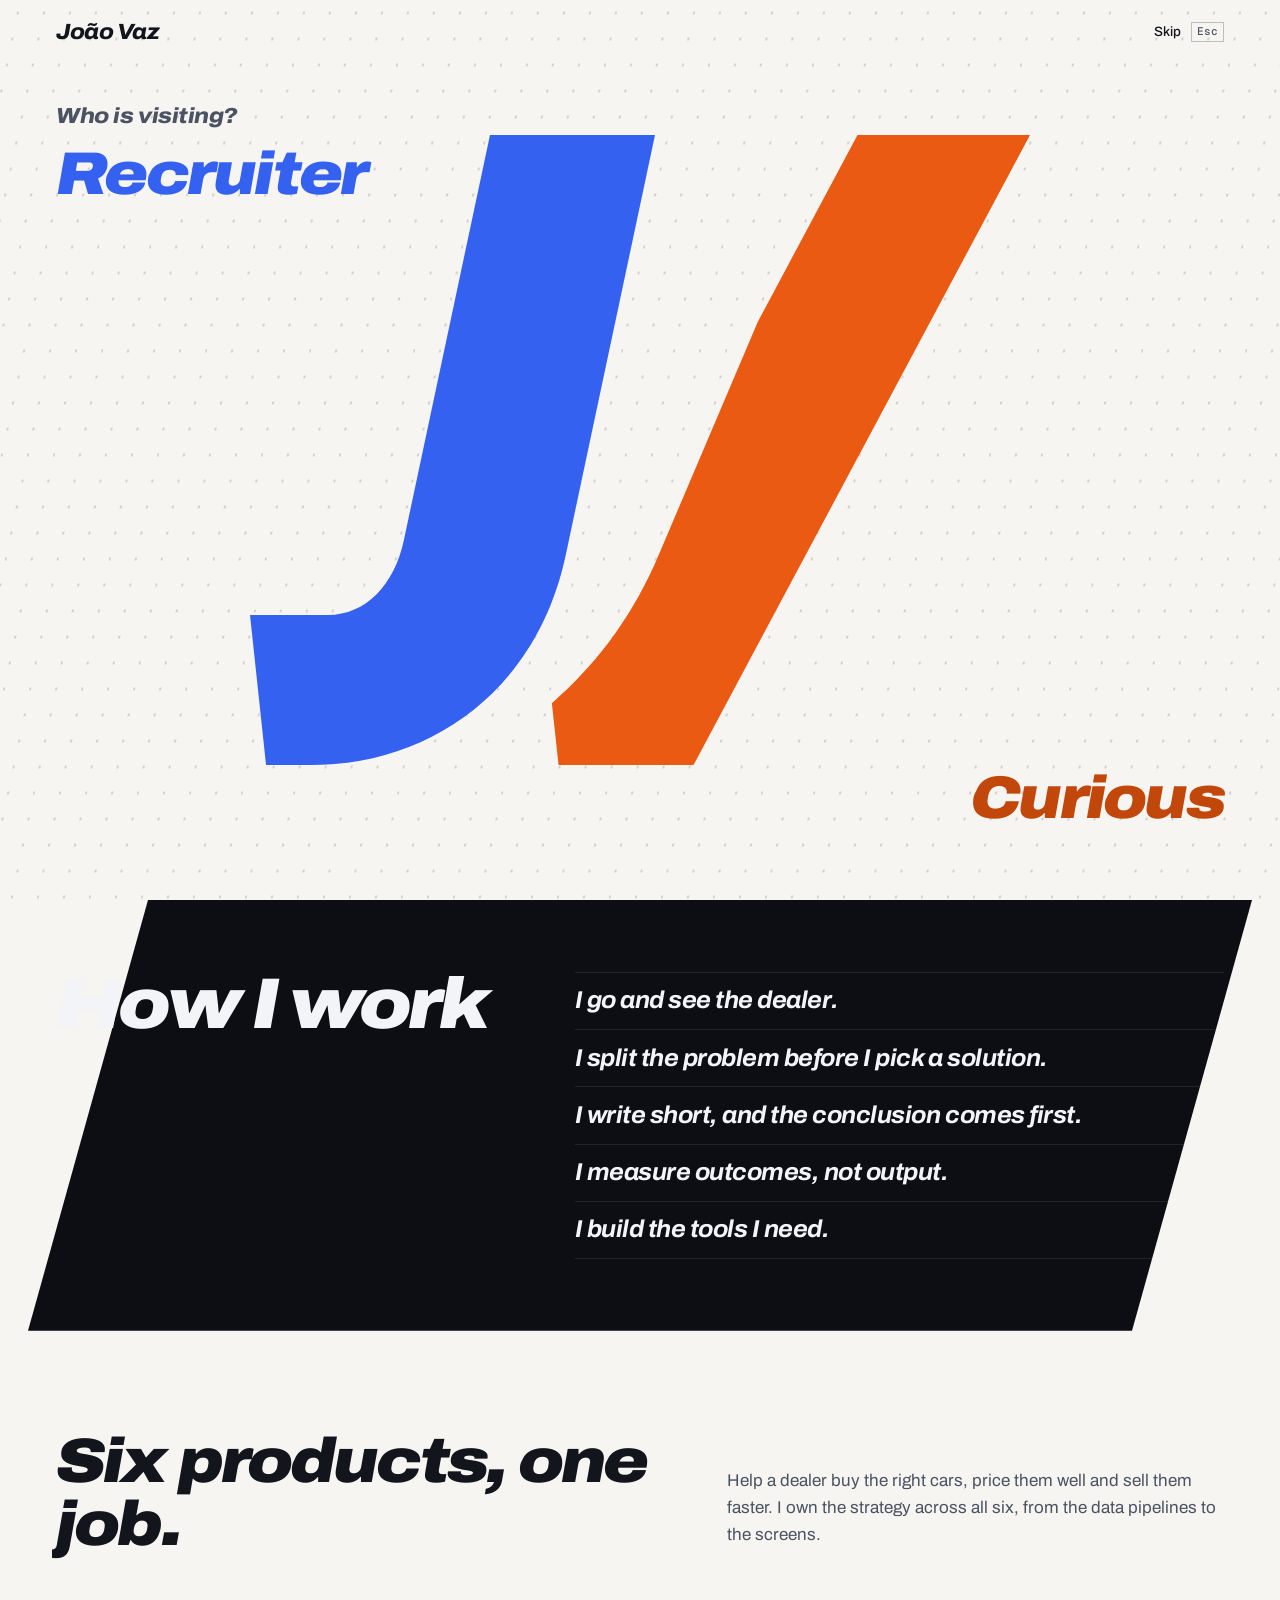
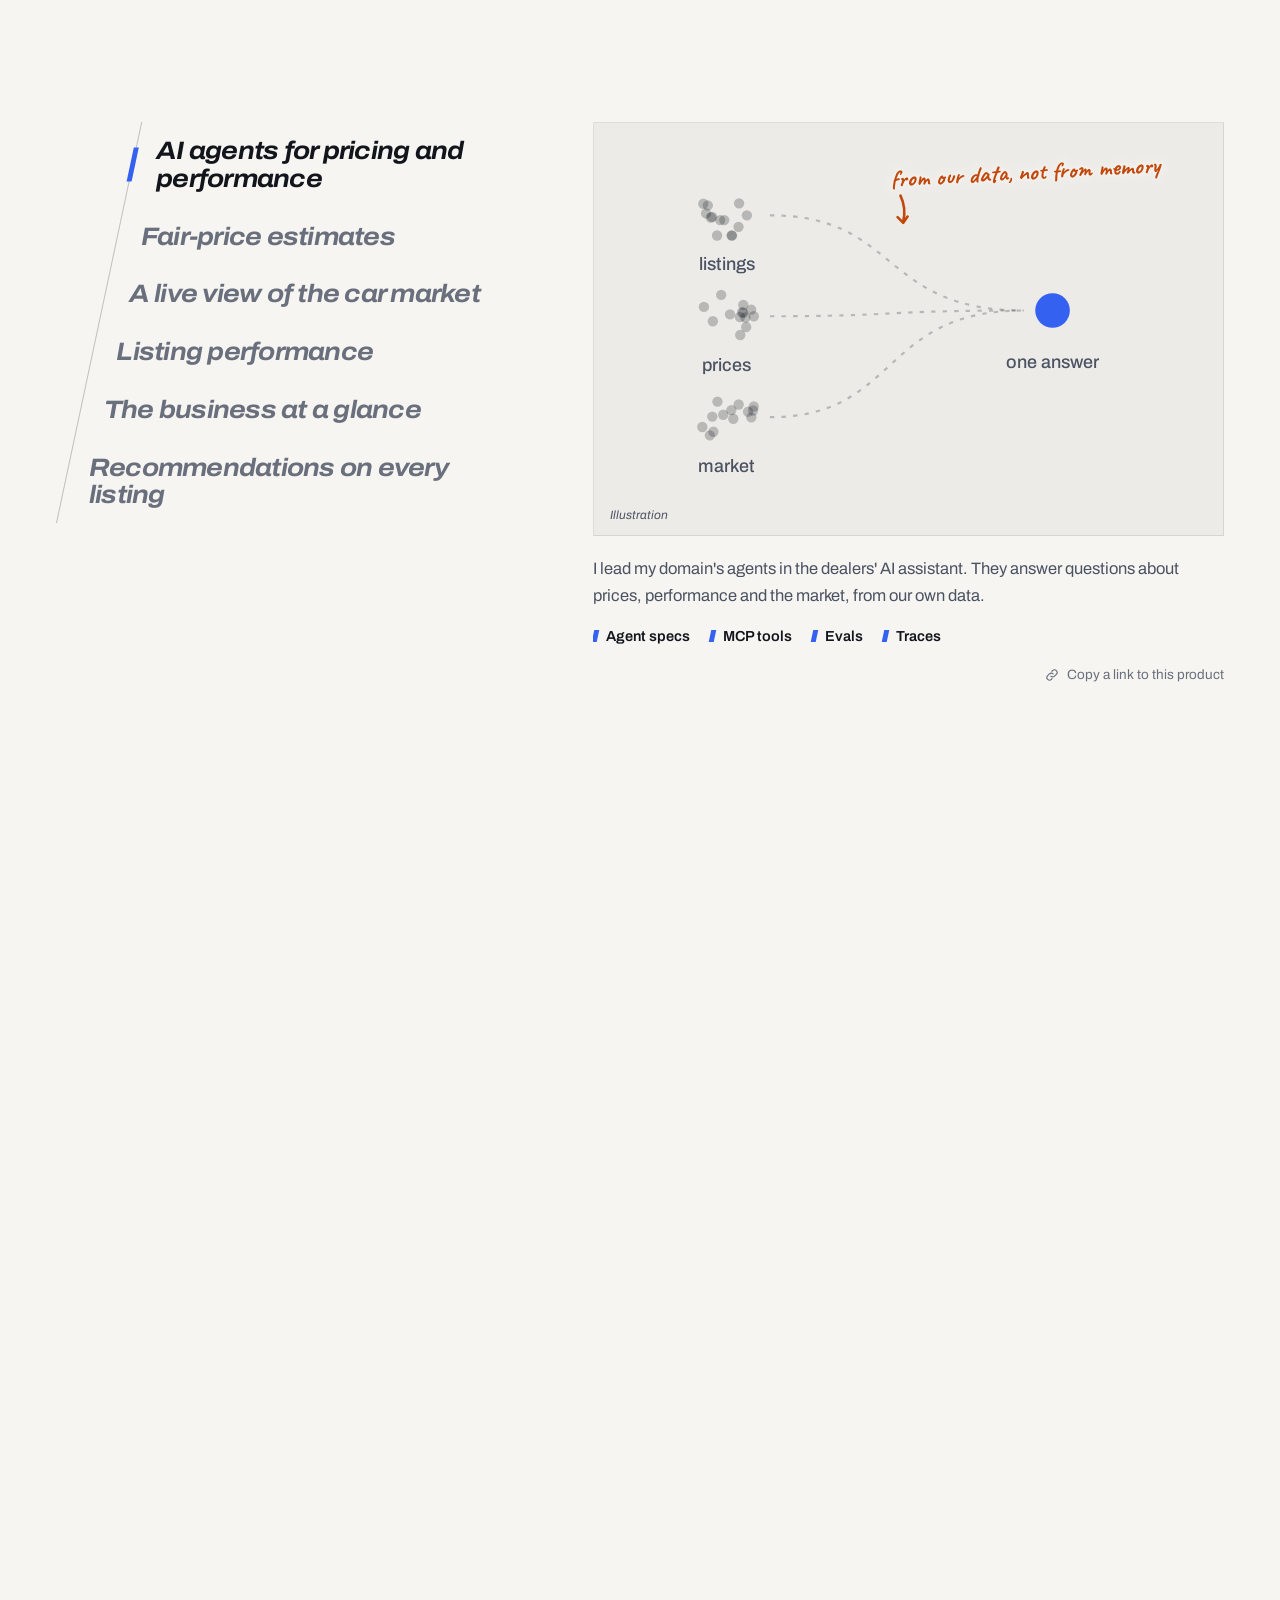
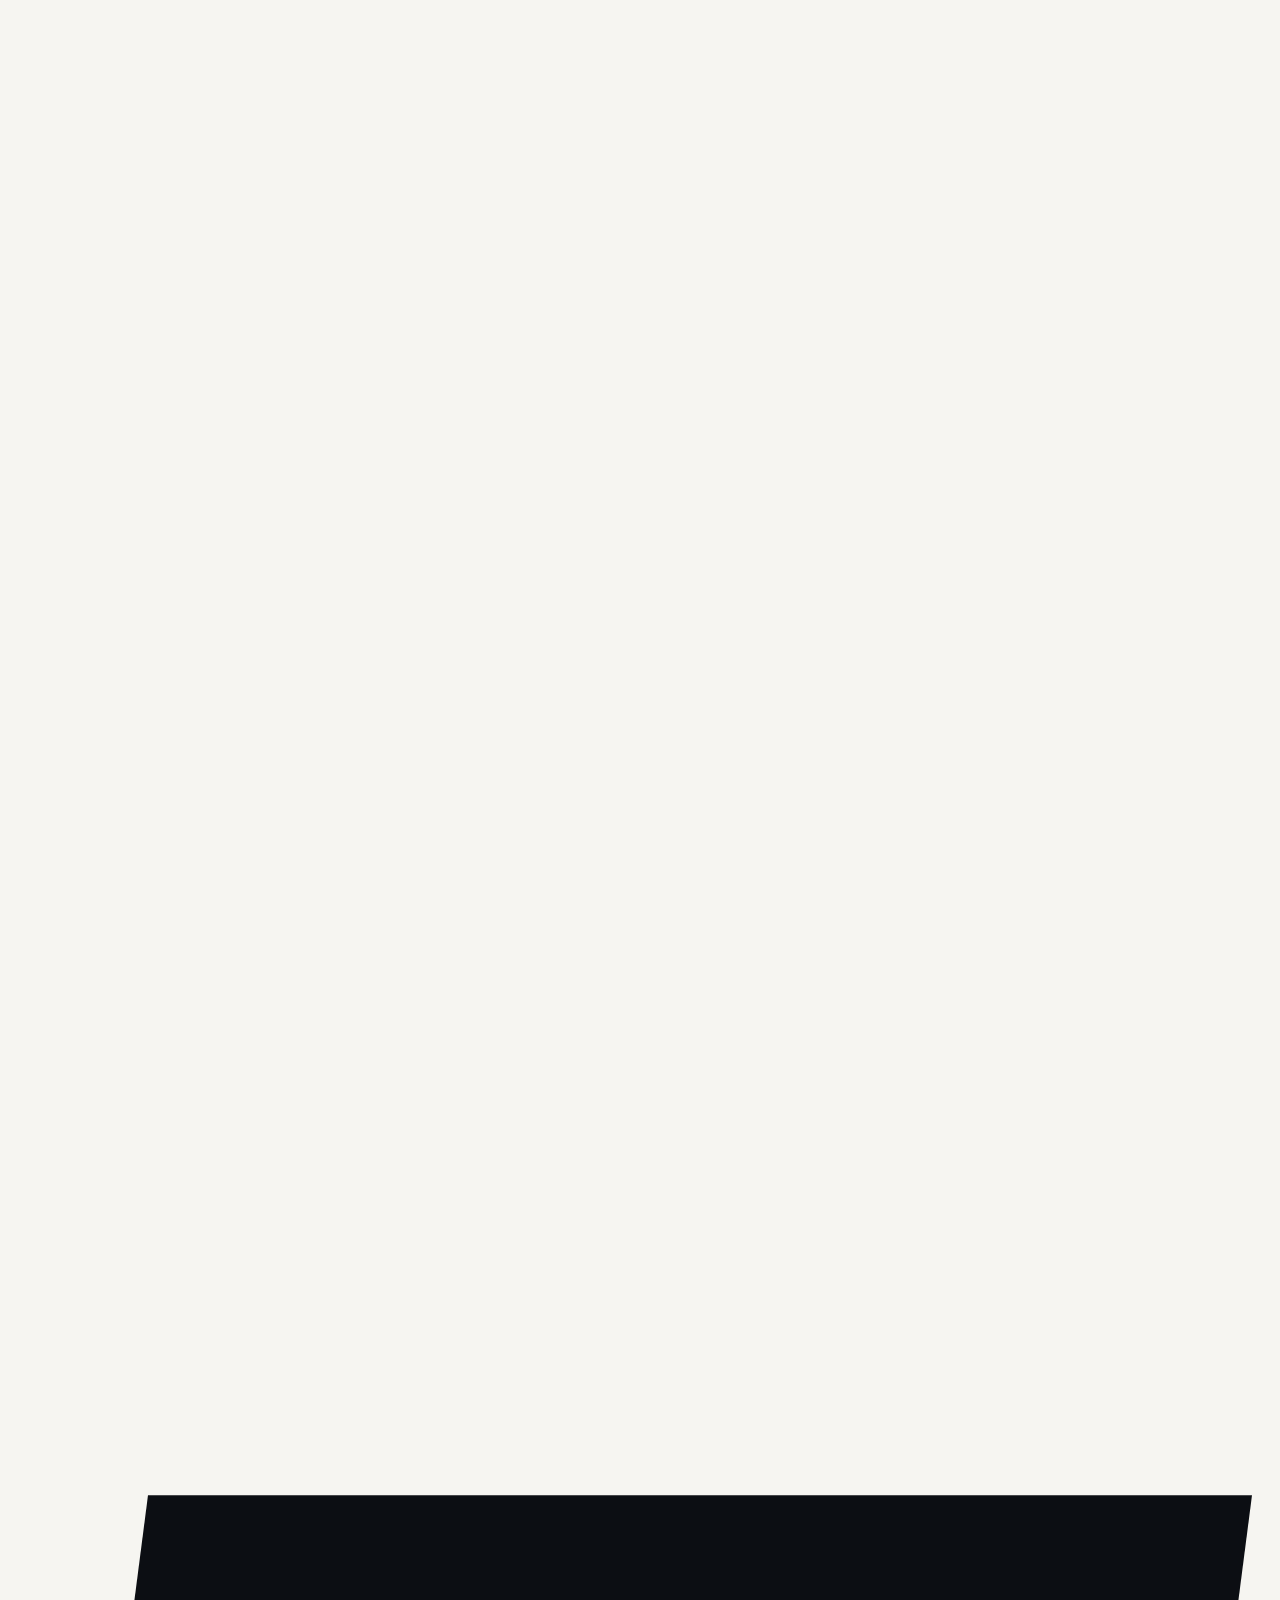
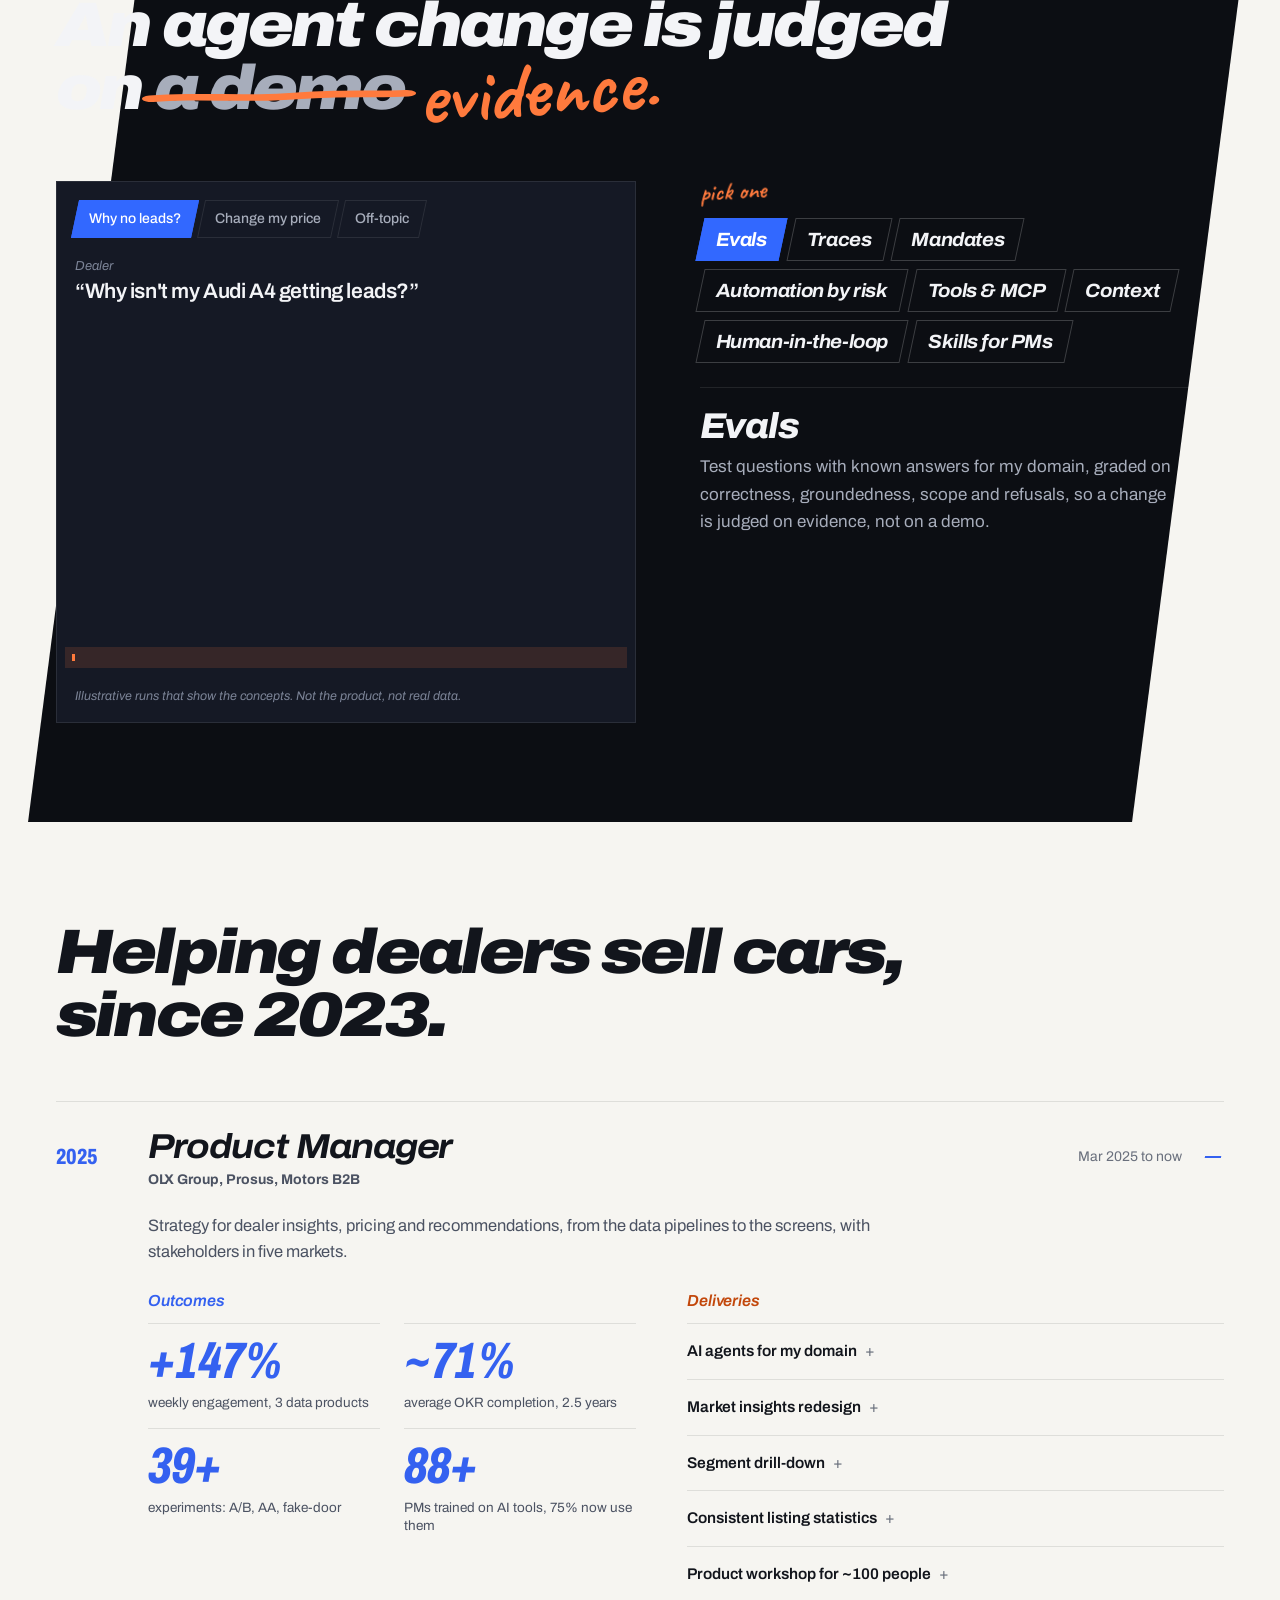
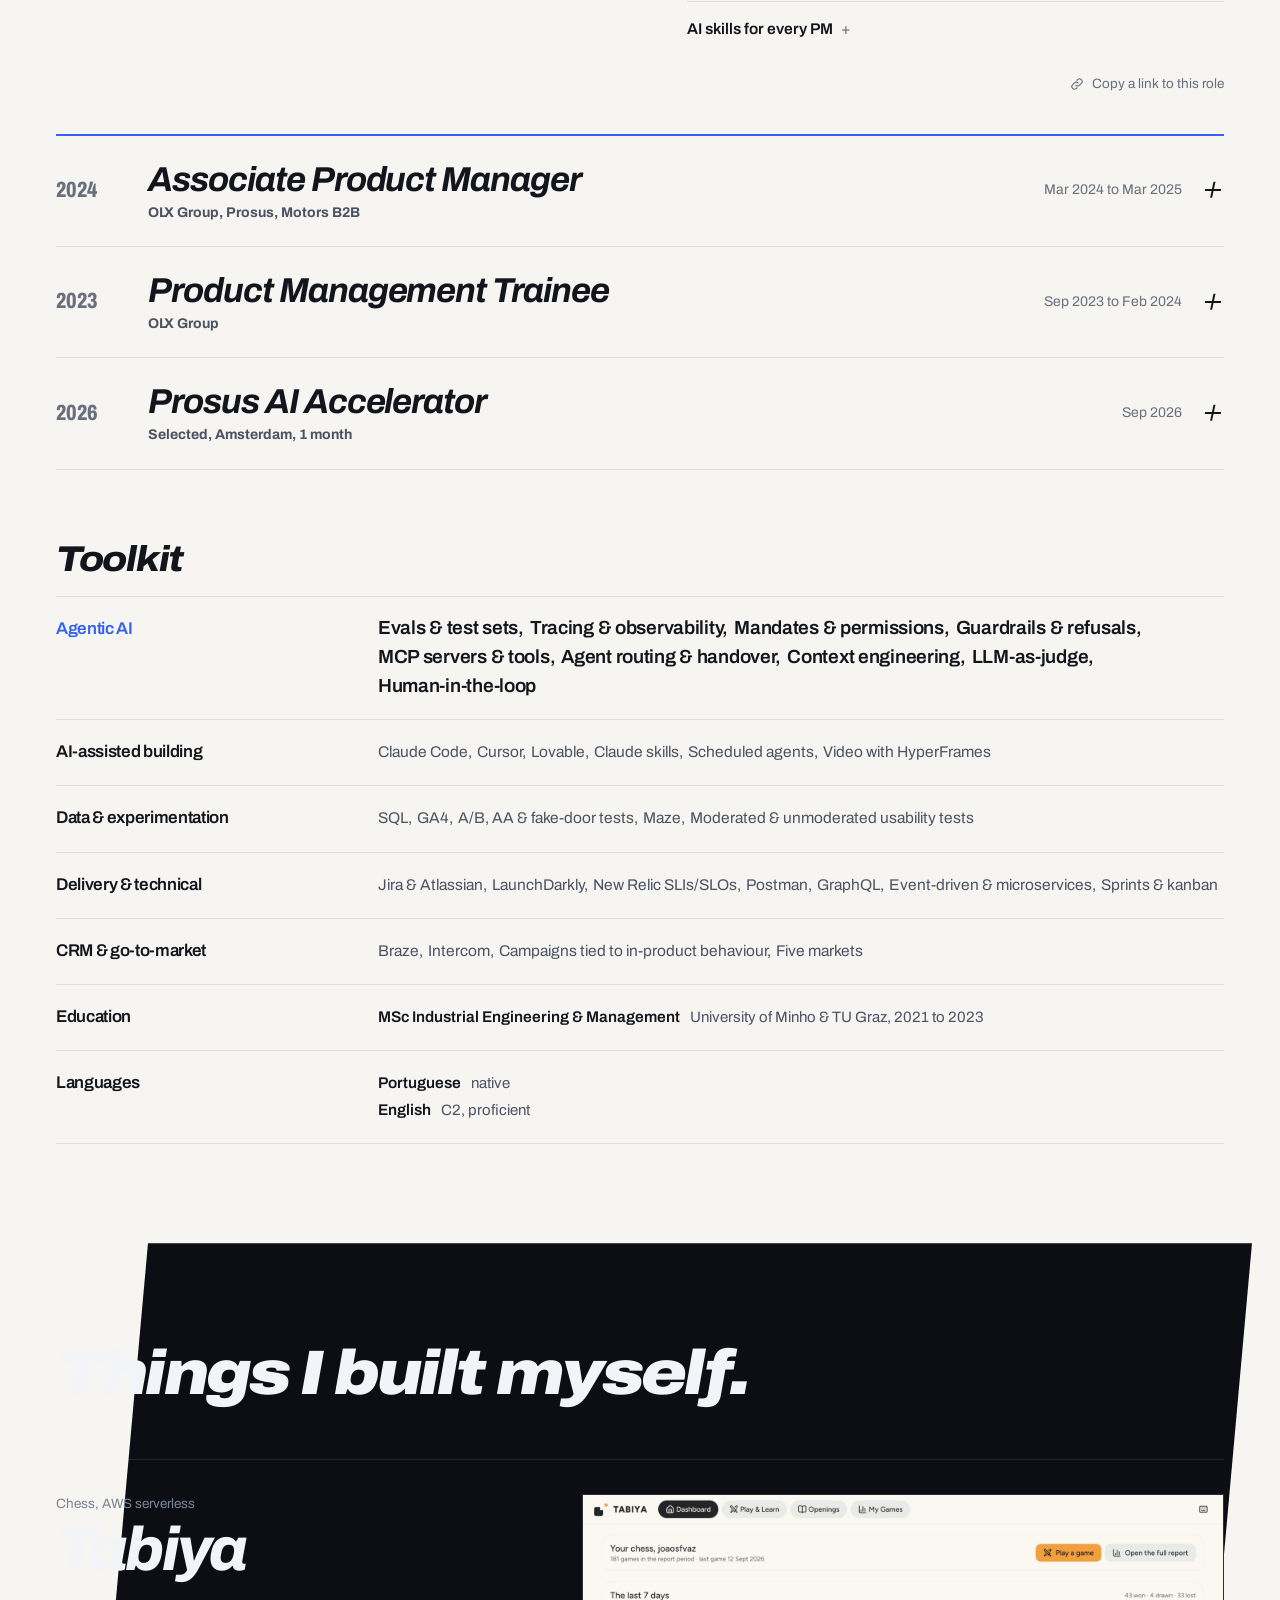
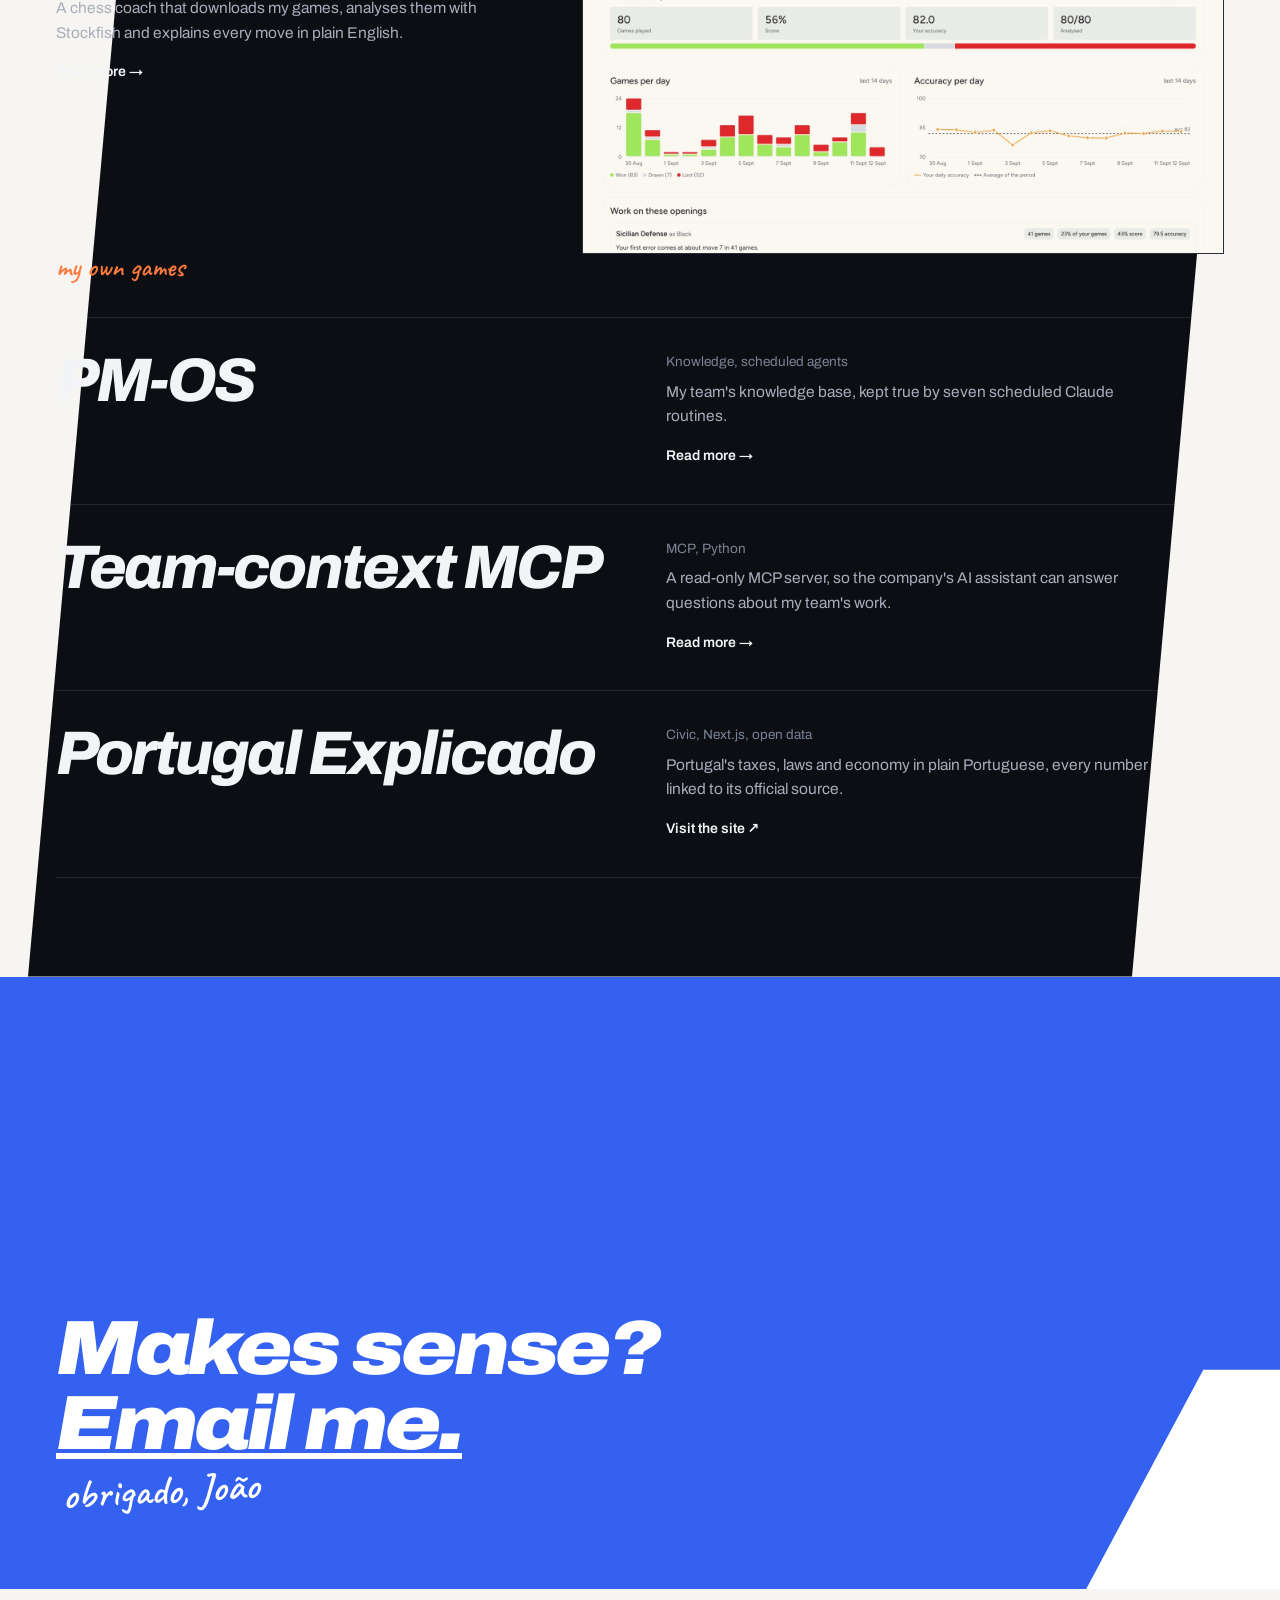
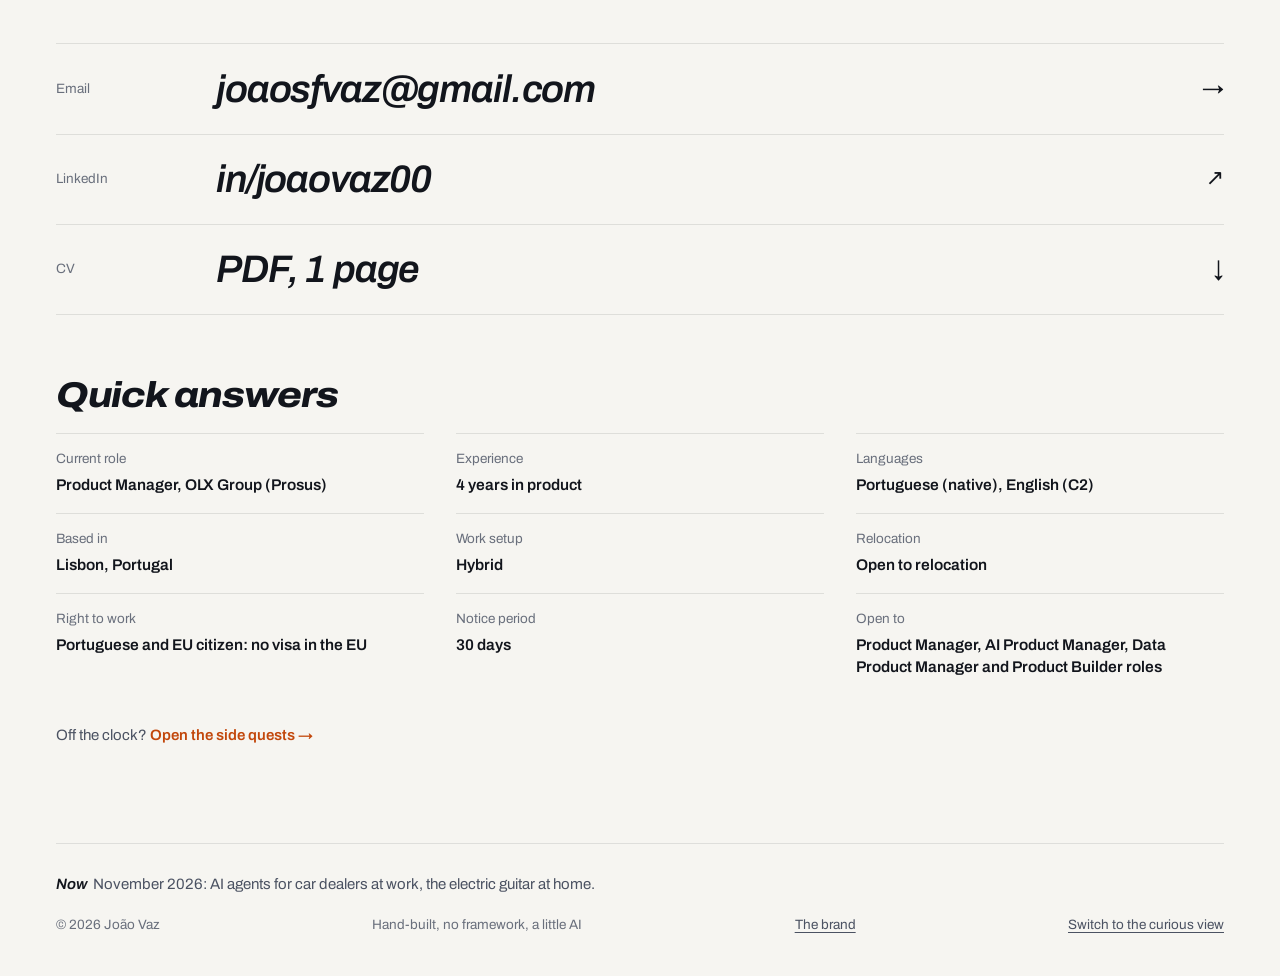
<file: index.html>
<!DOCTYPE html>
<html lang="en">
<head>
  <meta charset="UTF-8" />
  <meta name="viewport" content="width=device-width, initial-scale=1.0" />
  <title>João Vaz — Product Manager · AI &amp; data products</title>
  <meta name="description" content="João Vaz — Product Manager at OLX Group Motors B2B (Prosus). I build tools for 12,000+ car dealers and 10M+ visitors: data products, AI agents with evals and traces, MCP tools and AI-assisted building." />
  <link rel="canonical" href="https://joao-vaz.com/" />
  <!-- icons: the JV monogram, as SVG for modern browsers, PNG and ICO for
       the rest, and full-bleed squares for phones' home screens -->
  <link rel="icon" href="/favicon.svg?v=2026-11-02l" type="image/svg+xml" />
  <link rel="icon" href="/assets/brand/favicon-32.png?v=2026-11-02l" type="image/png" sizes="32x32" />
  <link rel="apple-touch-icon" href="/apple-touch-icon.png?v=2026-11-02l" />
  <link rel="manifest" href="/site.webmanifest" />
  <!-- the card a link preview shows -->
  <meta property="og:type" content="website" />
  <meta property="og:site_name" content="João Vaz" />
  <meta property="og:title" content="João Vaz — Product Manager · AI &amp; data products" />
  <meta property="og:description" content="João Vaz — Product Manager at OLX Group Motors B2B (Prosus). I build tools for 12,000+ car dealers and 10M+ visitors: data products, AI agents with evals and traces, MCP tools and AI-assisted building." />
  <meta property="og:url" content="https://joao-vaz.com/" />
  <meta property="og:image" content="https://joao-vaz.com/assets/brand/og.jpg" />
  <meta property="og:image:width" content="1200" />
  <meta property="og:image:height" content="630" />
  <meta property="og:image:alt" content="João Vaz — I build tools for 12,000+ car dealers and 10M+ visitors." />
  <meta name="twitter:card" content="summary_large_image" />
  <meta name="theme-color" content="#0c0e13" />
  <!-- who this page is about, for search engines -->
  <script type="application/ld+json">
    {
      "@context": "https://schema.org",
      "@type": "Person",
      "name": "João Vaz",
      "url": "https://joao-vaz.com/",
      "image": "https://joao-vaz.com/assets/portrait.jpg",
      "jobTitle": "Product Manager",
      "worksFor": { "@type": "Organization", "name": "OLX Group" },
      "email": "mailto:joaosfvaz@gmail.com",
      "sameAs": ["https://www.linkedin.com/in/joaovaz00"]
    }
  </script>
  <link rel="preconnect" href="https://fonts.googleapis.com" />
  <link rel="preconnect" href="https://fonts.gstatic.com" crossorigin />
  <link href="https://fonts.googleapis.com/css2?family=Archivo:ital,wdth,wght@0,62..125,100..900;1,62..125,100..900&family=Geist+Mono:wght@400;500&family=Caveat:wght@500..700&display=swap" rel="stylesheet" />
  <link rel="stylesheet" href="/home.css?v=2026-11-02l" />
  <!-- Motion is opt-in: every animated state is gated on .js, so the page
       renders finished if the scripts never run. -->
  <script>
    document.documentElement.className += " js";
    /* the theme is set before the first paint: a saved choice, else the
       system's. js/home.js runs the switch. */
    (function () {
      var t = null;
      try { t = localStorage.getItem("theme"); } catch (e) {}
      if (t !== "light" && t !== "dark") t = window.matchMedia("(prefers-color-scheme: light)").matches ? "light" : "dark";
      document.documentElement.setAttribute("data-theme", t);
    })();
    /* the view, also before the first paint: ?mode= picks it and is
       remembered, else the remembered choice. A deep link goes straight to
       the recruiter view; anyone else is asked first ("ask"), and
       js/home.js runs the question. */
    (function () {
      var root = document.documentElement, m = null, q = null, saved = null;
      try { q = new URLSearchParams(location.search); m = q.get("mode"); } catch (e) {}
      try { saved = localStorage.getItem("mode"); } catch (e) {}
      if (m === "recruiter" || m === "curious") {
        try { localStorage.setItem("mode", m); } catch (e) {}
        if (q.get("start")) root.setAttribute("data-mode-new", "");
        history.replaceState(null, "", location.pathname + location.hash);
      } else if (saved === "recruiter" || saved === "curious") m = saved;
      else m = location.hash ? "recruiter" : "ask";
      root.setAttribute("data-mode", m);
      /* fail open: if js/home.js has not taken the question once the
         page's scripts have run (or failed), show the page */
      if (m === "ask") document.addEventListener("DOMContentLoaded", function () {
        if (root.getAttribute("data-mode") === "ask") root.setAttribute("data-mode", "recruiter");
      });
    })();
  </script>
</head>
<body>
  <a class="skip" href="#products" data-for="recruiter">Skip to the work</a>
  <a class="skip" href="#quests" data-for="curious">Skip to the side quests</a>

  <!-- Top bar: the name, the four sections, contact. -->
  <header class="bar is-top" id="bar">
    <a class="bar__name" href="#top" aria-label="João Vaz — home"><svg class="jv" viewBox="8.3 8 104 84" aria-hidden="true"><path d="M40.3 8L62.3 8L50.4 64C46.57 82 32.44 92 16.44 92L10.44 92L8.3 72L18.7 72C23.7 72 27.55 68 28.82 62ZM89.3 8L112.3 8L67.44 92L49.44 92L48.55 83.76C55.29 77.87 59.71 71.25 62.79 64L76.01 32.9Z" /></svg><span class="wordmark" aria-hidden="true">João Vaz</span></a>
    <nav class="bar__links" aria-label="Sections" data-for="recruiter">
      <a href="#products" data-nav="products">Products</a>
      <a href="#ai" data-nav="ai">AI</a>
      <a href="#work" data-nav="work">Experience</a>
      <a href="#projects" data-nav="projects">Projects</a>
    </nav>
    <nav class="bar__links" aria-label="Sections" data-for="curious">
      <a href="#quests" data-nav="quests">Side quests</a>
      <a href="#dayjob" data-nav="dayjob">Day job</a>
      <a href="#projects" data-nav="projects">Projects</a>
    </nav>
    <div class="bar__end">
      <button class="bar__icon bar__find" type="button" data-finder-open data-for="recruiter" aria-label="Find a skill in my work" title="Find a skill"><svg viewBox="0 0 24 24" aria-hidden="true"><circle cx="10.5" cy="10.5" r="6.2" /><path d="M15.2 15.2L20 20" /></svg></button>
      <button class="bar__icon quests-btn" type="button" data-quests-open data-for="recruiter" aria-label="Side quests — the personal side" title="Side quests"><svg viewBox="0 0 24 24" aria-hidden="true"><path d="M7.5 8.5h9a4 4 0 0 1 3.9 4.9l-.9 3.6a2.3 2.3 0 0 1-3.9 1l-1.8-2h-3.6l-1.8 2a2.3 2.3 0 0 1-3.9-1l-.9-3.6a4 4 0 0 1 3.9-4.9z" /><path d="M8.5 11.5v3M7 13h3" /><circle cx="15.5" cy="12" r=".9" /><circle cx="17" cy="14" r=".9" /></svg></button>
      <button class="bar__icon quests-btn xp" type="button" data-qlog-open data-for="curious" aria-label="Quest log" title="Quest log"><svg viewBox="0 0 24 24" aria-hidden="true"><path d="M7.5 8.5h9a4 4 0 0 1 3.9 4.9l-.9 3.6a2.3 2.3 0 0 1-3.9 1l-1.8-2h-3.6l-1.8 2a2.3 2.3 0 0 1-3.9-1l-.9-3.6a4 4 0 0 1 3.9-4.9z" /><path d="M8.5 11.5v3M7 13h3" /><circle cx="15.5" cy="12" r=".9" /><circle cx="17" cy="14" r=".9" /></svg><b class="xp__lv" aria-hidden="true"></b><i class="xp__bar" aria-hidden="true"><i></i></i></button>
      <button class="bar__icon theme" type="button" data-theme-toggle aria-label="Switch to the light theme">
        <svg class="theme__sun" viewBox="0 0 24 24" aria-hidden="true"><circle cx="12" cy="12" r="4.2" /><path d="M12 2.6v2.2M12 19.2v2.2M4.6 4.6l1.6 1.6M17.8 17.8l1.6 1.6M2.6 12h2.2M19.2 12h2.2M4.6 19.4l1.6-1.6M17.8 6.2l1.6-1.6" /></svg>
        <svg class="theme__moon" viewBox="0 0 24 24" aria-hidden="true"><path d="M20 14.5A8.3 8.3 0 0 1 9.5 4a8.3 8.3 0 1 0 10.5 10.5Z" /></svg>
      </button>
      <a class="bar__icon" href="https://linkedin.com/in/joaovaz00" target="_blank" rel="noopener" aria-label="LinkedIn"><svg viewBox="0 0 24 24" aria-hidden="true"><path d="M20.447 20.452h-3.554v-5.569c0-1.328-.027-3.037-1.852-3.037-1.853 0-2.136 1.445-2.136 2.939v5.667H9.351V9h3.414v1.561h.046c.477-.9 1.637-1.85 3.37-1.85 3.601 0 4.267 2.37 4.267 5.455v6.286zM5.337 7.433c-1.144 0-2.063-.926-2.063-2.065 0-1.138.92-2.063 2.063-2.063 1.14 0 2.064.925 2.064 2.063 0 1.139-.925 2.065-2.064 2.065zm1.782 13.019H3.555V9h3.564v11.452zM22.225 0H1.771C.792 0 0 .774 0 1.729v20.542C0 23.227.792 24 1.771 24h20.451C23.2 24 24 23.227 24 22.271V1.729C24 .774 23.2 0 22.222 0h.003z" /></svg></a>
      <!-- Which view this is, and the way to the other one: two quiet
           words, the current one marked. The other one wipes the page
           into that view (js/home.js) -->
      <div class="mode-switch" role="group" aria-label="Site view" data-on="recruiter">
        <a href="/?mode=recruiter" data-mode-switch="recruiter">Recruiter</a>
        <a href="/?mode=curious" data-mode-switch="curious">Curious</a>
      </div>
      <a class="btn btn--ink btn--sm" href="#contact" data-nav="contact">Contact</a>
    </div>
  </header>

  <!-- Phones: the same sections in a dock at the bottom, under the thumb. -->
  <nav class="dock" aria-label="Sections" data-for="recruiter">
    <a href="#products" data-nav="products">Products</a>
    <a href="#ai" data-nav="ai">AI</a>
    <a href="#work" data-nav="work">Work</a>
    <a href="#projects" data-nav="projects">Projects</a>
    <a href="#contact" data-nav="contact">Contact</a>
  </nav>
  <nav class="dock" aria-label="Sections" data-for="curious">
    <a href="#quests" data-nav="quests">Quests</a>
    <a href="#dayjob" data-nav="dayjob">Day job</a>
    <a href="#projects" data-nav="projects">Projects</a>
    <a href="#contact" data-nav="contact">Contact</a>
  </nav>

  <main>
    <!-- HERO -->
    <section class="hero" id="top">
      <!-- A field of dots that rises under the pointer and ripples out
           from the photo once on arrival. Decorative; js/home.js draws it. -->
      <canvas class="hero__field" aria-hidden="true"></canvas>
      <div class="hero__grid">
        <div class="hero__copy">
          <div class="hero__lead">
            <!-- On screen the name stays in the bar and the mark says the rest;
                 the heading is for screen readers and for paper. -->
            <h1 class="hero__name">
              <span class="line"><span>João</span></span>
              <span class="line"><span>Vaz</span></span>
            </h1>
            <p class="hero__print"><a href="mailto:joaosfvaz@gmail.com">joaosfvaz@gmail.com</a> · <a href="https://linkedin.com/in/joaovaz00">linkedin.com/in/joaovaz00</a> · <a href="https://joao-vaz.com">joao-vaz.com</a></p>
            <p class="hero__role rv" data-for="recruiter">Product Manager, OLX Group</p>
            <p class="hero__line rv" data-for="recruiter">I build tools for <b>12,000+ car dealers</b> and <b>10M+ visitors</b>.</p>
            <p class="hero__line rv" data-for="curious">Tools for car dealers by day. After hours, <b>chess, sport</b> and <b>a camera</b>.</p>
            <!-- for paper only -->
            <p class="hero__pitch" data-for="recruiter">Product Manager at OLX Group (Motors, B2B), part of Prosus. I set
            the strategy for a 10-person team and build my own agents.</p>
          </div>
          <div class="hero__rest">
            <div class="hero__actions rv" data-for="curious">
              <a class="btn btn--ink" href="#quests">
                <span>See the side quests</span>
                <svg viewBox="0 0 24 24" aria-hidden="true"><path d="M5 12h14M13 6l6 6-6 6" /></svg>
              </a>
              <a class="btn btn--line" href="https://linkedin.com/in/joaovaz00" target="_blank" rel="noopener" data-chat-open>Say hi</a>
            </div>
            <!-- Opens the message box (js/home.js); without the script it is a
                 plain link to LinkedIn. -->
            <div class="hero__actions rv" data-for="recruiter">
              <a class="btn btn--ink" href="https://linkedin.com/in/joaovaz00" target="_blank" rel="noopener" data-chat-open>
                <span>Message me</span>
                <svg viewBox="0 0 24 24" aria-hidden="true"><path d="M5 12h14M13 6l6 6-6 6" /></svg>
              </a>
              <a class="btn btn--line" href="#products">See the work</a>
            </div>
          </div>
        </div>
        <!-- The mark: the J is solid colour and the V holds the portrait,
             printed in the same colour. Under the pointer the print turns to
             full colour. -->
        <figure class="hero__photo rv">
          <svg class="hero__clips" width="0" height="0" aria-hidden="true"><defs>
            <clipPath id="clip-j" clipPathUnits="objectBoundingBox"><path transform="scale(0.0096154 0.0119048) translate(-8.3 -8)" d="M40.3 8L62.3 8L50.4 64C46.57 82 32.44 92 16.44 92L10.44 92L8.3 72L18.7 72C23.7 72 27.55 68 28.82 62Z"/></clipPath>
            <clipPath id="clip-v" clipPathUnits="objectBoundingBox"><path transform="scale(0.0096154 0.0119048) translate(-8.3 -8)" d="M89.3 8L112.3 8L67.44 92L49.44 92L48.55 83.76C55.29 77.87 59.71 71.25 62.79 64L76.01 32.9Z"/></clipPath>
          </defs></svg>
          <div class="hero__mark">
            <div class="hero__form hero__form--j"></div>
            <div class="hero__form hero__form--v">
              <img class="hero__mono" src="/assets/portrait.jpg" alt="Portrait of João Vaz with a Prosus AI Accelerator lanyard" width="1200" height="1600" fetchpriority="high" />
              <span class="hero__colour" aria-hidden="true"><img src="/assets/portrait.jpg" alt="" width="1200" height="1600" /></span>
            </div>
          </div>
        </figure>
      </div>

      <!-- The numbers at a glance, for paper only: on screen they live in
           the sentence above and in the roles they came from (see Print). -->
      <dl class="figures wrap" data-for="recruiter">
        <div><dt>+150%</dt><dd>weekly engagement across 3 data products, in 18 months</dd></div>
        <div><dt>12k+</dt><dd>professional car dealers in Portugal, Poland and Romania</dd></div>
        <div><dt>40+</dt><dd>experiments: A/B, AA and fake-door</dd></div>
        <div><dt>75+</dt><dd>in-person dealer interviews</dd></div>
        <div><dt>90+</dt><dd>PMs trained on AI tooling</dd></div>
      </dl>
    </section>

    <!-- A strip that runs sideways and speeds up with the scroll; it turns
         round when the scroll does. A recruiter sees what I work on, the
         curious view sees my photos. Decorative: the side quests show the
         same photos with what is in each. The words go narrow, wide,
         narrow, so keep their number even or the copied set flips them. -->
    <div class="strip" aria-hidden="true">
      <div class="strip__track" data-strip>
        <span data-for="recruiter">AI agents</span><b data-for="recruiter">+</b><i data-for="recruiter">Evals</i><b data-for="recruiter">+</b><span data-for="recruiter">Traces</span><b data-for="recruiter">+</b><i data-for="recruiter">MCP</i><b data-for="recruiter">+</b><span data-for="recruiter">Data products</span><b data-for="recruiter">+</b><i data-for="recruiter">Pricing</i><b data-for="recruiter">+</b><span data-for="recruiter">Experimentation</span><b data-for="recruiter">+</b><i data-for="recruiter">Dealer research</i><b data-for="recruiter">+</b>
        <img data-for="curious" src="/assets/life/sports-1-sm.jpg" alt="" width="640" height="800" decoding="async" />
        <img data-for="curious" src="/assets/life/landscape-2-sm.jpg" alt="" width="640" height="1056" decoding="async" />
        <img data-for="curious" src="/assets/life/sports-2-sm.jpg" alt="" width="640" height="800" decoding="async" />
        <img data-for="curious" src="/assets/life/landscape-3-sm.jpg" alt="" width="640" height="960" decoding="async" />
        <img data-for="curious" src="/assets/life/sports-8-sm.jpg" alt="" width="640" height="1138" decoding="async" />
        <img data-for="curious" src="/assets/life/landscape-5-sm.jpg" alt="" width="640" height="960" decoding="async" />
        <img data-for="curious" src="/assets/life/sports-3-sm.jpg" alt="" width="640" height="800" decoding="async" />
        <img data-for="curious" src="/assets/life/landscape-7-sm.jpg" alt="" width="640" height="960" decoding="async" />
      </div>
    </div>

    <!-- SIDE QUESTS, on the page — the curious view only. The content is
         the side quests panel's own: js/home.js moves it in here, so it is
         written once. -->
    <section class="section invert" id="quests" data-for="curious">
      <div class="wrap">
        <header class="head">
          <h2 class="rv">What I do when the laptop closes.</h2>
        </header>
        <div class="quests-inline" data-quests-inline></div>
      </div>
    </section>

    <!-- DAY JOB — the curious view's short version of the CV -->
    <section class="section" id="dayjob" data-for="curious">
      <div class="wrap">
        <header class="head">
          <h2 class="rv">I build tools for 12,000+ car dealers.</h2>
          <p class="head__intro rv">I am a Product Manager at OLX Group (Motors, B2B), part of Prosus. My
            team builds the products dealers use to price and sell their cars, and I lead the AI agents
            for our domain in the dealers' assistant.</p>
        </header>
        <!-- the same numbers as the CV, in a sentence rather than a row -->
        <p class="dayjob__facts rv">So far: <b>+150%</b> weekly engagement across 3 data products, in 18 months;
          <b>75+</b> in-person dealer interviews; and <b>90+</b> PMs trained on AI tooling.</p>
        <p class="dayjob__cta rv"><a class="btn btn--line" href="/?mode=recruiter" data-mode-switch="recruiter">See the full CV <svg viewBox="0 0 24 24" aria-hidden="true"><path d="M5 12h14M13 6l6 6-6 6" /></svg></a></p>
      </div>
    </section>

    <!-- HOW I WORK — five habits, in a band of their own before the work
         they shaped. On wide screens the heading stays put while the list
         runs past it; each habit lights up as it reaches the reading line
         (js/home.js), and without the script all of them are lit. -->
    <section class="section invert how" id="how" data-for="recruiter">
      <div class="wrap how__grid">
        <header class="head how__head">
          <h2 class="rv">How <span class="nowrap">I work</span></h2>
        </header>
        <dl class="how__list">
          <div class="how__row rv" data-ev="research b2b"><dt>I go and see the dealer.</dt><dd>More than 75 interviews in three countries. A solution meets dealers before it goes into delivery.</dd></div>
          <div class="how__row rv" data-ev="strategy research"><dt>I split the problem before I pick a solution.</dt><dd>By the job the user is trying to do, with more than one end state on the table.</dd></div>
          <div class="how__row rv" data-ev="strategy stakeholders"><dt>I write short, and the conclusion comes first.</dt><dd>Each option sized, each choice with its reason, and tickets that anyone can test.</dd></div>
          <div class="how__row rv" data-ev="leading strategy delivery"><dt>I measure outcomes, not output.</dt><dd>A key result says what changed for the dealer, not what we shipped.</dd></div>
          <div class="how__row rv" data-ev="building agents"><dt>I build the tools I need.</dt><dd>Agents, Claude skills and the side projects further down.</dd></div>
        </dl>
      </div>
    </section>

    <!-- PRODUCTS -->
    <!-- An accordion: one product open at a time. Without the script every
         panel is open, so nothing is ever hidden behind a broken button. -->
    <section class="section" id="products" data-for="recruiter">
      <div class="wrap">
        <header class="head head--split">
          <h2 class="rv">Six products, one job.</h2>
          <p class="head__intro rv" data-ev="strategy b2b">Help a dealer buy the right cars, price them well and sell them
            faster. I own the strategy across all six, from the data pipelines to the screens.</p>
        </header>

        <div class="acc" data-acc>
          <div class="acc__item rv is-open" id="product-agents" data-ev="agents evals">
            <h3><button class="acc__head" type="button" aria-expanded="true">
              <span class="acc__title">AI agents for pricing and performance</span>
              <span class="tag">AI agents</span>
              <i class="acc__icon" aria-hidden="true"></i>
            </button></h3>
            <div class="acc__panel"><div class="acc__body">
              <div class="viz" data-viz="agents" aria-hidden="true"><span class="viz__cap">Illustration</span></div>
              <p>I lead my domain's agents in the dealers' AI assistant. They answer questions about
                prices, performance and the market, from our own data.</p>
              <ul class="keys"><li>Agent specs</li><li>MCP tools</li><li>Evals</li><li>Traces</li></ul>
            </div></div>
          </div>
          <div class="acc__item rv" id="product-fair-price" data-ev="ml">
            <h3><button class="acc__head" type="button" aria-expanded="false">
              <span class="acc__title">Fair-price estimates</span>
              <span class="tag">Machine learning</span>
              <i class="acc__icon" aria-hidden="true"></i>
            </button></h3>
            <div class="acc__panel"><div class="acc__body">
              <div class="viz" data-viz="price" aria-hidden="true"><span class="viz__cap">Illustration. Each dot is a car.</span></div>
              <p>What each car is worth and how fast cars like it sell, next to the dealer's asking
                price.</p>
              <ul class="keys"><li>ML model</li><li>Price-to-market</li><li>Time to sell</li></ul>
            </div></div>
          </div>
          <div class="acc__item rv" id="product-market" data-ev="ml analytics">
            <h3><button class="acc__head" type="button" aria-expanded="false">
              <span class="acc__title">A live view of the car market</span>
              <span class="tag">Market intelligence</span>
              <i class="acc__icon" aria-hidden="true"></i>
            </button></h3>
            <div class="acc__panel"><div class="acc__body">
              <div class="viz" data-viz="market" aria-hidden="true"><span class="viz__cap">Illustration. Each dot is a car.</span></div>
              <p>Supply, demand and prices for every segment of the market, down to the competing
                listings, so a dealer knows what to buy next.</p>
              <ul class="keys"><li>Supply &amp; demand</li><li>Days of supply</li><li>Competitor listings</li></ul>
            </div></div>
          </div>
          <div class="acc__item rv" id="product-performance" data-ev="ml analytics">
            <h3><button class="acc__head" type="button" aria-expanded="false">
              <span class="acc__title">Listing performance</span>
              <span class="tag">Analytics</span>
              <i class="acc__icon" aria-hidden="true"></i>
            </button></h3>
            <div class="acc__panel"><div class="acc__body">
              <div class="viz" data-viz="funnel" aria-hidden="true"><span class="viz__cap">Illustration. Each dot is a car.</span></div>
              <p>Views to calls for every car, benchmarked against similar cars. Every dealer gets it,
                on every plan.</p>
              <ul class="keys"><li>Funnel metrics</li><li>Benchmarks</li></ul>
            </div></div>
          </div>
          <div class="acc__item rv" id="product-home" data-ev="ml">
            <h3><button class="acc__head" type="button" aria-expanded="false">
              <span class="acc__title">The business at a glance</span>
              <span class="tag">Home screen</span>
              <i class="acc__icon" aria-hidden="true"></i>
            </button></h3>
            <div class="acc__panel"><div class="acc__body">
              <div class="viz" data-viz="home" aria-hidden="true"><span class="viz__cap">Illustration. Each dot is a car.</span></div>
              <p>How the dealership is doing at a glance, with alerts that lead straight to the cars
                that need action.</p>
              <ul class="keys"><li>Stock health</li><li>Alerts</li><li>Multi-branch</li></ul>
            </div></div>
          </div>
          <div class="acc__item rv" id="product-recommendations" data-ev="ml">
            <h3><button class="acc__head" type="button" aria-expanded="false">
              <span class="acc__title">Recommendations on every listing</span>
              <span class="tag">Next-best action</span>
              <i class="acc__icon" aria-hidden="true"></i>
            </button></h3>
            <div class="acc__panel"><div class="acc__body">
              <div class="viz" data-viz="recs" aria-hidden="true"><span class="viz__cap">Illustration. Each dot is a car.</span></div>
              <p>One next step per car, from the signals of every product above: renew it, reprice it
                or give it more visibility.</p>
              <ul class="keys"><li>Pricing</li><li>Renewal</li><li>Visibility</li></ul>
            </div></div>
          </div>
        </div>
      </div>
    </section>

    <!-- AI -->
    <!-- A playable trace: pick a dealer question and the run plays out —
         routing, tool calls, the mandate check, the answer, the evals.
         The markup holds the first run finished; js/home.js takes over. -->
    <section class="section invert" id="ai" data-for="recruiter">
      <div class="wrap">
        <header class="head">
          <!-- "a demo" is struck through by hand and "evidence" written over
               it; screen readers get the plain sentence -->
          <h2 class="rv">An agent change is judged on <span aria-hidden="true"><s class="strike">a demo<svg class="mark" viewBox="0 0 100 20" preserveAspectRatio="none"><path pathLength="1" d="M2 13C20 9 38 14 56 10S88 9 98 7" /></svg></s> <span class="scrawl">evidence.</span></span><span class="sr-only">evidence, not on a demo.</span></h2>
        </header>

        <div class="ai">
          <figure class="trace rv" data-trace>
            <div class="trace__asks" role="tablist" aria-label="Pick a dealer question">
              <button type="button" role="tab" aria-selected="true" data-run="0">Why no leads?</button>
              <button type="button" role="tab" aria-selected="false" data-run="1">Change my price</button>
              <button type="button" role="tab" aria-selected="false" data-run="2">Off-topic</button>
            </div>
            <div class="trace__run" data-trace-run aria-live="polite">
              <p class="trace__q"><span>dealer</span>“Why isn't my Audi A4 getting leads?”</p>
              <ol class="trace__spans">
                <li style="--s:0;--w:14"><span>route → pricing &amp; performance agent</span><em>38 ms</em></li>
                <li style="--s:8;--w:30" class="is-tool"><span>tool · listing_performance(car)</span><em>212 ms</em></li>
                <li style="--s:10;--w:26" class="is-tool"><span>tool · fair_price(car)</span><em>187 ms</em></li>
                <li style="--s:40;--w:6" class="is-check"><span>mandate · read-only ✓</span><em>2 ms</em></li>
                <li style="--s:46;--w:44"><span>answer · grounded in 2 tool results</span><em>1.4 s</em></li>
              </ol>
              <p class="trace__a"><span>assistant</span>“It's priced 9% above similar A4s and views fell after day 12. Cars like it sell in about 24 days at market price.”</p>
              <ul class="trace__evals"><li>correctness</li><li>groundedness</li><li>scope</li><li>plain language</li></ul>
            </div>
            <figcaption><button class="trace__again" type="button" data-again hidden>Run again ↻</button><span>Illustrative runs that show the concepts. Not the product, not real data.</span></figcaption>
          </figure>

          <!-- The terms behind the trace. With the script each term is a
               word to pick: its definition shows under them and the part
               of the trace it is about lights up. Without it, a list -->
          <div class="concepts__col">
          <p class="note concepts__hint" aria-hidden="true">pick one</p>
          <dl class="concepts">
            <div class="rv" data-ev="evals" data-hl="evals"><dt>Evals</dt><dd>Test questions with known answers for my domain, graded on correctness, groundedness, scope and refusals, so a change is judged on evidence, not on a demo.</dd></div>
            <div class="rv" data-ev="evals" data-hl="spans"><dt>Traces</dt><dd>I read agent runs span by span to catch invented values, routing errors and the same question getting two different answers.</dd></div>
            <div class="rv" data-ev="agents" data-hl="check"><dt>Mandates</dt><dd>What an agent may do for a user: read-only or acting, whether an action can be reverted, and when a human must confirm.</dd></div>
            <div class="rv" data-ev="agents" data-hl="check"><dt>Automation by risk</dt><dd>Each capability gets the lightest level of automation its risk allows.</dd></div>
            <div class="rv" data-ev="agents" data-hl="tool"><dt>Tools &amp; MCP</dt><dd>Domain data behind MCP tools the agent calls, so answers come from the source, not from the model's memory.</dd></div>
            <div class="rv" data-ev="agents" data-hl="route"><dt>Context</dt><dd>Personas, playbooks under a token budget, what an agent is not for and where it hands over.</dd></div>
            <div class="rv" data-ev="evals agents" data-hl="human"><dt>Human-in-the-loop</dt><dd>Human review on critical paths until there are enough traces to trust an LLM judge.</dd></div>
            <div class="rv" data-ev="leading building agents"><dt>Skills for PMs</dt><dd>I wrote the Claude skills rolled out to every PM in our unit, to define their domain's agent and to decide when a change needs a spec.</dd></div>
          </dl>
          </div>
        </div>
      </div>
    </section>

    <!-- EXPERIENCE -->
    <section class="section" id="work" data-for="recruiter">
      <div class="wrap">
        <header class="head">
          <h2 class="rv">Helping dealers sell cars, since 2023.</h2>
        </header>

        <!-- Each role splits into what changed (outcomes, as numbers that
             count up when the role opens) and what shipped (deliveries,
             one line each). -->
        <div class="acc acc--roles" data-acc>
          <div class="acc__item rv is-open" id="role-pm">
            <h3><button class="acc__head" type="button" aria-expanded="true">
              <span class="acc__n">2025</span>
              <span class="acc__title">Product Manager <small>OLX Group, Prosus, Motors B2B</small></span>
              <span class="acc__when">Mar 2025 to now</span>
              <i class="acc__icon" aria-hidden="true"></i>
            </button></h3>
            <div class="acc__panel"><div class="acc__body">
              <p class="role__sum" data-ev="strategy stakeholders">Strategy for dealer insights, pricing and recommendations, from the data pipelines to the screens, with stakeholders in five markets.</p>
              <div class="role">
                <div class="role__col">
                  <p class="role__k">Outcomes</p>
                  <dl class="wins">
                    <div data-ev="ml analytics"><dt data-count="150" data-prefix="+" data-suffix="%">+150%</dt><dd>weekly engagement, 3 data products</dd></div>
                    <div data-ev="strategy delivery"><dt data-count="72" data-prefix="~" data-suffix="%">~72%</dt><dd>average OKR completion, 2.5 years</dd></div>
                    <div data-ev="experiments"><dt data-count="40" data-suffix="+">40+</dt><dd>experiments: A/B, AA, fake-door</dd></div>
                    <div data-ev="leading building"><dt data-count="90" data-suffix="+">90+</dt><dd>PMs trained on AI tools, 75% now use them</dd></div>
                  </dl>
                </div>
                <div class="role__col role__col--ships">
                  <p class="role__k">Deliveries</p>
                  <ul class="ships">
                    <li data-ev="agents evals"><b>AI agents for my domain</b><span>Defined what my domain's agents in the dealers' AI assistant can answer about pricing and listing performance, and tested them with evals and trace reviews.</span></li>
                    <li data-ev="ml analytics"><b>Market insights redesign</b><span>Rebuilt the view where dealers see supply, demand and prices for every car segment, on desktop and mobile.</span></li>
                    <li data-ev="ml"><b>Segment drill-down</b><span>Let dealers go from a market segment straight to the competing listings in it, with price, mileage and days on market.</span></li>
                    <li data-ev="analytics stakeholders"><b>Consistent listing statistics</b><span>Moved listing statistics to one data source, so leads count the same in the product, in sales reports and in BI.</span></li>
                    <li data-ev="leading research strategy"><b>Product workshop for ~100 people</b><span>Co-designed a two-day workshop for 8 teams, with 8 Claude skills that turn dealer interviews into a scored roadmap.</span></li>
                    <li data-ev="leading building agents"><b>AI skills for every PM</b><span>Wrote Claude skills that help each PM define what their domain's AI agent should do, and decide when a change needs a spec.</span></li>
                  </ul>
                </div>
              </div>
            </div></div>
          </div>
          <div class="acc__item rv" id="role-apm">
            <h3><button class="acc__head" type="button" aria-expanded="false">
              <span class="acc__n">2024</span>
              <span class="acc__title">Associate Product Manager <small>OLX Group, Prosus, Motors B2B</small></span>
              <span class="acc__when">Mar 2024 to Mar 2025</span>
              <i class="acc__icon" aria-hidden="true"></i>
            </button></h3>
            <div class="acc__panel"><div class="acc__body">
              <p class="role__sum" data-ev="ml">Same team and scope, on the machine-learning side of the product.</p>
              <div class="role">
                <div class="role__col">
                  <p class="role__k">Outcomes</p>
                  <dl class="wins">
                    <div data-ev="research b2b"><dt data-count="75" data-suffix="+">75+</dt><dd>in-person dealer interviews in PL, RO and PT</dd></div>
                    <div><dt data-count="12" data-suffix=" mo">12 mo</dt><dd>to promotion to Product Manager</dd></div>
                  </dl>
                </div>
                <div class="role__col role__col--ships">
                  <p class="role__k">Deliveries</p>
                  <ul class="ships">
                    <li data-ev="ml"><b>Fair-price estimates</b><span>Brought a machine-learning price estimate into the product, so dealers see what each car is worth next to their asking price.</span></li>
                    <li data-ev="ml"><b>Time-to-sell estimates</b><span>Added how long similar cars take to sell, estimated from a car's specs.</span></li>
                    <li data-ev="research stakeholders b2b"><b>Dealer research</b><span>Interviewed dealers in person in Poland, Romania and Portugal to understand how they price and sell their cars.</span></li>
                  </ul>
                </div>
              </div>
            </div></div>
          </div>
          <div class="acc__item rv" id="role-trainee">
            <h3><button class="acc__head" type="button" aria-expanded="false">
              <span class="acc__n">2023</span>
              <span class="acc__title">Product Management Trainee <small>OLX Group</small></span>
              <span class="acc__when">Sep 2023 to Feb 2024</span>
              <i class="acc__icon" aria-hidden="true"></i>
            </button></h3>
            <div class="acc__panel"><div class="acc__body">
              <div class="role">
                <div class="role__col">
                  <p class="role__k">Outcomes</p>
                  <dl class="wins">
                    <div><dt data-count="6" data-suffix=" mo">6 mo</dt><dd>from trainee to Associate PM</dd></div>
                  </dl>
                </div>
                <div class="role__col role__col--ships">
                  <p class="role__k">Deliveries</p>
                  <ul class="ships">
                    <li data-ev="research b2b"><b>Lead-generation discovery</b><span>Researched how professional dealers get their leads, to find where the product could help them get more.</span></li>
                    <li data-ev="experiments ml"><b>Recommendation experiments</b><span>Ran A/B tests with Data Science on which types of recommendation to show next to paid-visibility products.</span></li>
                  </ul>
                </div>
              </div>
            </div></div>
          </div>
          <div class="acc__item rv" id="role-accelerator">
            <h3><button class="acc__head" type="button" aria-expanded="false">
              <span class="acc__n">2026</span>
              <span class="acc__title">Prosus AI Accelerator <small>Selected, Amsterdam, 1 month</small></span>
              <span class="acc__when">Sep 2026</span>
              <i class="acc__icon" aria-hidden="true"></i>
            </button></h3>
            <div class="acc__panel"><div class="acc__body">
              <p class="role__sum">A month-long AI programme by Prosus and the THNK School of Creative Leadership, with people from across the group.</p>
              <div class="role">
                <div class="role__col">
                  <p class="role__k">Outcomes</p>
                  <dl class="wins">
                    <div><dt>Selected</dt><dd>from companies across the Prosus group</dd></div>
                    <div><dt data-count="1" data-suffix=" mo">1 mo</dt><dd>full time in Amsterdam</dd></div>
                  </dl>
                </div>
                <div class="role__col role__col--ships">
                  <p class="role__k">Deliveries</p>
                  <ul class="ships">
                    <li data-ev="building agents"><b>Seller-inbox prototype</b><span>Built with my team a prototype inbox where an AI assistant screens out buyers who aren't serious.</span></li>
                    <li><b>Live demo on stage</b><span>Presented the prototype on stage to the whole programme in Amsterdam.</span></li>
                  </ul>
                </div>
              </div>
              <div class="photos">
                <img src="/assets/accelerator/demo.jpg" alt="João presenting his team's prototype on stage" width="1200" height="900" loading="lazy" />
                <img src="/assets/accelerator/panel.jpg" alt="João asking a question into a microphone" width="900" height="1065" loading="lazy" />
                <img src="/assets/accelerator/cohort.jpg" alt="The accelerator cohort on a canal-side quay in Amsterdam" width="1200" height="800" loading="lazy" />
              </div>
            </div></div>
          </div>
        </div>

        <!-- The toolkit: skills in groups, each skill a tag. Agentic AI
             leads, wide and in the accent; education and languages close
             it as two plain facts. -->
        <div class="kit">
          <h3 class="kit__title rv">Toolkit</h3>
          <div class="kit__grid">
            <section class="kit__group kit__group--lead rv" data-ev="agents evals">
              <h4>Agentic AI</h4>
              <ul class="tags">
                <li>Evals &amp; test sets</li><li>Tracing &amp; observability</li><li>Mandates &amp; permissions</li><li>Guardrails &amp; refusals</li><li>MCP servers &amp; tools</li><li>Agent routing &amp; handover</li><li>Context engineering</li><li>LLM-as-judge</li><li>Human-in-the-loop</li>
              </ul>
            </section>
            <section class="kit__group rv" data-ev="building">
              <h4>AI-assisted building</h4>
              <ul class="tags">
                <li>Claude Code</li><li>Cursor</li><li>Lovable</li><li>Claude skills</li><li>Scheduled agents</li><li>Video with HyperFrames</li>
              </ul>
            </section>
            <section class="kit__group rv" data-ev="analytics experiments research">
              <h4>Data &amp; experimentation</h4>
              <ul class="tags">
                <li>SQL</li><li>GA4</li><li>A/B, AA &amp; fake-door tests</li><li>Maze</li><li>Moderated &amp; unmoderated usability tests</li>
              </ul>
            </section>
            <section class="kit__group rv" data-ev="delivery">
              <h4>Delivery &amp; technical</h4>
              <ul class="tags">
                <li>Jira &amp; Atlassian</li><li>LaunchDarkly</li><li>New Relic SLIs/SLOs</li><li>Postman</li><li>GraphQL</li><li>Event-driven &amp; microservices</li><li>Sprints &amp; kanban</li>
              </ul>
            </section>
            <section class="kit__group rv" data-ev="stakeholders">
              <h4>CRM &amp; go-to-market</h4>
              <ul class="tags">
                <li>Braze</li><li>Intercom</li><li>Campaigns tied to in-product behaviour</li><li>Five markets</li>
              </ul>
            </section>
          </div>
          <dl class="kit__cv">
            <div class="rv"><dt>Education</dt><dd><b>MSc Industrial Engineering &amp; Management</b><span>University of Minho &amp; TU Graz, 2021 to 2023</span></dd></div>
            <div class="rv"><dt>Languages</dt><dd><b>Portuguese</b><span>native</span></dd><dd><b>English</b><span>C2, proficient</span></dd></div>
          </dl>
        </div>
      </div>
    </section>

    <!-- PROJECTS -->
    <section class="section invert" id="projects">
      <div class="wrap">
        <header class="head">
          <h2 class="rv">Things I built myself.</h2>
        </header>
        <div class="projects">
          <!-- the one with a real screen to show leads, with it -->
          <a class="project project--feature rv" href="/tabiya/" data-ev="building delivery">
            <span class="meta">Chess, AWS serverless</span>
            <h3>Tabiya</h3>
            <p>A chess coach that downloads my games, analyses them with Stockfish and explains
              every move in plain English.</p>
            <span class="project__go">Read more <i aria-hidden="true">→</i></span>
            <span class="note project__note" aria-hidden="true">my own games<svg class="mark" viewBox="0 0 60 50"><path pathLength="1" d="M50 6C30 4 12 16 10 42" /><path pathLength="1" d="M3 32L10 44L19 34" /></svg></span>
            <span class="project__shot"><img src="/assets/tabiya/dashboard.jpg" alt="The Tabiya dashboard: my last 7 days of chess, games and accuracy per day, and the openings to work on next." width="1600" height="895" loading="lazy" /></span>
          </a>
          <a class="project rv" href="/pm-os/" data-ev="building agents">
            <span class="meta">Knowledge, scheduled agents</span>
            <h3>PM-OS</h3>
            <p>My team's knowledge base, kept true by seven scheduled Claude routines.</p>
            <span class="project__go">Read more <i aria-hidden="true">→</i></span>
          </a>
          <a class="project rv" href="/team-context/" data-ev="building agents stakeholders">
            <span class="meta">MCP, Python</span>
            <h3>Team-context MCP</h3>
            <p>A read-only MCP server, so the company's AI assistant can answer questions about my
              team's work.</p>
            <span class="project__go">Read more <i aria-hidden="true">→</i></span>
          </a>
          <a class="project rv" href="https://joaosfvaz.github.io/portugal-explicado/" data-ev="building" target="_blank" rel="noopener">
            <span class="meta">Civic, Next.js, open data</span>
            <h3>Portugal Explicado</h3>
            <p>Portugal's taxes, laws and economy in plain Portuguese, every number linked to its
              official source.</p>
            <span class="project__go">Visit the site <i aria-hidden="true">↗</i></span>
          </a>
        </div>
      </div>
    </section>

    <!-- CONTACT -->
    <section class="section section--contact" id="contact">
      <div class="contact__band">
        <svg class="contact__mark" viewBox="8.3 8 104 84" aria-hidden="true"><path d="M40.3 8L62.3 8L50.4 64C46.57 82 32.44 92 16.44 92L10.44 92L8.3 72L18.7 72C23.7 72 27.55 68 28.82 62Z" /><path d="M89.3 8L112.3 8L67.44 92L49.44 92L48.55 83.76C55.29 77.87 59.71 71.25 62.79 64L76.01 32.9Z" /></svg>
        <div class="wrap">
          <h2 class="contact__title rv">Makes sense? <em>Email me.</em></h2>
          <p class="note contact__sign rv">obrigado, João</p>
        </div>
      </div>
      <div class="wrap">
        <div class="contact__rows">
          <a class="contact__row rv" href="mailto:joaosfvaz@gmail.com"><span class="meta">Email</span><strong>joaosfvaz@gmail.com</strong><i aria-hidden="true">→</i></a>
          <a class="contact__row rv" href="https://linkedin.com/in/joaovaz00" target="_blank" rel="noopener"><span class="meta">LinkedIn</span><strong>in/joaovaz00</strong><i aria-hidden="true">↗</i></a>
          <!-- the CV as a file: the print of this page, made by make-cv.sh -->
          <a class="contact__row contact__row--cv rv" href="/joao-vaz-cv.pdf" download="Joao-Vaz-CV.pdf"><span class="meta">CV</span><strong>PDF, 1 page</strong><i aria-hidden="true">↓</i></a>
        </div>
        <!-- Quick answers to a recruiter's first questions. A row with
             data-todo is a placeholder: it shows on a local preview only
             (js/recruiter.js) and must be filled in before a push. -->
        <section class="answers rv" id="answers" data-for="recruiter" aria-labelledby="answers-title">
          <h3 class="kit__title" id="answers-title">Quick answers</h3>
          <dl class="answers__grid">
            <div><dt>Current role</dt><dd>Product Manager, OLX Group (Prosus)</dd></div>
            <div><dt>Experience</dt><dd>4 years in product</dd></div>
            <div><dt>Languages</dt><dd>Portuguese (native), English (C2)</dd></div>
            <div><dt>Based in</dt><dd>Lisbon, Portugal</dd></div>
            <div><dt>Work setup</dt><dd>Hybrid</dd></div>
            <div><dt>Relocation</dt><dd>Open to relocation</dd></div>
            <div><dt>Right to work</dt><dd>Portuguese and EU citizen: no visa in the EU</dd></div>
            <div><dt>Notice period</dt><dd>30 days</dd></div>
            <div class="answers__wide"><dt>Open to</dt><dd>Product Manager, AI Product Manager, Data Product Manager and Product Builder roles</dd></div>
          </dl>
        </section>
        <p class="offclock rv" data-for="recruiter">Off the clock? <button type="button" data-quests-open>Open the side quests →</button></p>
        <!-- The curious view's end screen: the visitor's run so far, from
             js/game.js. It shows once the visitor gets here. -->
        <div class="runcard" data-for="curious" data-runcard hidden>
          <p class="meta"><b>Run</b> Complete</p>
          <dl class="runcard__stats">
            <div><dt>Level</dt><dd data-run="level"></dd></div>
            <div><dt>XP</dt><dd data-run="xp"></dd></div>
            <div><dt>Achievements</dt><dd data-run="ach"></dd></div>
            <div><dt>Photos</dt><dd data-run="photos"></dd></div>
            <div><dt>Easter eggs</dt><dd data-run="eggs"></dd></div>
            <div data-run-time hidden><dt>Time</dt><dd data-run="time"></dd></div>
          </dl>
          <div class="runcard__actions">
            <a class="btn btn--ink btn--sm" href="mailto:joaosfvaz@gmail.com" data-run-mail>Send me your score</a>
            <button class="btn btn--line btn--sm" type="button" data-qlog-open>Open the quest log</button>
          </div>
        </div>
      </div>
    </section>
  </main>

  <!-- SIDE QUESTS — the personal side, in a full-screen panel. The bar's
       controller button opens it, as does /#side-quests. Every photo in
       the log is a button with data-full; the viewer below picks them up. -->
  <dialog class="quests" id="side-quests" aria-labelledby="quests-title">
    <div class="quests__load" aria-hidden="true"><span>Loading side quests</span><i></i></div>
    <div class="quests__inner wrap">
      <div class="quests__top">
        <p class="meta"><b>XP</b> Off the clock</p>
        <button class="btn btn--line btn--sm" type="button" data-quests-close>Back to work <kbd>Esc</kbd></button>
      </div>
      <h2 class="quests__title" id="quests-title">Side quests, for when the laptop closes.</h2>

      <div class="player">
        <img class="player__img" src="/assets/portrait.jpg" alt="" width="1200" height="1600" loading="lazy" />
        <div class="player__info">
          <p class="meta">Player one</p>
          <h3>João Vaz</h3>
          <dl class="player__class">
            <div><dt>Main class</dt><dd>Product Manager</dd></div>
            <div><dt>Side classes</dt><dd>Athlete, Musician, Photographer</dd></div>
          </dl>
          <ul class="player__stats">
            <li><b>9</b> side quests</li>
            <li><b>1</b> daily habit</li>
            <li><b>1</b> new quest</li>
          </ul>
        </div>
      </div>

      <ol class="quests__grid">
          <li class="quest">
            <div class="quest__top"><svg class="quest__ic" viewBox="0 0 24 24" aria-hidden="true"><circle cx="12" cy="6.5" r="2.5" /><path d="M9.5 10.5h5M10.6 10.5c0 3-1.6 5-2.6 6.5h8c-1-1.5-2.6-3.5-2.6-6.5M6.5 20h11M7.5 17h9" /></svg><span class="quest__status">Ongoing</span></div>
            <h4>Chess</h4>
            <p>I play a lot, lose a fair share, and built my own coach to find out why. <a href="/tabiya/">See Tabiya →</a></p>
            <!-- shown once Chess.com answers (js/home.js); hidden if it does not -->
            <p class="quest__rating" data-chess-rating hidden>Rapid rating today: <a href="https://www.chess.com/member/joaosfvaz" target="_blank" rel="noopener"><b data-chess-rapid></b></a> on Chess.com.</p>
            <button class="quest__play" type="button" data-chess-open data-for="curious">Solve a mate in 2 →</button>
          </li>
          <li class="quest">
            <div class="quest__top"><svg class="quest__ic" viewBox="0 0 24 24" aria-hidden="true"><circle cx="12" cy="12" r="8.5" /><path d="M5.2 6.8c3 2.6 3 7.8 0 10.4M18.8 6.8c-3 2.6-3 7.8 0 10.4" /></svg><span class="quest__status">Main sport</span></div>
            <h4>Tennis</h4>
            <p>One of my two favourite sports.</p>
          </li>
          <li class="quest">
            <div class="quest__top"><svg class="quest__ic" viewBox="0 0 24 24" aria-hidden="true"><circle cx="12" cy="12" r="8.5" /><path d="M12 8.2l3.2 2.3-1.2 3.8h-4l-1.2-3.8zM12 8.2V3.6M15.2 10.5l4.3-1.4M14 14.3l2.6 3.6M10 14.3l-2.6 3.6M8.8 10.5L4.5 9.1" /></svg><span class="quest__status">Main sport</span></div>
            <h4>Football</h4>
            <p>The other one. I love all kinds of sport, but these two come first.</p>
          </li>
          <li class="quest">
            <div class="quest__top"><svg class="quest__ic" viewBox="0 0 24 24" aria-hidden="true"><circle cx="12" cy="13.5" r="7" /><path d="M12 13.5V9.8M10 3.5h4M12 3.5v3M17.5 7.5l1.4-1.4" /></svg><span class="quest__status">Now and then</span></div>
            <button class="quest__shot" type="button" data-full="/assets/life/triathlon-1.jpg"><img src="/assets/life/triathlon-1-sm.jpg" alt="João walking under the finish arch at Ironman 70.3 Málaga" width="320" height="400" loading="lazy" /></button>
            <h4>Triathlon</h4>
            <p>Swim, bike, run: a race every now and then, like Ironman 70.3 Málaga.</p>
          </li>
          <li class="quest quest--daily">
            <div class="quest__top"><svg class="quest__ic" viewBox="0 0 24 24" aria-hidden="true"><path d="M6.5 8v8M17.5 8v8M4 10v4M20 10v4M6.5 12h11" /></svg><span class="quest__status">Daily</span></div>
            <h4>Gym</h4>
            <p>Every week, every day. The one habit that does not move.</p>
          </li>
          <li class="quest">
            <div class="quest__top"><svg class="quest__ic" viewBox="0 0 24 24" aria-hidden="true"><circle cx="9" cy="15.5" r="4.5" /><circle cx="9" cy="15.5" r="1.3" /><path d="M12.2 12.3L19 5.5M17.5 4l2.5 2.5" /></svg><span class="quest__status">A couple of years</span></div>
            <h4>Acoustic guitar</h4>
            <p>Where the music started, a couple of years ago.</p>
          </li>
          <li class="quest quest--new">
            <div class="quest__top"><svg class="quest__ic" viewBox="0 0 24 24" aria-hidden="true"><path d="M5 19c-1.5-1.5-1-3.8.6-4.6l2-1c.8-.4 1-1.4.5-2.1-.9-1.3.3-2.9 1.8-2.4l1.4.5 6.2-6.2 1.9 1.9-6.2 6.2.5 1.4c.5 1.5-1.1 2.7-2.4 1.8-.7-.5-1.7-.3-2.1.5l-1 2C9 20 6.5 20.5 5 19z" /><path d="M9.2 14.8l1.5 1.5" /></svg><span class="quest__status">New quest</span></div>
            <h4>Electric guitar</h4>
            <p>Just started. The newest side quest on the list.</p>
          </li>
          <li class="quest">
            <div class="quest__top"><svg class="quest__ic" viewBox="0 0 24 24" aria-hidden="true"><rect x="3.5" y="7" width="17" height="12" rx="2.5" /><circle cx="12" cy="13" r="3.5" /><path d="M8.5 7l1.4-2.2h4.2L15.5 7" /></svg><span class="quest__status">Now and then</span></div>
            <h4>Sports photography</h4>
            <p>Fast action and a long lens, now and then.</p>
          </li>
          <li class="quest">
            <div class="quest__top"><svg class="quest__ic" viewBox="0 0 24 24" aria-hidden="true"><path d="M3 19l6.5-10 4 6 2.5-3.5L21 19z" /><circle cx="17" cy="6.5" r="1.8" /></svg><span class="quest__status">With a camera</span></div>
            <h4>Hiking &amp; landscapes</h4>
            <p>Trails, views and the landscape photos that come with them.</p>
          </li>
      </ol>

      <section class="photolog" aria-label="Photo log">
        <p class="meta"><b>Log</b> Through the lens</p>
        <div class="photolog__row" data-reel>
          <div class="photolog__head">
            <h4>Sport <span>my sports photography</span></h4>
            <div class="reel__nav">
              <span class="meta reel__count" data-reel-count aria-live="polite"></span>
              <button class="btn btn--line btn--sm" type="button" data-reel-dir="-1" aria-label="Previous photos">←</button>
              <button class="btn btn--line btn--sm" type="button" data-reel-dir="1" aria-label="Next photos">→</button>
            </div>
          </div>
          <div class="reel">
            <button class="reel__shot" type="button" data-full="/assets/life/sports-1.jpg"><img src="/assets/life/sports-1-sm.jpg" alt="A player in a striped red, green and white kit roars, head thrown back, arms swinging" width="640" height="800" loading="lazy" /></button>
            <button class="reel__shot" type="button" data-full="/assets/life/sports-2.jpg"><img src="/assets/life/sports-2-sm.jpg" alt="From behind: a player with 'Lopes Cabral' on his shirt, pulled in by a teammate" width="640" height="800" loading="lazy" /></button>
            <button class="reel__shot" type="button" data-full="/assets/life/sports-3.jpg"><img src="/assets/life/sports-3-sm.jpg" alt="Two players walk past each other at night, a flare burning in the stand behind them" width="640" height="800" loading="lazy" /></button>
            <button class="reel__shot" type="button" data-full="/assets/life/sports-4.jpg"><img src="/assets/life/sports-4-sm.jpg" alt="A player in blue shields the ball from a defender in white and red, a referee watching" width="900" height="562" loading="lazy" /></button>
            <button class="reel__shot" type="button" data-full="/assets/life/sports-5.jpg"><img src="/assets/life/sports-5-sm.jpg" alt="A captain in blue strikes a volley, the ball sharp in the foreground" width="640" height="800" loading="lazy" /></button>
            <button class="reel__shot" type="button" data-full="/assets/life/sports-6.jpg"><img src="/assets/life/sports-6-sm.jpg" alt="A player in yellow and blue stripes winds up a long pass in front of an empty stand" width="640" height="800" loading="lazy" /></button>
            <button class="reel__shot" type="button" data-full="/assets/life/sports-7.jpg"><img src="/assets/life/sports-7-sm.jpg" alt="A winger in white runs with the ball, chased by a defender in yellow and blue" width="640" height="800" loading="lazy" /></button>
            <button class="reel__shot" type="button" data-full="/assets/life/sports-8.jpg"><img src="/assets/life/sports-8-sm.jpg" alt="A ball boy balances the match ball on his face in front of a crowd in blue" width="640" height="1138" loading="lazy" /></button>
          </div>
          <i class="reel__line" aria-hidden="true"><b></b></i>
        </div>
        <div class="photolog__row" data-reel>
          <div class="photolog__head">
            <h4>Landscapes &amp; places <span>from hikes and trips</span></h4>
            <div class="reel__nav">
              <span class="meta reel__count" data-reel-count aria-live="polite"></span>
              <button class="btn btn--line btn--sm" type="button" data-reel-dir="-1" aria-label="Previous photos">←</button>
              <button class="btn btn--line btn--sm" type="button" data-reel-dir="1" aria-label="Next photos">→</button>
            </div>
          </div>
          <div class="reel">
            <button class="reel__shot" type="button" data-full="/assets/life/landscape-1.jpg"><img src="/assets/life/landscape-1-sm.jpg" alt="A lone hiker on a ridge, small against mountains rising out of the cloud" width="900" height="562" loading="lazy" /></button>
            <button class="reel__shot" type="button" data-full="/assets/life/landscape-2.jpg"><img src="/assets/life/landscape-2-sm.jpg" alt="A snowy peak above a green lake, a red rowboat with two people on the water" width="640" height="1056" loading="lazy" /></button>
            <button class="reel__shot" type="button" data-full="/assets/life/landscape-3.jpg"><img src="/assets/life/landscape-3-sm.jpg" alt="A red rowboat seen from above on clear green water, a pine branch in the corner" width="640" height="960" loading="lazy" /></button>
            <button class="reel__shot" type="button" data-full="/assets/life/landscape-4.jpg"><img src="/assets/life/landscape-4-sm.jpg" alt="A lone sailboat on a purple sea at dusk, two islands on the horizon" width="900" height="562" loading="lazy" /></button>
            <button class="reel__shot" type="button" data-full="/assets/life/landscape-5.jpg"><img src="/assets/life/landscape-5-sm.jpg" alt="People in silhouette on the shore at sunset, a sailboat behind them and palm leaves above" width="640" height="960" loading="lazy" /></button>
            <button class="reel__shot" type="button" data-full="/assets/life/landscape-6.jpg"><img src="/assets/life/landscape-6-sm.jpg" alt="Layered red cliffs under a blue sky, a boat's wake cutting across the dark sea" width="640" height="964" loading="lazy" /></button>
            <button class="reel__shot" type="button" data-full="/assets/life/landscape-7.jpg"><img src="/assets/life/landscape-7-sm.jpg" alt="Sunlight glittering on the sea, seen through the railings of a viewpoint" width="640" height="960" loading="lazy" /></button>
            <button class="reel__shot" type="button" data-full="/assets/life/landscape-8.jpg"><img src="/assets/life/landscape-8-sm.jpg" alt="A turquoise wave breaking into white foam, seen from above" width="900" height="562" loading="lazy" /></button>
            <button class="reel__shot" type="button" data-full="/assets/life/landscape-9.jpg"><img src="/assets/life/landscape-9-sm.jpg" alt="A woman reading by the window light in a bookshop" width="640" height="960" loading="lazy" /></button>
          </div>
          <i class="reel__line" aria-hidden="true"><b></b></i>
        </div>
      </section>
    </div>
  </dialog>

  <!-- THE QUESTION — on a first visit the page asks who is visiting, like
       a game's character select, and shows one of two views: the recruiter
       view (the full CV) or the curious view (side quests first, the CV one
       switch away). The head script picks the view and js/home.js runs
       this screen, on a first visit only; the switch in the hero changes
       the view after that. -->
  <dialog class="onboard" id="onboard" aria-labelledby="onboard-title" tabindex="-1">
    <!-- The question is the mark: the J is one way in, the V the other, and
         the gap between them divides the screen. The chosen form grows until
         it is the whole screen. -->
    <svg class="onboard__forms" viewBox="8.3 8 104 84" aria-hidden="true">
      <path class="form form--j" d="M40.3 8L62.3 8L50.4 64C46.57 82 32.44 92 16.44 92L10.44 92L8.3 72L18.7 72C23.7 72 27.55 68 28.82 62Z"/>
      <path class="form form--v" d="M89.3 8L112.3 8L67.44 92L49.44 92L48.55 83.76C55.29 77.87 59.71 71.25 62.79 64L76.01 32.9Z"/>
    </svg>
    <div class="onboard__top">
      <span class="wordmark" aria-hidden="true">João Vaz</span>
      <button class="btn btn--line btn--sm onboard__skip" type="button" data-onboard-skip>Skip <kbd>Esc</kbd></button>
    </div>
    <h2 class="onboard__title" id="onboard-title">Who is visiting?</h2>
    <button class="pick pick--rec" type="button" data-pick="recruiter"><span class="pick__name">Recruiter</span></button>
    <button class="pick pick--cur" type="button" data-pick="curious"><span class="pick__name">Curious</span></button>
  </dialog>

  <!-- The photo viewer: a full-screen carousel of one album. js/home.js
       fills the track and the filmstrip from the photos on the page. -->
  <dialog class="lightbox" id="lightbox" aria-label="Photo viewer">
    <div class="lightbox__track" data-lb-track></div>
    <div class="lightbox__quiz" data-lb-quiz hidden></div>
    <div class="lightbox__film" data-lb-film></div>
    <div class="lightbox__bar">
      <button class="btn btn--line btn--sm" type="button" data-lb-prev aria-label="Previous photo">←</button>
      <span class="meta" data-lb-count></span>
      <span class="meta lightbox__got" data-lb-got data-for="curious"></span>
      <button class="btn btn--line btn--sm" type="button" data-lb-next aria-label="Next photo">→</button>
      <button class="btn btn--line btn--sm" type="button" data-lb-close>Close <kbd>Esc</kbd></button>
    </div>
  </dialog>

  <!-- THE QUEST LOG — the curious view's progress: the level, the XP and
       each achievement with a hint until it is done. js/game.js fills it;
       the controller in the bar opens it. -->
  <dialog class="qlog" id="qlog" aria-labelledby="qlog-title">
    <div class="qlog__head">
      <p class="meta"><b>Quest log</b></p>
      <button class="btn btn--line btn--sm" type="button" data-qlog-close>Close <kbd>Esc</kbd></button>
    </div>
    <h2 class="qlog__title" id="qlog-title"><span data-qlog-level></span> <em data-qlog-name></em></h2>
    <div class="qlog__xp"><i><b data-qlog-fill></b></i><span class="meta" data-qlog-xp></span></div>
    <ol class="qlog__list" data-qlog-list></ol>
    <p class="qlog__note">Progress stays in this browser. Nothing is sent anywhere.</p>
  </dialog>

  <!-- THE PUZZLE — a mate in two on the chess card. Tap a white piece,
       then a square; js/game.js knows the answer and the legal moves. -->
  <dialog class="chess" id="chess" aria-labelledby="chess-title">
    <div class="chess__head">
      <p class="meta"><b>Puzzle</b> Mate in 2</p>
      <button class="btn btn--line btn--sm" type="button" data-chess-close>Close <kbd>Esc</kbd></button>
    </div>
    <h2 class="chess__title" id="chess-title">White to move, mate in two.</h2>
    <div class="chess__board" data-chess-board></div>
    <p class="chess__status" data-chess-status aria-live="polite"></p>
    <div class="chess__foot">
      <p class="meta">Morphy vs the Duke of Brunswick and Count Isouard · Paris 1858</p>
      <button class="btn btn--line btn--sm" type="button" data-chess-reset>Start again</button>
    </div>
  </dialog>

  <!-- THE SKILL FINDER — the recruiter view's search. Pick a skill, or
       paste a job description, and it lists the places on this page that
       show it, each one a link to its place. js/recruiter.js fills it
       from the data-ev tags; the pasted text never leaves the browser. -->
  <!-- The message box. The visitor writes here, and sending copies the text
       and opens my LinkedIn profile: nothing leaves this page by itself. -->
  <dialog class="chat" id="chat" aria-labelledby="chat-title" data-profile="https://www.linkedin.com/in/joaovaz00/">
    <div class="chat__head">
      <svg class="jv" viewBox="8.3 8 104 84" aria-hidden="true"><path d="M40.3 8L62.3 8L50.4 64C46.57 82 32.44 92 16.44 92L10.44 92L8.3 72L18.7 72C23.7 72 27.55 68 28.82 62ZM89.3 8L112.3 8L67.44 92L49.44 92L48.55 83.76C55.29 77.87 59.71 71.25 62.79 64L76.01 32.9Z"/></svg>
      <h2 class="wordmark chat__title" id="chat-title">João Vaz</h2>
      <button class="btn btn--line btn--sm chat__close" type="button" data-chat-close>Close <kbd>Esc</kbd></button>
    </div>
    <p class="chat__bubble">What would you like to ask me?</p>
    <label class="sr-only" for="chat-text">Your message</label>
    <textarea class="chat__text" id="chat-text" rows="4" maxlength="1500" placeholder="Write your message"></textarea>
    <div class="chat__foot">
      <p class="chat__note" data-chat-note>Your message is copied and my LinkedIn opens. Log in if asked, press Message, then paste.</p>
      <button class="btn btn--ink chat__send" type="button" data-chat-send>
        <span>Send message</span>
        <svg viewBox="0 0 24 24" aria-hidden="true"><path d="M5 12h14M13 6l6 6-6 6" /></svg>
      </button>
    </div>
    <p class="chat__alt">Prefer email? <a href="mailto:joaosfvaz@gmail.com" data-chat-mail>joaosfvaz@gmail.com</a></p>
  </dialog>

  <dialog class="finder" id="finder" aria-labelledby="finder-title">
    <div class="finder__head">
      <p class="meta"><b>Find</b> Skills</p>
      <button class="btn btn--line btn--sm" type="button" data-finder-close>Close <kbd>Esc</kbd></button>
    </div>
    <h2 class="finder__title" id="finder-title">Looking for something specific?</h2>
    <p class="finder__intro">Pick a skill, or paste a job description. You get the places on this page that show it.</p>
    <div class="finder__skills" role="group" aria-label="Skills" data-finder-skills></div>
    <label class="finder__paste">
      <span class="meta">Or paste a job description</span>
      <textarea rows="3" data-finder-text placeholder="Paste the text of the role here"></textarea>
    </label>
    <p class="finder__sum" data-finder-sum aria-live="polite"></p>
    <ol class="finder__list" data-finder-list></ol>
    <p class="finder__note">The text you paste stays in this browser. Nothing is sent anywhere.</p>
  </dialog>

  <footer class="foot wrap">
    <!-- update monthly: what I am on, dated -->
    <p class="foot__now"><b>Now</b>November 2026: AI agents for car dealers at work, the electric guitar at home.</p>
    <span>© 2026 João Vaz</span>
    <span>Hand-built, no framework, a little AI</span>
    <a class="foot__link" href="/brand/">The brand</a>
    <a class="foot__mode" href="/?mode=curious" data-mode-switch="curious" data-for="recruiter">Switch to the curious view</a>
    <a class="foot__mode" href="/?mode=recruiter" data-mode-switch="recruiter" data-for="curious">Switch to the recruiter view</a>
    <span class="eggs" data-eggs hidden>Easter eggs found: <b>0</b> / 4</span>
  </footer>

  <script src="/js/scroll.js?v=2026-11-02l"></script>
  <script src="/js/home.js?v=2026-11-02l"></script>
  <script src="/js/game.js?v=2026-11-02l"></script>
  <script src="/js/recruiter.js?v=2026-11-02l"></script>
</body>
</html>
</file>
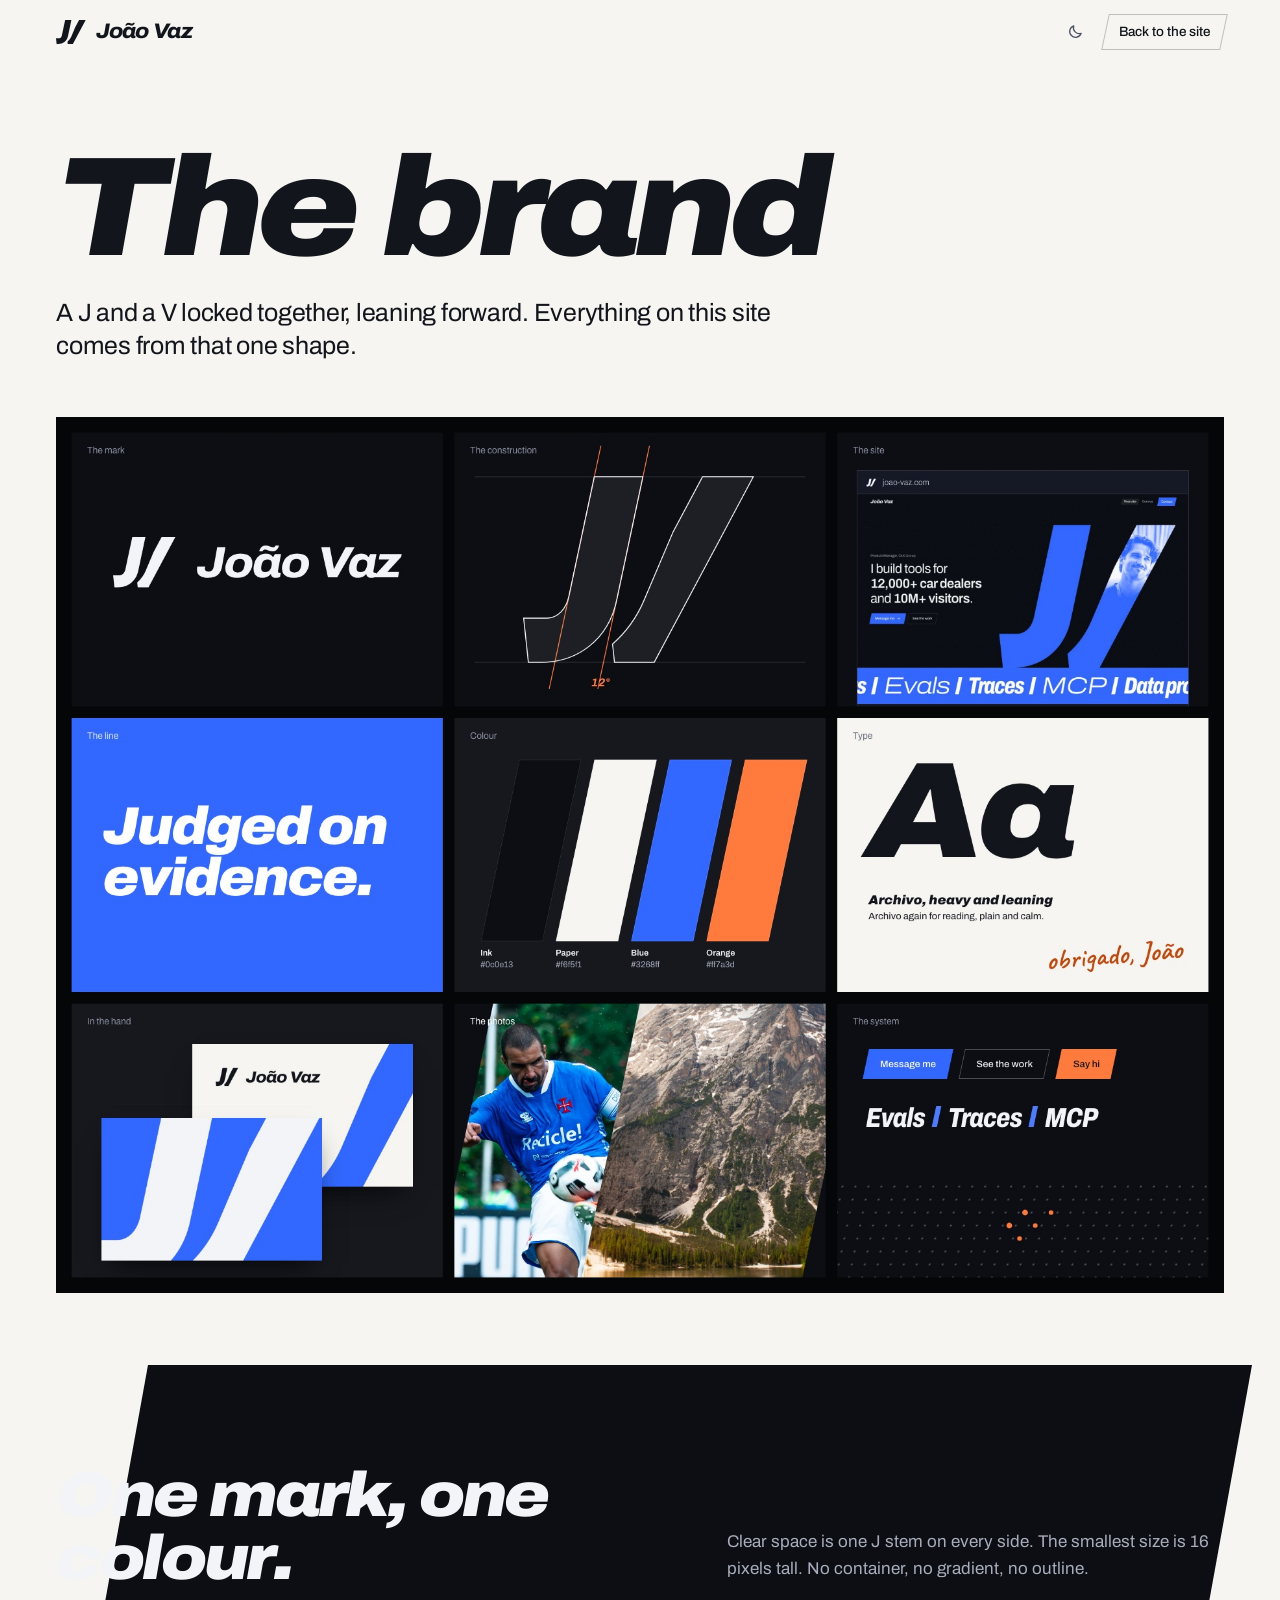
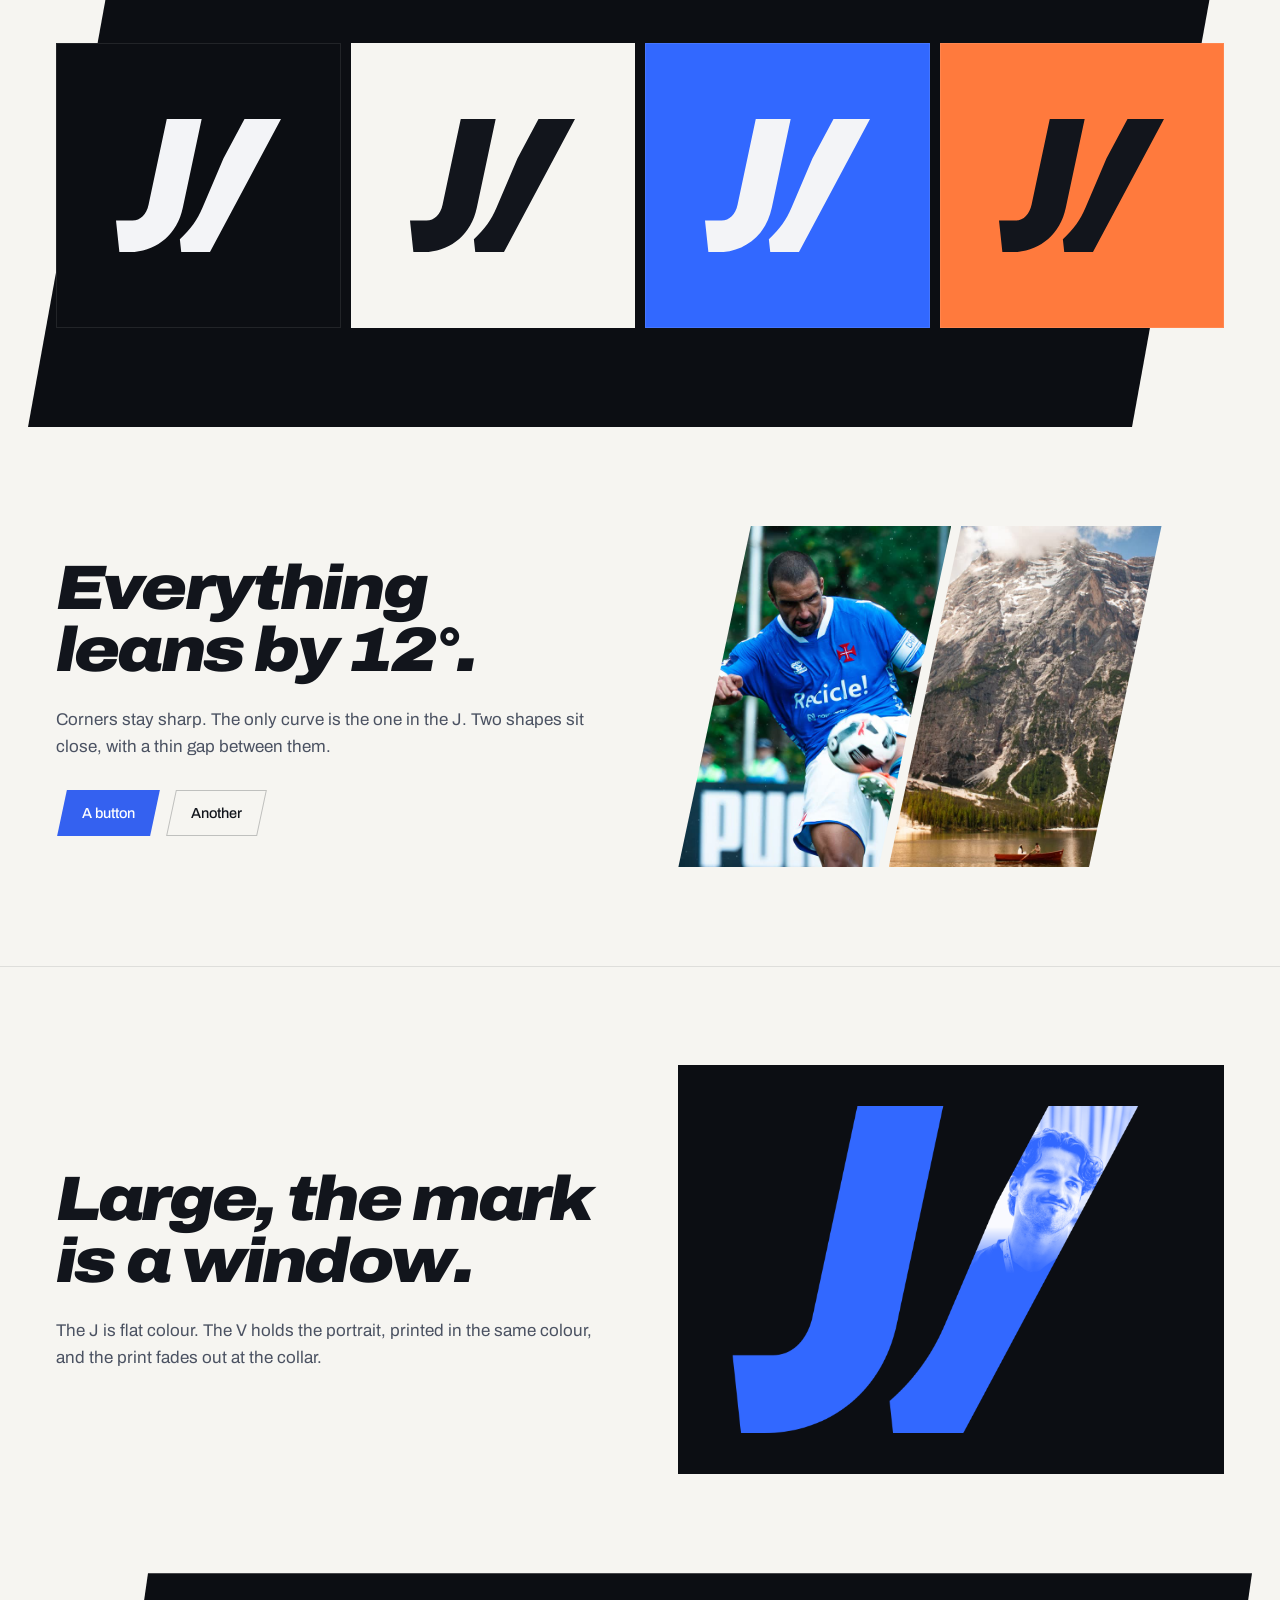
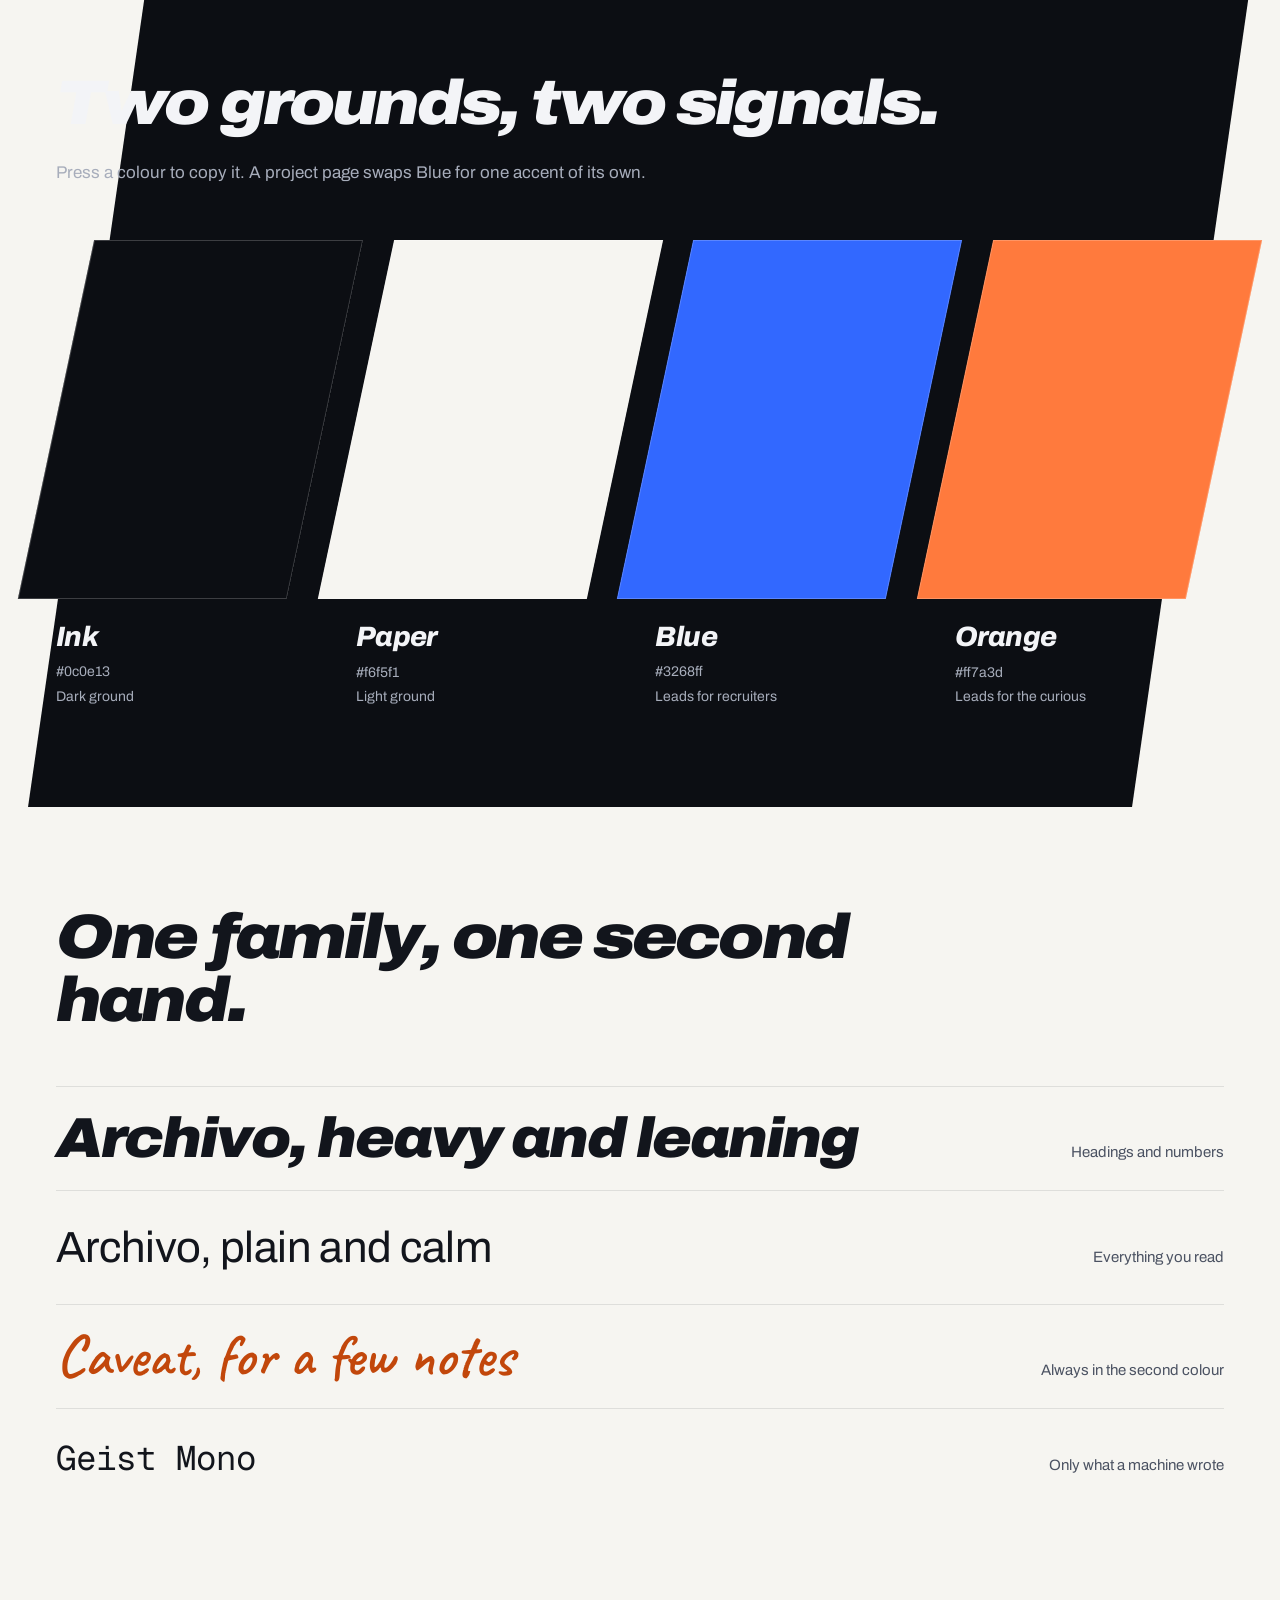
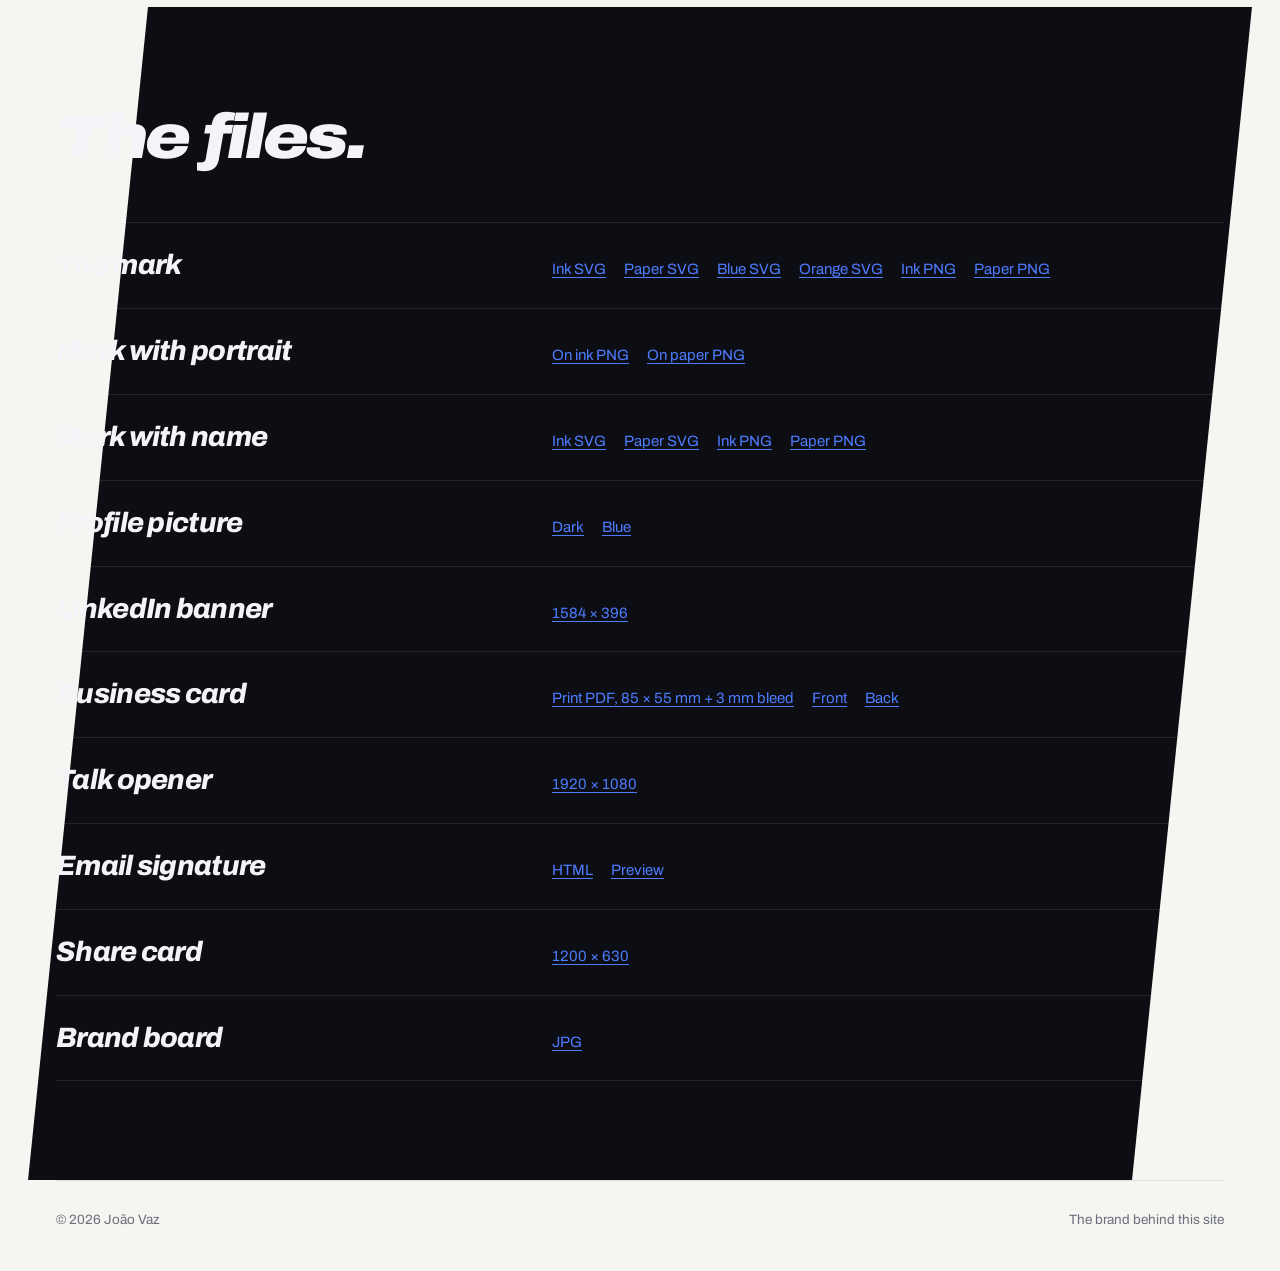
<file: brand/index.html>
<!DOCTYPE html>
<html lang="en">
<head>
  <meta charset="UTF-8" />
  <meta name="viewport" content="width=device-width, initial-scale=1.0" />
  <title>The brand — João Vaz</title>
  <meta name="description" content="The brand behind joao-vaz.com: the mark, the lean, the colours, the type, and the files to download." />
  <meta name="robots" content="noindex" />
  <link rel="icon" href="/favicon.svg?v=2026-11-02l" type="image/svg+xml" />
  <link rel="icon" href="/assets/brand/favicon-32.png?v=2026-11-02l" type="image/png" sizes="32x32" />
  <link rel="apple-touch-icon" href="/apple-touch-icon.png?v=2026-11-02l" />
  <link rel="preconnect" href="https://fonts.googleapis.com" />
  <link rel="preconnect" href="https://fonts.gstatic.com" crossorigin />
  <link href="https://fonts.googleapis.com/css2?family=Archivo:ital,wdth,wght@0,62..125,100..900;1,62..125,100..900&family=Geist+Mono:wght@400;500&family=Caveat:wght@500..700&display=swap" rel="stylesheet" />
  <link rel="stylesheet" href="/home.css?v=2026-11-02l" />
  <link rel="stylesheet" href="/brand.css?v=2026-11-02l" />
  <script>
    document.documentElement.className += " js";
    /* the theme is set before the first paint: a saved choice, else the
       system's. js/home.js runs the switch. */
    (function () {
      var t = null;
      try { t = localStorage.getItem("theme"); } catch (e) {}
      if (t !== "light" && t !== "dark") t = window.matchMedia("(prefers-color-scheme: light)").matches ? "light" : "dark";
      document.documentElement.setAttribute("data-theme", t);
    })();
  </script>
</head>
<body class="page page--brand">
  <a class="skip" href="#mark">Skip to the page</a>

  <header class="bar" id="bar">
    <a class="bar__name" href="/" aria-label="João Vaz — home"><svg class="jv" viewBox="8.3 8 104 84" aria-hidden="true"><path d="M40.3 8L62.3 8L50.4 64C46.57 82 32.44 92 16.44 92L10.44 92L8.3 72L18.7 72C23.7 72 27.55 68 28.82 62ZM89.3 8L112.3 8L67.44 92L49.44 92L48.55 83.76C55.29 77.87 59.71 71.25 62.79 64L76.01 32.9Z" /></svg><span class="wordmark" aria-hidden="true">João Vaz</span></a>
    <div class="bar__end">
      <button class="bar__icon theme" type="button" data-theme-toggle aria-label="Switch to the light theme">
        <svg class="theme__sun" viewBox="0 0 24 24" aria-hidden="true"><circle cx="12" cy="12" r="4.2" /><path d="M12 2.6v2.2M12 19.2v2.2M4.6 4.6l1.6 1.6M17.8 17.8l1.6 1.6M2.6 12h2.2M19.2 12h2.2M4.6 19.4l1.6-1.6M17.8 6.2l1.6-1.6" /></svg>
        <svg class="theme__moon" viewBox="0 0 24 24" aria-hidden="true"><path d="M20 14.5A8.3 8.3 0 0 1 9.5 4a8.3 8.3 0 1 0 10.5 10.5Z" /></svg>
      </button>
      <a class="btn btn--line btn--sm" href="/">Back to the site</a>
    </div>
  </header>

  <main>
    <header class="b-hero wrap">
      <h1 class="b-title rv">The brand</h1>
      <p class="b-intro rv">A J and a V locked together, leaning forward. Everything on this site comes from that one shape.</p>
      <img class="b-board rv" src="/assets/brand/kit/brand-board.jpg" alt="The brand on one board: the mark, its construction, the site, the line, the colours, the type, the business card, the photos and the parts of the system." width="1800" height="1350" />
    </header>

    <section class="section invert" id="mark">
      <div class="wrap">
        <header class="head head--split">
          <h2 class="rv">One mark, one colour.</h2>
          <p class="head__intro rv">Clear space is one J stem on every side. The smallest size is 16 pixels tall. No container, no gradient, no outline.</p>
        </header>
        <div class="b-marks">
          <div class="b-mark rv" style="--bg:#0c0e13;--fg:#f3f4f7"><svg class="jv" viewBox="8.3 8 104 84" aria-hidden="true"><path d="M40.3 8L62.3 8L50.4 64C46.57 82 32.44 92 16.44 92L10.44 92L8.3 72L18.7 72C23.7 72 27.55 68 28.82 62ZM89.3 8L112.3 8L67.44 92L49.44 92L48.55 83.76C55.29 77.87 59.71 71.25 62.79 64L76.01 32.9Z" /></svg></div>
          <div class="b-mark rv" style="--bg:#f6f5f1;--fg:#12151c"><svg class="jv" viewBox="8.3 8 104 84" aria-hidden="true"><path d="M40.3 8L62.3 8L50.4 64C46.57 82 32.44 92 16.44 92L10.44 92L8.3 72L18.7 72C23.7 72 27.55 68 28.82 62ZM89.3 8L112.3 8L67.44 92L49.44 92L48.55 83.76C55.29 77.87 59.71 71.25 62.79 64L76.01 32.9Z" /></svg></div>
          <div class="b-mark rv" style="--bg:#3268ff;--fg:#f3f4f7"><svg class="jv" viewBox="8.3 8 104 84" aria-hidden="true"><path d="M40.3 8L62.3 8L50.4 64C46.57 82 32.44 92 16.44 92L10.44 92L8.3 72L18.7 72C23.7 72 27.55 68 28.82 62ZM89.3 8L112.3 8L67.44 92L49.44 92L48.55 83.76C55.29 77.87 59.71 71.25 62.79 64L76.01 32.9Z" /></svg></div>
          <div class="b-mark rv" style="--bg:#ff7a3d;--fg:#12151c"><svg class="jv" viewBox="8.3 8 104 84" aria-hidden="true"><path d="M40.3 8L62.3 8L50.4 64C46.57 82 32.44 92 16.44 92L10.44 92L8.3 72L18.7 72C23.7 72 27.55 68 28.82 62ZM89.3 8L112.3 8L67.44 92L49.44 92L48.55 83.76C55.29 77.87 59.71 71.25 62.79 64L76.01 32.9Z" /></svg></div>
        </div>
      </div>
    </section>

    <section class="section" id="lean">
      <div class="wrap b-lean">
        <header class="head">
          <h2 class="rv">Everything leans by 12°.</h2>
          <p class="head__intro rv">Corners stay sharp. The only curve is the one in the J. Two shapes sit close, with a thin gap between them.</p>
          <p class="b-btns rv"><a class="btn btn--ink" href="/">A button</a><a class="btn btn--line" href="/">Another</a></p>
        </header>
        <div class="b-lock rv" aria-hidden="true"><img src="/assets/life/sports-5-sm.jpg" alt="" width="640" height="800" loading="lazy" /><img src="/assets/life/landscape-2-sm.jpg" alt="" width="640" height="1056" loading="lazy" /></div>
      </div>
    </section>

    <section class="section" id="print">
      <div class="wrap b-lean">
        <header class="head">
          <h2 class="rv">Large, the mark is a window.</h2>
          <p class="head__intro rv">The J is flat colour. The V holds the portrait, printed in the same colour, and the print fades out at the collar.</p>
        </header>
        <img class="b-print rv" src="/assets/brand/kit/mark-portrait-ink.png" alt="The mark, large: a blue J, and a V that holds a portrait of João printed in the same blue." width="1600" height="1200" loading="lazy" />
      </div>
    </section>

    <section class="section invert" id="colour">
      <div class="wrap">
        <header class="head">
          <h2 class="rv">Two grounds, two signals.</h2>
          <p class="head__intro rv">Press a colour to copy it. A project page swaps Blue for one accent of its own.</p>
        </header>
        <div class="b-sws"><button class="sw rv" type="button" data-copy-hex="#0c0e13" style="--sw:#0c0e13"><i></i><b>Ink</b><span>#0c0e13</span><em>Dark ground</em></button><button class="sw rv" type="button" data-copy-hex="#f6f5f1" style="--sw:#f6f5f1"><i></i><b>Paper</b><span>#f6f5f1</span><em>Light ground</em></button><button class="sw rv" type="button" data-copy-hex="#3268ff" style="--sw:#3268ff"><i></i><b>Blue</b><span>#3268ff</span><em>Leads for recruiters</em></button><button class="sw rv" type="button" data-copy-hex="#ff7a3d" style="--sw:#ff7a3d"><i></i><b>Orange</b><span>#ff7a3d</span><em>Leads for the curious</em></button></div>
      </div>
    </section>

    <section class="section" id="type">
      <div class="wrap">
        <header class="head"><h2 class="rv">One family, one second hand.</h2></header>
        <ul class="b-types">
          <li class="rv"><span class="b-t1">Archivo, heavy and leaning</span><em>Headings and numbers</em></li>
          <li class="rv"><span class="b-t2">Archivo, plain and calm</span><em>Everything you read</em></li>
          <li class="rv"><span class="note b-t3">Caveat, for a few notes</span><em>Always in the second colour</em></li>
          <li class="rv"><span class="b-t4">Geist Mono</span><em>Only what a machine wrote</em></li>
        </ul>
      </div>
    </section>

    <section class="section invert" id="files">
      <div class="wrap">
        <header class="head"><h2 class="rv">The files.</h2></header>
        <ul class="dls"><li class="dl rv"><span class="dl__name">The mark</span><span class="dl__files"><a href="/assets/brand/kit/mark-ink.svg" download>Ink SVG</a><a href="/assets/brand/kit/mark-paper.svg" download>Paper SVG</a><a href="/assets/brand/kit/mark-blue.svg" download>Blue SVG</a><a href="/assets/brand/kit/mark-orange.svg" download>Orange SVG</a><a href="/assets/brand/kit/mark-ink.png" download>Ink PNG</a><a href="/assets/brand/kit/mark-paper.png" download>Paper PNG</a></span></li><li class="dl rv"><span class="dl__name">Mark with portrait</span><span class="dl__files"><a href="/assets/brand/kit/mark-portrait-ink.png" download>On ink PNG</a><a href="/assets/brand/kit/mark-portrait-paper.png" download>On paper PNG</a></span></li><li class="dl rv"><span class="dl__name">Mark with name</span><span class="dl__files"><a href="/assets/brand/kit/lockup-ink.svg" download>Ink SVG</a><a href="/assets/brand/kit/lockup-paper.svg" download>Paper SVG</a><a href="/assets/brand/kit/lockup-ink.png" download>Ink PNG</a><a href="/assets/brand/kit/lockup-paper.png" download>Paper PNG</a></span></li><li class="dl rv"><span class="dl__name">Profile picture</span><span class="dl__files"><a href="/assets/brand/kit/avatar-ink.png" download>Dark</a><a href="/assets/brand/kit/avatar-blue.png" download>Blue</a></span></li><li class="dl rv"><span class="dl__name">LinkedIn banner</span><span class="dl__files"><a href="/assets/brand/kit/linkedin-banner.png" download>1584 × 396</a></span></li><li class="dl rv"><span class="dl__name">Business card</span><span class="dl__files"><a href="/assets/brand/kit/business-card.pdf" download>Print PDF, 85 × 55 mm + 3 mm bleed</a><a href="/assets/brand/kit/card-front.png" download>Front</a><a href="/assets/brand/kit/card-back.png" download>Back</a></span></li><li class="dl rv"><span class="dl__name">Talk opener</span><span class="dl__files"><a href="/assets/brand/kit/slide-opener.png" download>1920 × 1080</a></span></li><li class="dl rv"><span class="dl__name">Email signature</span><span class="dl__files"><a href="/assets/brand/kit/email-signature.html" download>HTML</a><a href="/assets/brand/kit/email-signature.png" download>Preview</a></span></li><li class="dl rv"><span class="dl__name">Share card</span><span class="dl__files"><a href="/assets/brand/og.jpg" download>1200 × 630</a></span></li><li class="dl rv"><span class="dl__name">Brand board</span><span class="dl__files"><a href="/assets/brand/kit/brand-board.jpg" download>JPG</a></span></li></ul>
      </div>
    </section>
  </main>

  <footer class="foot wrap">
    <span>© 2026 João Vaz</span>
    <span>The brand behind this site</span>
    <span class="eggs" data-eggs hidden>Easter eggs found: <b>0</b> / 4</span>
  </footer>

  <script src="/js/scroll.js?v=2026-11-02l"></script>
  <script src="/js/home.js?v=2026-11-02l"></script>
  <script src="/js/brand.js?v=2026-11-02l"></script>
</body>
</html>
</file>
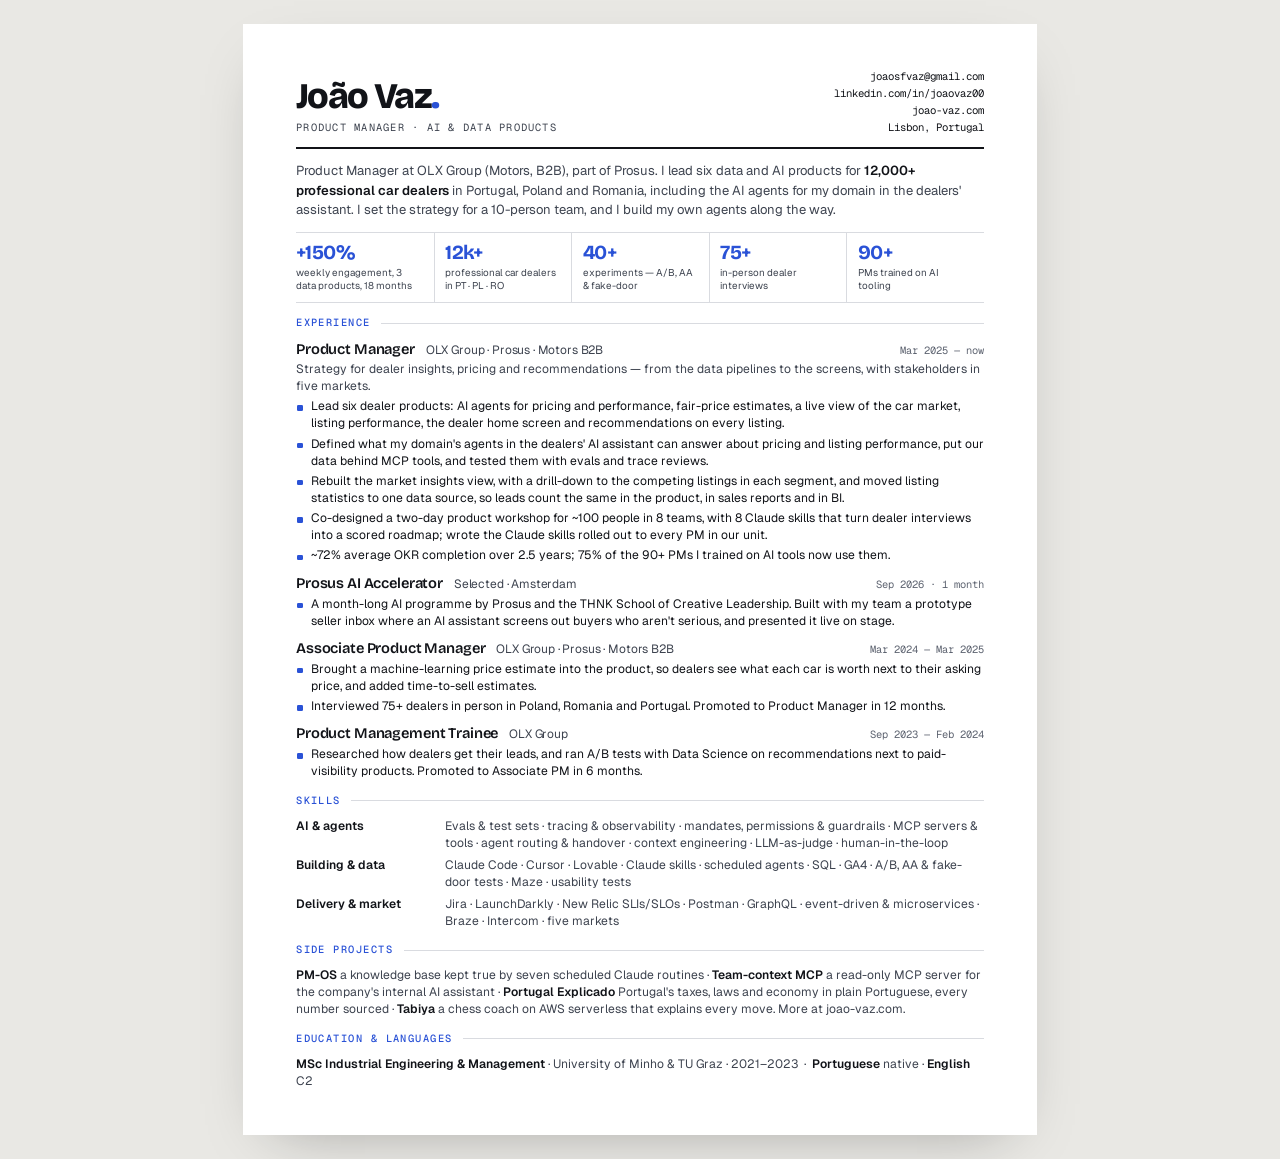
<file: cv/index.html>
<!DOCTYPE html>
<html lang="en">
<head>
  <meta charset="UTF-8" />
  <meta name="viewport" content="width=device-width, initial-scale=1.0" />
  <title>João Vaz — CV</title>
  <!-- The CV on paper: the source of joao-vaz-cv.pdf (make-cv.sh prints
       it). A condensed version of the home page on one A4 page; every
       fact here is on the home page too, so change both together. -->
  <meta name="robots" content="noindex" />
  <link rel="icon" href="/favicon.svg" type="image/svg+xml" />
  <link rel="preconnect" href="https://fonts.googleapis.com" />
  <link rel="preconnect" href="https://fonts.gstatic.com" crossorigin />
  <link href="https://fonts.googleapis.com/css2?family=Bricolage+Grotesque:opsz,wght@12..96,500..800&family=Geist:wght@400;500;600&family=Geist+Mono:wght@400;500&display=swap" rel="stylesheet" />
  <link rel="stylesheet" href="/cv.css?v=2026-10-30a" />
</head>
<body>
  <main class="cv">
    <header class="cv__head">
      <div>
        <h1>João Vaz<span aria-hidden="true">.</span></h1>
        <p class="cv__role">Product Manager · AI &amp; data products</p>
      </div>
      <p class="cv__contact">
        <a href="mailto:joaosfvaz@gmail.com">joaosfvaz@gmail.com</a>
        <a href="https://linkedin.com/in/joaovaz00">linkedin.com/in/joaovaz00</a>
        <a href="https://joao-vaz.com">joao-vaz.com</a>
        <span>Lisbon, Portugal</span>
      </p>
    </header>

    <p class="cv__summary">Product Manager at OLX Group (Motors, B2B), part of Prosus. I lead six
      data and AI products for <b>12,000+ professional car dealers</b> in Portugal, Poland and
      Romania, including the AI agents for my domain in the dealers' assistant. I set the
      strategy for a 10-person team, and I build my own agents along the way.</p>

    <dl class="cv__figures">
      <div><dt>+150%</dt><dd>weekly engagement, 3 data products, 18 months</dd></div>
      <div><dt>12k+</dt><dd>professional car dealers in PT · PL · RO</dd></div>
      <div><dt>40+</dt><dd>experiments — A/B, AA &amp; fake-door</dd></div>
      <div><dt>75+</dt><dd>in-person dealer interviews</dd></div>
      <div><dt>90+</dt><dd>PMs trained on AI tooling</dd></div>
    </dl>

    <section class="cv__block">
      <h2>Experience</h2>

      <article class="job">
        <header><h3>Product Manager <span>OLX Group · Prosus · Motors B2B</span></h3><p>Mar 2025 — now</p></header>
        <p class="job__lede">Strategy for dealer insights, pricing and recommendations — from the data
          pipelines to the screens, with stakeholders in five markets.</p>
        <ul>
          <li>Lead six dealer products: AI agents for pricing and performance, fair-price estimates,
            a live view of the car market, listing performance, the dealer home screen and
            recommendations on every listing.</li>
          <li>Defined what my domain's agents in the dealers' AI assistant can answer about pricing
            and listing performance, put our data behind MCP tools, and tested them with evals and
            trace reviews.</li>
          <li>Rebuilt the market insights view, with a drill-down to the competing listings in each
            segment, and moved listing statistics to one data source, so leads count the same in
            the product, in sales reports and in BI.</li>
          <li>Co-designed a two-day product workshop for ~100 people in 8 teams, with 8 Claude skills
            that turn dealer interviews into a scored roadmap; wrote the Claude skills rolled out to
            every PM in our unit.</li>
          <li>~72% average OKR completion over 2.5 years; 75% of the 90+ PMs I trained on AI tools
            now use them.</li>
        </ul>
      </article>

      <article class="job">
        <header><h3>Prosus AI Accelerator <span>Selected · Amsterdam</span></h3><p>Sep 2026 · 1 month</p></header>
        <ul>
          <li>A month-long AI programme by Prosus and the THNK School of Creative Leadership. Built
            with my team a prototype seller inbox where an AI assistant screens out buyers who
            aren't serious, and presented it live on stage.</li>
        </ul>
      </article>

      <article class="job">
        <header><h3>Associate Product Manager <span>OLX Group · Prosus · Motors B2B</span></h3><p>Mar 2024 — Mar 2025</p></header>
        <ul>
          <li>Brought a machine-learning price estimate into the product, so dealers see what each
            car is worth next to their asking price, and added time-to-sell estimates.</li>
          <li>Interviewed 75+ dealers in person in Poland, Romania and Portugal. Promoted to Product
            Manager in 12 months.</li>
        </ul>
      </article>

      <article class="job">
        <header><h3>Product Management Trainee <span>OLX Group</span></h3><p>Sep 2023 — Feb 2024</p></header>
        <ul>
          <li>Researched how dealers get their leads, and ran A/B tests with Data Science on
            recommendations next to paid-visibility products. Promoted to Associate PM in 6 months.</li>
        </ul>
      </article>
    </section>

    <section class="cv__block">
      <h2>Skills</h2>
      <dl class="skills">
        <div><dt>AI &amp; agents</dt><dd>Evals &amp; test sets · tracing &amp; observability · mandates, permissions &amp; guardrails · MCP servers &amp; tools · agent routing &amp; handover · context engineering · LLM-as-judge · human-in-the-loop</dd></div>
        <div><dt>Building &amp; data</dt><dd>Claude Code · Cursor · Lovable · Claude skills · scheduled agents · SQL · GA4 · A/B, AA &amp; fake-door tests · Maze · usability tests</dd></div>
        <div><dt>Delivery &amp; market</dt><dd>Jira · LaunchDarkly · New Relic SLIs/SLOs · Postman · GraphQL · event-driven &amp; microservices · Braze · Intercom · five markets</dd></div>
      </dl>
    </section>

    <section class="cv__block">
      <h2>Side projects</h2>
      <p class="cv__projects"><b>PM-OS</b> a knowledge base kept true by seven scheduled Claude
        routines · <b>Team-context MCP</b> a read-only MCP server for the company's internal AI
        assistant · <b>Portugal Explicado</b> Portugal's taxes, laws and economy in plain Portuguese,
        every number sourced · <b>Tabiya</b> a chess coach on AWS serverless that explains every
        move. More at joao-vaz.com.</p>
    </section>

    <section class="cv__block">
      <h2>Education &amp; languages</h2>
      <p class="cv__projects"><b>MSc Industrial Engineering &amp; Management</b> · University of Minho &amp;
        TU Graz · 2021–2023 &nbsp;·&nbsp; <b>Portuguese</b> native · <b>English</b> C2</p>
    </section>
  </main>
</body>
</html>
</file>
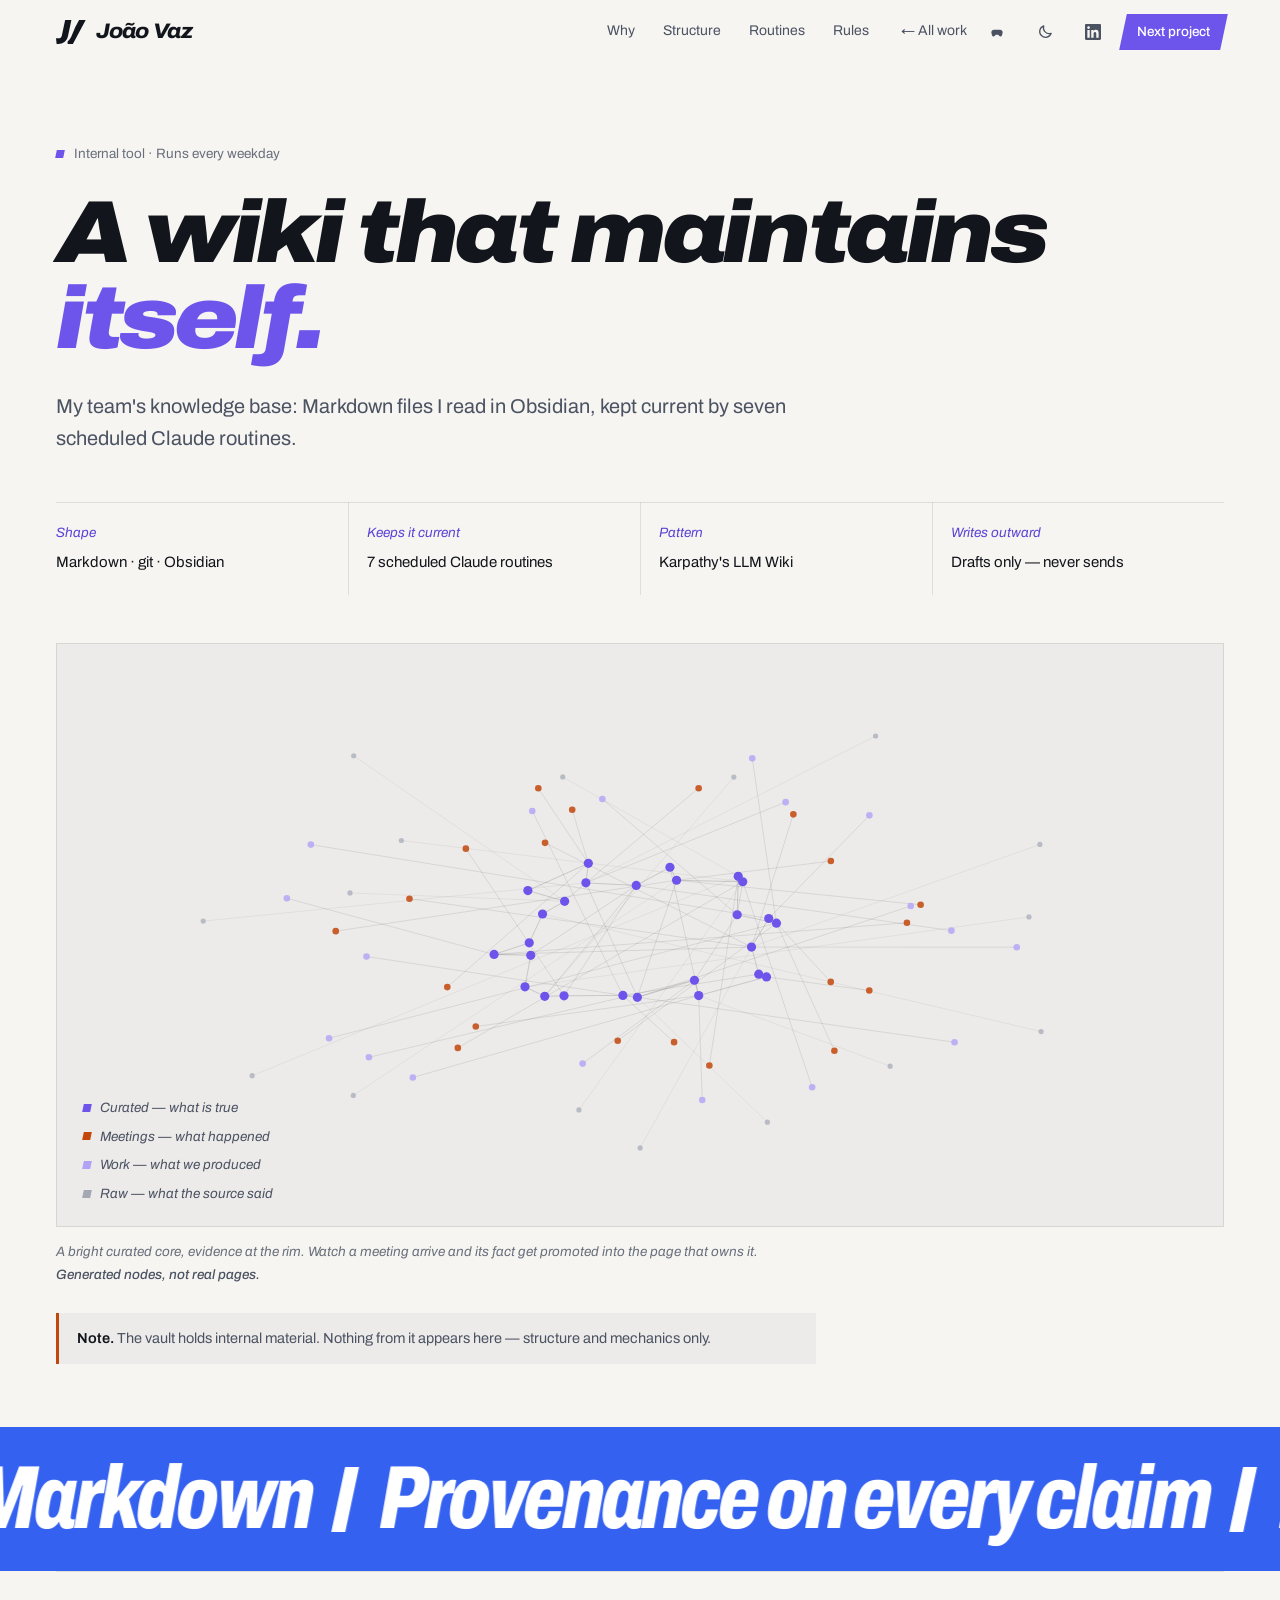
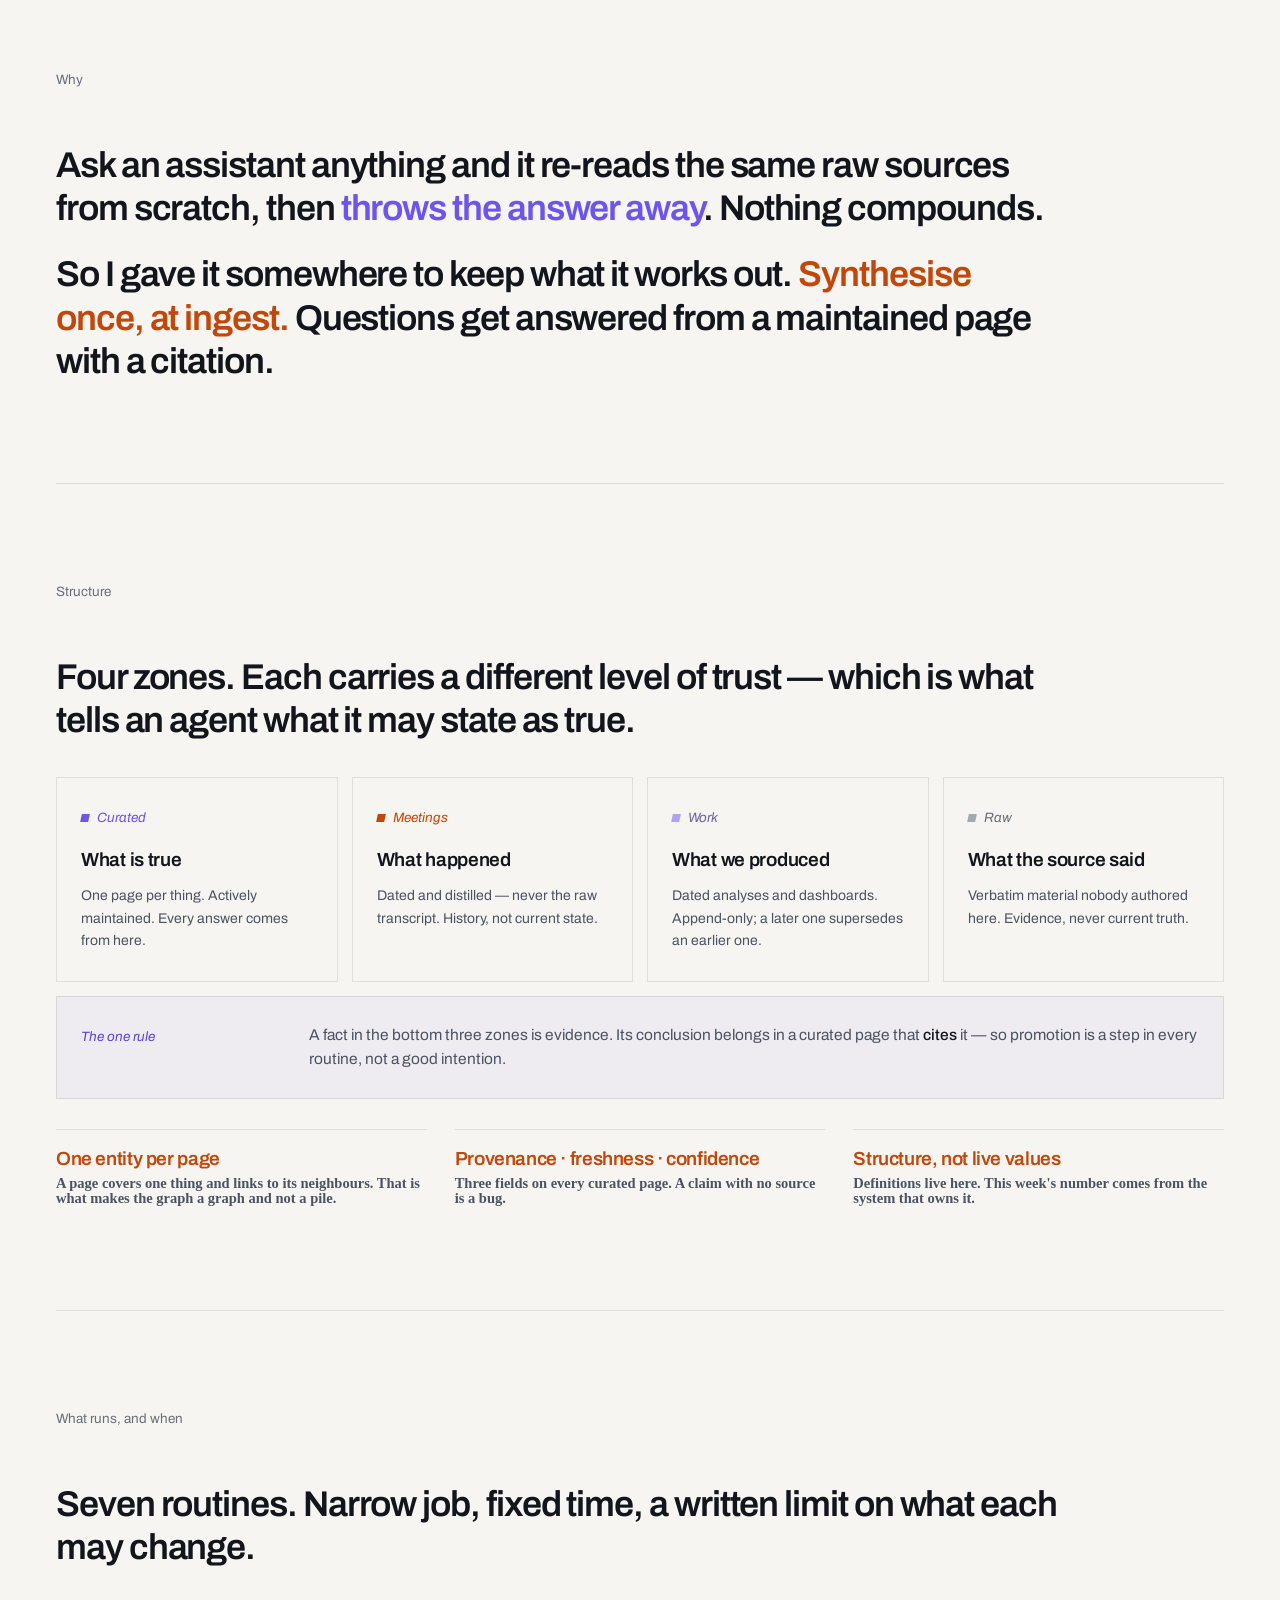
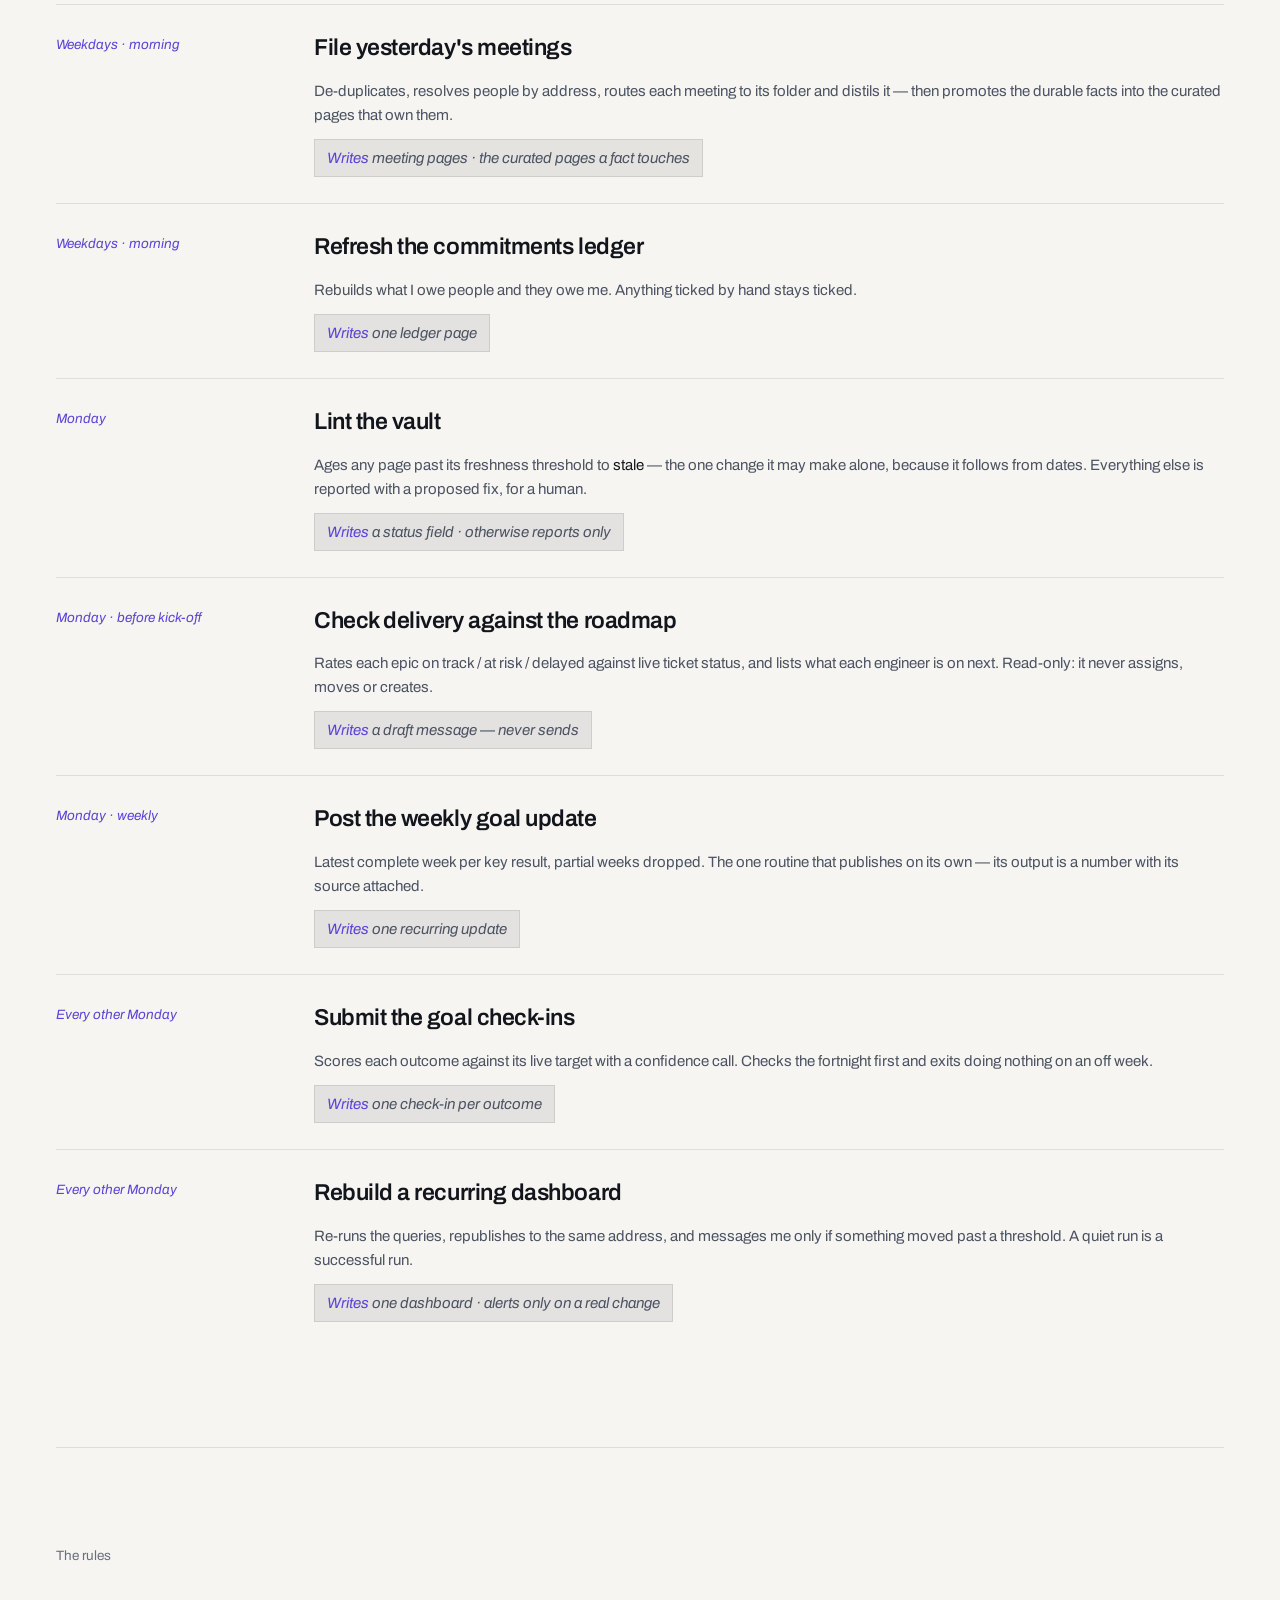
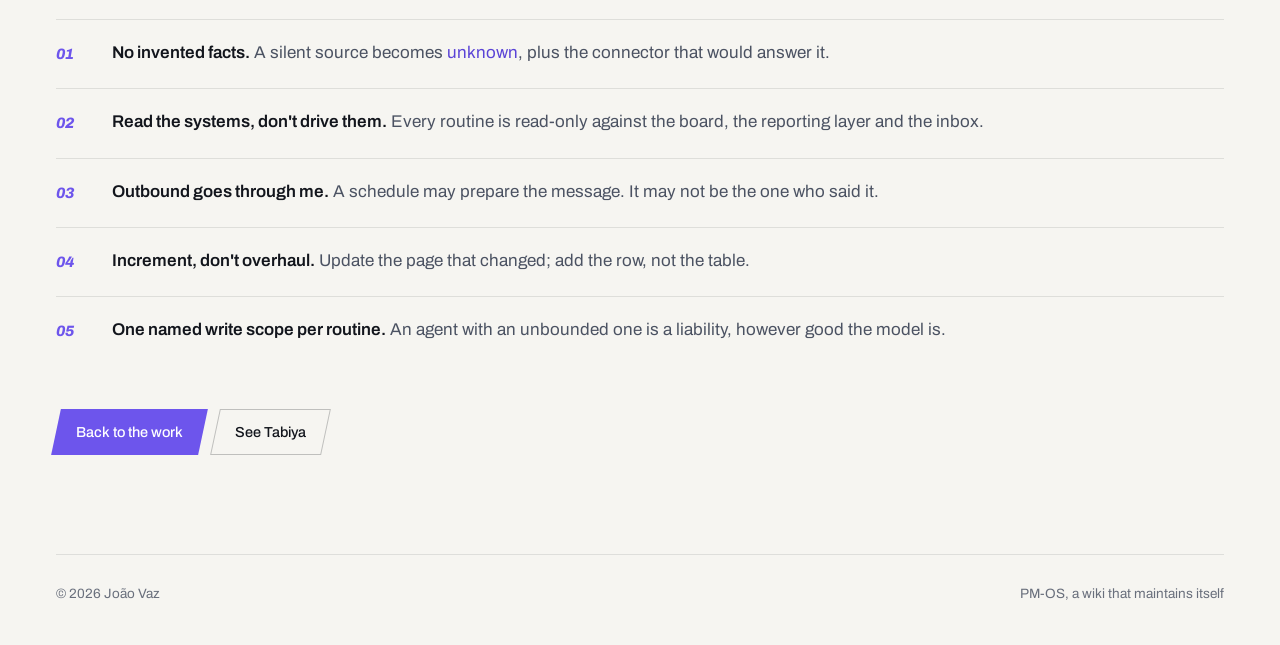
<file: pm-os/index.html>
<!DOCTYPE html>
<html lang="en">
<head>
  <meta charset="UTF-8" />
  <meta name="viewport" content="width=device-width, initial-scale=1.0" />
  <meta name="theme-color" content="#0c0e13" />
  <title>PM-OS — João Vaz</title>
  <meta name="description" content="PM-OS: a knowledge base a team of Claude routines keeps current — four zones, one entity per page, and scheduled agents that file, promote, lint and draft." />
  <link rel="canonical" href="https://joao-vaz.com/pm-os/" />
  <!-- icons: the JV monogram, as SVG for modern browsers, PNG and ICO for
       the rest, and full-bleed squares for phones' home screens -->
  <link rel="icon" href="/favicon.svg?v=2026-11-02l" type="image/svg+xml" />
  <link rel="icon" href="/assets/brand/favicon-32.png?v=2026-11-02l" type="image/png" sizes="32x32" />
  <link rel="apple-touch-icon" href="/apple-touch-icon.png?v=2026-11-02l" />
  <link rel="manifest" href="/site.webmanifest" />
  <!-- the card a link preview shows -->
  <meta property="og:type" content="website" />
  <meta property="og:site_name" content="João Vaz" />
  <meta property="og:title" content="PM-OS — João Vaz" />
  <meta property="og:description" content="PM-OS: a knowledge base a team of Claude routines keeps current — four zones, one entity per page, and scheduled agents that file, promote, lint and draft." />
  <meta property="og:url" content="https://joao-vaz.com/pm-os/" />
  <meta property="og:image" content="https://joao-vaz.com/assets/brand/og.jpg" />
  <meta property="og:image:width" content="1200" />
  <meta property="og:image:height" content="630" />
  <meta property="og:image:alt" content="João Vaz — I build tools for 12,000+ car dealers and 10M+ visitors." />
  <meta name="twitter:card" content="summary_large_image" />
  <link rel="preconnect" href="https://fonts.googleapis.com" />
  <link rel="preconnect" href="https://fonts.gstatic.com" crossorigin />
  <link href="https://fonts.googleapis.com/css2?family=Archivo:ital,wdth,wght@0,62..125,100..900;1,62..125,100..900&family=Geist+Mono:wght@400;500&display=swap" rel="stylesheet" />
  <link rel="stylesheet" href="/home.css?v=2026-11-02l" />
  <link rel="stylesheet" href="/project.css?v=2026-11-02l" />
  <link rel="stylesheet" href="/pm-os.css?v=2026-11-02l" />
  <script>
    document.documentElement.className += " js";
    /* the theme is set before the first paint: a saved choice, else the
       system's. js/home.js runs the switch. */
    (function () {
      var t = null;
      try { t = localStorage.getItem("theme"); } catch (e) {}
      if (t !== "light" && t !== "dark") t = window.matchMedia("(prefers-color-scheme: light)").matches ? "light" : "dark";
      document.documentElement.setAttribute("data-theme", t);
    })();
  </script>
</head>
<body class="page page--pmos">

  <a class="skip" href="#why">Skip to the page</a>

  <!-- The same bar and dock as the home page, pointed at this
       page's own sections. -->
  <header class="bar" id="bar">
    <a class="bar__name" href="/" aria-label="João Vaz — home"><svg class="jv" viewBox="8.3 8 104 84" aria-hidden="true"><path d="M40.3 8L62.3 8L50.4 64C46.57 82 32.44 92 16.44 92L10.44 92L8.3 72L18.7 72C23.7 72 27.55 68 28.82 62ZM89.3 8L112.3 8L67.44 92L49.44 92L48.55 83.76C55.29 77.87 59.71 71.25 62.79 64L76.01 32.9Z" /></svg><span class="wordmark" aria-hidden="true">João Vaz</span></a>
    <nav class="bar__links" aria-label="Sections">
      <a href="#why" data-nav="why">Why</a>
      <a href="#structure" data-nav="structure">Structure</a>
      <a href="#routines" data-nav="routines">Routines</a>
      <a href="#rules" data-nav="rules">Rules</a>
    </nav>
    <div class="bar__end">
      <a class="bar__back" href="/#projects">← All work</a>
      <a class="bar__icon quests-btn" href="/#side-quests" aria-label="Side quests — the personal side" title="Side quests"><svg viewBox="0 0 24 24" aria-hidden="true"><path d="M7.5 8.5h9a4 4 0 0 1 3.9 4.9l-.9 3.6a2.3 2.3 0 0 1-3.9 1l-1.8-2h-3.6l-1.8 2a2.3 2.3 0 0 1-3.9-1l-.9-3.6a4 4 0 0 1 3.9-4.9z" /><path d="M8.5 11.5v3M7 13h3" /><circle cx="15.5" cy="12" r=".9" /><circle cx="17" cy="14" r=".9" /></svg></a>
      <button class="bar__icon theme" type="button" data-theme-toggle aria-label="Switch to the light theme">
        <svg class="theme__sun" viewBox="0 0 24 24" aria-hidden="true"><circle cx="12" cy="12" r="4.2" /><path d="M12 2.6v2.2M12 19.2v2.2M4.6 4.6l1.6 1.6M17.8 17.8l1.6 1.6M2.6 12h2.2M19.2 12h2.2M4.6 19.4l1.6-1.6M17.8 6.2l1.6-1.6" /></svg>
        <svg class="theme__moon" viewBox="0 0 24 24" aria-hidden="true"><path d="M20 14.5A8.3 8.3 0 0 1 9.5 4a8.3 8.3 0 1 0 10.5 10.5Z" /></svg>
      </button>
      <a class="bar__icon" href="https://linkedin.com/in/joaovaz00" target="_blank" rel="noopener" aria-label="LinkedIn"><svg viewBox="0 0 24 24" aria-hidden="true"><path d="M20.447 20.452h-3.554v-5.569c0-1.328-.027-3.037-1.852-3.037-1.853 0-2.136 1.445-2.136 2.939v5.667H9.351V9h3.414v1.561h.046c.477-.9 1.637-1.85 3.37-1.85 3.601 0 4.267 2.37 4.267 5.455v6.286zM5.337 7.433c-1.144 0-2.063-.926-2.063-2.065 0-1.138.92-2.063 2.063-2.063 1.14 0 2.064.925 2.064 2.063 0 1.139-.925 2.065-2.064 2.065zm1.782 13.019H3.555V9h3.564v11.452zM22.225 0H1.771C.792 0 0 .774 0 1.729v20.542C0 23.227.792 24 1.771 24h20.451C23.2 24 24 23.227 24 22.271V1.729C24 .774 23.2 0 22.222 0h.003z" /></svg></a>
      <a class="btn btn--ink btn--sm" href="/tabiya/"><span class="bar__long">Next project</span><span class="bar__short">Next</span></a>
    </div>
  </header>


  <nav class="dock" aria-label="Sections">
    <a class="dock__home" href="/#projects" aria-label="All work"><b>←</b><span>All work</span></a>
    <a href="#why" data-nav="why">Why</a>
    <a href="#structure" data-nav="structure">Structure</a>
    <a href="#routines" data-nav="routines">Routines</a>
    <a href="#rules" data-nav="rules">Rules</a>
  </nav>

  <main>
    <!-- HERO -->
    <header class="proj" id="top">
      <p class="proj__eyebrow meta rv">
        <span class="dot" aria-hidden="true"></span>
        Internal tool · Runs every weekday
      </p>
      <h1 class="proj__title rv">A wiki that maintains <em>itself.</em></h1>
      <p class="proj__lede rv">
        My team's knowledge base: Markdown files I read in Obsidian, kept current by seven scheduled
        Claude routines.
      </p>
      <dl class="facts">
        <div class="fact rv"><dt>Shape</dt><dd>Markdown · git · Obsidian</dd></div>
        <div class="fact rv"><dt>Keeps it current</dt><dd>7 scheduled Claude routines</dd></div>
        <div class="fact rv"><dt>Pattern</dt><dd>Karpathy's LLM Wiki</dd></div>
        <div class="fact rv"><dt>Writes outward</dt><dd>Drafts only — never sends</dd></div>
      </dl>

      <!-- The graph view, as a stand-in. Generated nodes, no real pages. -->
      <figure class="vault rv">
        <div class="vault__frame">
          <canvas id="vault" aria-hidden="true"></canvas>
          <ul class="vault__key">
            <li><i data-zone="curated"></i>Curated — what is true</li>
            <li><i data-zone="meetings"></i>Meetings — what happened</li>
            <li><i data-zone="work"></i>Work — what we produced</li>
            <li><i data-zone="raw"></i>Raw — what the source said</li>
          </ul>
        </div>
        <figcaption>
          A bright curated core, evidence at the rim. Watch a meeting arrive and its fact get
          promoted into the page that owns it. <b>Generated nodes, not real pages.</b>
        </figcaption>
      </figure>

      <p class="disclaimer rv">
        <b>Note.</b> The vault holds internal material. Nothing from it appears here — structure and
        mechanics only.
      </p>
    </header>

    <div class="strip" aria-hidden="true">
      <div class="strip__track" data-strip>
        <span>Markdown</span><b>✳</b>
        <span>Provenance on every claim</span><b>✳</b>
        <span>Increment, don't overhaul</span><b>✳</b>
        <span>Read-only by default</span><b>✳</b>
        <span>Drafts, never sends</span><b>✳</b>
        <span>No invented facts</span><b>✳</b>
      </div>
    </div>

    <!-- WHY -->
    <section class="section" id="why">
      <header class="head"><p class="meta rv">Why</p></header>
      <p class="lead rv">
        Ask an assistant anything and it re-reads the same raw sources from scratch, then
        <em>throws the answer away</em>. Nothing compounds.
      </p>
      <p class="lead rv">
        So I gave it somewhere to keep what it works out. <strong>Synthesise once, at ingest.</strong>
        Questions get answered from a maintained page with a citation.
      </p>
    </section>

    <!-- STRUCTURE -->
    <section class="section" id="structure">
      <header class="head"><p class="meta rv">Structure</p></header>
      <p class="lead rv">
        Four zones. Each carries a different level of trust — which is what tells an agent what it
        may state as true.
      </p>

      <ol class="zones">
        <li class="zone rv" data-zone="curated">
          <span class="zone__tag">Curated</span>
          <h3>What is true</h3>
          <p>One page per thing. Actively maintained. Every answer comes from here.</p>
        </li>
        <li class="zone rv" data-zone="meetings">
          <span class="zone__tag">Meetings</span>
          <h3>What happened</h3>
          <p>Dated and distilled — never the raw transcript. History, not current state.</p>
        </li>
        <li class="zone rv" data-zone="work">
          <span class="zone__tag">Work</span>
          <h3>What we produced</h3>
          <p>Dated analyses and dashboards. Append-only; a later one supersedes an earlier one.</p>
        </li>
        <li class="zone rv" data-zone="raw">
          <span class="zone__tag">Raw</span>
          <h3>What the source said</h3>
          <p>Verbatim material nobody authored here. Evidence, never current truth.</p>
        </li>
      </ol>

      <div class="rule-row rv">
        <div class="rule-row__k">The one rule</div>
        <p>A fact in the bottom three zones is evidence. Its conclusion belongs in a curated page
          that <em>cites</em> it — so promotion is a step in every routine, not a good intention.</p>
      </div>

      <div class="notes">
        <div class="note rv">
          <h4>One entity per page</h4>
          <p>A page covers one thing and links to its neighbours. That is what makes the graph a
            graph and not a pile.</p>
        </div>
        <div class="note rv">
          <h4>Provenance · freshness · confidence</h4>
          <p>Three fields on every curated page. A claim with no source is a bug.</p>
        </div>
        <div class="note rv">
          <h4>Structure, not live values</h4>
          <p>Definitions live here. This week's number comes from the system that owns it.</p>
        </div>
      </div>
    </section>

    <!-- ROUTINES -->
    <section class="section" id="routines">
      <header class="head"><p class="meta rv">What runs, and when</p></header>
      <p class="lead rv">
        Seven routines. Narrow job, fixed time, a written limit on what each may change.
      </p>

      <ol class="routines">
        <li class="routine rv">
          <span class="routine__when">Weekdays · morning</span>
          <div class="routine__body">
            <h3>File yesterday's meetings</h3>
            <p>De-duplicates, resolves people by address, routes each meeting to its folder and
              distils it — then promotes the durable facts into the curated pages that own them.</p>
            <p class="routine__writes"><b>Writes</b> meeting pages · the curated pages a fact touches</p>
          </div>
        </li>
        <li class="routine rv">
          <span class="routine__when">Weekdays · morning</span>
          <div class="routine__body">
            <h3>Refresh the commitments ledger</h3>
            <p>Rebuilds what I owe people and they owe me. Anything ticked by hand stays ticked.</p>
            <p class="routine__writes"><b>Writes</b> one ledger page</p>
          </div>
        </li>
        <li class="routine rv">
          <span class="routine__when">Monday</span>
          <div class="routine__body">
            <h3>Lint the vault</h3>
            <p>Ages any page past its freshness threshold to <em>stale</em> — the one change it may
              make alone, because it follows from dates. Everything else is reported with a proposed
              fix, for a human.</p>
            <p class="routine__writes"><b>Writes</b> a status field · otherwise reports only</p>
          </div>
        </li>
        <li class="routine rv">
          <span class="routine__when">Monday · before kick-off</span>
          <div class="routine__body">
            <h3>Check delivery against the roadmap</h3>
            <p>Rates each epic on track / at risk / delayed against live ticket status, and lists
              what each engineer is on next. Read-only: it never assigns, moves or creates.</p>
            <p class="routine__writes"><b>Writes</b> a draft message — never sends</p>
          </div>
        </li>
        <li class="routine rv">
          <span class="routine__when">Monday · weekly</span>
          <div class="routine__body">
            <h3>Post the weekly goal update</h3>
            <p>Latest complete week per key result, partial weeks dropped. The one routine that
              publishes on its own — its output is a number with its source attached.</p>
            <p class="routine__writes"><b>Writes</b> one recurring update</p>
          </div>
        </li>
        <li class="routine rv">
          <span class="routine__when">Every other Monday</span>
          <div class="routine__body">
            <h3>Submit the goal check-ins</h3>
            <p>Scores each outcome against its live target with a confidence call. Checks the
              fortnight first and exits doing nothing on an off week.</p>
            <p class="routine__writes"><b>Writes</b> one check-in per outcome</p>
          </div>
        </li>
        <li class="routine rv">
          <span class="routine__when">Every other Monday</span>
          <div class="routine__body">
            <h3>Rebuild a recurring dashboard</h3>
            <p>Re-runs the queries, republishes to the same address, and messages me only if
              something moved past a threshold. A quiet run is a successful run.</p>
            <p class="routine__writes"><b>Writes</b> one dashboard · alerts only on a real change</p>
          </div>
        </li>
      </ol>
    </section>

    <!-- RULES -->
    <section class="section" id="rules">
      <header class="head"><p class="meta rv">The rules</p></header>
      <ul class="takeaways">
        <li class="rv"><strong>No invented facts.</strong> A silent source becomes
          <em>unknown</em>, plus the connector that would answer it.</li>
        <li class="rv"><strong>Read the systems, don't drive them.</strong> Every routine is
          read-only against the board, the reporting layer and the inbox.</li>
        <li class="rv"><strong>Outbound goes through me.</strong> A schedule may prepare the
          message. It may not be the one who said it.</li>
        <li class="rv"><strong>Increment, don't overhaul.</strong> Update the page that changed;
          add the row, not the table.</li>
        <li class="rv"><strong>One named write scope per routine.</strong> An agent with an
          unbounded one is a liability, however good the model is.</li>
      </ul>

      <div class="proj__cta rv">
        <a class="btn btn--ink" href="/#projects"><span>Back to the work</span></a>
        <a class="btn btn--line" href="/tabiya/"><span>See Tabiya</span></a>
      </div>
    </section>
  </main>

  <footer class="foot wrap">
    <span>© 2026 João Vaz</span>
    <span>PM-OS, a wiki that maintains itself</span>
    <span class="eggs" data-eggs hidden>Easter eggs found: <b>0</b> / 4</span>
  </footer>
  <script src="/js/scroll.js?v=2026-11-02l"></script>
  <script src="/js/home.js?v=2026-11-02l"></script>
  <script src="/js/graph.js?v=2026-11-02l"></script>
</body>
</html>
</file>
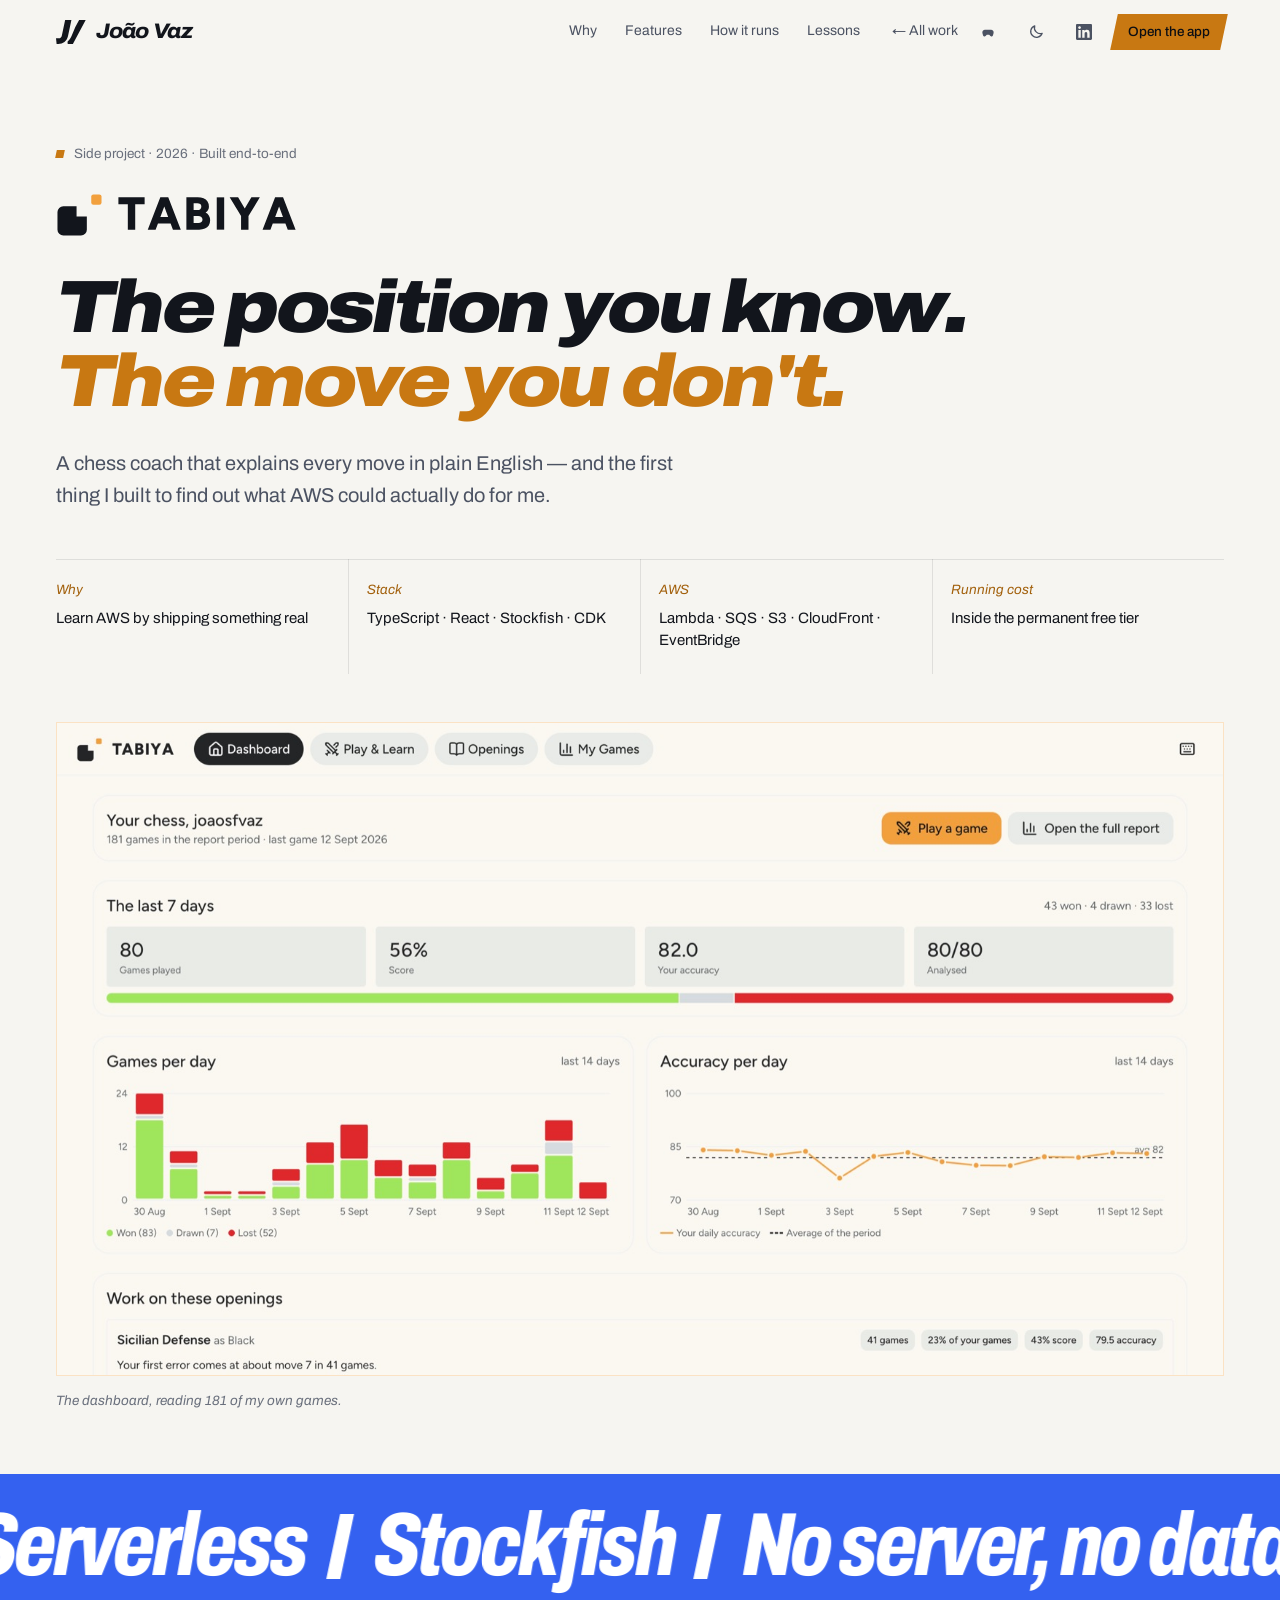
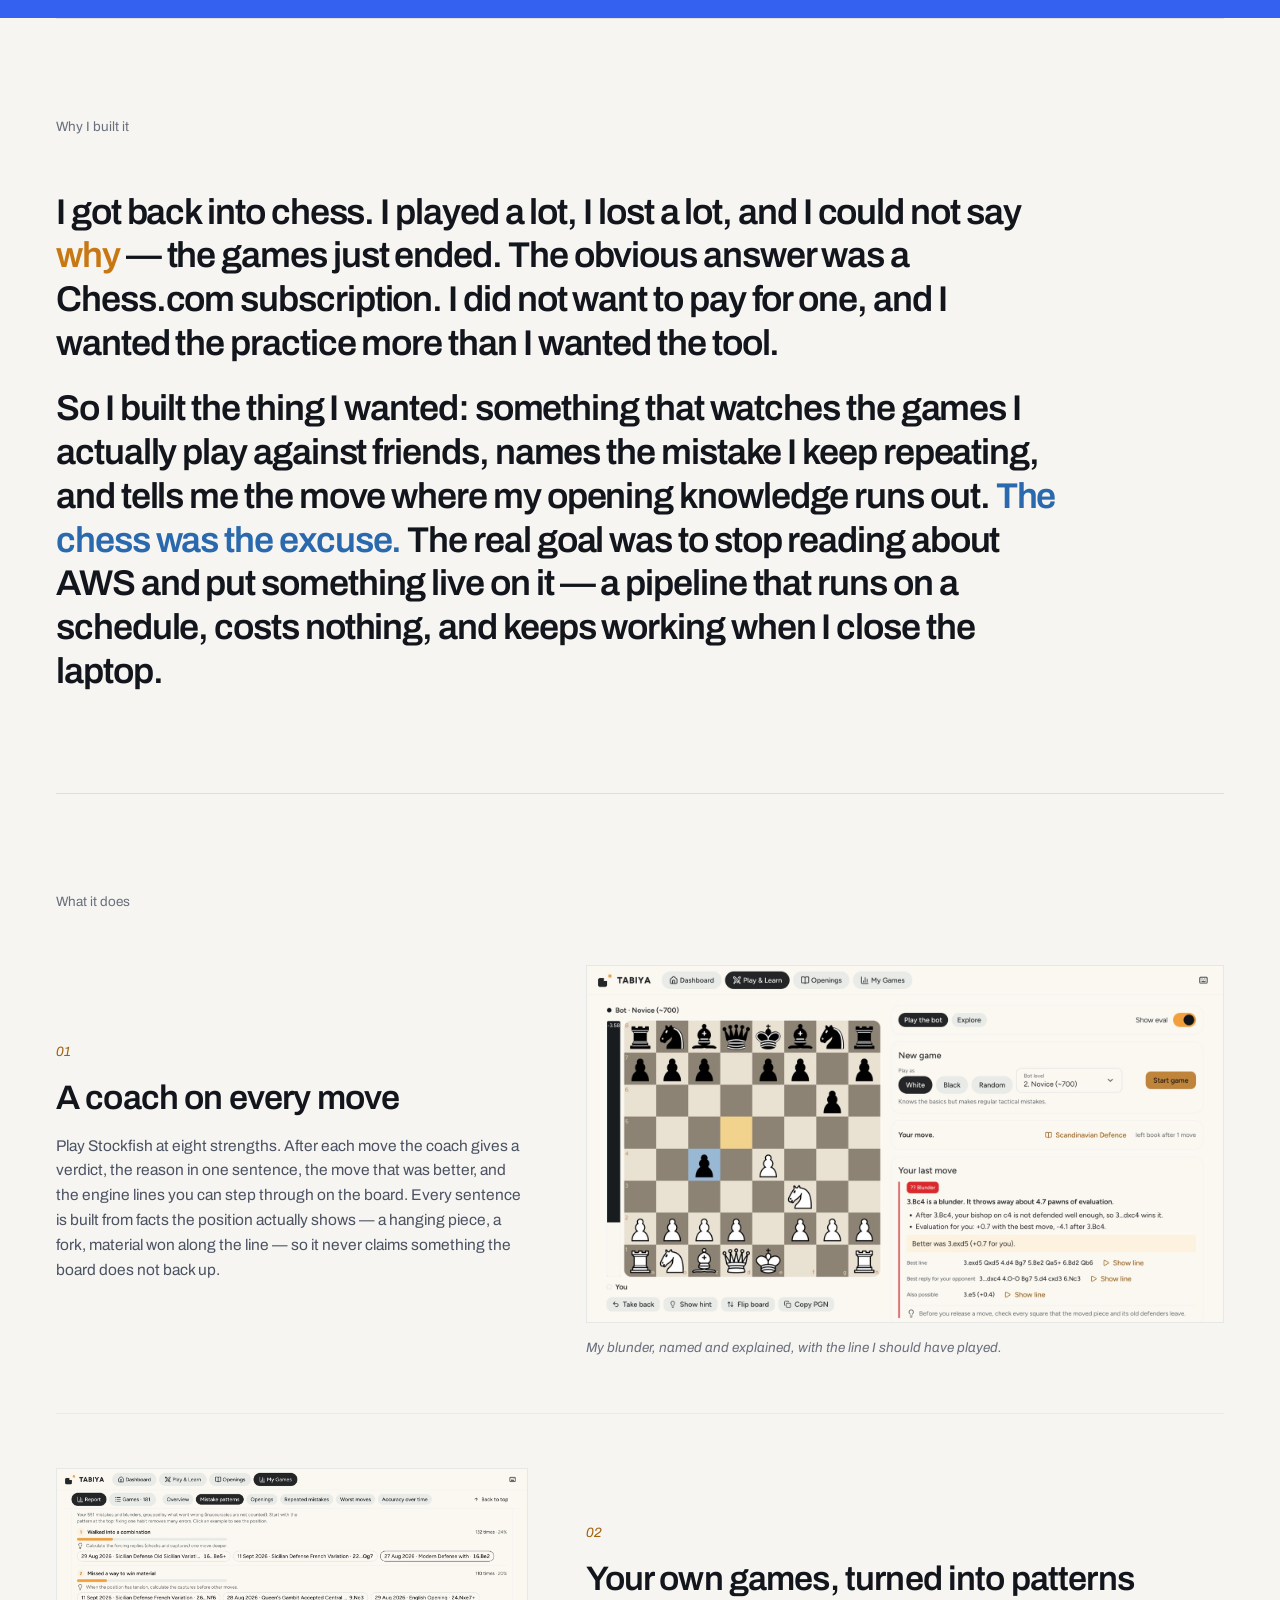
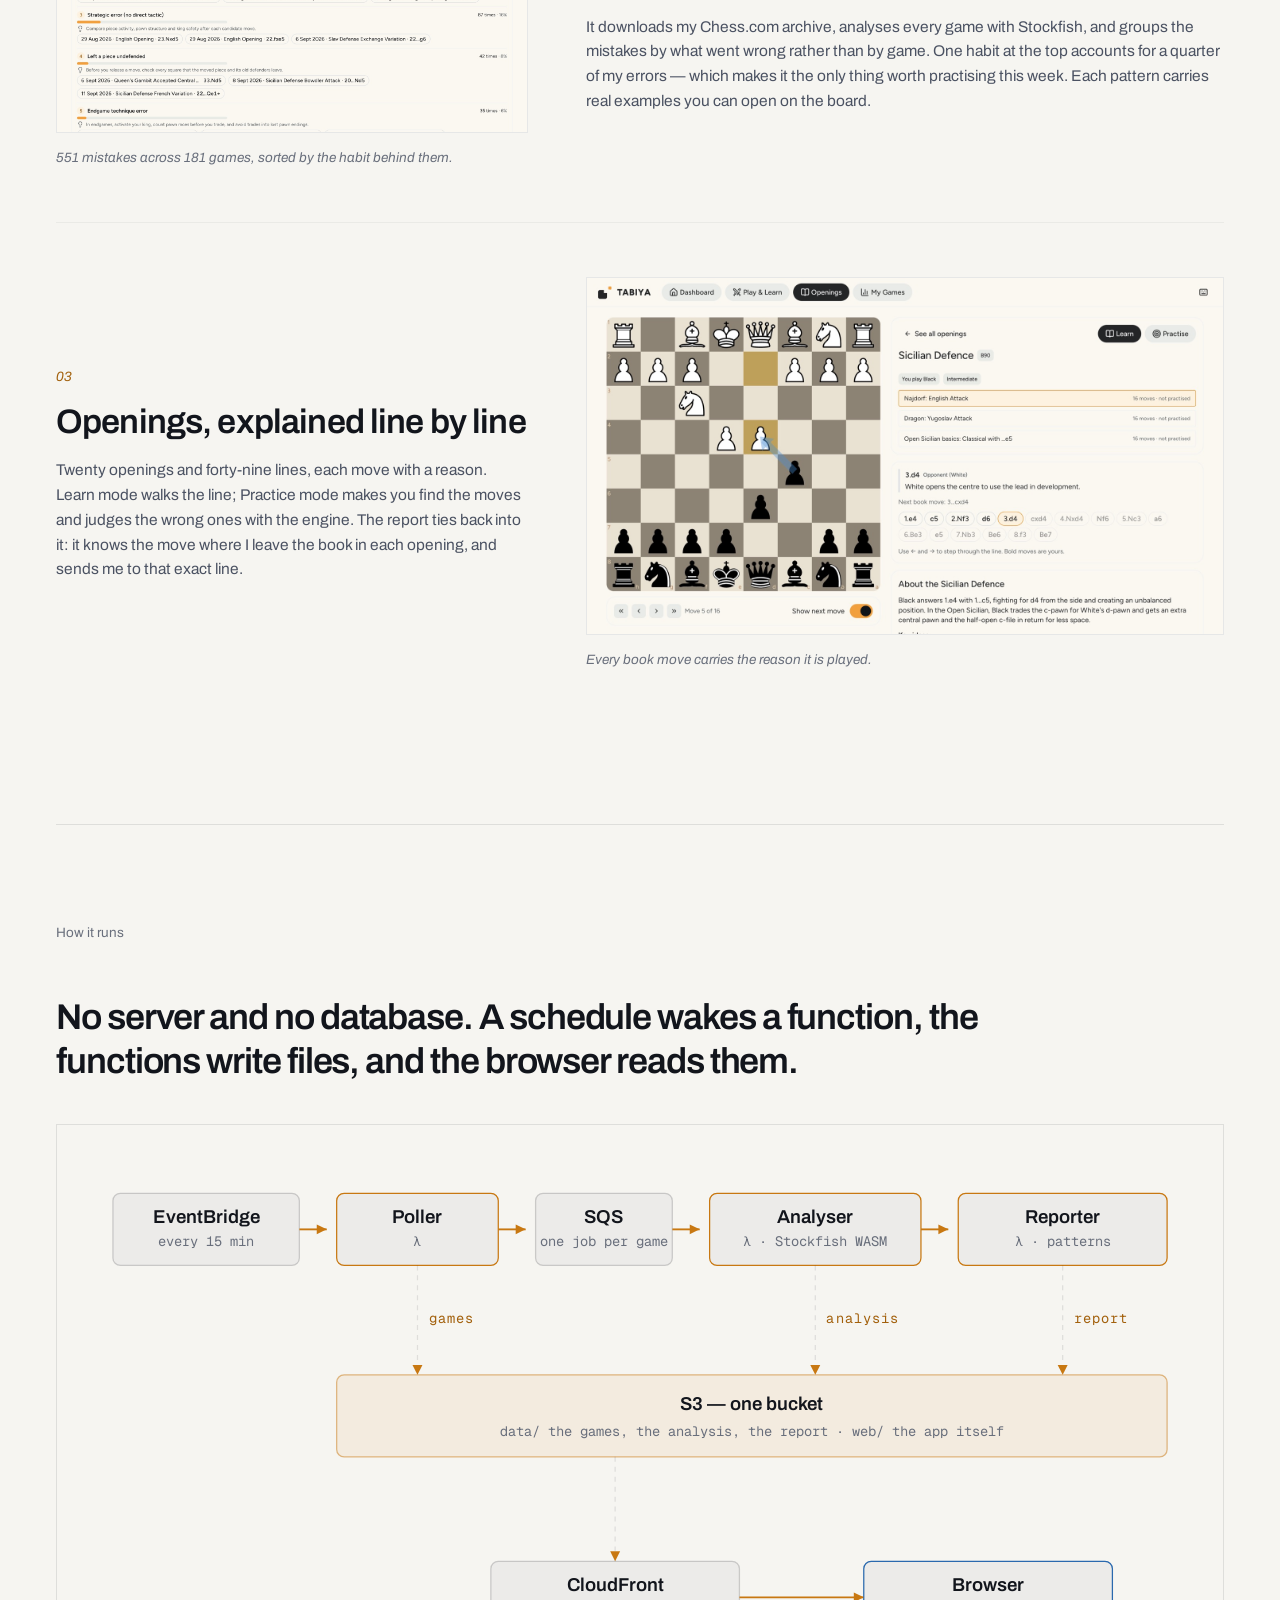
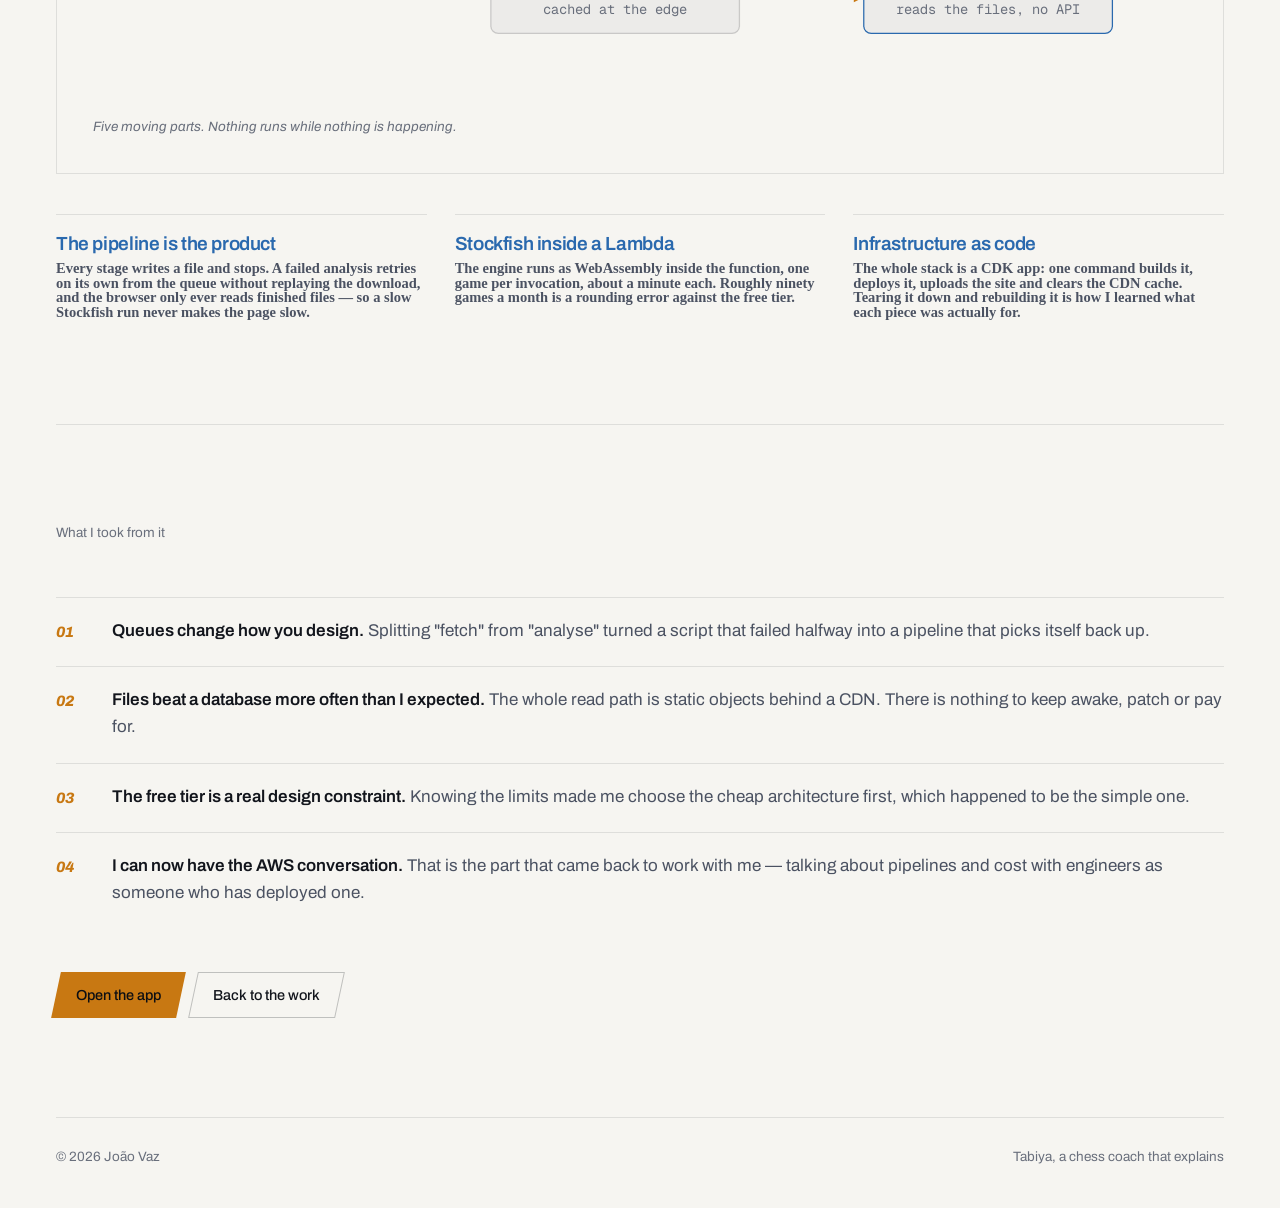
<file: tabiya/index.html>
<!DOCTYPE html>
<html lang="en">
<head>
  <meta charset="UTF-8" />
  <meta name="viewport" content="width=device-width, initial-scale=1.0" />
  <meta name="theme-color" content="#0c0e13" />
  <title>Tabiya — João Vaz</title>
  <meta name="description" content="Tabiya: a chess coach that explains every move in plain English, and the project João Vaz used to learn AWS. Serverless pipeline on Lambda, SQS, S3 and CloudFront." />
  <link rel="canonical" href="https://joao-vaz.com/tabiya/" />
  <!-- icons: the JV monogram, as SVG for modern browsers, PNG and ICO for
       the rest, and full-bleed squares for phones' home screens -->
  <link rel="icon" href="/favicon.svg?v=2026-11-02l" type="image/svg+xml" />
  <link rel="icon" href="/assets/brand/favicon-32.png?v=2026-11-02l" type="image/png" sizes="32x32" />
  <link rel="apple-touch-icon" href="/apple-touch-icon.png?v=2026-11-02l" />
  <link rel="manifest" href="/site.webmanifest" />
  <!-- the card a link preview shows -->
  <meta property="og:type" content="website" />
  <meta property="og:site_name" content="João Vaz" />
  <meta property="og:title" content="Tabiya — João Vaz" />
  <meta property="og:description" content="Tabiya: a chess coach that explains every move in plain English, and the project João Vaz used to learn AWS. Serverless pipeline on Lambda, SQS, S3 and CloudFront." />
  <meta property="og:url" content="https://joao-vaz.com/tabiya/" />
  <meta property="og:image" content="https://joao-vaz.com/assets/brand/og.jpg" />
  <meta property="og:image:width" content="1200" />
  <meta property="og:image:height" content="630" />
  <meta property="og:image:alt" content="João Vaz — I build tools for 12,000+ car dealers and 10M+ visitors." />
  <meta name="twitter:card" content="summary_large_image" />
  <link rel="preconnect" href="https://fonts.googleapis.com" />
  <link rel="preconnect" href="https://fonts.gstatic.com" crossorigin />
  <link href="https://fonts.googleapis.com/css2?family=Archivo:ital,wdth,wght@0,62..125,100..900;1,62..125,100..900&family=Geist+Mono:wght@400;500&display=swap" rel="stylesheet" />
  <link rel="stylesheet" href="/home.css?v=2026-11-02l" />
  <link rel="stylesheet" href="/project.css?v=2026-11-02l" />
  <link rel="stylesheet" href="/tabiya.css?v=2026-11-02l" />
  <script>
    document.documentElement.className += " js";
    /* the theme is set before the first paint: a saved choice, else the
       system's. js/home.js runs the switch. */
    (function () {
      var t = null;
      try { t = localStorage.getItem("theme"); } catch (e) {}
      if (t !== "light" && t !== "dark") t = window.matchMedia("(prefers-color-scheme: light)").matches ? "light" : "dark";
      document.documentElement.setAttribute("data-theme", t);
    })();
  </script>
</head>
<body class="page page--tabiya">

  <a class="skip" href="#why">Skip to the page</a>

  <!-- The same bar and dock as the home page, pointed at this
       page's own sections. -->
  <header class="bar" id="bar">
    <a class="bar__name" href="/" aria-label="João Vaz — home"><svg class="jv" viewBox="8.3 8 104 84" aria-hidden="true"><path d="M40.3 8L62.3 8L50.4 64C46.57 82 32.44 92 16.44 92L10.44 92L8.3 72L18.7 72C23.7 72 27.55 68 28.82 62ZM89.3 8L112.3 8L67.44 92L49.44 92L48.55 83.76C55.29 77.87 59.71 71.25 62.79 64L76.01 32.9Z" /></svg><span class="wordmark" aria-hidden="true">João Vaz</span></a>
    <nav class="bar__links" aria-label="Sections">
      <a href="#why" data-nav="why">Why</a>
      <a href="#features" data-nav="features">Features</a>
      <a href="#architecture" data-nav="architecture">How it runs</a>
      <a href="#learned" data-nav="learned">Lessons</a>
    </nav>
    <div class="bar__end">
      <a class="bar__back" href="/#projects">← All work</a>
      <a class="bar__icon quests-btn" href="/#side-quests" aria-label="Side quests — the personal side" title="Side quests"><svg viewBox="0 0 24 24" aria-hidden="true"><path d="M7.5 8.5h9a4 4 0 0 1 3.9 4.9l-.9 3.6a2.3 2.3 0 0 1-3.9 1l-1.8-2h-3.6l-1.8 2a2.3 2.3 0 0 1-3.9-1l-.9-3.6a4 4 0 0 1 3.9-4.9z" /><path d="M8.5 11.5v3M7 13h3" /><circle cx="15.5" cy="12" r=".9" /><circle cx="17" cy="14" r=".9" /></svg></a>
      <button class="bar__icon theme" type="button" data-theme-toggle aria-label="Switch to the light theme">
        <svg class="theme__sun" viewBox="0 0 24 24" aria-hidden="true"><circle cx="12" cy="12" r="4.2" /><path d="M12 2.6v2.2M12 19.2v2.2M4.6 4.6l1.6 1.6M17.8 17.8l1.6 1.6M2.6 12h2.2M19.2 12h2.2M4.6 19.4l1.6-1.6M17.8 6.2l1.6-1.6" /></svg>
        <svg class="theme__moon" viewBox="0 0 24 24" aria-hidden="true"><path d="M20 14.5A8.3 8.3 0 0 1 9.5 4a8.3 8.3 0 1 0 10.5 10.5Z" /></svg>
      </button>
      <a class="bar__icon" href="https://linkedin.com/in/joaovaz00" target="_blank" rel="noopener" aria-label="LinkedIn"><svg viewBox="0 0 24 24" aria-hidden="true"><path d="M20.447 20.452h-3.554v-5.569c0-1.328-.027-3.037-1.852-3.037-1.853 0-2.136 1.445-2.136 2.939v5.667H9.351V9h3.414v1.561h.046c.477-.9 1.637-1.85 3.37-1.85 3.601 0 4.267 2.37 4.267 5.455v6.286zM5.337 7.433c-1.144 0-2.063-.926-2.063-2.065 0-1.138.92-2.063 2.063-2.063 1.14 0 2.064.925 2.064 2.063 0 1.139-.925 2.065-2.064 2.065zm1.782 13.019H3.555V9h3.564v11.452zM22.225 0H1.771C.792 0 0 .774 0 1.729v20.542C0 23.227.792 24 1.771 24h20.451C23.2 24 24 23.227 24 22.271V1.729C24 .774 23.2 0 22.222 0h.003z" /></svg></a>
      <a class="btn btn--ink btn--sm" href="https://dij9fnusrsdml.cloudfront.net" target="_blank" rel="noopener"><span class="bar__long">Open the app</span><span class="bar__short">Open app</span></a>
    </div>
  </header>


  <nav class="dock" aria-label="Sections">
    <a class="dock__home" href="/#projects" aria-label="All work"><b>←</b><span>All work</span></a>
    <a href="#why" data-nav="why">Why</a>
    <a href="#features" data-nav="features">Features</a>
    <a href="#architecture" data-nav="architecture">How it runs</a>
    <a href="#learned" data-nav="learned">Lessons</a>
  </nav>

  <main>
    <!-- HERO -->
    <header class="proj" id="top">
      <p class="proj__eyebrow meta rv">
        <span class="dot" aria-hidden="true"></span>
        Side project · 2026 · Built end-to-end
      </p>
      <!-- two cuts of the lockup: cream on dark, ink on light; the theme picks one -->
      <img class="proj__lockup proj__lockup--dark rv" src="/assets/tabiya/tabiya-lockup.svg" alt="Tabiya" width="327" height="64" />
      <img class="proj__lockup proj__lockup--light rv" src="/assets/tabiya/tabiya-lockup-light.svg" alt="Tabiya" width="327" height="64" />
      <h1 class="proj__title rv">The position you know. <em>The move you don't.</em></h1>
      <p class="proj__lede rv">
        A chess coach that explains every move in plain English — and the first thing I built to find
        out what AWS could actually do for me.
      </p>
      <dl class="facts">
        <div class="fact rv"><dt>Why</dt><dd>Learn AWS by shipping something real</dd></div>
        <div class="fact rv"><dt>Stack</dt><dd>TypeScript · React · Stockfish · CDK</dd></div>
        <div class="fact rv"><dt>AWS</dt><dd>Lambda · SQS · S3 · CloudFront · EventBridge</dd></div>
        <div class="fact rv"><dt>Running cost</dt><dd>Inside the permanent free tier</dd></div>
      </dl>
      <figure class="shot shot--hero rv">
        <div class="shot__frame">
          <img src="/assets/tabiya/dashboard.jpg" alt="The Tabiya dashboard: the last 7 days, games and accuracy per day, and the openings to work on next." width="1600" height="895" />
        </div>
        <figcaption>The dashboard, reading 181 of my own games.</figcaption>
      </figure>
    </header>

    <div class="strip" aria-hidden="true">
      <div class="strip__track" data-strip>
        <span>Serverless</span><b>✳</b>
        <span>Stockfish</span><b>✳</b>
        <span>No server, no database</span><b>✳</b>
        <span>181 games analysed</span><b>✳</b>
        <span>Plain English</span><b>✳</b>
        <span>Built with Claude Code</span><b>✳</b>
      </div>
    </div>

    <!-- WHY -->
    <section class="section" id="why">
      <header class="head"><p class="meta rv">Why I built it</p></header>
      <p class="lead rv">
        I got back into chess. I played a lot, I lost a lot, and I could not say <em>why</em> — the
        games just ended. The obvious answer was a Chess.com subscription. I did not want to pay for
        one, and I wanted the practice more than I wanted the tool.
      </p>
      <p class="lead rv">
        So I built the thing I wanted: something that watches the games I actually play against
        friends, names the mistake I keep repeating, and tells me the move where my opening knowledge
        runs out. <strong>The chess was the excuse.</strong> The real goal was to stop reading about
        AWS and put something live on it — a pipeline that runs on a schedule, costs nothing, and
        keeps working when I close the laptop.
      </p>
    </section>

    <!-- WHAT IT DOES -->
    <section class="section" id="features">
      <header class="head"><p class="meta rv">What it does</p></header>

      <article class="feat">
        <div class="feat__text">
          <span class="feat__no rv">01</span>
          <h2 class="rv">A coach on every move</h2>
          <p class="rv">
            Play Stockfish at eight strengths. After each move the coach gives a verdict, the reason
            in one sentence, the move that was better, and the engine lines you can step through on
            the board. Every sentence is built from facts the position actually shows — a hanging
            piece, a fork, material won along the line — so it never claims something the board does
            not back up.
          </p>
        </div>
        <figure class="shot rv">
          <div class="shot__frame">
            <img src="/assets/tabiya/play.jpg" loading="lazy" width="1600" height="895"
                 alt="Play and Learn: the coach marks 3.Bc4 as a blunder, explains that the bishop is not defended well enough, gives the evaluation before and after, and lists the best line." />
          </div>
          <figcaption>My blunder, named and explained, with the line I should have played.</figcaption>
        </figure>
      </article>

      <article class="feat feat--flip">
        <div class="feat__text">
          <span class="feat__no rv">02</span>
          <h2 class="rv">Your own games, turned into patterns</h2>
          <p class="rv">
            It downloads my Chess.com archive, analyses every game with Stockfish, and groups the
            mistakes by what went wrong rather than by game. One habit at the top accounts for a
            quarter of my errors — which makes it the only thing worth practising this week. Each
            pattern carries real examples you can open on the board.
          </p>
        </div>
        <figure class="shot rv">
          <div class="shot__frame">
            <img src="/assets/tabiya/patterns.jpg" loading="lazy" width="1600" height="895"
                 alt="The report groups 551 mistakes into patterns: walked into a combination, missed a way to win material, strategic error, left a piece undefended, endgame technique error." />
          </div>
          <figcaption>551 mistakes across 181 games, sorted by the habit behind them.</figcaption>
        </figure>
      </article>

      <article class="feat">
        <div class="feat__text">
          <span class="feat__no rv">03</span>
          <h2 class="rv">Openings, explained line by line</h2>
          <p class="rv">
            Twenty openings and forty-nine lines, each move with a reason. Learn mode walks the line;
            Practice mode makes you find the moves and judges the wrong ones with the engine. The
            report ties back into it: it knows the move where I leave the book in each opening, and
            sends me to that exact line.
          </p>
        </div>
        <figure class="shot rv">
          <div class="shot__frame">
            <img src="/assets/tabiya/openings.jpg" loading="lazy" width="1600" height="895"
                 alt="The Sicilian Defence in Learn mode: the line list, the board with an arrow on 3.d4, and the explanation that White opens the centre to use the lead in development." />
          </div>
          <figcaption>Every book move carries the reason it is played.</figcaption>
        </figure>
      </article>
    </section>

    <!-- ARCHITECTURE -->
    <section class="section" id="architecture">
      <header class="head"><p class="meta rv">How it runs</p></header>
      <p class="lead rv">
        No server and no database. A schedule wakes a function, the functions write files, and the
        browser reads them.
      </p>

      <figure class="diagram rv">
        <svg viewBox="0 0 880 432" role="img" aria-labelledby="archTitle archDesc">
          <title id="archTitle">Tabiya on AWS</title>
          <desc id="archDesc">EventBridge triggers a Poller every 15 minutes. The Poller writes new games to S3
            and puts them on an SQS queue. An Analyser Lambda running Stockfish reads the queue and writes
            analysis to S3. A Reporter Lambda turns the analysis into report files in S3. CloudFront serves
            the app and those files to the browser.</desc>

          <!-- pipeline -->
          <g class="d-box">
            <rect x="16" y="26" width="150" height="58" />
            <text class="d-t" x="91" y="50">EventBridge</text>
            <text class="d-s" x="91" y="68">every 15 min</text>
          </g>
          <g class="d-box d-box--fn">
            <rect x="196" y="26" width="130" height="58" />
            <text class="d-t" x="261" y="50">Poller</text>
            <text class="d-s" x="261" y="68">λ</text>
          </g>
          <g class="d-box">
            <rect x="356" y="26" width="110" height="58" />
            <text class="d-t" x="411" y="50">SQS</text>
            <text class="d-s" x="411" y="68">one job per game</text>
          </g>
          <g class="d-box d-box--fn">
            <rect x="496" y="26" width="170" height="58" />
            <text class="d-t" x="581" y="50">Analyser</text>
            <text class="d-s" x="581" y="68">λ · Stockfish WASM</text>
          </g>
          <g class="d-box d-box--fn">
            <rect x="696" y="26" width="168" height="58" />
            <text class="d-t" x="780" y="50">Reporter</text>
            <text class="d-s" x="780" y="68">λ · patterns</text>
          </g>

          <g class="d-flow">
            <path d="M166 55h22" /><path d="M326 55h22" /><path d="M466 55h22" /><path d="M666 55h22" />
          </g>

          <!-- writes into the bucket -->
          <g class="d-line">
            <path d="M261 84v88" /><path d="M581 84v88" /><path d="M780 84v88" />
          </g>
          <text class="d-l" x="270" y="130">games</text>
          <text class="d-l" x="590" y="130">analysis</text>
          <text class="d-l" x="789" y="130">report</text>

          <g class="d-box d-box--store">
            <rect x="196" y="172" width="668" height="66" />
            <text class="d-t" x="530" y="200">S3 — one bucket</text>
            <text class="d-s" x="530" y="221">data/ the games, the analysis, the report · web/ the app itself</text>
          </g>

          <!-- read path -->
          <g class="d-line"><path d="M420 238v84" /></g>
          <g class="d-box">
            <rect x="320" y="322" width="200" height="58" />
            <text class="d-t" x="420" y="346">CloudFront</text>
            <text class="d-s" x="420" y="364">cached at the edge</text>
          </g>
          <g class="d-flow"><path d="M520 351h100" /></g>
          <g class="d-box d-box--out">
            <rect x="620" y="322" width="200" height="58" />
            <text class="d-t" x="720" y="346">Browser</text>
            <text class="d-s" x="720" y="364">reads the files, no API</text>
          </g>

          <g class="d-arrows">
            <path d="M188 55l-8-4v8z" /><path d="M348 55l-8-4v8z" /><path d="M488 55l-8-4v8z" /><path d="M688 55l-8-4v8z" />
            <path d="M261 172l-4-8h8z" /><path d="M581 172l-4-8h8z" /><path d="M780 172l-4-8h8z" />
            <path d="M420 322l-4-8h8z" /><path d="M620 351l-8-4v8z" />
          </g>
        </svg>
        <figcaption>Five moving parts. Nothing runs while nothing is happening.</figcaption>
      </figure>

      <div class="notes">
        <div class="note rv">
          <h4>The pipeline is the product</h4>
          <p>Every stage writes a file and stops. A failed analysis retries on its own from the queue
            without replaying the download, and the browser only ever reads finished files — so a
            slow Stockfish run never makes the page slow.</p>
        </div>
        <div class="note rv">
          <h4>Stockfish inside a Lambda</h4>
          <p>The engine runs as WebAssembly inside the function, one game per invocation, about a
            minute each. Roughly ninety games a month is a rounding error against the free tier.</p>
        </div>
        <div class="note rv">
          <h4>Infrastructure as code</h4>
          <p>The whole stack is a CDK app: one command builds it, deploys it, uploads the site and
            clears the CDN cache. Tearing it down and rebuilding it is how I learned what each piece
            was actually for.</p>
        </div>
      </div>
    </section>

    <!-- LEARNED -->
    <section class="section" id="learned">
      <header class="head"><p class="meta rv">What I took from it</p></header>
      <ul class="takeaways">
        <li class="rv"><strong>Queues change how you design.</strong> Splitting "fetch" from
          "analyse" turned a script that failed halfway into a pipeline that picks itself back up.</li>
        <li class="rv"><strong>Files beat a database more often than I expected.</strong> The
          whole read path is static objects behind a CDN. There is nothing to keep awake, patch or pay
          for.</li>
        <li class="rv"><strong>The free tier is a real design constraint.</strong> Knowing the
          limits made me choose the cheap architecture first, which happened to be the simple one.</li>
        <li class="rv"><strong>I can now have the AWS conversation.</strong> That is the part
          that came back to work with me — talking about pipelines and cost with engineers as
          someone who has deployed one.</li>
      </ul>
      <div class="proj__cta rv">
        <a class="btn btn--ink" href="https://dij9fnusrsdml.cloudfront.net" target="_blank" rel="noopener"><span>Open the app</span></a>
        <a class="btn btn--line" href="/#projects"><span>Back to the work</span></a>
      </div>
    </section>
  </main>

  <footer class="foot wrap">
    <span>© 2026 João Vaz</span>
    <span>Tabiya, a chess coach that explains</span>
    <span class="eggs" data-eggs hidden>Easter eggs found: <b>0</b> / 4</span>
  </footer>
  <script src="/js/scroll.js?v=2026-11-02l"></script>
  <script src="/js/home.js?v=2026-11-02l"></script>
</body>
</html>
</file>
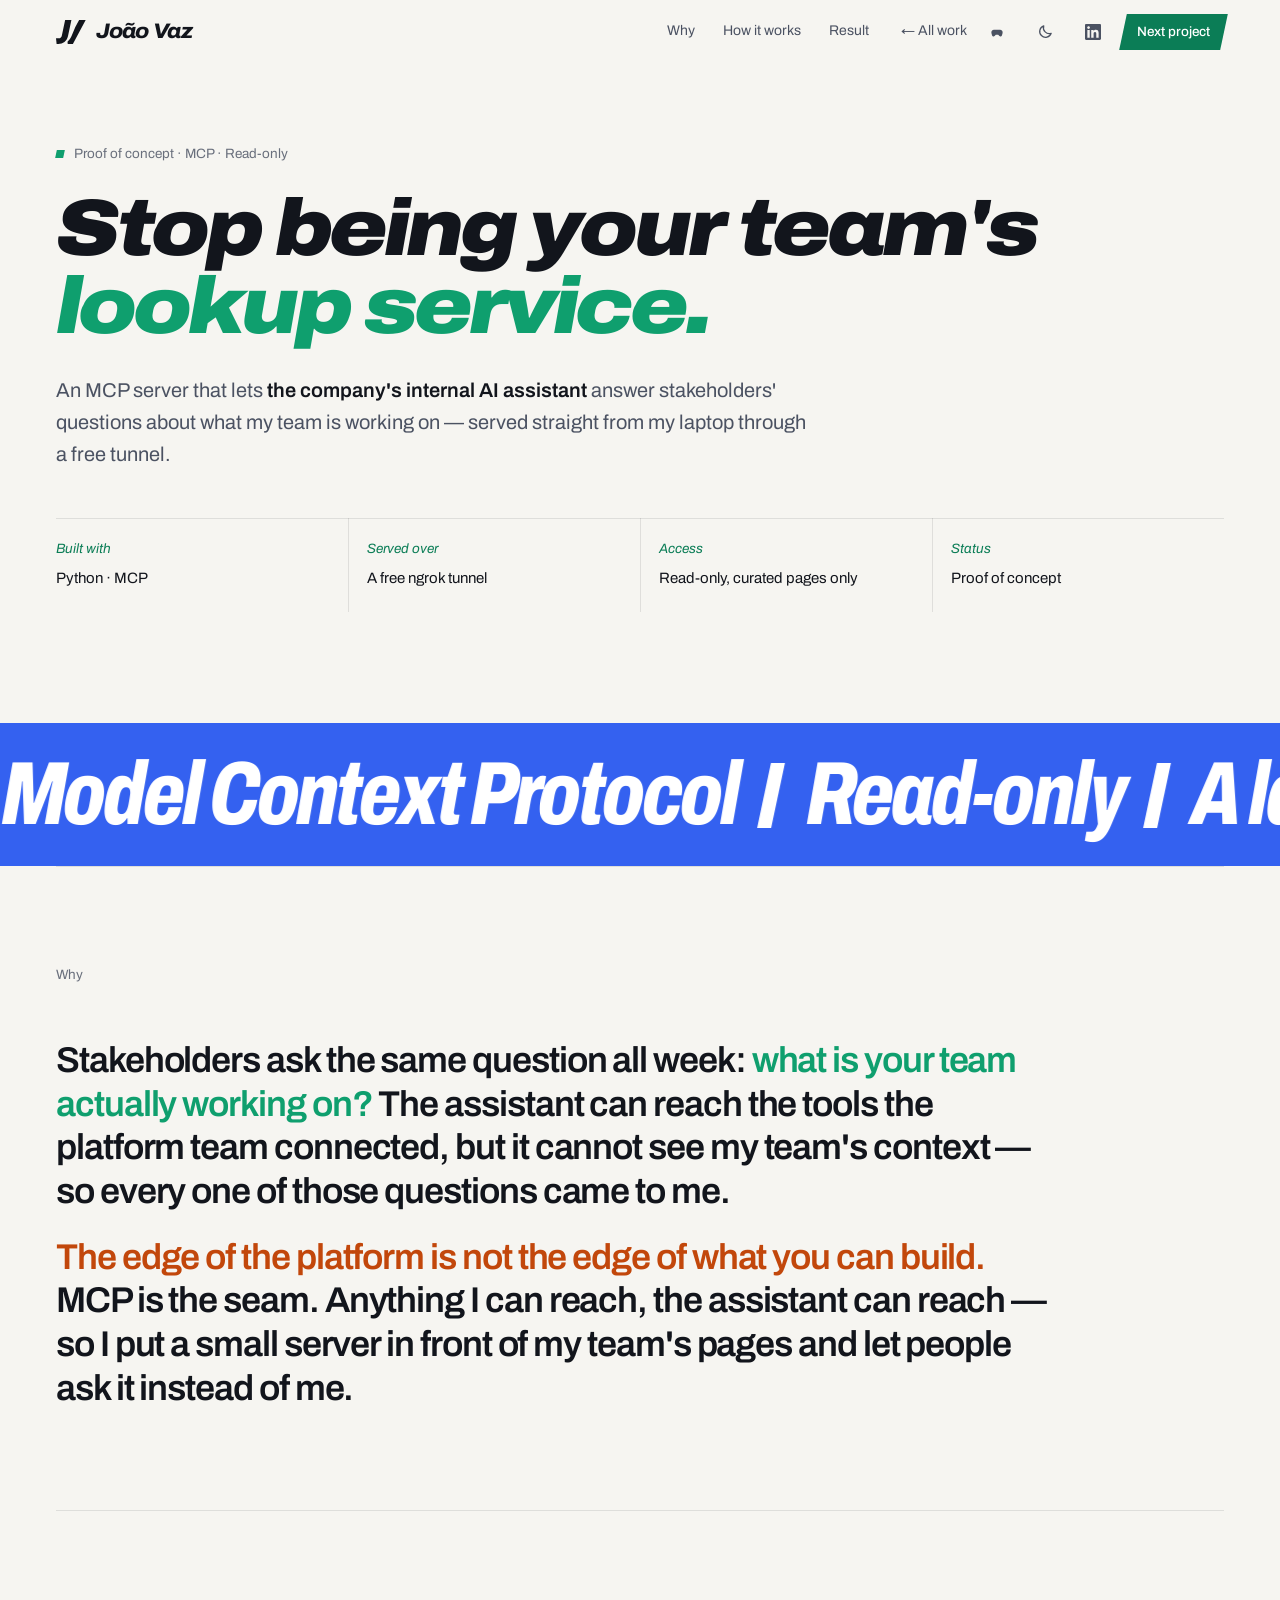
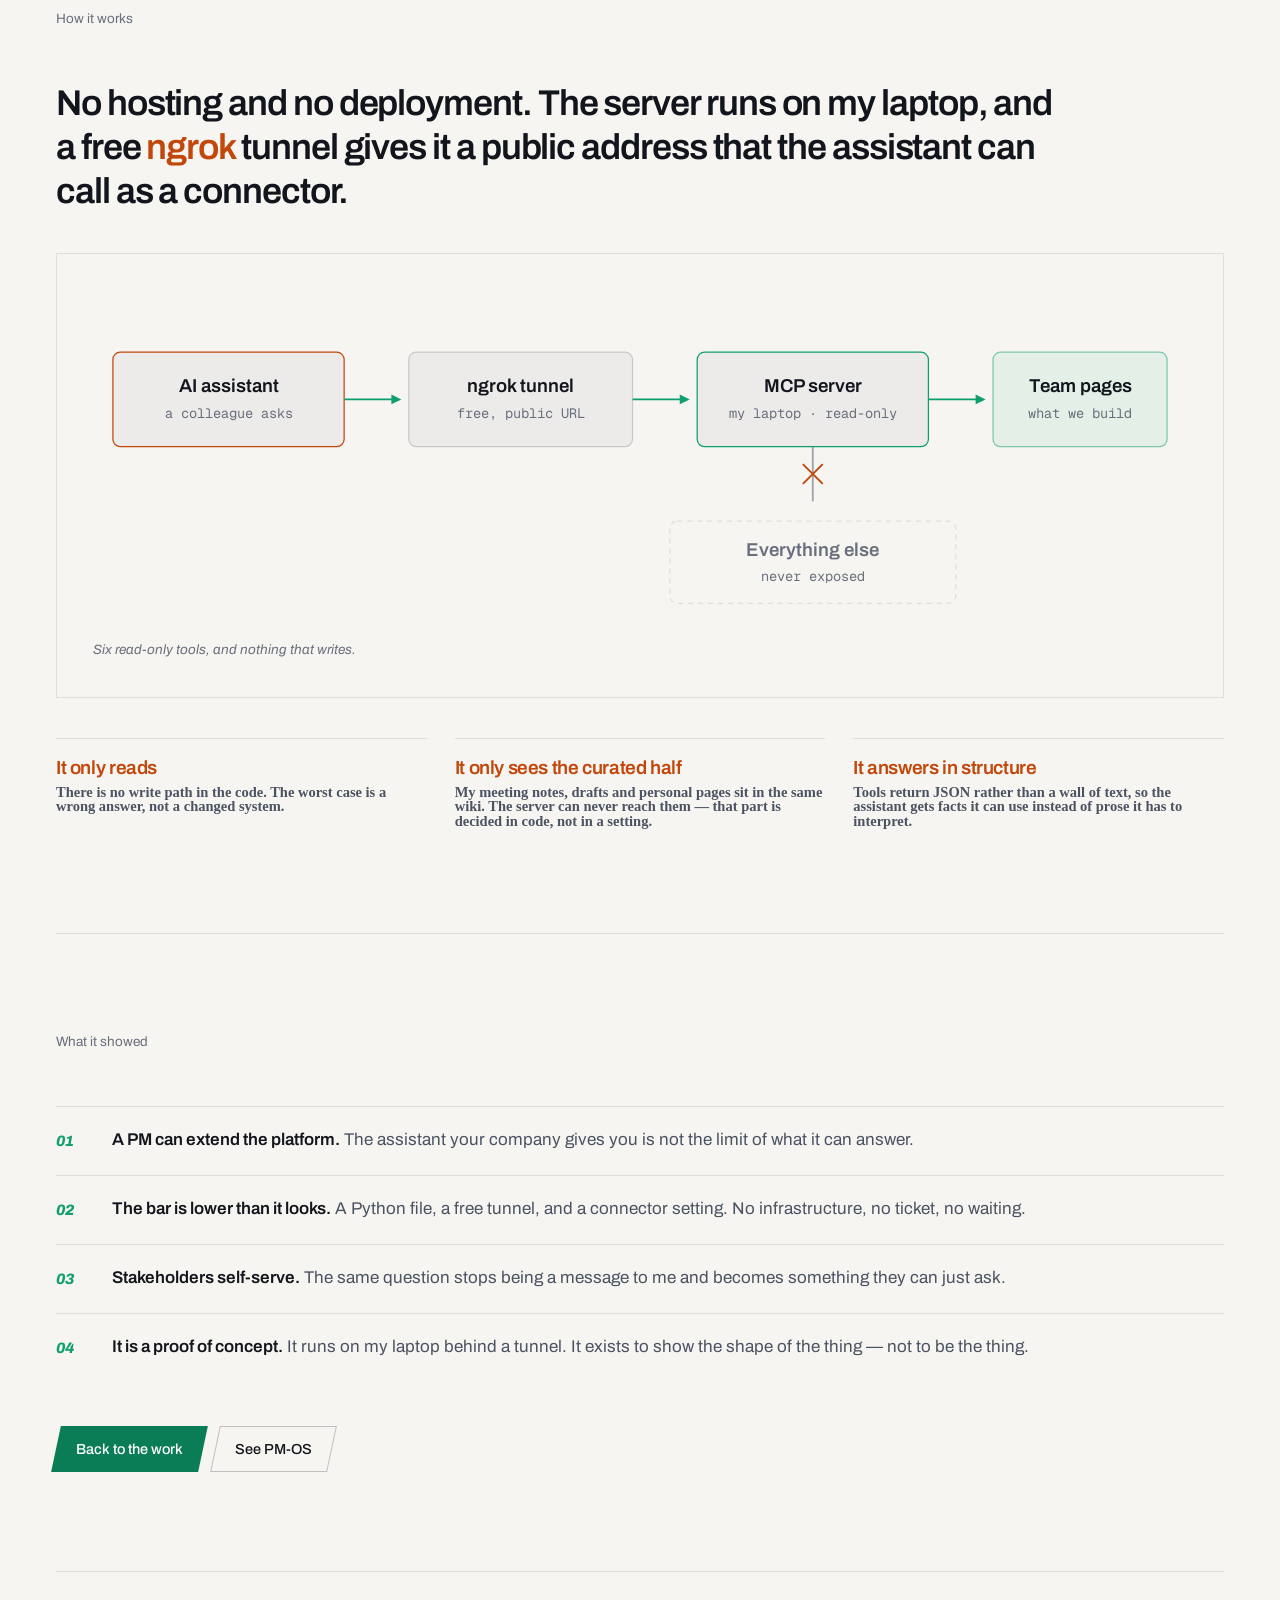
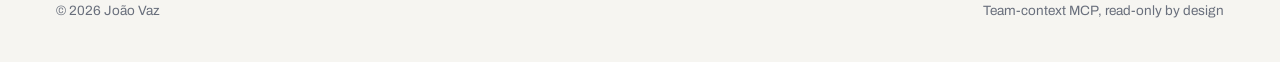
<file: team-context/index.html>
<!DOCTYPE html>
<html lang="en">
<head>
  <meta charset="UTF-8" />
  <meta name="viewport" content="width=device-width, initial-scale=1.0" />
  <meta name="theme-color" content="#0c0e13" />
  <title>Team-context MCP — João Vaz</title>
  <meta name="description" content="A read-only MCP server that lets OLX's AI assistant answer stakeholders' questions about what my team is working on, served from a laptop through a free ngrok tunnel." />
  <link rel="canonical" href="https://joao-vaz.com/team-context/" />
  <!-- icons: the JV monogram, as SVG for modern browsers, PNG and ICO for
       the rest, and full-bleed squares for phones' home screens -->
  <link rel="icon" href="/favicon.svg?v=2026-11-02l" type="image/svg+xml" />
  <link rel="icon" href="/assets/brand/favicon-32.png?v=2026-11-02l" type="image/png" sizes="32x32" />
  <link rel="apple-touch-icon" href="/apple-touch-icon.png?v=2026-11-02l" />
  <link rel="manifest" href="/site.webmanifest" />
  <!-- the card a link preview shows -->
  <meta property="og:type" content="website" />
  <meta property="og:site_name" content="João Vaz" />
  <meta property="og:title" content="Team-context MCP — João Vaz" />
  <meta property="og:description" content="A read-only MCP server that lets OLX's AI assistant answer stakeholders' questions about what my team is working on, served from a laptop through a free ngrok tunnel." />
  <meta property="og:url" content="https://joao-vaz.com/team-context/" />
  <meta property="og:image" content="https://joao-vaz.com/assets/brand/og.jpg" />
  <meta property="og:image:width" content="1200" />
  <meta property="og:image:height" content="630" />
  <meta property="og:image:alt" content="João Vaz — I build tools for 12,000+ car dealers and 10M+ visitors." />
  <meta name="twitter:card" content="summary_large_image" />
  <link rel="preconnect" href="https://fonts.googleapis.com" />
  <link rel="preconnect" href="https://fonts.gstatic.com" crossorigin />
  <link href="https://fonts.googleapis.com/css2?family=Archivo:ital,wdth,wght@0,62..125,100..900;1,62..125,100..900&family=Geist+Mono:wght@400;500&display=swap" rel="stylesheet" />
  <link rel="stylesheet" href="/home.css?v=2026-11-02l" />
  <link rel="stylesheet" href="/project.css?v=2026-11-02l" />
  <link rel="stylesheet" href="/team-context.css?v=2026-11-02l" />
  <script>
    document.documentElement.className += " js";
    /* the theme is set before the first paint: a saved choice, else the
       system's. js/home.js runs the switch. */
    (function () {
      var t = null;
      try { t = localStorage.getItem("theme"); } catch (e) {}
      if (t !== "light" && t !== "dark") t = window.matchMedia("(prefers-color-scheme: light)").matches ? "light" : "dark";
      document.documentElement.setAttribute("data-theme", t);
    })();
  </script>
</head>
<body class="page page--mcp">

  <a class="skip" href="#why">Skip to the page</a>

  <!-- The same bar and dock as the home page, pointed at this
       page's own sections. -->
  <header class="bar" id="bar">
    <a class="bar__name" href="/" aria-label="João Vaz — home"><svg class="jv" viewBox="8.3 8 104 84" aria-hidden="true"><path d="M40.3 8L62.3 8L50.4 64C46.57 82 32.44 92 16.44 92L10.44 92L8.3 72L18.7 72C23.7 72 27.55 68 28.82 62ZM89.3 8L112.3 8L67.44 92L49.44 92L48.55 83.76C55.29 77.87 59.71 71.25 62.79 64L76.01 32.9Z" /></svg><span class="wordmark" aria-hidden="true">João Vaz</span></a>
    <nav class="bar__links" aria-label="Sections">
      <a href="#why" data-nav="why">Why</a>
      <a href="#how" data-nav="how">How it works</a>
      <a href="#result" data-nav="result">Result</a>
    </nav>
    <div class="bar__end">
      <a class="bar__back" href="/#projects">← All work</a>
      <a class="bar__icon quests-btn" href="/#side-quests" aria-label="Side quests — the personal side" title="Side quests"><svg viewBox="0 0 24 24" aria-hidden="true"><path d="M7.5 8.5h9a4 4 0 0 1 3.9 4.9l-.9 3.6a2.3 2.3 0 0 1-3.9 1l-1.8-2h-3.6l-1.8 2a2.3 2.3 0 0 1-3.9-1l-.9-3.6a4 4 0 0 1 3.9-4.9z" /><path d="M8.5 11.5v3M7 13h3" /><circle cx="15.5" cy="12" r=".9" /><circle cx="17" cy="14" r=".9" /></svg></a>
      <button class="bar__icon theme" type="button" data-theme-toggle aria-label="Switch to the light theme">
        <svg class="theme__sun" viewBox="0 0 24 24" aria-hidden="true"><circle cx="12" cy="12" r="4.2" /><path d="M12 2.6v2.2M12 19.2v2.2M4.6 4.6l1.6 1.6M17.8 17.8l1.6 1.6M2.6 12h2.2M19.2 12h2.2M4.6 19.4l1.6-1.6M17.8 6.2l1.6-1.6" /></svg>
        <svg class="theme__moon" viewBox="0 0 24 24" aria-hidden="true"><path d="M20 14.5A8.3 8.3 0 0 1 9.5 4a8.3 8.3 0 1 0 10.5 10.5Z" /></svg>
      </button>
      <a class="bar__icon" href="https://linkedin.com/in/joaovaz00" target="_blank" rel="noopener" aria-label="LinkedIn"><svg viewBox="0 0 24 24" aria-hidden="true"><path d="M20.447 20.452h-3.554v-5.569c0-1.328-.027-3.037-1.852-3.037-1.853 0-2.136 1.445-2.136 2.939v5.667H9.351V9h3.414v1.561h.046c.477-.9 1.637-1.85 3.37-1.85 3.601 0 4.267 2.37 4.267 5.455v6.286zM5.337 7.433c-1.144 0-2.063-.926-2.063-2.065 0-1.138.92-2.063 2.063-2.063 1.14 0 2.064.925 2.064 2.063 0 1.139-.925 2.065-2.064 2.065zm1.782 13.019H3.555V9h3.564v11.452zM22.225 0H1.771C.792 0 0 .774 0 1.729v20.542C0 23.227.792 24 1.771 24h20.451C23.2 24 24 23.227 24 22.271V1.729C24 .774 23.2 0 22.222 0h.003z" /></svg></a>
      <a class="btn btn--ink btn--sm" href="/pm-os/"><span class="bar__long">Next project</span><span class="bar__short">Next</span></a>
    </div>
  </header>


  <nav class="dock" aria-label="Sections">
    <a class="dock__home" href="/#projects" aria-label="All work"><b>←</b><span>All work</span></a>
    <a href="#why" data-nav="why">Why</a>
    <a href="#how" data-nav="how">How it works</a>
    <a href="#result" data-nav="result">Result</a>
  </nav>

  <main>
    <!-- HERO -->
    <header class="proj" id="top">
      <p class="proj__eyebrow meta rv">
        <span class="dot" aria-hidden="true"></span>
        Proof of concept · MCP · Read-only
      </p>
      <h1 class="proj__title rv">Stop being your team's <em>lookup service.</em></h1>
      <p class="proj__lede rv">
        An MCP server that lets <strong>the company's internal AI assistant</strong> answer
        stakeholders' questions about what my team is working on — served straight from my laptop
        through a free tunnel.
      </p>
      <dl class="facts">
        <div class="fact rv"><dt>Built with</dt><dd>Python · MCP</dd></div>
        <div class="fact rv"><dt>Served over</dt><dd>A free ngrok tunnel</dd></div>
        <div class="fact rv"><dt>Access</dt><dd>Read-only, curated pages only</dd></div>
        <div class="fact rv"><dt>Status</dt><dd>Proof of concept</dd></div>
      </dl>
    </header>

    <div class="strip" aria-hidden="true">
      <div class="strip__track" data-strip>
        <span>Model Context Protocol</span><b>✳</b>
        <span>Read-only</span><b>✳</b>
        <span>A laptop and a tunnel</span><b>✳</b>
        <span>The platform's edge is not the edge</span><b>✳</b>
      </div>
    </div>

    <!-- WHY -->
    <section class="section" id="why">
      <header class="head"><p class="meta rv">Why</p></header>
      <p class="lead rv">
        Stakeholders ask the same question all week: <em>what is your team actually working on?</em>
        The assistant can reach the tools the platform team connected, but it cannot see my team's context —
        so every one of those questions came to me.
      </p>
      <p class="lead rv">
        <strong>The edge of the platform is not the edge of what you can build.</strong> MCP is the
        seam. Anything I can reach, the assistant can reach — so I put a small server in front of my
        team's pages and let people ask it instead of me.
      </p>
    </section>

    <!-- HOW -->
    <section class="section" id="how">
      <header class="head"><p class="meta rv">How it works</p></header>
      <p class="lead rv">
        No hosting and no deployment. The server runs on my laptop, and a free
        <strong>ngrok</strong> tunnel gives it a public address that the assistant can call as a connector.
      </p>

      <figure class="diagram rv">
        <svg viewBox="0 0 880 266" role="img" aria-labelledby="gTitle gDesc">
          <title id="gTitle">How it works</title>
          <desc id="gDesc">A colleague asks the company assistant. The assistant calls a free ngrok tunnel, which reaches a
            read-only MCP server on a laptop. The server answers from the team's curated pages.
            Everything else is never exposed.</desc>

          <g class="d-box d-box--out">
            <rect x="16" y="50" width="186" height="76" />
            <text class="d-t" x="109" y="82">AI assistant</text>
            <text class="d-s" x="109" y="103">a colleague asks</text>
          </g>
          <g class="d-flow"><path d="M202 88h44" /></g>

          <g class="d-box">
            <rect x="254" y="50" width="180" height="76" />
            <text class="d-t" x="344" y="82">ngrok tunnel</text>
            <text class="d-s" x="344" y="103">free, public URL</text>
          </g>
          <g class="d-flow"><path d="M434 88h44" /></g>

          <g class="d-box d-box--fn">
            <rect x="486" y="50" width="186" height="76" />
            <text class="d-t" x="579" y="82">MCP server</text>
            <text class="d-s" x="579" y="103">my laptop · read-only</text>
          </g>
          <g class="d-flow"><path d="M672 88h44" /></g>

          <g class="d-box d-box--store">
            <rect x="724" y="50" width="140" height="76" />
            <text class="d-t" x="794" y="82">Team pages</text>
            <text class="d-s" x="794" y="103">what we build</text>
          </g>

          <g class="d-deny"><path d="M579 126v44" /></g>
          <g class="d-cross"><path d="M571 140l16 16M587 140l-16 16" /></g>
          <g class="d-box d-box--off">
            <rect x="464" y="186" width="230" height="66" />
            <text class="d-t" x="579" y="214">Everything else</text>
            <text class="d-s" x="579" y="234">never exposed</text>
          </g>

          <g class="d-arrows">
            <path d="M248 88l-8-4v8z" /><path d="M480 88l-8-4v8z" /><path d="M718 88l-8-4v8z" />
          </g>
        </svg>
        <figcaption>Six read-only tools, and nothing that writes.</figcaption>
      </figure>

      <div class="notes">
        <div class="note rv">
          <h4>It only reads</h4>
          <p>There is no write path in the code. The worst case is a wrong answer, not a changed
            system.</p>
        </div>
        <div class="note rv">
          <h4>It only sees the curated half</h4>
          <p>My meeting notes, drafts and personal pages sit in the same wiki. The server can never
            reach them — that part is decided in code, not in a setting.</p>
        </div>
        <div class="note rv">
          <h4>It answers in structure</h4>
          <p>Tools return JSON rather than a wall of text, so the assistant gets facts it can use
            instead of prose it has to interpret.</p>
        </div>
      </div>
    </section>

    <!-- WHAT IT SHOWED -->
    <section class="section" id="result">
      <header class="head"><p class="meta rv">What it showed</p></header>
      <ul class="takeaways">
        <li class="rv"><strong>A PM can extend the platform.</strong> The assistant your company
          gives you is not the limit of what it can answer.</li>
        <li class="rv"><strong>The bar is lower than it looks.</strong> A Python file, a free
          tunnel, and a connector setting. No infrastructure, no ticket, no waiting.</li>
        <li class="rv"><strong>Stakeholders self-serve.</strong> The same question stops being a
          message to me and becomes something they can just ask.</li>
        <li class="rv"><strong>It is a proof of concept.</strong> It runs on my laptop behind a
          tunnel. It exists to show the shape of the thing — not to be the thing.</li>
      </ul>

      <div class="proj__cta rv">
        <a class="btn btn--ink" href="/#projects"><span>Back to the work</span></a>
        <a class="btn btn--line" href="/pm-os/"><span>See PM-OS</span></a>
      </div>
    </section>
  </main>

  <footer class="foot wrap">
    <span>© 2026 João Vaz</span>
    <span>Team-context MCP, read-only by design</span>
    <span class="eggs" data-eggs hidden>Easter eggs found: <b>0</b> / 4</span>
  </footer>
  <script src="/js/scroll.js?v=2026-11-02l"></script>
  <script src="/js/home.js?v=2026-11-02l"></script>
</body>
</html>
</file>
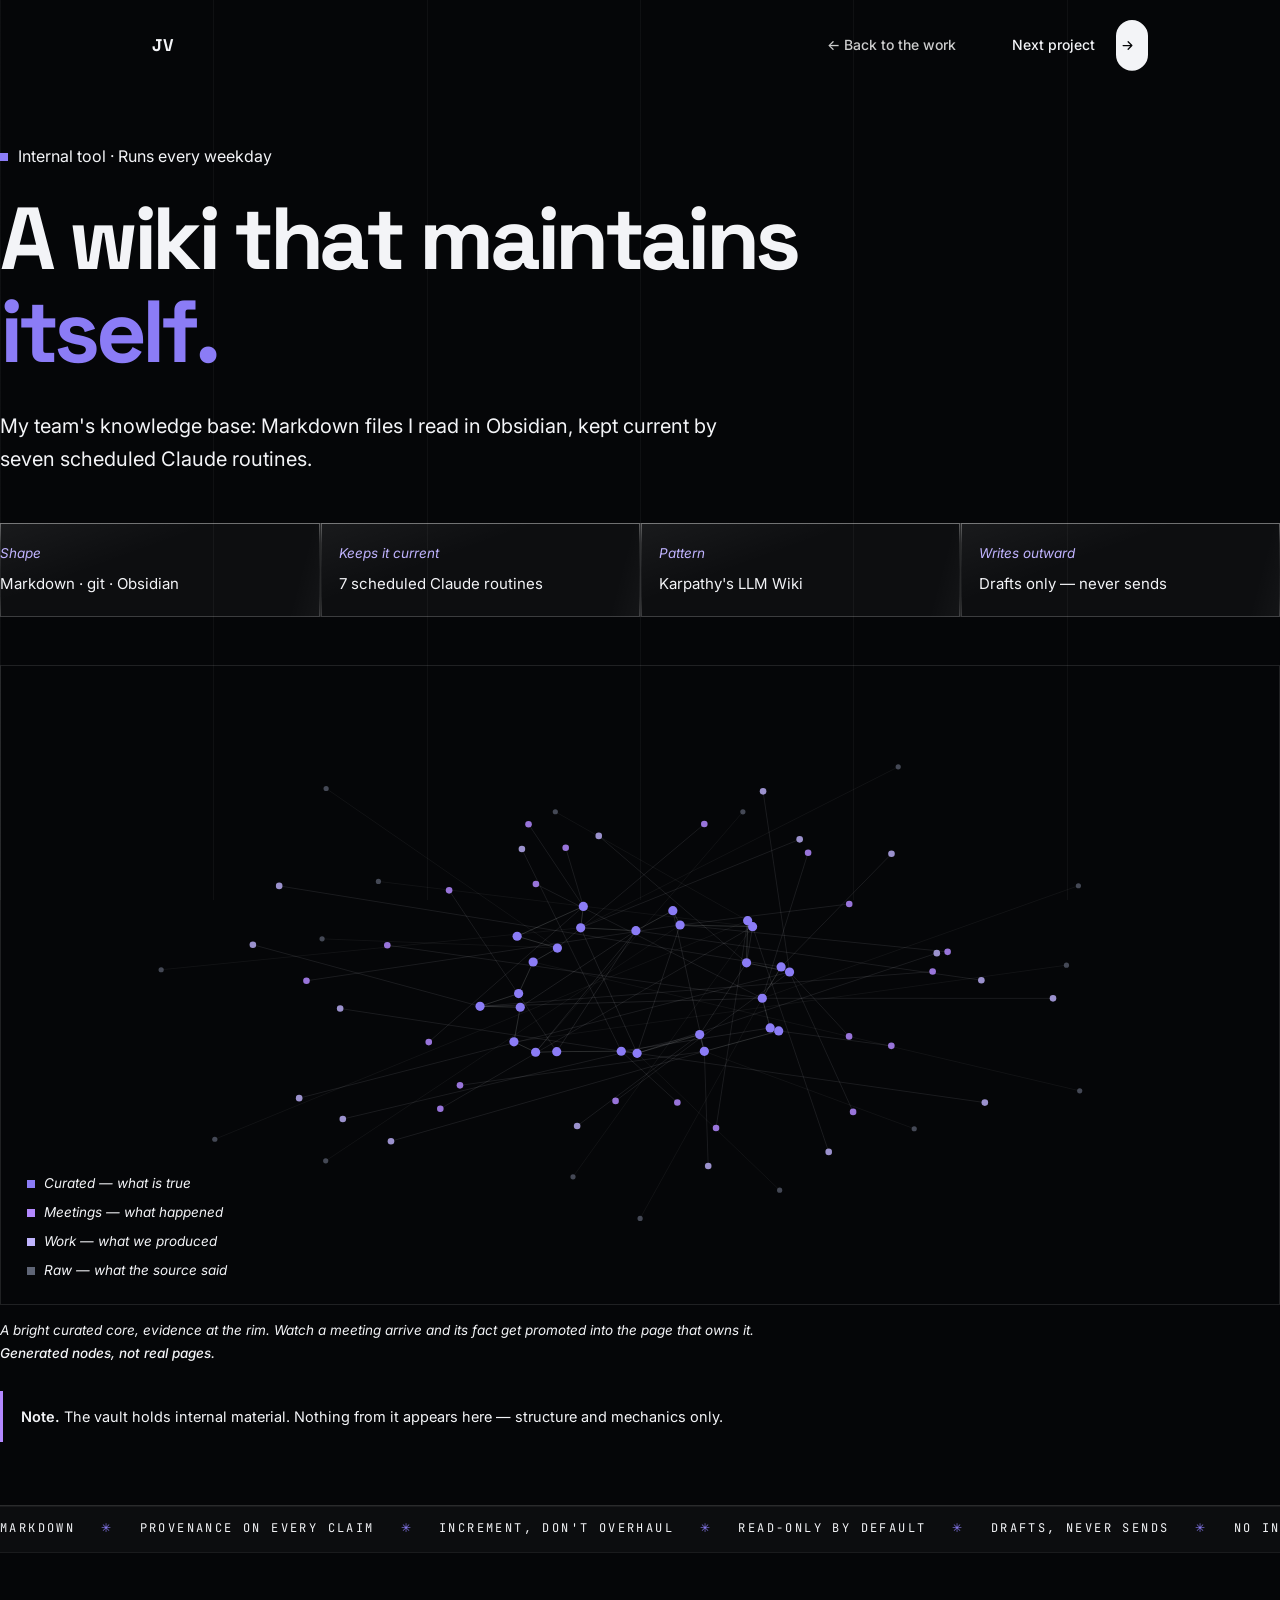
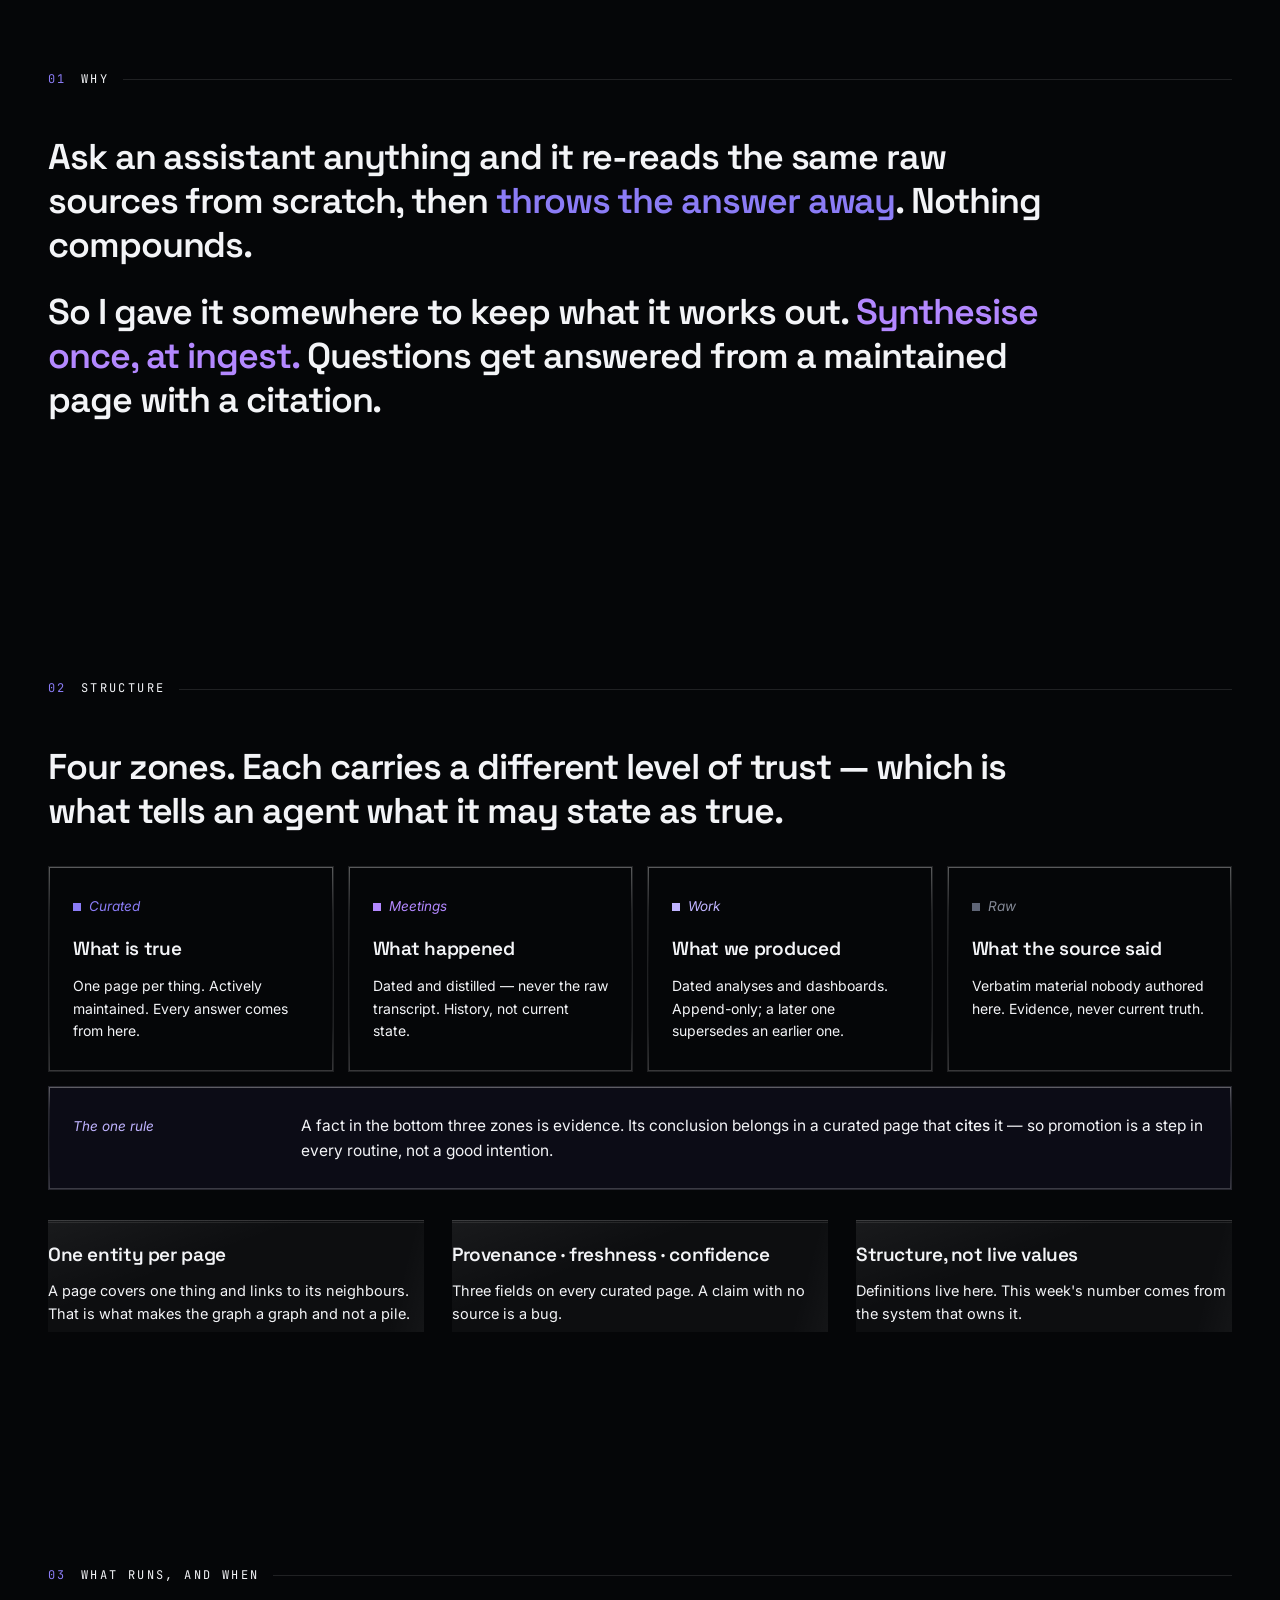
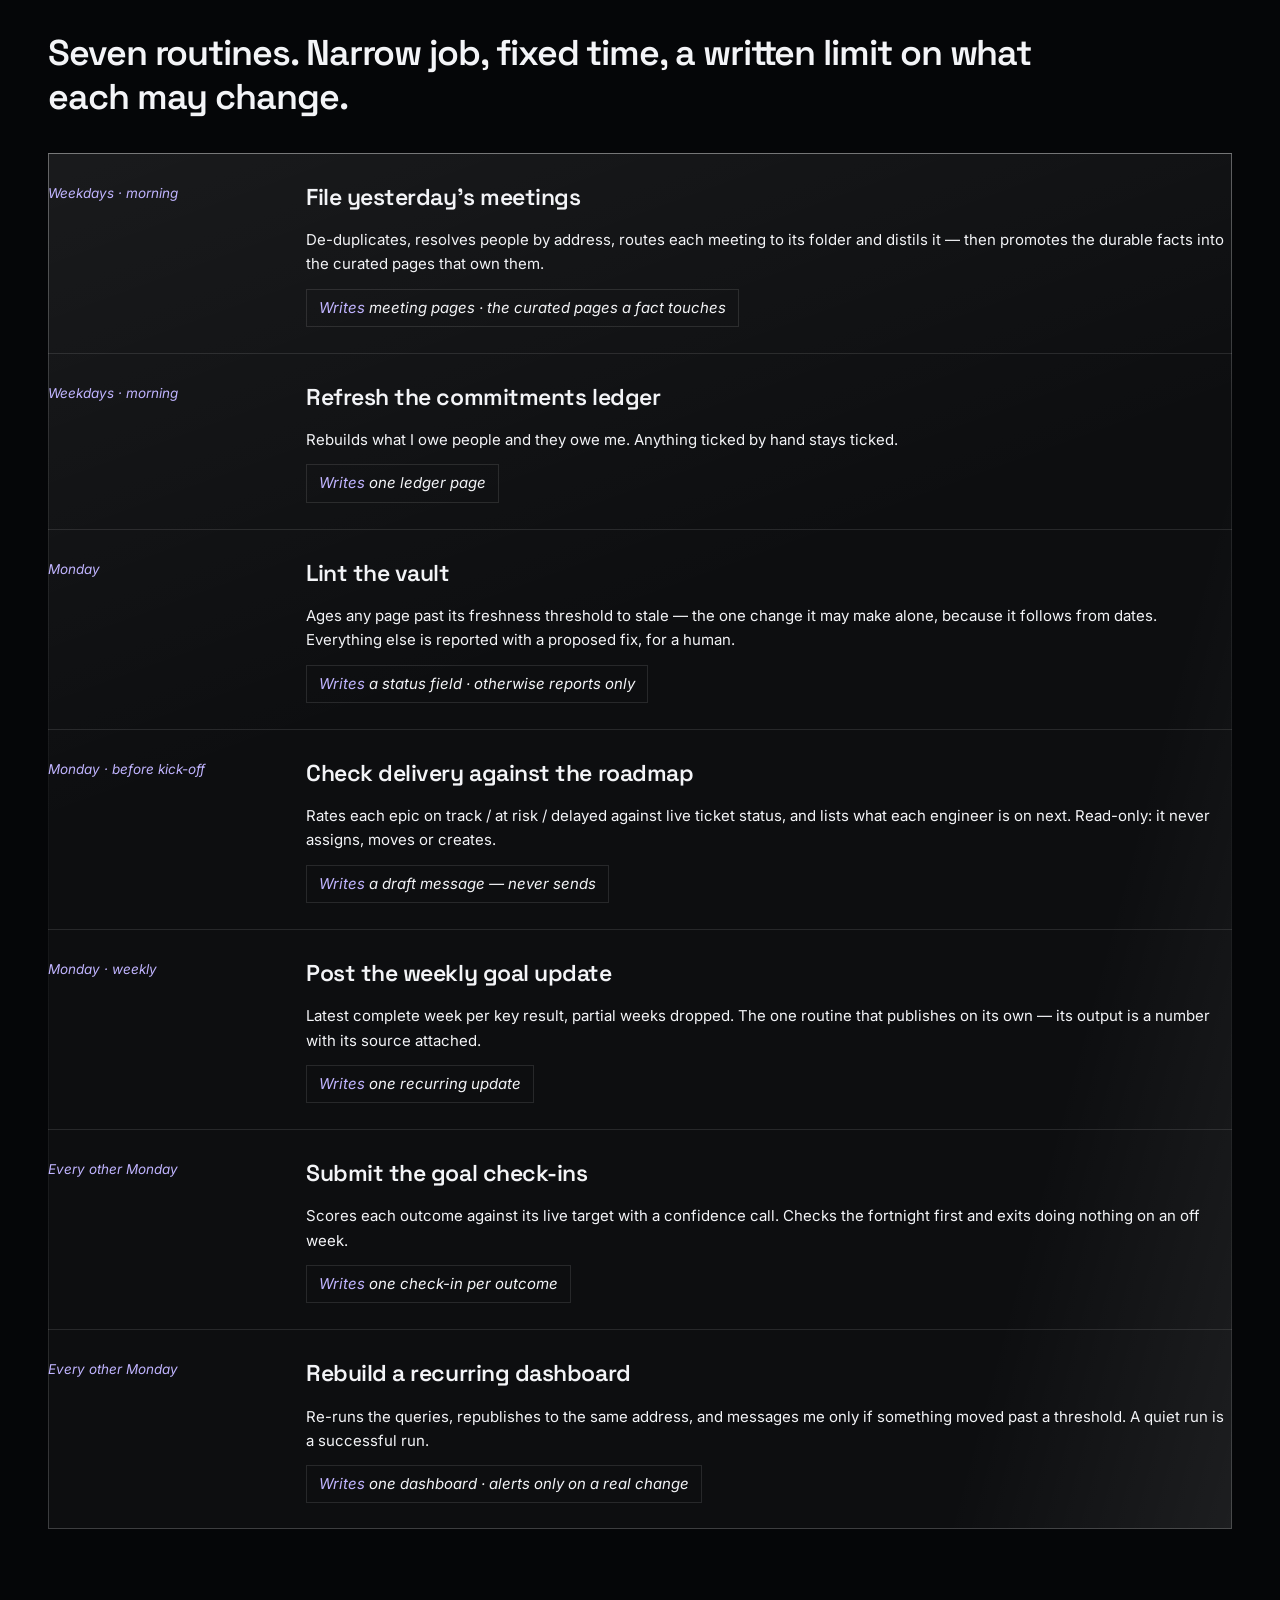
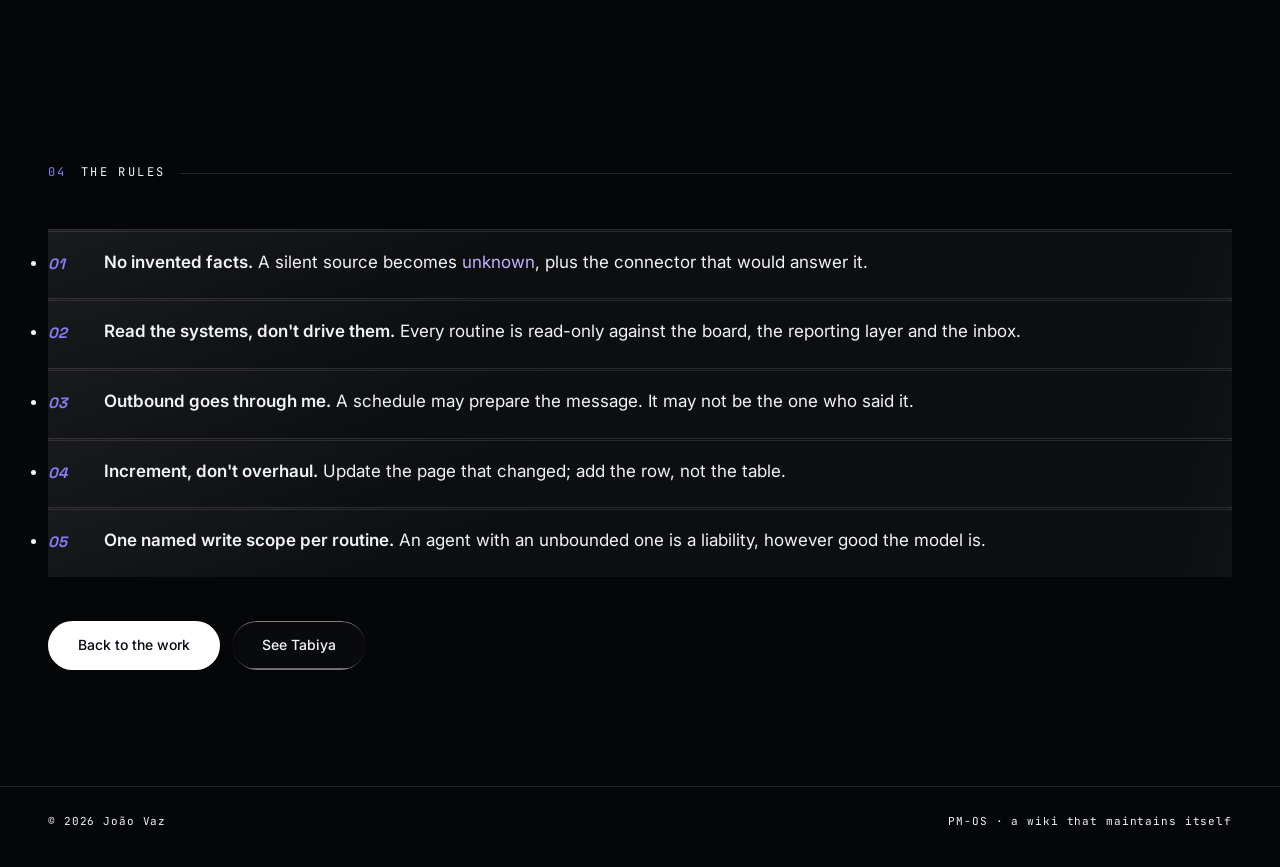
<file: pm-os.html>
<!DOCTYPE html>
<html lang="en">
<head>
  <meta charset="UTF-8" />
  <meta name="viewport" content="width=device-width, initial-scale=1.0" />
  <title>PM-OS — João Vaz</title>
  <meta name="description" content="PM-OS: a knowledge base a team of Claude routines keeps current — four zones, one entity per page, and scheduled agents that file, promote, lint and draft." />
  <link rel="preconnect" href="https://fonts.googleapis.com" />
  <link rel="preconnect" href="https://fonts.gstatic.com" crossorigin />
  <link href="https://fonts.googleapis.com/css2?family=Space+Grotesk:wght@400;500;600;700&family=Inter:wght@400;500;600&family=JetBrains+Mono:wght@400;500&display=swap" rel="stylesheet" />
  <link rel="stylesheet" href="styles.css" />
  <link rel="stylesheet" href="project.css" />
  <link rel="stylesheet" href="pm-os.css" />
  <script>document.documentElement.className += " js";</script>
</head>
<body class="page page--pmos">
  <div class="scroll-progress" id="scrollProgress" aria-hidden="true"></div>

  <nav class="nav" id="nav">
    <a href="index.html" class="nav__mark">JV</a>
    <div class="nav__links">
      <a href="index.html#building" class="nav__back"><span>← Back to the work</span></a>
      <a href="tabiya.html" class="nav__cta" data-magnetic><span>Next project</span></a>
    </div>
  </nav>

  <main>
    <!-- HERO -->
    <header class="proj" id="top">
      <p class="proj__eyebrow reveal">
        <span class="dot" aria-hidden="true"></span>
        Internal tool · Runs every weekday
      </p>
      <h1 class="proj__title">
        <span class="hero__line"><span class="hero__line-in" data-split>A wiki that maintains</span></span>
        <span class="hero__line hero__line--accent"><span class="hero__line-in" data-split>itself.</span></span>
      </h1>
      <p class="proj__lede reveal">
        My team's knowledge base: Markdown files I read in Obsidian, kept current by seven scheduled
        Claude routines.
      </p>
      <dl class="facts">
        <div class="fact reveal"><dt>Shape</dt><dd>Markdown · git · Obsidian</dd></div>
        <div class="fact reveal"><dt>Keeps it current</dt><dd>7 scheduled Claude routines</dd></div>
        <div class="fact reveal"><dt>Pattern</dt><dd>Karpathy's LLM Wiki</dd></div>
        <div class="fact reveal"><dt>Writes outward</dt><dd>Drafts only — never sends</dd></div>
      </dl>

      <!-- The graph view, as a stand-in. Generated nodes, no real pages. -->
      <figure class="vault reveal">
        <div class="vault__frame">
          <canvas id="vault" aria-hidden="true"></canvas>
          <ul class="vault__key">
            <li><i data-zone="curated"></i>Curated — what is true</li>
            <li><i data-zone="meetings"></i>Meetings — what happened</li>
            <li><i data-zone="work"></i>Work — what we produced</li>
            <li><i data-zone="raw"></i>Raw — what the source said</li>
          </ul>
        </div>
        <figcaption>
          A bright curated core, evidence at the rim. Watch a meeting arrive and its fact get
          promoted into the page that owns it. <b>Generated nodes, not real pages.</b>
        </figcaption>
      </figure>

      <p class="disclaimer reveal">
        <b>Note.</b> The vault holds internal material. Nothing from it appears here — structure and
        mechanics only.
      </p>
    </header>

    <div class="ticker" aria-hidden="true">
      <div class="ticker__track" data-marquee>
        <span>Markdown</span><b>✳</b>
        <span>Provenance on every claim</span><b>✳</b>
        <span>Increment, don't overhaul</span><b>✳</b>
        <span>Read-only by default</span><b>✳</b>
        <span>Drafts, never sends</span><b>✳</b>
        <span>No invented facts</span><b>✳</b>
      </div>
    </div>

    <!-- WHY -->
    <section class="section" id="why">
      <div class="section__label reveal"><span>01</span><em>Why</em><i class="rule"></i></div>
      <p class="lead reveal">
        Ask an assistant anything and it re-reads the same raw sources from scratch, then
        <em>throws the answer away</em>. Nothing compounds.
      </p>
      <p class="lead reveal">
        So I gave it somewhere to keep what it works out. <strong>Synthesise once, at ingest.</strong>
        Questions get answered from a maintained page with a citation.
      </p>
    </section>

    <!-- STRUCTURE -->
    <section class="section" id="structure">
      <div class="section__label reveal"><span>02</span><em>Structure</em><i class="rule"></i></div>
      <p class="lead reveal">
        Four zones. Each carries a different level of trust — which is what tells an agent what it
        may state as true.
      </p>

      <ol class="zones">
        <li class="zone reveal" data-zone="curated">
          <span class="zone__tag">Curated</span>
          <h3>What is true</h3>
          <p>One page per thing. Actively maintained. Every answer comes from here.</p>
        </li>
        <li class="zone reveal" data-zone="meetings">
          <span class="zone__tag">Meetings</span>
          <h3>What happened</h3>
          <p>Dated and distilled — never the raw transcript. History, not current state.</p>
        </li>
        <li class="zone reveal" data-zone="work">
          <span class="zone__tag">Work</span>
          <h3>What we produced</h3>
          <p>Dated analyses and dashboards. Append-only; a later one supersedes an earlier one.</p>
        </li>
        <li class="zone reveal" data-zone="raw">
          <span class="zone__tag">Raw</span>
          <h3>What the source said</h3>
          <p>Verbatim material nobody authored here. Evidence, never current truth.</p>
        </li>
      </ol>

      <div class="rule-row reveal">
        <div class="rule-row__k">The one rule</div>
        <p>A fact in the bottom three zones is evidence. Its conclusion belongs in a curated page
          that <em>cites</em> it — so promotion is a step in every routine, not a good intention.</p>
      </div>

      <div class="notes">
        <div class="note reveal">
          <h4>One entity per page</h4>
          <p>A page covers one thing and links to its neighbours. That is what makes the graph a
            graph and not a pile.</p>
        </div>
        <div class="note reveal">
          <h4>Provenance · freshness · confidence</h4>
          <p>Three fields on every curated page. A claim with no source is a bug.</p>
        </div>
        <div class="note reveal">
          <h4>Structure, not live values</h4>
          <p>Definitions live here. This week's number comes from the system that owns it.</p>
        </div>
      </div>
    </section>

    <!-- ROUTINES -->
    <section class="section" id="routines">
      <div class="section__label reveal"><span>03</span><em>What runs, and when</em><i class="rule"></i></div>
      <p class="lead reveal">
        Seven routines. Narrow job, fixed time, a written limit on what each may change.
      </p>

      <ol class="routines">
        <li class="routine reveal">
          <span class="routine__when">Weekdays · morning</span>
          <div class="routine__body">
            <h3>File yesterday's meetings</h3>
            <p>De-duplicates, resolves people by address, routes each meeting to its folder and
              distils it — then promotes the durable facts into the curated pages that own them.</p>
            <p class="routine__writes"><b>Writes</b> meeting pages · the curated pages a fact touches</p>
          </div>
        </li>
        <li class="routine reveal">
          <span class="routine__when">Weekdays · morning</span>
          <div class="routine__body">
            <h3>Refresh the commitments ledger</h3>
            <p>Rebuilds what I owe people and they owe me. Anything ticked by hand stays ticked.</p>
            <p class="routine__writes"><b>Writes</b> one ledger page</p>
          </div>
        </li>
        <li class="routine reveal">
          <span class="routine__when">Monday</span>
          <div class="routine__body">
            <h3>Lint the vault</h3>
            <p>Ages any page past its freshness threshold to <em>stale</em> — the one change it may
              make alone, because it follows from dates. Everything else is reported with a proposed
              fix, for a human.</p>
            <p class="routine__writes"><b>Writes</b> a status field · otherwise reports only</p>
          </div>
        </li>
        <li class="routine reveal">
          <span class="routine__when">Monday · before kick-off</span>
          <div class="routine__body">
            <h3>Check delivery against the roadmap</h3>
            <p>Rates each epic on track / at risk / delayed against live ticket status, and lists
              what each engineer is on next. Read-only: it never assigns, moves or creates.</p>
            <p class="routine__writes"><b>Writes</b> a draft message — never sends</p>
          </div>
        </li>
        <li class="routine reveal">
          <span class="routine__when">Monday · weekly</span>
          <div class="routine__body">
            <h3>Post the weekly goal update</h3>
            <p>Latest complete week per key result, partial weeks dropped. The one routine that
              publishes on its own — its output is a number with its source attached.</p>
            <p class="routine__writes"><b>Writes</b> one recurring update</p>
          </div>
        </li>
        <li class="routine reveal">
          <span class="routine__when">Every other Monday</span>
          <div class="routine__body">
            <h3>Submit the goal check-ins</h3>
            <p>Scores each outcome against its live target with a confidence call. Checks the
              fortnight first and exits doing nothing on an off week.</p>
            <p class="routine__writes"><b>Writes</b> one check-in per outcome</p>
          </div>
        </li>
        <li class="routine reveal">
          <span class="routine__when">Every other Monday</span>
          <div class="routine__body">
            <h3>Rebuild a recurring dashboard</h3>
            <p>Re-runs the queries, republishes to the same address, and messages me only if
              something moved past a threshold. A quiet run is a successful run.</p>
            <p class="routine__writes"><b>Writes</b> one dashboard · alerts only on a real change</p>
          </div>
        </li>
      </ol>
    </section>

    <!-- RULES -->
    <section class="section" id="rules">
      <div class="section__label reveal"><span>04</span><em>The rules</em><i class="rule"></i></div>
      <ul class="takeaways">
        <li class="reveal"><strong>No invented facts.</strong> A silent source becomes
          <em>unknown</em>, plus the connector that would answer it.</li>
        <li class="reveal"><strong>Read the systems, don't drive them.</strong> Every routine is
          read-only against the board, the reporting layer and the inbox.</li>
        <li class="reveal"><strong>Outbound goes through me.</strong> A schedule may prepare the
          message. It may not be the one who said it.</li>
        <li class="reveal"><strong>Increment, don't overhaul.</strong> Update the page that changed;
          add the row, not the table.</li>
        <li class="reveal"><strong>One named write scope per routine.</strong> An agent with an
          unbounded one is a liability, however good the model is.</li>
      </ul>

      <div class="proj__cta reveal">
        <a class="btn btn--primary" href="index.html#building" data-magnetic><span>Back to the work</span></a>
        <a class="btn btn--ghost" href="tabiya.html" data-magnetic><span>See Tabiya</span></a>
      </div>
    </section>
  </main>

  <footer class="footer">
    <span>© 2026 João Vaz</span>
    <span>PM-OS · a wiki that maintains itself</span>
  </footer>

  <script src="js/icons.js"></script>
  <script src="js/scroll.js"></script>
  <script src="js/ui.js"></script>
  <script src="js/graph.js"></script>
</body>
</html>
</file>
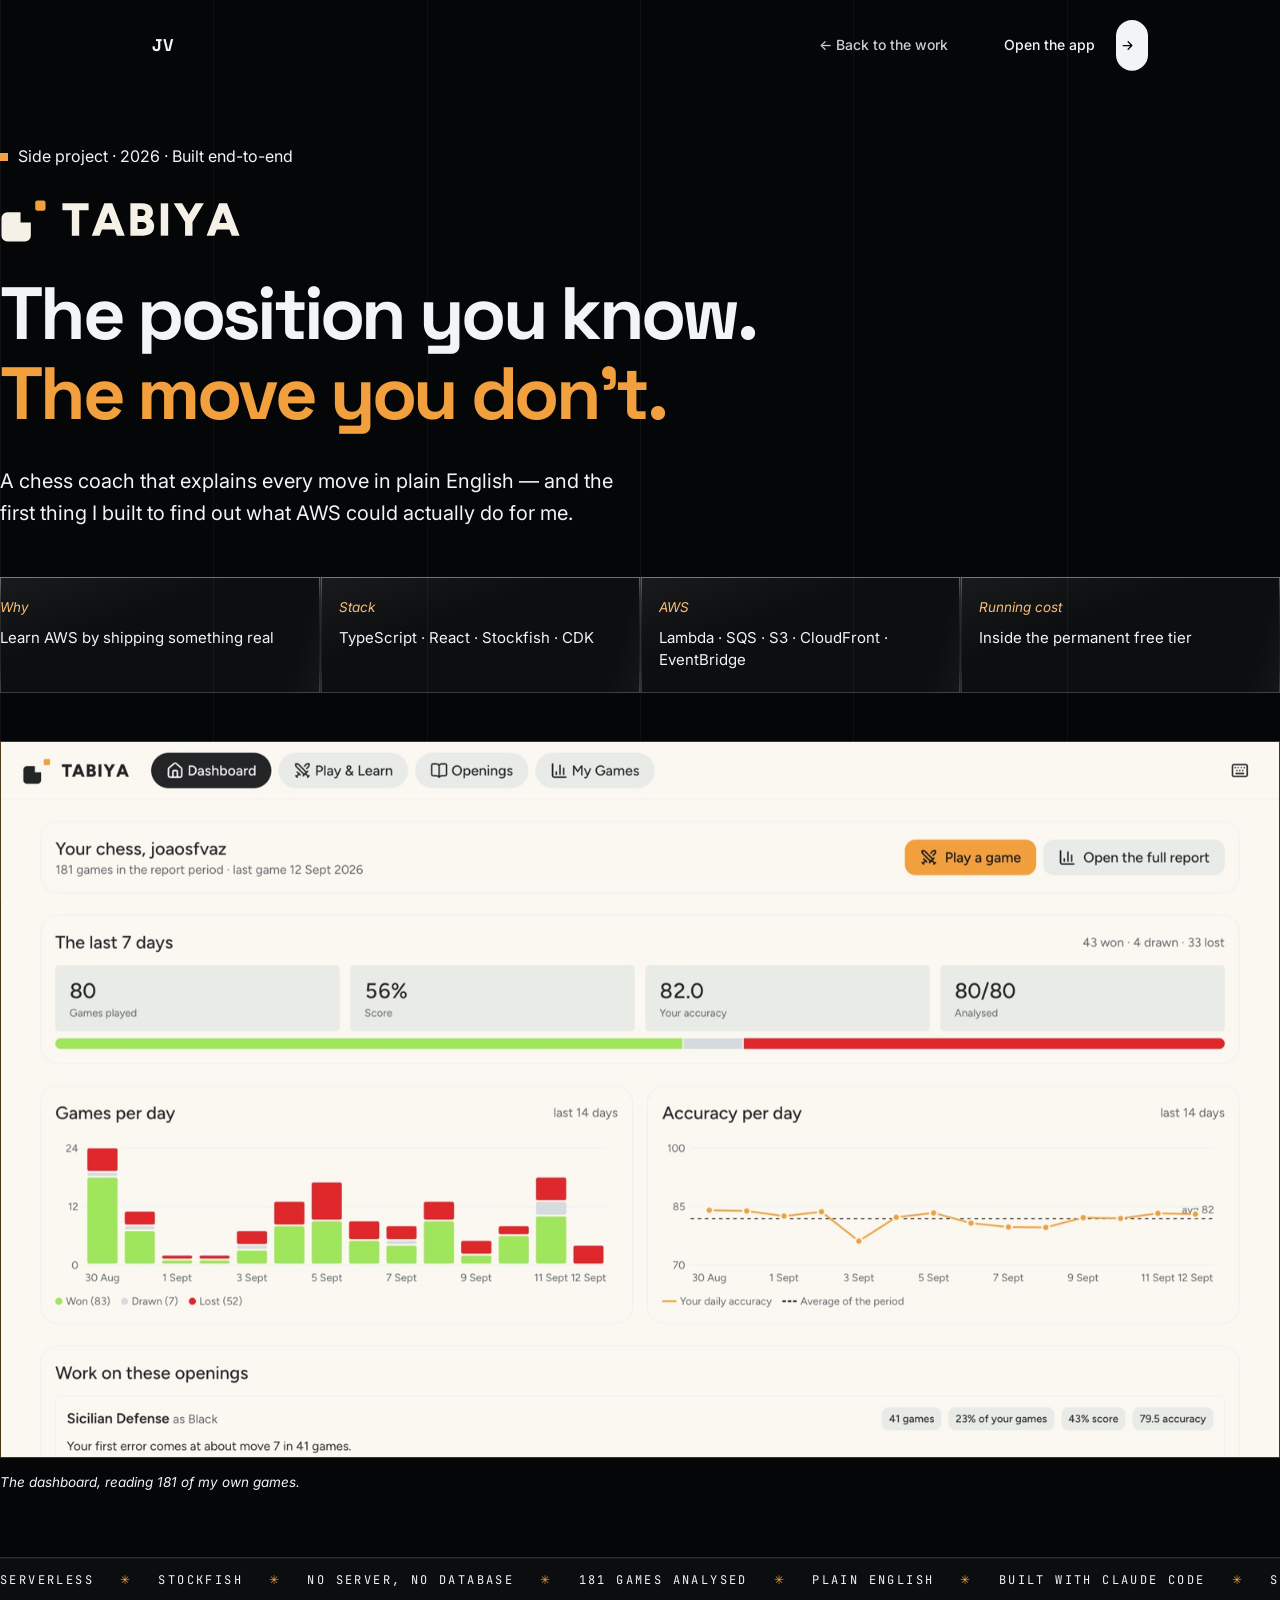
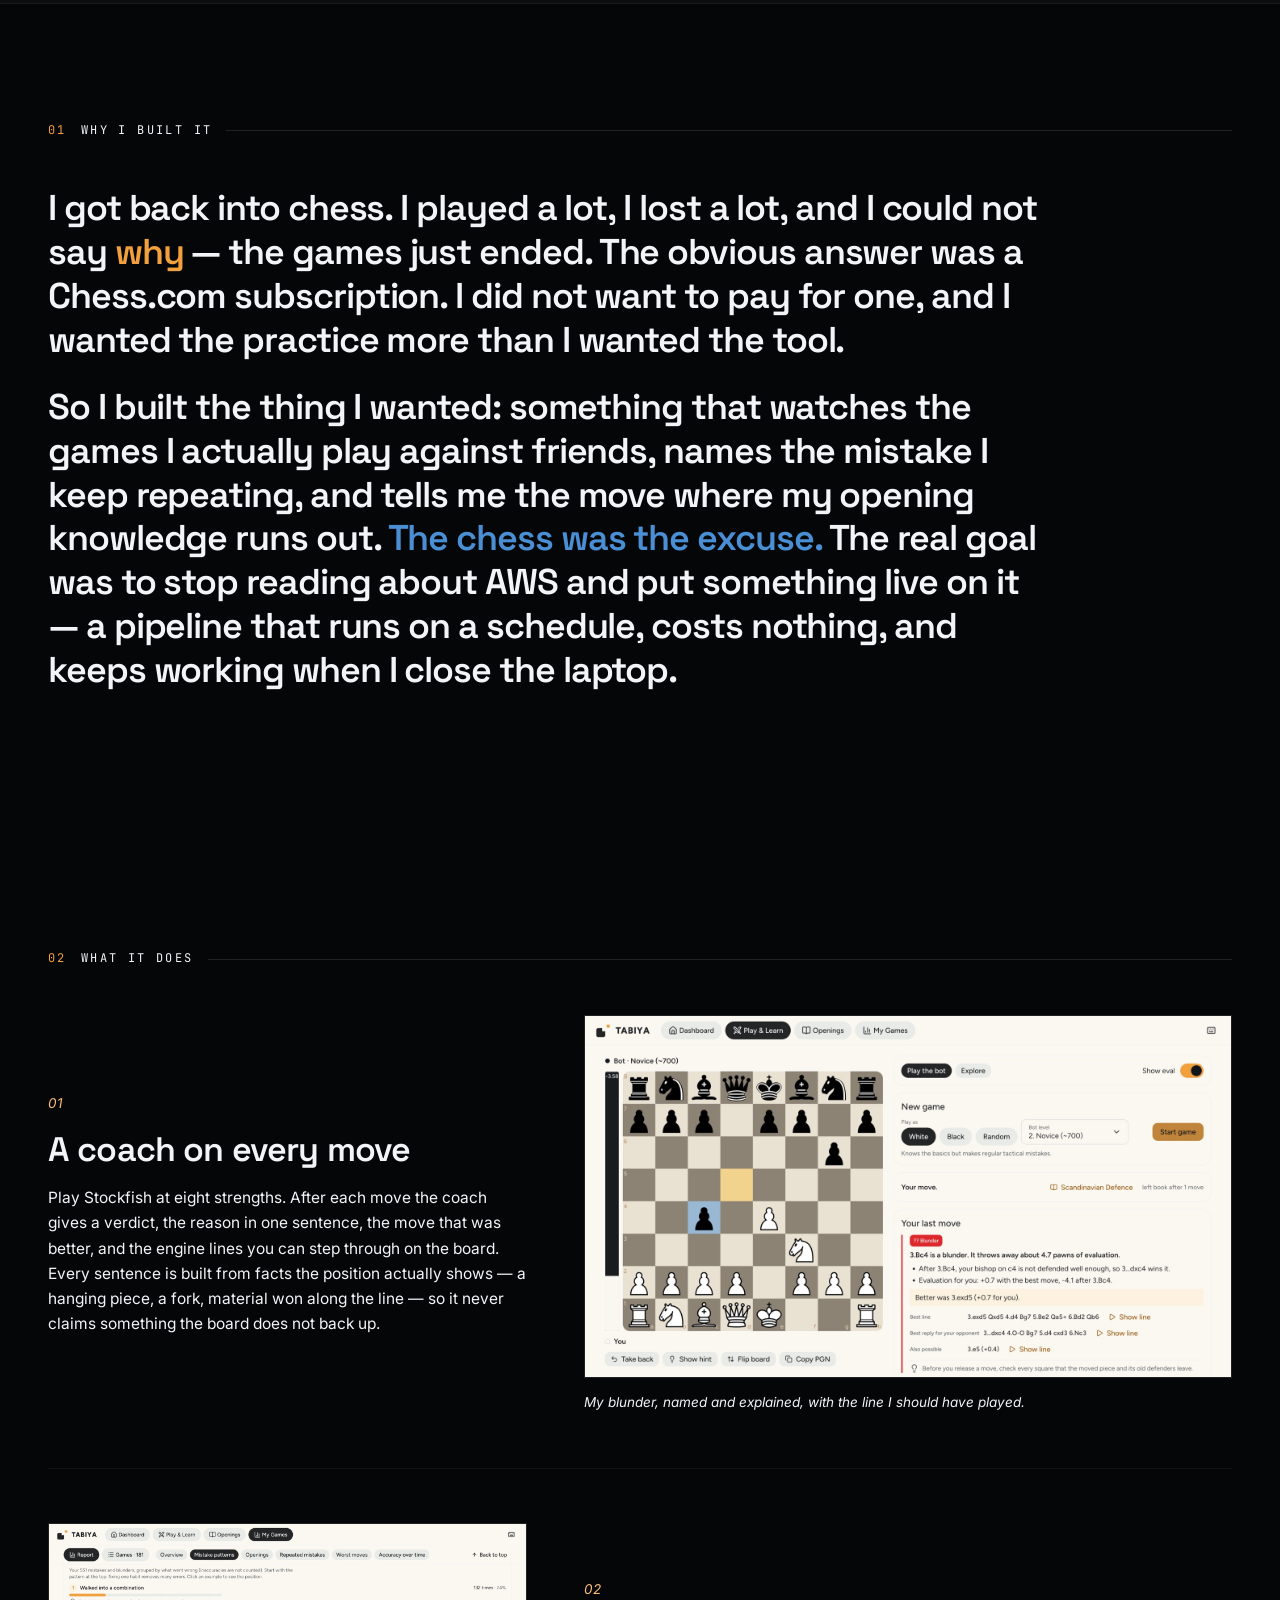
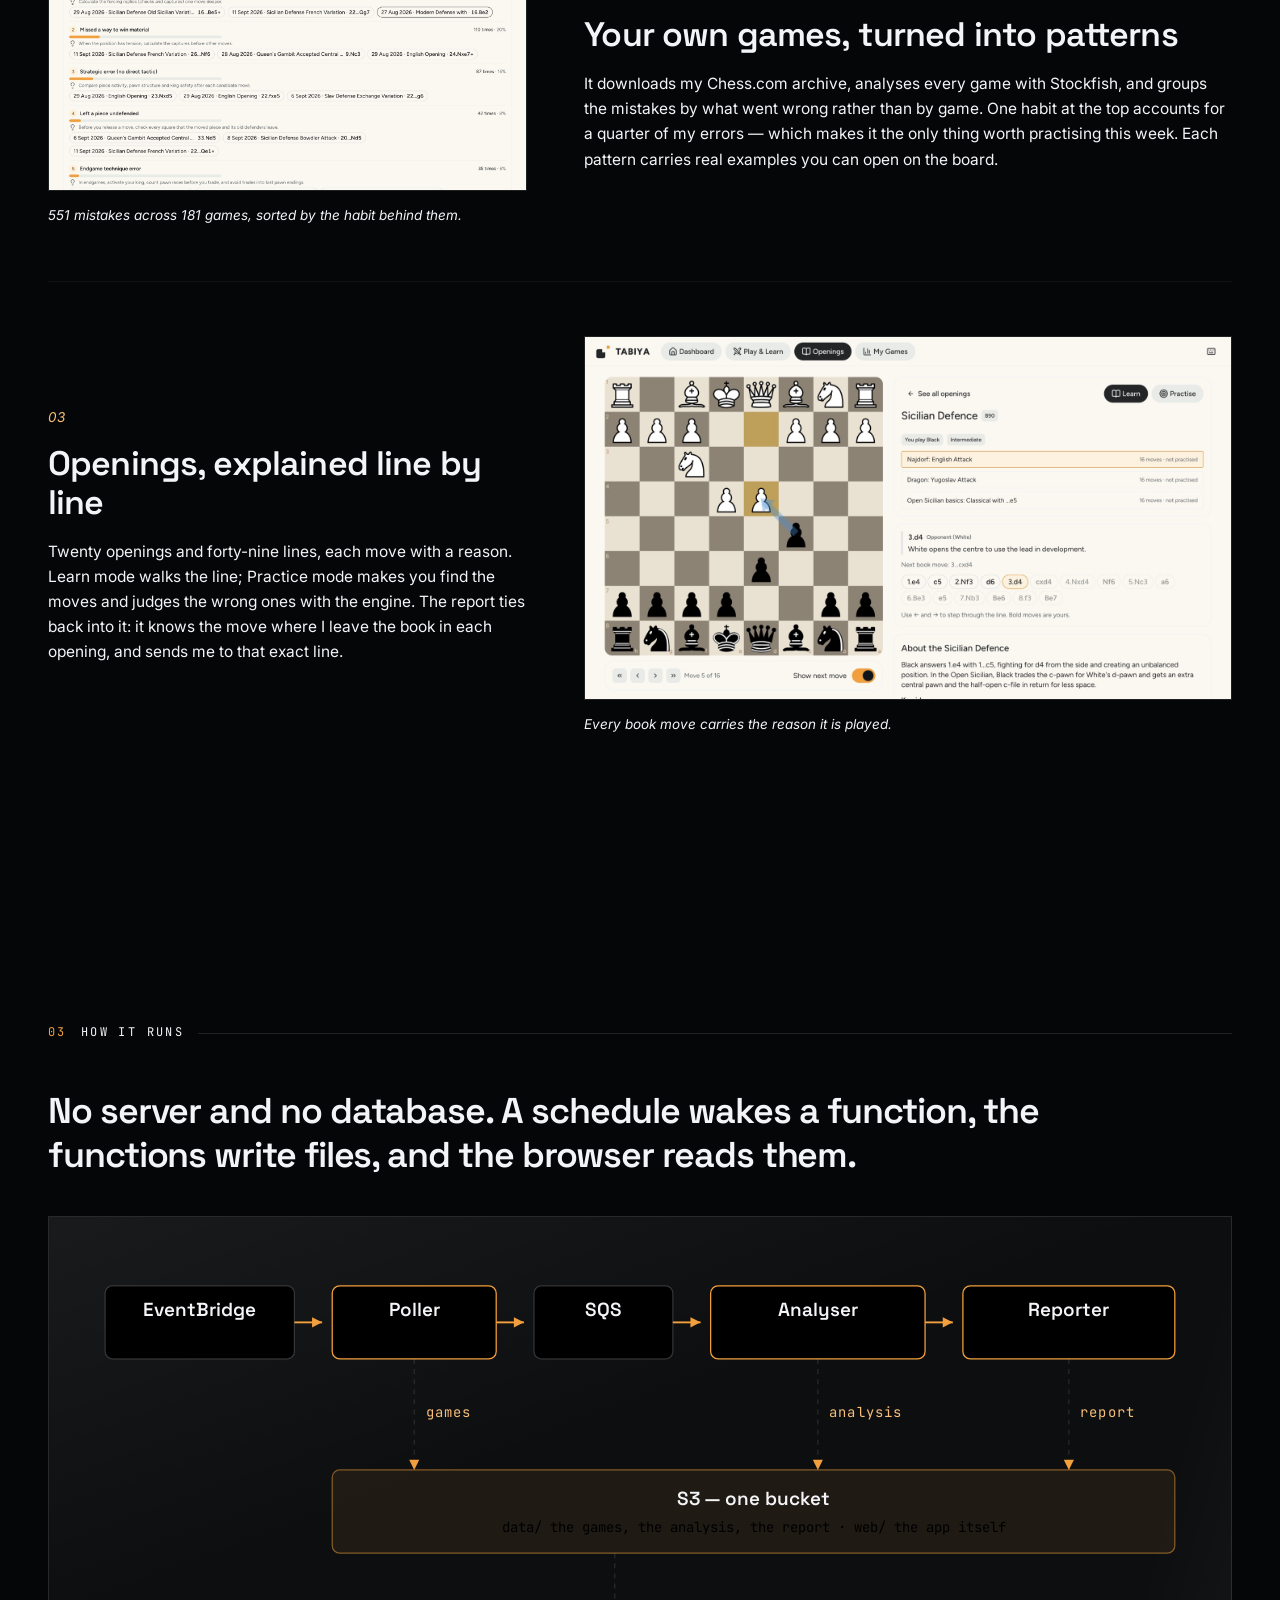
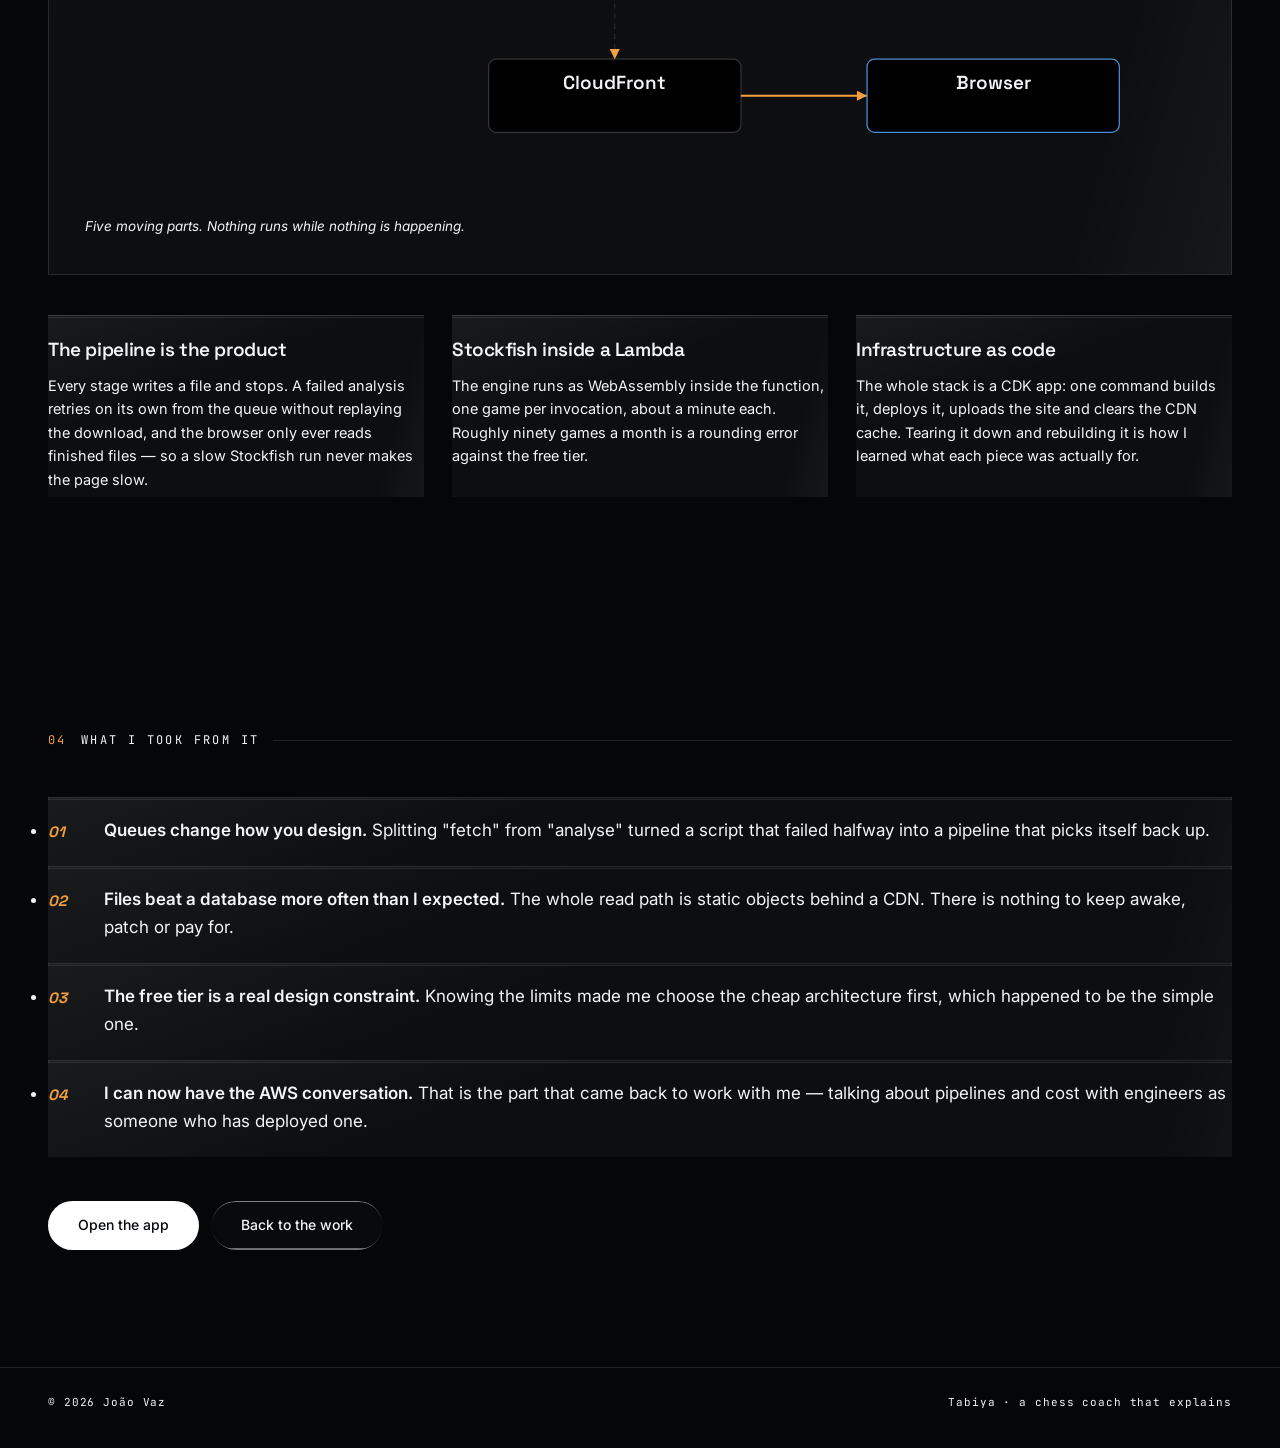
<file: tabiya.html>
<!DOCTYPE html>
<html lang="en">
<head>
  <meta charset="UTF-8" />
  <meta name="viewport" content="width=device-width, initial-scale=1.0" />
  <title>Tabiya — João Vaz</title>
  <meta name="description" content="Tabiya: a chess coach that explains every move in plain English, and the project João Vaz used to learn AWS. Serverless pipeline on Lambda, SQS, S3 and CloudFront." />
  <link rel="preconnect" href="https://fonts.googleapis.com" />
  <link rel="preconnect" href="https://fonts.gstatic.com" crossorigin />
  <link href="https://fonts.googleapis.com/css2?family=Space+Grotesk:wght@400;500;600;700&family=Inter:wght@400;500;600&family=JetBrains+Mono:wght@400;500&display=swap" rel="stylesheet" />
  <link rel="stylesheet" href="styles.css" />
  <link rel="stylesheet" href="project.css" />
  <link rel="stylesheet" href="tabiya.css" />
  <script>document.documentElement.className += " js";</script>
</head>
<body class="page page--tabiya">
  <div class="scroll-progress" id="scrollProgress" aria-hidden="true"></div>

  <nav class="nav" id="nav">
    <a href="index.html" class="nav__mark">JV</a>
    <div class="nav__links">
      <a href="index.html#building" class="nav__back"><span>← Back to the work</span></a>
      <a href="https://dij9fnusrsdml.cloudfront.net" target="_blank" rel="noopener" class="nav__cta" data-magnetic><span>Open the app</span></a>
    </div>
  </nav>

  <main>
    <!-- HERO -->
    <header class="proj" id="top">
      <p class="proj__eyebrow reveal">
        <span class="dot" aria-hidden="true"></span>
        Side project · 2026 · Built end-to-end
      </p>
      <img class="proj__lockup reveal" src="assets/tabiya/tabiya-lockup.svg" alt="Tabiya" width="327" height="64" />
      <h1 class="proj__title">
        <span class="hero__line"><span class="hero__line-in" data-split>The position you know.</span></span>
        <span class="hero__line hero__line--accent"><span class="hero__line-in" data-split>The move you don't.</span></span>
      </h1>
      <p class="proj__lede reveal">
        A chess coach that explains every move in plain English — and the first thing I built to find
        out what AWS could actually do for me.
      </p>
      <dl class="facts">
        <div class="fact reveal"><dt>Why</dt><dd>Learn AWS by shipping something real</dd></div>
        <div class="fact reveal"><dt>Stack</dt><dd>TypeScript · React · Stockfish · CDK</dd></div>
        <div class="fact reveal"><dt>AWS</dt><dd>Lambda · SQS · S3 · CloudFront · EventBridge</dd></div>
        <div class="fact reveal"><dt>Running cost</dt><dd>Inside the permanent free tier</dd></div>
      </dl>
      <figure class="shot shot--hero reveal">
        <div class="shot__frame">
          <img src="assets/tabiya/dashboard.jpg" alt="The Tabiya dashboard: the last 7 days, games and accuracy per day, and the openings to work on next." width="1600" height="895" />
        </div>
        <figcaption>The dashboard, reading 181 of my own games.</figcaption>
      </figure>
    </header>

    <div class="ticker" aria-hidden="true">
      <div class="ticker__track" data-marquee>
        <span>Serverless</span><b>✳</b>
        <span>Stockfish</span><b>✳</b>
        <span>No server, no database</span><b>✳</b>
        <span>181 games analysed</span><b>✳</b>
        <span>Plain English</span><b>✳</b>
        <span>Built with Claude Code</span><b>✳</b>
      </div>
    </div>

    <!-- WHY -->
    <section class="section" id="why">
      <div class="section__label reveal"><span>01</span><em>Why I built it</em><i class="rule"></i></div>
      <p class="lead reveal">
        I got back into chess. I played a lot, I lost a lot, and I could not say <em>why</em> — the
        games just ended. The obvious answer was a Chess.com subscription. I did not want to pay for
        one, and I wanted the practice more than I wanted the tool.
      </p>
      <p class="lead reveal">
        So I built the thing I wanted: something that watches the games I actually play against
        friends, names the mistake I keep repeating, and tells me the move where my opening knowledge
        runs out. <strong>The chess was the excuse.</strong> The real goal was to stop reading about
        AWS and put something live on it — a pipeline that runs on a schedule, costs nothing, and
        keeps working when I close the laptop.
      </p>
    </section>

    <!-- WHAT IT DOES -->
    <section class="section" id="features">
      <div class="section__label reveal"><span>02</span><em>What it does</em><i class="rule"></i></div>

      <article class="feat">
        <div class="feat__text">
          <span class="feat__no reveal">01</span>
          <h2 class="reveal">A coach on every move</h2>
          <p class="reveal">
            Play Stockfish at eight strengths. After each move the coach gives a verdict, the reason
            in one sentence, the move that was better, and the engine lines you can step through on
            the board. Every sentence is built from facts the position actually shows — a hanging
            piece, a fork, material won along the line — so it never claims something the board does
            not back up.
          </p>
        </div>
        <figure class="shot reveal">
          <div class="shot__frame">
            <img src="assets/tabiya/play.jpg" loading="lazy" width="1600" height="895"
                 alt="Play and Learn: the coach marks 3.Bc4 as a blunder, explains that the bishop is not defended well enough, gives the evaluation before and after, and lists the best line." />
          </div>
          <figcaption>My blunder, named and explained, with the line I should have played.</figcaption>
        </figure>
      </article>

      <article class="feat feat--flip">
        <div class="feat__text">
          <span class="feat__no reveal">02</span>
          <h2 class="reveal">Your own games, turned into patterns</h2>
          <p class="reveal">
            It downloads my Chess.com archive, analyses every game with Stockfish, and groups the
            mistakes by what went wrong rather than by game. One habit at the top accounts for a
            quarter of my errors — which makes it the only thing worth practising this week. Each
            pattern carries real examples you can open on the board.
          </p>
        </div>
        <figure class="shot reveal">
          <div class="shot__frame">
            <img src="assets/tabiya/patterns.jpg" loading="lazy" width="1600" height="895"
                 alt="The report groups 551 mistakes into patterns: walked into a combination, missed a way to win material, strategic error, left a piece undefended, endgame technique error." />
          </div>
          <figcaption>551 mistakes across 181 games, sorted by the habit behind them.</figcaption>
        </figure>
      </article>

      <article class="feat">
        <div class="feat__text">
          <span class="feat__no reveal">03</span>
          <h2 class="reveal">Openings, explained line by line</h2>
          <p class="reveal">
            Twenty openings and forty-nine lines, each move with a reason. Learn mode walks the line;
            Practice mode makes you find the moves and judges the wrong ones with the engine. The
            report ties back into it: it knows the move where I leave the book in each opening, and
            sends me to that exact line.
          </p>
        </div>
        <figure class="shot reveal">
          <div class="shot__frame">
            <img src="assets/tabiya/openings.jpg" loading="lazy" width="1600" height="895"
                 alt="The Sicilian Defence in Learn mode: the line list, the board with an arrow on 3.d4, and the explanation that White opens the centre to use the lead in development." />
          </div>
          <figcaption>Every book move carries the reason it is played.</figcaption>
        </figure>
      </article>
    </section>

    <!-- ARCHITECTURE -->
    <section class="section" id="architecture">
      <div class="section__label reveal"><span>03</span><em>How it runs</em><i class="rule"></i></div>
      <p class="lead reveal">
        No server and no database. A schedule wakes a function, the functions write files, and the
        browser reads them.
      </p>

      <figure class="diagram reveal">
        <svg viewBox="0 0 880 432" role="img" aria-labelledby="archTitle archDesc">
          <title id="archTitle">Tabiya on AWS</title>
          <desc id="archDesc">EventBridge triggers a Poller every 15 minutes. The Poller writes new games to S3
            and puts them on an SQS queue. An Analyser Lambda running Stockfish reads the queue and writes
            analysis to S3. A Reporter Lambda turns the analysis into report files in S3. CloudFront serves
            the app and those files to the browser.</desc>

          <!-- pipeline -->
          <g class="d-box">
            <rect x="16" y="26" width="150" height="58" />
            <text class="d-t" x="91" y="50">EventBridge</text>
            <text class="d-s" x="91" y="68">every 15 min</text>
          </g>
          <g class="d-box d-box--fn">
            <rect x="196" y="26" width="130" height="58" />
            <text class="d-t" x="261" y="50">Poller</text>
            <text class="d-s" x="261" y="68">λ</text>
          </g>
          <g class="d-box">
            <rect x="356" y="26" width="110" height="58" />
            <text class="d-t" x="411" y="50">SQS</text>
            <text class="d-s" x="411" y="68">one job per game</text>
          </g>
          <g class="d-box d-box--fn">
            <rect x="496" y="26" width="170" height="58" />
            <text class="d-t" x="581" y="50">Analyser</text>
            <text class="d-s" x="581" y="68">λ · Stockfish WASM</text>
          </g>
          <g class="d-box d-box--fn">
            <rect x="696" y="26" width="168" height="58" />
            <text class="d-t" x="780" y="50">Reporter</text>
            <text class="d-s" x="780" y="68">λ · patterns</text>
          </g>

          <g class="d-flow">
            <path d="M166 55h22" /><path d="M326 55h22" /><path d="M466 55h22" /><path d="M666 55h22" />
          </g>

          <!-- writes into the bucket -->
          <g class="d-line">
            <path d="M261 84v88" /><path d="M581 84v88" /><path d="M780 84v88" />
          </g>
          <text class="d-l" x="270" y="130">games</text>
          <text class="d-l" x="590" y="130">analysis</text>
          <text class="d-l" x="789" y="130">report</text>

          <g class="d-box d-box--store">
            <rect x="196" y="172" width="668" height="66" />
            <text class="d-t" x="530" y="200">S3 — one bucket</text>
            <text class="d-s" x="530" y="221">data/ the games, the analysis, the report · web/ the app itself</text>
          </g>

          <!-- read path -->
          <g class="d-line"><path d="M420 238v84" /></g>
          <g class="d-box">
            <rect x="320" y="322" width="200" height="58" />
            <text class="d-t" x="420" y="346">CloudFront</text>
            <text class="d-s" x="420" y="364">cached at the edge</text>
          </g>
          <g class="d-flow"><path d="M520 351h100" /></g>
          <g class="d-box d-box--out">
            <rect x="620" y="322" width="200" height="58" />
            <text class="d-t" x="720" y="346">Browser</text>
            <text class="d-s" x="720" y="364">reads the files, no API</text>
          </g>

          <g class="d-arrows">
            <path d="M188 55l-8-4v8z" /><path d="M348 55l-8-4v8z" /><path d="M488 55l-8-4v8z" /><path d="M688 55l-8-4v8z" />
            <path d="M261 172l-4-8h8z" /><path d="M581 172l-4-8h8z" /><path d="M780 172l-4-8h8z" />
            <path d="M420 322l-4-8h8z" /><path d="M620 351l-8-4v8z" />
          </g>
        </svg>
        <figcaption>Five moving parts. Nothing runs while nothing is happening.</figcaption>
      </figure>

      <div class="notes">
        <div class="note reveal">
          <h4>The pipeline is the product</h4>
          <p>Every stage writes a file and stops. A failed analysis retries on its own from the queue
            without replaying the download, and the browser only ever reads finished files — so a
            slow Stockfish run never makes the page slow.</p>
        </div>
        <div class="note reveal">
          <h4>Stockfish inside a Lambda</h4>
          <p>The engine runs as WebAssembly inside the function, one game per invocation, about a
            minute each. Roughly ninety games a month is a rounding error against the free tier.</p>
        </div>
        <div class="note reveal">
          <h4>Infrastructure as code</h4>
          <p>The whole stack is a CDK app: one command builds it, deploys it, uploads the site and
            clears the CDN cache. Tearing it down and rebuilding it is how I learned what each piece
            was actually for.</p>
        </div>
      </div>
    </section>

    <!-- LEARNED -->
    <section class="section" id="learned">
      <div class="section__label reveal"><span>04</span><em>What I took from it</em><i class="rule"></i></div>
      <ul class="takeaways">
        <li class="reveal"><strong>Queues change how you design.</strong> Splitting "fetch" from
          "analyse" turned a script that failed halfway into a pipeline that picks itself back up.</li>
        <li class="reveal"><strong>Files beat a database more often than I expected.</strong> The
          whole read path is static objects behind a CDN. There is nothing to keep awake, patch or pay
          for.</li>
        <li class="reveal"><strong>The free tier is a real design constraint.</strong> Knowing the
          limits made me choose the cheap architecture first, which happened to be the simple one.</li>
        <li class="reveal"><strong>I can now have the AWS conversation.</strong> That is the part
          that came back to work with me — talking about pipelines and cost with engineers as
          someone who has deployed one.</li>
      </ul>
      <div class="proj__cta reveal">
        <a class="btn btn--primary" href="https://dij9fnusrsdml.cloudfront.net" target="_blank" rel="noopener" data-magnetic><span>Open the app</span></a>
        <a class="btn btn--ghost" href="index.html#building" data-magnetic><span>Back to the work</span></a>
      </div>
    </section>
  </main>

  <footer class="footer">
    <span>© 2026 João Vaz</span>
    <span>Tabiya · a chess coach that explains</span>
  </footer>

  <script src="js/icons.js"></script>
  <script src="js/scroll.js"></script>
  <script src="js/ui.js"></script>
</body>
</html>
</file>
<file: home.css>
/* ==================================================================
   João Vaz — home page
   The brand comes from the mark: a J and a V locked across a thin gap,
   leaning forward. Heavy italic for display, 12° on anything that leans,
   sharp corners, hairline dividers, and two colours on top of white and
   grey — blue carries the accents, orange is the second voice.
   Every other section is a band in the other theme's colours.
   A project page swaps --accent (and --accent-2 where its brand needs
   it); nothing else changes.
   The movement lives in a few places on purpose — the dot field in the
   hero, the mark and its flight to the bar, the word strip, the bands
   opening, the accordions and the playable trace.
   Every animated state is gated on `.js`, so the document renders
   finished when the scripts do not run.
   ================================================================== */

:root {
  --bg: #0c0e13;
  --surface: #151925;
  --ink: #f3f4f7;
  --dim: #a7adbb;
  --faint: #7b8396;
  --line: rgba(255, 255, 255, 0.09);
  --line-2: rgba(255, 255, 255, 0.2);
  /* the two colours, each with its lighter step. --accent is the main
     colour, --accent-soft its lighter step, and --accent-2 the second
     colour; --on is text on an accent fill. The recruiter view leads with
     blue, the curious view with orange. */
  --blue: #4d7cff;
  --blue-soft: #a9bcff;
  --orange: #ff7a3d;
  --orange-soft: #ffb08a;
  --accent: var(--blue);
  --accent-soft: var(--blue-soft);
  --accent-2: var(--orange);
  --on: #ffffff;
  --c: var(--accent);
  /* an accent as a fill behind --on text, and the second colour's pair.
     The blue fill is a step deeper than the blue, so white on it reads
     (4.6:1); text and lines in blue keep the brighter one */
  --blue-fill: #3268ff;
  --fill: var(--blue-fill);
  --fill-2: var(--orange);
  --on-2: #12151c;
  /* faint fills and the floating bars, derived from the theme's own
     colours so a theme only has to set the ones above */
  --tint: color-mix(in srgb, var(--ink) 4%, transparent);
  --tint-2: color-mix(in srgb, var(--ink) 8%, transparent);
  --glass: color-mix(in srgb, var(--bg) 84%, transparent);
  --glass-2: color-mix(in srgb, var(--surface) 94%, transparent);
  color-scheme: dark;
  /* one family, Archivo, at very different widths: wide and heavy for
     the name and the headings, condensed for the numbers, normal for
     reading. The width axis also moves: a row widens under the pointer */
  --display: "Archivo", "Helvetica Neue", system-ui, sans-serif;
  --sans: "Archivo", "Helvetica Neue", system-ui, sans-serif;
  --mono: "Geist Mono", "SF Mono", ui-monospace, monospace;
  /* a second hand: a marker script for the few notes on the page */
  --script: "Caveat", "Bradley Hand", "Segoe Print", cursive;
  --wrap: 1180px;
  --gut: clamp(20px, 5vw, 56px);
  --ease: cubic-bezier(0.16, 1, 0.3, 1);
  --wipe: cubic-bezier(0.7, 0, 0.2, 1);
  /* the lean of the mark: everything that leans, leans by this */
  --slant: -12deg;
  --tan: 0.2126;
  /* the colour the mark is printed in, and what reads on it */
  --form: var(--blue-fill);
  --on-form: #ffffff;
}

/* the light theme: the same system on a warm paper ground. The accents
   step down so text in them still reads on white. The head script sets
   data-theme before the first paint — a saved choice, else the
   system's; without scripts the page stays dark. */
:root[data-theme="light"] {
  --bg: #f6f5f1;
  --surface: #ffffff;
  --ink: #12151c;
  --dim: #4b5262;
  --faint: #696f7c;
  --line: rgba(18, 21, 28, 0.1);
  --line-2: rgba(18, 21, 28, 0.24);
  --blue: #3461f0;
  --blue-soft: #2a4fd0;
  --orange: #ea5a12;
  --orange-soft: #c2470b;
  --blue-fill: #3461f0;
  /* orange text on paper needs the darker step */
  --accent-2: var(--orange-soft);
  color-scheme: light;
}
/* the curious view leads with orange (text on an orange fill is dark),
   and each view shows only its own parts (data-for). Print is always the
   recruiter CV, so both are for screens only */
@media screen {
  :root[data-mode="curious"] {
    --accent: var(--orange);
    --accent-soft: var(--orange-soft);
    --accent-2: var(--blue);
    --on: #12151c;
    --fill: var(--accent);
    --fill-2: var(--blue-fill);
    --on-2: #ffffff;
    --form: var(--orange);
    --on-form: #12151c;
  }
  /* on paper the bright orange is too light for small text: the darker
     step leads, with white on it */
  :root[data-theme="light"][data-mode="curious"] {
    --accent: var(--orange-soft);
    --on: #ffffff;
  }
  :root[data-mode="curious"] [data-for="recruiter"],
  :root:not([data-mode="curious"]) [data-for="curious"] { display: none !important; }
}
@media print {
  [data-for="curious"] { display: none !important; }
}
/* a theme switch cross-fades the colours once, then lets go */
.theme-fade, .theme-fade *, .theme-fade *::before, .theme-fade *::after {
  transition: background-color 0.4s ease, color 0.4s ease, border-color 0.4s ease, fill 0.4s ease, stroke 0.4s ease !important;
}

* { margin: 0; padding: 0; box-sizing: border-box; }
html { overflow-x: clip; scroll-padding-top: 64px; }
/* --c is re-read on the body, where a project page sets its own
   --accent; declared only on :root it would stay the home page's blue */
body {
  --c: var(--accent);
  font-family: var(--sans);
  font-size: 16px;
  line-height: 1.6;
  background: var(--bg);
  color: var(--ink);
  overflow-x: clip;
  -webkit-font-smoothing: antialiased;
}
::selection { background: var(--fill); color: var(--on); }
a { color: inherit; text-decoration: none; }
img { display: block; max-width: 100%; }
button { font: inherit; color: inherit; background: none; border: 0; cursor: pointer; }
ul, ol { list-style: none; }
:focus-visible { outline: 1px solid var(--ink); outline-offset: 3px; }

.wrap { width: min(var(--wrap), 100% - 2 * var(--gut)); margin-inline: auto; }
.nowrap { white-space: nowrap; }
.sr-only {
  position: absolute; width: 1px; height: 1px; margin: -1px; padding: 0;
  overflow: hidden; clip: rect(0 0 0 0); white-space: nowrap; border: 0;
}
.skip {
  position: fixed; top: 10px; left: 10px; z-index: 100;
  padding: 8px 14px; border-radius: 0;
  background: var(--fill); color: var(--on); font-size: 14px;
  transform: translateY(-150%);
}
.skip:focus { transform: none; }

/* the display voice: heavy and leaning, like the mark */
:is(.hero__name, .head h2, .contact__title, .acc__title, .project h3, .kit__title, .how__row dt, .concepts__panel b, .concepts dt button, .wins dt, .figures dt, .dayjob__facts b, .wordmark, .pick__name, .onboard__title, .quests__title, .qlog__title, .chess__title, .finder__title, .contact__row strong, .strip__track, .quest h4, .proj__title, .lost__title, .lost__code) { font-style: italic; }
.acc__title small, .scrawl { font-style: normal; }

/* a small label: captions, counts, the name of a row */
.meta {
  font-size: 13.5px;
  line-height: 1.45;
  color: var(--faint);
}

/* ---------- Buttons ---------- */
.btn {
  display: inline-flex;
  align-items: center;
  gap: 10px;
  height: 46px;
  padding: 0 20px;
  font-size: 14.5px;
  font-weight: 500;
  white-space: nowrap;
  transition: transform 0.12s var(--ease);
}
.btn:active { transform: scale(0.97); }
.btn svg { width: 16px; height: 16px; fill: none; stroke: currentColor; stroke-width: 2; stroke-linecap: round; stroke-linejoin: round; transition: transform 0.3s var(--ease); }
/* everything you press leans like the mark: a parallelogram with sharp
   corners. The shape is a layer behind the label, so the words stay
   upright */
:where(.btn, .trace__asks button, .concepts dt button, .finder__skill, .mode-switch a, .dock a) { position: relative; isolation: isolate; }
:where(.btn, .trace__asks button, .concepts dt button, .finder__skill, .mode-switch a, .dock a)::before {
  content: "";
  position: absolute; inset: 0;
  z-index: -1;
  border: 1px solid transparent;
  transform: skewX(var(--slant));
  transition: background-color 0.2s ease, border-color 0.2s ease;
}
:where(.btn, .trace__asks button, .concepts dt button, .finder__skill, .mode-switch a, .dock a):focus-visible { outline: none; }
:where(.btn, .trace__asks button, .concepts dt button, .finder__skill, .mode-switch a, .dock a):focus-visible::before { outline: 1px solid var(--ink); outline-offset: 3px; }
.btn--ink { color: var(--on); }
.btn--ink::before { background: var(--fill); }
/* hover deepens the fill, so the text on it never loses contrast */
.btn--ink:hover::before { background: color-mix(in srgb, var(--fill) 86%, #000); }
.btn--line::before { border-color: var(--btn-line, var(--line-2)); }
.btn--line:hover::before { border-color: var(--accent); }
.btn--sm { height: 36px; padding: 0 14px; font-size: 13.5px; }

/* ---------- Top bar ---------- */
.bar {
  position: fixed;
  top: 0; left: 0; right: 0;
  z-index: 50;
  height: 64px;
  display: flex;
  align-items: center;
  gap: 32px;
  padding: 0 var(--gut);
  background: var(--glass);
  -webkit-backdrop-filter: blur(12px);
  backdrop-filter: blur(12px);
  border-bottom: 1px solid transparent;
  transition: border-color 0.3s ease;
}
.bar.is-scrolled { border-bottom-color: var(--line); }
/* the mark: an italic J with the V close behind it, so the V's left side
   follows the curve of the J across a thin gap. One colour, no container.
   Beside it, my name in the display face; on a phone the mark stands
   alone. Five quick clicks make them jump (an easter egg) */
.bar__name { display: inline-flex; align-items: center; gap: 10px; white-space: nowrap; }
.jv { display: block; flex: 0 0 auto; height: 24px; width: auto; fill: currentColor; transition: fill 0.2s ease; }
.bar__name:hover .jv { fill: var(--c); }
.wordmark {
  display: inline-block;
  font-family: var(--display);
  font-weight: 800;
  font-stretch: 108%;
  font-size: 21px;
  line-height: 1;
  letter-spacing: -0.035em;
  white-space: nowrap;
  transition: color 0.2s ease;
}
.bar__name:hover .wordmark { color: var(--c); }
/* At the top of the home page the bar holds only the name, which view this
   is and the way to get in touch: the big mark is right below it. The rest
   arrives with the scroll, or sooner under the pointer or the keyboard. */
.bar .jv { width: 29.7px; transition: fill 0.2s ease, width 0.35s var(--ease), margin 0.35s var(--ease), opacity 0.2s ease; }
.bar :is(.bar__links, .bar__icon) { transition: opacity 0.3s ease, color 0.2s ease; }
@media screen {
  .js .bar.is-top .jv { width: 0; margin-right: -10px; opacity: 0; }
  .js .bar.is-top .bar__name .wordmark { display: block; }
  /* with the flight the small mark's place opens as the big one arrives
     (--slot), and it shows once the big one has landed on it */
  .js .bar.has-flight .jv { width: calc(var(--slot, 0) * 29.7px); margin-right: calc((var(--slot, 0) - 1) * 10px); opacity: 1; visibility: hidden; transition: fill 0.2s ease; }
  .js .bar.has-flight.is-landed .jv { visibility: visible; }
  .js .bar.is-top:not(:hover, :focus-within) :is(.bar__links, .bar__icon) { opacity: 0; }
}
/* with no pointer nothing can reveal them: hidden, they must not take taps,
   and on a narrow screen they must not push the view switch out of the bar */
@media screen and (hover: none) { .js .bar.is-top .bar__links { visibility: hidden; } }
@media screen and (hover: none), screen and (max-width: 767px) { .js .bar.is-top .bar__icon { display: none; } }
.bar__links { display: flex; gap: 28px; margin-left: auto; font-size: 14px; color: var(--dim); }
.bar__links a { position: relative; padding: 6px 0; transition: color 0.2s ease; }
.bar__links a::after {
  content: "";
  position: absolute; left: 0; right: 0; bottom: 0;
  height: 2px; background: var(--accent);
  transform: scaleX(0); transform-origin: 0 50%;
  transition: transform 0.4s var(--ease);
}
.bar__links a:hover, .bar__links a.is-active { color: var(--ink); }
.bar__links a.is-active::after { transform: none; }
.bar__end { display: flex; align-items: center; gap: 12px; }
.bar__icon { display: grid; place-items: center; width: 36px; height: 36px; border-radius: 0; color: var(--dim); transition: color 0.2s ease; }
.bar__icon:hover { color: var(--ink); }
.bar__icon svg { width: 16px; height: 16px; fill: currentColor; }

/* ---------- Theme switch ---------- */
/* the icon is the theme you would switch to: a sun on dark, a moon on
   light; one turns out as the other turns in */
html:not(.js) .theme { display: none; }
.theme { position: relative; }
.theme svg {
  position: absolute;
  width: 17px; height: 17px;
  fill: none; stroke: currentColor; stroke-width: 1.8; stroke-linecap: round; stroke-linejoin: round;
  transition: transform 0.35s var(--ease), opacity 0.2s ease;
}
.theme__moon { opacity: 0; transform: rotate(-60deg) scale(0.6); }
:root[data-theme="light"] .theme__sun { opacity: 0; transform: rotate(60deg) scale(0.6); }
:root[data-theme="light"] .theme__moon { opacity: 1; transform: none; }
.theme:active svg { transform: scale(0.9); }

/* ---------- Dock (phones) ---------- */
.dock {
  position: fixed;
  left: 50%; bottom: max(12px, env(safe-area-inset-bottom));
  z-index: 50;
  display: none;
  gap: 2px;
  padding: 5px;
  border: 1px solid var(--line-2);
  border-radius: 0;
  background: var(--glass-2);
  -webkit-backdrop-filter: blur(12px);
  backdrop-filter: blur(12px);
  transform: translateX(-50%);
  transition: transform 0.4s var(--ease), opacity 0.3s ease;
}
.dock a {
  display: flex;
  flex-direction: column;
  align-items: center;
  gap: 1px;
  min-width: 62px;
  padding: 7px 6px 6px;
  border-radius: 0;
  font-size: 11.5px;
  font-weight: 500;
  color: var(--dim);
  transition: background-color 0.25s ease, color 0.25s ease;
}
.dock a.is-active { color: var(--on); }
.dock a.is-active::before { background: var(--fill); }

/* ---------- Hero ---------- */
/* The hero and the strip together fill the first screen: the mark stands
   on the strip, on the right, and one sentence and two buttons sit beside
   it. A wide screen only; smaller ones stack (see the end of this block) */
.hero { position: relative; }
.hero__field { position: absolute; inset: 0; width: 100%; height: 100%; z-index: 0; pointer-events: none; }
.hero__grid { position: relative; }
@media screen {
  .hero {
    /* the strip's type and padding, so its top edge meets the fold's rule */
    --strip: calc(clamp(44px, 7vw, 108px) + 2 * clamp(18px, 3vh, 30px));
    --mh: calc(100svh - 64px - var(--strip));
    --mw: calc(var(--mh) * 0.9 * 104 / 84);
    min-height: calc(100svh - var(--strip));
    padding-top: 64px;
    overflow: clip;
  }
  .hero__grid { height: var(--mh); min-height: 420px; }
  .hero__copy {
    position: absolute;
    inset: 0;
    z-index: 2;
    display: flex; flex-direction: column; justify-content: center; align-items: flex-start;
    padding: 0 var(--gut);
    pointer-events: none;
  }
  .hero__lead, .hero__rest { pointer-events: auto; }
  /* the heading stays for screen readers and paper; the pitch is for paper */
  .hero__name {
    position: absolute;
    width: 1px; height: 1px;
    margin: -1px;
    overflow: hidden;
    clip-path: inset(50%);
    white-space: nowrap;
  }
  .hero__pitch { display: none; }
  /* one sentence, as large as the room beside the mark allows */
  .hero__role { margin-bottom: 12px; font-size: 15px; color: var(--dim); }
  .hero__lead .hero__line {
    max-width: 9.6em;
    margin: 0 0 clamp(20px, 3.4svh, 32px);
    font-size: clamp(24px, min(3.9vw, calc((100vw - var(--mw) - 2 * var(--gut) - 24px) / 9.6)), 64px);
    line-height: 1.14;
    letter-spacing: -0.03em;
  }
}
/* no room beside the mark: the sentence, the buttons, then the mark, which
   still stands on the strip. The orders keep the markup out of it */
@media screen and (max-aspect-ratio: 1 / 1), screen and (max-width: 999px) and (min-height: 501px) {
  .hero { --mw: min(88vw, 46svh * 104 / 84); min-height: 0; padding-top: 76px; }
  .hero__grid { display: flex; flex-direction: column; height: auto; min-height: 0; overflow: visible; }
  .hero__copy, .hero__lead, .hero__rest { display: contents; }
  .hero__role { order: 1; margin: 12px var(--gut) 8px; }
  .hero .hero__lead .hero__line { order: 1; max-width: 12em; margin: 0 var(--gut) 20px; font-size: clamp(28px, 8vw, 48px); }
  .hero__actions { order: 2; margin: 0 var(--gut) 36px; }
}
/* a phone on its side keeps the wide layout, or the mark falls below the
   fold: the sentence beside the mark, both above the strip. The height sets
   the type here */
@media screen and (max-height: 500px) and (min-aspect-ratio: 1 / 1) {
  .hero__grid { min-height: 0; }
  .hero__role { margin-bottom: 6px; font-size: 13px; }
  .hero__lead .hero__line { margin-bottom: 14px; font-size: clamp(22px, 8.4svh, 64px); }
}
/* the contact line is for paper only (see Print) */
.hero__print { display: none; }
.hero__name {
  font-family: var(--display);
  font-weight: 900;
  font-stretch: 112%;
  font-size: clamp(72px, 11.4vw, 184px);
  line-height: 0.9;
  letter-spacing: -0.045em;
  margin: 0 0 clamp(14px, 2.6svh, 28px);
}
.hero__line {
  font-size: clamp(20px, 2.1vw, 27px);
  line-height: 1.35;
  letter-spacing: -0.01em;
  max-width: 22em;
  margin-bottom: 18px;
}
/* the two numbers, bold, each underlined in the accent once the line lands */
.hero__line b { position: relative; font-weight: 600; white-space: nowrap; }
.hero__pitch { max-width: 31em; color: var(--dim); font-size: 16.5px; margin-bottom: 34px; }
.hero__actions { display: flex; flex-wrap: wrap; gap: 12px; }

/* The two forms: boxes the size of the mark, each cut to one letter by a
   clip path (in the markup). The V holds the portrait, printed in the
   colour of the mark: `screen` over the fill turns black into the colour
   and leaves white alone, so the T-shirt runs into the colour of the form.
   Under the pointer the print turns to full colour. */
.hero__clips { position: absolute; }
@media screen {
  .hero__photo {
    position: absolute;
    right: var(--gut);
    bottom: 0;
    width: var(--mw);
    height: calc(var(--mw) * 84 / 104);
    margin: 0;
  }
  @supports (background: color-mix(in srgb, red, blue)) {
    .hero__mark.is-flying .hero__form { background: color-mix(in srgb, var(--ink) calc(var(--t, 0) * 100%), var(--form)); }
  }
  /* the figure keeps the mark's place on the page; the mark itself can leave
     it. With the script it is fixed to the window and flies to the bar as the
     page scrolls (js/home.js), so it stays above the bar and everything else */
  .hero__mark { position: absolute; inset: 0; overflow: clip; }
  .hero__mark.is-flying { position: fixed; inset: auto; left: 0; top: 0; z-index: 60; transform-origin: 0 0; will-change: transform; }
  .hero__mark.is-flying:not(.is-home) * { pointer-events: none; }
  /* on the way, the print fades (--pr) and the colour turns to the colour of
     the text (--t), which is the colour of the small mark in the bar */
  .hero__form {
    position: absolute;
    inset: 0;
    overflow: hidden;
    isolation: isolate;
    background: var(--form);
  }
  .hero__form--j { clip-path: url(#clip-j); }
  .hero__form--v { clip-path: url(#clip-v); }
  /* the face sits in the wide top of the V; from the collar down the
     print fades out, so the rest of the form is flat colour */
  .hero__form img {
    position: absolute;
    left: 50%;
    top: -3.4%;
    width: 57%;
    max-width: none;
    height: auto;
    opacity: var(--pr, 1);
    -webkit-mask-image: linear-gradient(#000 43%, transparent 58%);
    mask-image: linear-gradient(#000 43%, transparent 58%);
  }
  .hero__mono { mix-blend-mode: screen; filter: grayscale(1) contrast(1.38) brightness(0.97); }
  /* on paper the white wall in the photo would melt into the page and the
     V would lose its edge: the whites step down to a pale tint of the colour */
  :root[data-theme="light"] .hero__mono { filter: grayscale(1) contrast(1.38) brightness(0.8); }
  .hero__colour { position: absolute; inset: 0; opacity: 0; transition: opacity 0.5s ease; }
  @media (hover: hover) { .hero__form--v:hover .hero__colour { opacity: 1; } }
  /* they arrive from above and from below, each along its own lean, and lock */
  .js .hero__form--j { translate: 18% -105%; }
  .js .hero__form--v { translate: -45% 105%; }
  .js .hero__photo.is-in .hero__form { translate: 0 0; transition: translate 1.3s var(--ease) 0.1s; }
  .js .hero__photo.is-in.is-settled .hero__form { transition: none; }
}
@media screen and (max-aspect-ratio: 1 / 1), screen and (max-width: 999px) and (min-height: 501px) {
  .hero__photo { order: 3; position: relative; right: auto; align-self: center; flex: none; }
}
@media print { .hero__clips, .hero__form { display: none; } }

/* the numbers at a glance: a strip under the name on paper only. On
   screen they sit in the hero's sentence and in the roles they came from */
@media screen { .hero .figures { display: none; } }
.figures {
  position: relative;
  z-index: 1;
  display: grid;
  grid-template-columns: repeat(5, minmax(0, 1fr));
  margin-top: clamp(56px, 9vh, 96px);
}
.figures::before, .section::before {
  content: "";
  position: absolute; left: 0; right: 0; top: 0;
  height: 1px; background: var(--line);
  transform-origin: 0 50%;
}
.figures > div { padding: 24px 24px 8px 0; }
.figures dt {
  font-family: var(--display);
  font-weight: 800;
  font-stretch: 70%;
  font-size: clamp(48px, 5.4vw, 84px);
  line-height: 0.9;
  letter-spacing: -0.02em;
  font-variant-numeric: tabular-nums;
  margin-bottom: 10px;
}
.figures dd { font-size: 14px; line-height: 1.45; color: var(--dim); max-width: 16em; }


/* ---------- Sections ---------- */
.section { position: relative; padding: clamp(72px, 11vh, 120px) 0; }
.head { margin-bottom: clamp(40px, 6vh, 64px); }
.head h2, .contact__title {
  font-family: var(--display);
  font-weight: 900;
  font-stretch: 112%;
  font-size: clamp(36px, 4.9vw, 74px);
  line-height: 1;
  letter-spacing: -0.045em;
  max-width: 15em;
}
/* the turn in a heading is set in italic, and a line in the accent draws
   under it once the words have risen */
.head h2 em, .contact__title em {
  font-style: italic;
  background: linear-gradient(var(--c), var(--c)) 0 96% / 0 0.08em no-repeat;
  -webkit-box-decoration-break: clone;
  box-decoration-break: clone;
}
:is(.head h2, .contact__title).is-in em, html:not(.js) :is(.head h2, .contact__title) em {
  background-size: 100% 0.08em;
  transition: background-size 0.9s var(--ease) 0.55s;
}
.head__intro { max-width: 40em; margin-top: 24px; font-size: 17px; color: var(--dim); }
/* a heading with its intro beside it rather than under it */
@media (min-width: 900px) {
  .head--split {
    display: grid;
    grid-template-columns: minmax(0, 1.1fr) minmax(0, 0.9fr);
    column-gap: clamp(32px, 5vw, 80px);
    align-items: end;
  }
  .head--split .head__intro { margin-top: 0; padding-bottom: 0.4em; }
}

/* ---------- Inverted bands ---------- */
/* every other section is set in the other theme's colours: paper on the
   dark page, ink on the light one, so the page reads as chapters. The
   base colours swap, then everything derived from them is declared
   again here, because a custom property resolves where it is declared.
   js/home.js gives the same class to the bar, the index and the dock
   while a band is under them. Screens only: print keeps its own paper. */
@property --g { syntax: "<number>"; inherits: false; initial-value: 1; }
@media screen {
  :root:not([data-theme="light"]) .invert {
    --bg: #f6f5f1;
    --surface: #ffffff;
    --ink: #12151c;
    --dim: #4b5262;
    --faint: #696f7c;
    --line: rgba(18, 21, 28, 0.1);
    --line-2: rgba(18, 21, 28, 0.24);
    --blue: #3461f0;
    --blue-soft: #2a4fd0;
    --orange: #ea5a12;
    --orange-soft: #c2470b;
    --blue-fill: #3461f0;
    --accent-2: var(--orange-soft);
    color-scheme: light;
  }
  :root[data-theme="light"] .invert {
    --bg: #0c0e13;
    --surface: #151925;
    --ink: #f3f4f7;
    --dim: #a7adbb;
    --faint: #7b8396;
    --line: rgba(255, 255, 255, 0.09);
    --line-2: rgba(255, 255, 255, 0.2);
    --blue: #4d7cff;
    --blue-soft: #a9bcff;
    --orange: #ff7a3d;
    --orange-soft: #ffb08a;
    --blue-fill: #3268ff;
    color-scheme: dark;
  }
  .invert {
    --accent: var(--blue);
    --accent-soft: var(--blue-soft);
    --accent-2: var(--orange);
    --on: #ffffff;
    --c: var(--accent);
    --fill: var(--blue-fill);
    --fill-2: var(--orange);
    --on-2: #12151c;
    --tint: color-mix(in srgb, var(--ink) 4%, transparent);
    --tint-2: color-mix(in srgb, var(--ink) 8%, transparent);
    --glass: color-mix(in srgb, var(--bg) 84%, transparent);
    --glass-2: color-mix(in srgb, var(--surface) 94%, transparent);
    color: var(--ink);
  }
  :root[data-mode="curious"] .invert {
    --accent: var(--orange);
    --accent-soft: var(--orange-soft);
    --accent-2: var(--blue);
    --on: #12151c;
    --fill: var(--accent);
    --fill-2: var(--blue-fill);
    --on-2: #ffffff;
  }
  :root:not([data-theme="light"])[data-mode="curious"] .invert {
    --accent: var(--orange-soft);
    --on: #ffffff;
  }

  /* the ground is a layer under the section, not the section itself. As
     a band arrives it opens from a leaning panel, a little wider than the
     text, to the full width, and closes again as it leaves: js/home.js
     writes --g, from 0 to 1. Without it the band sits at the full width */
  .section.invert { isolation: isolate; }
  .section.invert::after {
    --g: inherit;
    content: "";
    position: absolute;
    inset: 0;
    z-index: -1;
    background: var(--bg);
    --m: calc((1 - var(--g)) * max(8px, (100% - min(var(--wrap), 100% - 2 * var(--gut))) / 2 - 28px));
    --s: calc((1 - var(--g)) * 120px);
    clip-path: polygon(calc(var(--m) + var(--s)) 0, calc(100% - var(--m)) 0, calc(100% - var(--m) - var(--s)) 100%, var(--m) 100%);
  }
  /* a phone has no margin to open from: the band would cut its own words */
  @media (max-width: 767px) { .section.invert::after { --m: 0px; --s: 0px; } }
  /* the band's edges are the dividers here */
  .section.invert::before, .section.invert + .section::before { display: none; }
}

/* ---------- How I work ---------- */
/* five habits on hairlines. On wide screens the heading stays put while
   the list runs past it. A habit lights from grey to ink as it reaches
   the reading line (js/home.js), and a short rule in the accent draws
   over it; without the script they are all lit */
.section.how { padding-block: clamp(44px, 8vh, 76px); }
.how__grid {
  display: grid;
  grid-template-columns: minmax(0, 0.7fr) minmax(0, 1fr);
  gap: clamp(28px, 5vw, 72px);
  align-items: start;
}
.how__head { margin-bottom: 0; }
.how__head h2 { font-stretch: 112%; font-size: clamp(44px, 5.6vw, 84px); line-height: 0.92; letter-spacing: -0.05em; }
.how__list { border-top: 1px solid var(--line); }
.how__row { padding: clamp(10px, 1.5vh, 14px) 0; border-bottom: 1px solid var(--line); }
.how__row dt {
  font-family: var(--display);
  font-weight: 700;
  font-stretch: 104%;
  font-size: clamp(19px, 1.9vw, 26px);
  line-height: 1.2;
  letter-spacing: -0.02em;
}
/* on screen a habit is one line; the longer line stays for paper and for
   the skill finder, which reads it from here */
@media screen { .how__row dd { display: none; } }

/* ---------- Marker ---------- */
/* a second hand on the page: a few notes in a marker script and strokes
   drawn on as their part arrives (an arrow, a strike-through),
   all in the second colour. A handful on purpose, so each one is found */
.note {
  font-family: var(--script);
  font-weight: 600;
  font-size: 27px;
  line-height: 1;
  letter-spacing: 0;
  color: var(--accent-2);
}
.mark { display: block; overflow: visible; fill: none; stroke: currentColor; stroke-width: 2.6; stroke-linecap: round; stroke-linejoin: round; }
.mark path { stroke-dasharray: 1 1; vector-effect: non-scaling-stroke; }
.js .mark path { stroke-dashoffset: 1; }
.js :is(.h-split.is-in .strike, .project.is-in .project__note, .acc__item.is-open.is-in .viz__note) .mark path {
  stroke-dashoffset: 0;
  transition: stroke-dashoffset 0.7s var(--ease) var(--md, 0.5s);
}
.mark path + path { --md: 1s; }

/* the hero: a note beside the print on the portrait, an arrow to it */

/* the AI heading: "a demo" struck through by hand, "evidence" written
   over it once the line is drawn */
.strike { position: relative; text-decoration: none; color: var(--dim); white-space: nowrap; }
.strike .mark { position: absolute; left: -3%; top: 52%; width: 106%; height: 0.3em; translate: 0 -50%; color: var(--accent-2); }
/* stretched to the width of the words, so the stroke scales with them: at a
   fixed width the dash (one pathLength) would stop short of the last letters */
.strike .mark path { vector-effect: none; stroke-width: 7; --md: 0.55s; }
.scrawl {
  display: inline-block;
  font-family: var(--script);
  font-weight: 700;
  font-stretch: 100%;
  font-size: 1.3em;
  line-height: 0.8;
  letter-spacing: 0;
  color: var(--accent-2);
  rotate: -4deg;
}
.scrawl .w { padding: 0.12em 0.06em 0.22em; margin: -0.12em -0.06em -0.22em; }
.js .h-split.is-in .scrawl .w > span { transition-delay: 1.15s; }

.project__note .mark { position: absolute; left: -44px; top: 12px; width: 44px; height: 38px; }
/* to its left is the edge of the phone */
@media (max-width: 1280px) { .project__note .mark { display: none; } }

/* Contact: a sign-off under the heading */
.contact__sign {
  margin: calc(-1 * clamp(30px, 5vh, 56px)) 0 clamp(36px, 6vh, 64px) 0.15em;
  font-size: clamp(30px, 3.2vw, 44px);
  rotate: -3deg;
  transform-origin: 0 50%;
}

/* ---------- Tags ---------- */
.tag {
  justify-self: end;
  font-size: 15px;
  font-style: italic;
  white-space: nowrap;
  color: var(--dim);
  transition: color 0.25s ease;
}
/* the open row's kind turns to the accent */
.is-open .tag { color: var(--c); }

/* ---------- Accordion ---------- */
.acc { border-top: 1px solid var(--line); }
.acc__item { position: relative; }
.acc__item::before, .contact__row::before {
  content: "";
  position: absolute; left: 0; right: 0; bottom: -1px;
  height: 1px; background: var(--line);
  transform-origin: 0 50%;
}
/* a hairline of ink draws along the row under the pointer, and stays
   under the open one */
.acc__item::after {
  content: "";
  position: absolute; left: 0; right: 0; bottom: -1px;
  height: 2px; background: var(--c);
  transform: scaleX(0); transform-origin: 0 50%;
  transition: transform 0.6s var(--ease);
}
.acc__item:hover::after, .acc__item.is-open::after { transform: none; }
.acc h3 { font: inherit; }
.acc__head {
  width: 100%;
  display: grid;
  grid-template-columns: minmax(0, 1fr) auto 22px;
  align-items: center;
  gap: 20px;
  padding: 26px 0;
  text-align: left;
}
/* a role's year, condensed */
.acc__n { font-family: var(--display); font-weight: 800; font-stretch: 72%; font-size: 22px; color: var(--faint); transition: color 0.25s ease; }
/* a title widens under the pointer and stays wide while open */
.acc__title {
  font-family: var(--display);
  font-weight: 700;
  font-stretch: 100%;
  font-size: clamp(22px, 2.7vw, 36px);
  line-height: 1.1;
  letter-spacing: -0.03em;
  transition: transform 0.5s var(--ease), color 0.25s ease, font-stretch 0.5s var(--ease);
}
.is-open .acc__title { font-stretch: 112%; }
.acc__title small {
  display: block;
  margin-top: 6px;
  font-family: var(--sans);
  font-stretch: 100%;
  font-size: 14px;
  letter-spacing: 0;
  color: var(--dim);
}
.acc__when { font-size: 14px; color: var(--faint); white-space: nowrap; }
.acc__head:hover .acc__n, .is-open .acc__n { color: var(--c); }
.is-open .acc__icon::before, .is-open .acc__icon::after { background: var(--c); }
/* a plus that turns into a minus */
.acc__icon { position: relative; width: 22px; height: 22px; transform: skewX(var(--slant)); }
.acc__icon::before, .acc__icon::after {
  content: "";
  position: absolute; left: 3px; right: 3px; top: 50%;
  height: 1.5px; margin-top: -0.75px;
  background: var(--ink);
  transition: transform 0.45s var(--ease);
}
.acc__icon::after { transform: rotate(90deg); }
.is-open .acc__icon::after { transform: rotate(0deg); }

.acc__panel { display: grid; grid-template-rows: 1fr; }
.js .acc__panel { transition: grid-template-rows 0.55s var(--ease); }
.js .acc__item:not(.is-open) .acc__panel { grid-template-rows: 0fr; }
.acc__body { min-height: 0; overflow: hidden; }
.acc--roles .acc__body { padding-left: 92px; }
.acc__body > :last-child { margin-bottom: 34px; }
.js .acc__body > * { opacity: 0; transform: translateY(8px); transition: opacity 0.35s ease, transform 0.5s var(--ease); }
.js .is-open .acc__body > * { opacity: 1; transform: none; transition-delay: 0.12s; }
.acc__body p { max-width: 44em; font-size: 16.5px; color: var(--dim); }
.keys { display: flex; flex-wrap: wrap; gap: 4px 20px; margin-top: 16px; }
.keys li { font-size: 14.5px; font-weight: 600; }
.keys li::before { content: ""; display: inline-block; width: 0.34em; height: 0.82em; margin-right: 8px; vertical-align: -0.06em; background: var(--c); transform: skewX(var(--slant)); }
.viz i { font-style: normal; }

/* ---------- Product pictures ---------- */
/* each product shows what it does as a small moving picture beside one
   line of text: an illustration in the site's own colours, not the real
   screen and not real data. It plays when its row opens (and when the
   open row first scrolls in); the finished frame is the default, so it
   reads without the script and under reduced motion */
.acc__body:has(> .viz) {
  display: grid;
  grid-template-columns: minmax(0, 0.85fr) minmax(0, 1.15fr);
  column-gap: clamp(24px, 4vw, 64px);
  align-items: start;
  align-content: start;
}
.acc__body:has(> .viz) > :not(.viz) { grid-column: 1; }
.acc__body > .viz { grid-column: 2; grid-row: 1 / span 4; margin-bottom: 34px; }
.viz {
  position: relative;
  display: grid;
  align-content: center;
  gap: 10px;
  min-height: 260px;
  padding: 26px 26px 40px;
  border: 1px solid var(--line);
  border-radius: 0;
  background: var(--tint);
  overflow: hidden;
  font-size: 14px;
  line-height: 1.4;
}
.viz__cap { position: absolute; left: 16px; bottom: 12px; font-size: 12px; font-style: italic; color: var(--dim); }

/* the pictures are drawn by js/home.js into each .viz: one idea for all
   six, each dot is a car (in the agents' picture, a piece of data), in
   the site's colours, with a note in marker. Muted dots are cars that
   need nothing; the accent is the point of the picture; the second
   colour is the car that needs the dealer */
.viz__draw { position: relative; }
.viz svg { display: block; width: 100%; height: auto; overflow: visible; }
.viz text { font-family: var(--sans); font-size: 12.5px; font-weight: 500; fill: var(--dim); }
.viz circle { transform-box: fill-box; transform-origin: center; }
.viz .v-m { fill: var(--line-2); }
.viz .v-a { fill: var(--accent); }
.viz .v-o { fill: var(--accent-2); }
.viz .v-band { fill: color-mix(in srgb, var(--accent) 16%, transparent); }
.viz .v-axis { stroke: var(--line-2); stroke-width: 1.5; }
.viz .v-link { fill: none; stroke: var(--line-2); stroke-width: 1.5; stroke-dasharray: 3 5; }
.viz .v-ring { fill: none; stroke: var(--accent-2); stroke-width: 2; }
.viz .pop { transition: opacity 0.4s ease, scale 0.6s var(--ease); transition-delay: calc(var(--d, 0) * 1ms); }
.viz .v-car { transition: translate 1.4s var(--ease) 0.8s, opacity 0.3s ease 0.8s; }
.viz .flow { opacity: 0; }
.viz__note { position: absolute; z-index: 1; font-size: 24px; font-weight: 700; white-space: nowrap; pointer-events: none; text-shadow: 0 0 3px var(--bg), 0 0 6px var(--bg); transition: opacity 0.5s ease var(--nd, 1.3s); }
.viz__note .mark { width: 40px; height: 34px; margin-top: 2px; }
.viz__note .mark path { --md: calc(var(--nd, 1.3s) + 0.2s); }
.js :is(.acc__item:not(.is-open), .acc__item.rv:not(.is-in)) .viz .pop { opacity: 0; scale: 0.2; transition-delay: 0s; }
.js :is(.acc__item:not(.is-open), .acc__item.rv:not(.is-in)) .viz .v-car { translate: var(--tx, 0) 0; opacity: 0; transition-delay: 0s; }
.js :is(.acc__item:not(.is-open), .acc__item.rv:not(.is-in)) .viz__note { opacity: 0; transition-delay: 0s; }
.js .acc__item.is-open.is-in .viz .flow { animation: vizFlow 3.4s var(--wipe) calc(var(--d, 0) * 1ms) infinite; }
.js .acc__item.is-open.is-in .viz .v-pulse { animation: vizPulse 2.6s ease-in-out calc(var(--d, 0) * 1ms + 900ms) infinite; }
@keyframes vizFlow { 0% { opacity: 0; translate: 0 0; } 8% { opacity: 1; } 42% { opacity: 1; } 50%, 100% { opacity: 0; translate: var(--tx) var(--ty); } }
@keyframes vizPulse { 0%, 100% { scale: 1; } 50% { scale: 1.45; } }
.acc--roles .acc__head { grid-template-columns: 72px minmax(0, 1fr) auto 22px; }
/* ---------- Roles: outcomes and deliveries ---------- */
/* a role opens into two columns: what changed, as condensed numbers in
   the accent, and what shipped, one line each. Both sit on hairlines */
.role__sum { max-width: 44em; font-size: 16px; color: var(--dim); margin-bottom: 22px; }
.role {
  display: grid;
  grid-template-columns: minmax(0, 1fr) minmax(0, 1.1fr);
  gap: clamp(24px, 4vw, 56px);
  align-items: start;
}
/* .role keeps the label in its colour against the panel's grey text */
.role .role__k {
  margin-bottom: 10px;
  font-family: var(--display);
  font-size: 16px;
  font-style: italic;
  font-weight: 600;
  letter-spacing: -0.01em;
  color: var(--accent);
}
.role__col--ships .role__k { color: var(--accent-2); }
.wins { display: grid; grid-template-columns: repeat(2, minmax(0, 1fr)); column-gap: 24px; }
.wins > div { padding: 14px 0 16px; border-top: 1px solid var(--line); }
.wins > div:only-child, .wins > div:last-child:nth-child(odd) { grid-column: 1 / -1; }
.wins dt {
  font-family: var(--display);
  font-weight: 800;
  font-stretch: 70%;
  font-size: clamp(40px, 4vw, 58px);
  line-height: 0.92;
  letter-spacing: -0.02em;
  font-variant-numeric: tabular-nums;
  color: var(--accent);
  margin-bottom: 8px;
}
.wins dd { font-size: 13.5px; line-height: 1.4; color: var(--dim); }
.ships li { padding: 14px 0 15px; border-top: 1px solid var(--line); }
.ships b { display: block; font-weight: 600; font-size: 15.5px; line-height: 1.35; color: var(--ink); }
.ships span { display: block; margin-top: 3px; font-size: 14px; line-height: 1.5; color: var(--dim); }
/* the tiles and the lines land one after another as a role opens */
.js .acc__item :is(.wins > div, .ships li) { opacity: 0; transform: translateY(8px); transition: opacity 0.35s ease, transform 0.5s var(--ease); }
.js .acc__item.is-open :is(.wins > div, .ships li) { opacity: 1; transform: none; }
.js .is-open :is(.wins > div, .ships li):nth-child(1) { transition-delay: 0.14s; }
.js .is-open :is(.wins > div, .ships li):nth-child(2) { transition-delay: 0.2s; }
.js .is-open :is(.wins > div, .ships li):nth-child(3) { transition-delay: 0.26s; }
.js .is-open :is(.wins > div, .ships li):nth-child(4) { transition-delay: 0.32s; }
.js .is-open :is(.wins > div, .ships li):nth-child(5) { transition-delay: 0.38s; }
.js .is-open :is(.wins > div, .ships li):nth-child(6) { transition-delay: 0.44s; }
.photos {
  display: grid;
  grid-template-columns: 1.3fr 0.8fr 1.3fr;
  gap: 8px;
  margin-top: 22px;
}
.photos img { width: 100%; height: clamp(150px, 19vw, 250px); object-fit: cover; border-radius: 0; }
.photos img:nth-child(2) { object-position: 50% 20%; }

/* a delivery shows its name; the line about it opens under the pointer,
   on focus, or on a tap (js/home.js). Screens only: paper shows all */
@media screen {
  .js .ships li { cursor: default; }
  .js .ships li > b { display: inline-flex; align-items: baseline; gap: 8px; }
  .js .ships li > b::after { content: "+"; font-weight: 400; color: var(--faint); transition: rotate 0.35s var(--ease), color 0.2s ease; }
  .js .ships li > span { max-height: 0; margin-top: 0; opacity: 0; overflow: hidden; transition: max-height 0.45s var(--ease), margin-top 0.3s ease, opacity 0.3s ease; }
  .js .ships li:is(:hover, :focus-visible, .is-open) > span { max-height: 8em; margin-top: 4px; opacity: 1; }
  .js .ships li:is(:hover, :focus-visible, .is-open) > b::after { rotate: 45deg; color: var(--c); }
  .js .ships li:focus-visible { outline-offset: 4px; }
}

/* ---------- Toolkit ---------- */
/* skills in groups, one row each on hairlines: the group's name on the
   left, its skills as one run of text on the right. Agentic AI leads,
   larger and in ink. Education and languages close the list as two more
   rows of the same kind */
.kit { margin-top: clamp(56px, 8vh, 84px); }
.kit__title {
  margin-bottom: 18px;
  font-family: var(--display);
  font-size: clamp(26px, 2.8vw, 38px);
  font-weight: 800;
  font-stretch: 112%;
  line-height: 1.05;
  letter-spacing: -0.035em;
}
.kit__grid { border-top: 1px solid var(--line); }
.kit__group, .kit__cv > div {
  display: grid;
  grid-template-columns: minmax(150px, 0.32fr) minmax(0, 1fr);
  column-gap: clamp(20px, 4vw, 56px);
  align-items: baseline;
  padding: 18px 0 20px;
  border-bottom: 1px solid var(--line);
}
.kit__group h4, .kit__cv dt {
  font-family: var(--display);
  font-size: 17px;
  font-weight: 600;
  letter-spacing: -0.02em;
}
.kit__group--lead h4 { color: var(--c); }
.tags { display: flex; flex-wrap: wrap; row-gap: 2px; }
.tags li { font-size: 15.5px; line-height: 1.5; color: var(--dim); }
.tags li:not(:last-child)::after { content: ","; margin-right: 0.32em; }
.kit__group--lead .tags li {
  font-family: var(--display);
  font-size: 19px;
  font-weight: 600;
  line-height: 1.4;
  letter-spacing: -0.015em;
  color: var(--ink);
}
/* each group's skills land one after another as it arrives */
.js .kit__group.rv .tags li { opacity: 0; transform: translateY(6px); }
.js .kit__group.rv.is-in .tags li {
  opacity: 1;
  transform: none;
  transition: opacity 0.35s ease, transform 0.5s var(--ease);
  transition-delay: calc(var(--t, 0) * 35ms + 150ms);
}
.kit__cv dd { grid-column: 2; display: flex; flex-wrap: wrap; align-items: baseline; gap: 4px 10px; }
.kit__cv dd + dd { margin-top: 2px; }
.kit__cv b { font-size: 15.5px; font-weight: 600; }
.kit__cv span { font-size: 15px; color: var(--dim); }

.concepts > div { position: relative; }
.concepts > div::before {
  content: "";
  position: absolute; left: 0; right: 0; top: 0;
  height: 1px; background: var(--line);
  transform-origin: 0 50%;
}

/* ---------- AI: the playable trace ---------- */
.ai {
  display: grid;
  grid-template-columns: minmax(0, 1.05fr) minmax(0, 0.95fr);
  gap: clamp(32px, 5vw, 72px);
  align-items: start;
}
.trace {
  position: sticky;
  top: 96px;
  margin: 0;
  border: 1px solid var(--line);
  border-radius: 0;
  background: var(--surface);
  font-family: var(--mono);
  overflow: hidden;
}
/* the questions are the panel's top edge: no window bar, no dots. Only
   the run itself is set in mono, because it is the machine's text */
.trace__asks { display: flex; flex-wrap: wrap; gap: 6px; padding: 18px 18px 0; }
.trace__asks button {
  padding: 8px 14px;
  font-family: var(--sans);
  font-size: 14px;
  font-weight: 500;
  color: var(--dim);
  transition: color 0.2s ease;
}
.trace__asks button::before { border-color: var(--line); }
.trace__asks button:hover { color: var(--ink); }
.trace__asks button:hover::before { border-color: var(--line-2); }
.trace__asks button[aria-selected="true"] { color: var(--on); }
.trace__asks button[aria-selected="true"]::before { background: var(--fill); border-color: var(--fill); }
.trace__run { padding: 20px 18px 6px; min-height: 388px; }
.trace__q, .trace__a { font-family: var(--sans); }
.trace__q { font-family: var(--display); font-weight: 600; font-size: 21px; line-height: 1.25; letter-spacing: -0.02em; margin-bottom: 10px; }
.trace__q span, .trace__a span {
  display: block;
  margin-bottom: 4px;
  font-family: var(--sans);
  font-size: 13px;
  font-style: italic;
  font-weight: 400;
  letter-spacing: 0;
  text-transform: capitalize;
  color: var(--faint);
}
.trace__spans li {
  position: relative;
  display: flex; justify-content: space-between; gap: 12px;
  padding: 9px 0 13px;
  font-size: 12px;
  color: var(--dim);
  border-bottom: 1px dashed var(--line);
}
.trace__spans em { font-style: normal; color: var(--faint); flex: 0 0 auto; }
/* each span's bar on a shared 0–100 timeline */
.trace__spans li::after {
  content: "";
  position: absolute;
  left: calc(var(--s) * 1%); bottom: 4px;
  width: calc(var(--w) * 1%); min-width: 6px;
  height: 3px;
  background: var(--accent);
  transform-origin: 0 50%;
}
.trace__spans .is-tool::after { background: var(--accent-soft); }
.trace__spans .is-check::after { background: var(--ink); }
.trace__spans .is-check span { color: var(--ink); }
.trace__spans .is-human::after { background: var(--accent-2); }
.trace__spans .is-human span { color: var(--accent-2); }
.trace__spans .is-stop::after { background: var(--accent-2); }
.trace__spans .is-stop span { color: var(--accent-2); }
.trace__a {
  margin-top: 14px;
  padding: 12px 14px;
  border-radius: 0;
  background: var(--tint);
  font-size: 14.5px;
  line-height: 1.55;
}
.trace__a span { color: var(--accent-soft); }
/* the grades the run passed, as a plain line of ticks */
.trace__evals { display: flex; flex-wrap: wrap; gap: 4px 18px; margin-top: 14px; font-family: var(--sans); }
.trace__evals li { font-size: 13.5px; font-weight: 500; color: var(--accent-soft); }
.trace__evals li::before { content: "✓ "; }

/* the terms as words to pick (js/home.js): one definition shows at a time
   under them, and the part of the trace it is about is marked in the
   second colour. Screens only: without the script, and on paper, the
   terms stay a list */
html:not(.js) .concepts__hint, .concepts__panel { display: none; }
@media screen {
  .js .concepts__panel { display: block; }
  .js .concepts { display: flex; flex-wrap: wrap; gap: 8px; margin: 0; padding: 0; overflow: visible; }
  .js .concepts > div { flex: none; padding: 0; border: 0; border-radius: 0; background: none; }
  .js .concepts > div::before { display: none; }
  .js .concepts dd { display: none; }
  .js .concepts dt { margin: 0; font-size: inherit; }
  .concepts dt button {
    padding: 10px 16px;
    font-family: var(--display);
    font-weight: 700;
    font-stretch: 106%;
    font-size: clamp(17px, 1.5vw, 20px);
    letter-spacing: -0.02em;
    transition: color 0.2s ease, translate 0.3s var(--ease);
  }
  .concepts dt button::before { border-color: var(--line-2); }
  .concepts dt button:hover { translate: calc(var(--tan) * 2px) -2px; }
  .concepts dt button:hover::before { border-color: var(--accent); }
  .concepts .is-on dt button { color: var(--on); }
  .concepts .is-on dt button::before { background: var(--fill); border-color: var(--fill); }
  .concepts__hint { margin: 0 0 12px; rotate: -3deg; transform-origin: 0 50%; font-size: 25px; }
  .concepts__panel { min-height: 9.5em; margin-top: 24px; padding-top: 20px; border-top: 1px solid var(--line); }
  .concepts__panel b { display: block; margin-bottom: 8px; font-family: var(--display); font-weight: 800; font-stretch: 106%; font-size: clamp(28px, 2.8vw, 40px); line-height: 1.05; letter-spacing: -0.035em; }
  .concepts__panel p { max-width: 28em; font-size: 17px; color: var(--dim); }
  .concepts__panel.is-swap > * { animation: panelIn 0.45s var(--ease) both; }
  .concepts__panel.is-swap > p { animation-delay: 0.05s; }
  @keyframes panelIn { from { opacity: 0; translate: 0 8px; } }

  /* the trace: the part the picked term is about */
  .trace__spans li::before {
    content: "";
    position: absolute; inset: 0 -10px;
    z-index: -1;
    border-radius: 0;
    background: color-mix(in srgb, var(--accent-2) 14%, transparent);
    box-shadow: inset 3px 0 0 var(--accent-2);
    opacity: 0;
    transition: opacity 0.3s ease;
  }
  .trace__spans li { isolation: isolate; }
  .trace__evals, .trace__a { transition: box-shadow 0.3s ease, background-color 0.3s ease; }
  :is(.trace[data-hl="spans"] .trace__spans li, .trace[data-hl="tool"] li.is-tool, .trace[data-hl="check"] li.is-check, .trace[data-hl="route"] .trace__spans li:first-child, .trace[data-hl="human"] li.is-human)::before { opacity: 1; }
  .trace[data-hl="evals"] .trace__evals { border-radius: 0; background: color-mix(in srgb, var(--accent-2) 14%, transparent); box-shadow: -10px 0 0 color-mix(in srgb, var(--accent-2) 14%, transparent), 10px 0 0 color-mix(in srgb, var(--accent-2) 14%, transparent), -10px 0 0 -7px var(--accent-2); }
}
.trace figcaption {
  display: flex; flex-wrap: wrap; justify-content: space-between; gap: 8px 16px;
  padding: 12px 18px 16px;
  font-family: var(--sans); font-size: 12.5px; font-style: italic; color: var(--faint);
}
.trace__again { font-family: var(--sans); font-size: 13px; font-style: normal; font-weight: 600; color: var(--ink); text-decoration: underline; text-underline-offset: 3px; }
.trace__again[hidden] { display: none; }
/* the run plays step by step: js/home.js adds .on to each part in turn */
.js .trace .st { opacity: 0; transform: translateY(6px); transition: opacity 0.4s ease, transform 0.5s var(--ease); }
.js .trace .st.on { opacity: 1; transform: none; }
.js .trace__spans li.st::after { transform: scaleX(0); transition: transform 0.7s var(--ease) 0.1s; }
.js .trace__spans li.st.on::after { transform: none; }

.concepts { display: grid; grid-template-columns: repeat(2, minmax(0, 1fr)); column-gap: 32px; }
.concepts > div { position: relative; padding: 18px 0 22px; }
.concepts dt { font-family: var(--display); font-weight: 700; font-stretch: 112%; font-size: 20px; line-height: 1.2; letter-spacing: -0.025em; margin-bottom: 8px; }
.concepts dd { font-size: 14px; line-height: 1.55; color: var(--dim); }

/* ---------- Projects ---------- */
/* one row each, set as large type: the name on the left, what it is
   and what it does on the right. Under the pointer the name turns to the
   accent and a line draws along the row, blue and orange in turn */
.projects { border-top: 1px solid var(--line); }
.project {
  position: relative;
  display: grid;
  grid-template-columns: minmax(0, 1fr) minmax(0, 1fr);
  grid-template-areas: "name kind" "name text" "name go";
  grid-template-rows: auto auto 1fr;
  column-gap: clamp(24px, 4vw, 64px);
  padding: 34px 0 36px;
  border-bottom: 1px solid var(--line);
}
.project::after {
  content: "";
  position: absolute; left: 0; right: 0; bottom: -1px;
  height: 2px; background: var(--pc, var(--c));
  transform: scaleX(0); transform-origin: 0 50%;
  transition: transform 0.6s var(--ease);
}
.project:nth-child(even) { --pc: var(--accent-2); }
.project:is(:hover, :focus-visible)::after { transform: none; }
.project h3 {
  grid-area: name;
  font-family: var(--display);
  font-weight: 800;
  font-stretch: 100%;
  font-size: clamp(36px, 4.8vw, 68px);
  line-height: 0.95;
  letter-spacing: -0.045em;
  transition: transform 0.5s var(--ease), color 0.25s ease;
}
.project:is(:hover, :focus-visible) h3 { color: var(--pc, var(--c)); }
.project .meta { grid-area: kind; margin-bottom: 8px; }
.project p { grid-area: text; max-width: 32em; font-size: 15.5px; color: var(--dim); }
.project__go { grid-area: go; margin-top: 16px; font-size: 14px; font-weight: 600; }
.project__go i { display: inline-block; font-style: normal; transition: transform 0.4s var(--ease); }
/* the lead project shows its own screen beside its text */
.project--feature {
  grid-template-columns: minmax(0, 0.85fr) minmax(0, 1.15fr);
  grid-template-areas: "kind shot" "name shot" "text shot" "go shot";
  grid-template-rows: auto auto auto 1fr;
}
.project--feature h3 { margin-bottom: 16px; }
.project__shot {
  grid-area: shot;
  align-self: start;
  overflow: hidden;
  border: 1px solid var(--line);
  border-radius: 0;
  background: var(--surface);
}
.project__shot img { width: 100%; height: auto; transition: transform 0.9s var(--ease); }
.project--feature:is(:hover, :focus-visible) .project__shot img { transform: scale(1.035); }

/* ---------- Contact ---------- */
.section--contact { padding-top: 0; padding-bottom: 96px; overflow: clip; isolation: isolate; }
.section--contact::before { display: none; }
.contact__band {
  --c: var(--on-form);
  position: relative;
  overflow: clip;
  display: flex; align-items: flex-end;
  min-height: clamp(380px, 68svh, 720px);
  margin-bottom: clamp(32px, 6vh, 64px);
  padding: clamp(40px, 8svh, 88px) 0;
  background: var(--form);
  color: var(--on-form);
}
.contact__band > .wrap { position: relative; z-index: 1; }
.contact__band .contact__title { font-size: clamp(50px, 6vw, 100px); line-height: 0.98; max-width: none; margin: 0; }
.contact__band .contact__title em { display: block; width: fit-content; }
.contact__band .contact__sign { margin: 14px 0 0 0.15em; }
.contact__band .note { color: inherit; }
/* the mark, very large and very quiet, behind the last section; it slides
   along its own lean as the page scrolls (js/home.js) */
/* it rests a little up its lean, so the foot of each stroke shows above the band's edge */
.contact__mark { position: absolute; top: -12%; right: -18vw; height: 124%; width: auto; max-width: none; overflow: visible; fill: var(--on-form); translate: 2.5% -14.7%; }
@media (max-width: 1000px) { .contact__mark { opacity: 0.16; } }
.contact__rows { border-top: 1px solid var(--line); }
.contact__row {
  position: relative;
  display: grid;
  grid-template-columns: 140px minmax(0, 1fr) auto;
  align-items: center;
  gap: 20px;
  padding: 24px 0;
}
.contact__row strong { font-family: var(--display); font-weight: 600; font-size: clamp(24px, 3vw, 40px); letter-spacing: -0.03em; line-height: 1.1; overflow-wrap: anywhere; transition: transform 0.5s var(--ease); }
.contact__row i { font-style: normal; font-size: 22px; transition: transform 0.4s var(--ease); }
.contact__row:hover strong { color: var(--c); }
.contact__row::after {
  content: "";
  position: absolute; left: 0; right: 0; bottom: -1px;
  height: 2px; background: var(--c);
  transform: scaleX(0); transform-origin: 0 50%;
  transition: transform 0.6s var(--ease);
}
.contact__row:hover::after { transform: none; }

.foot {
  display: flex; justify-content: space-between; flex-wrap: wrap; gap: 8px;
  padding: 28px 0 40px;
  border-top: 1px solid var(--line);
  font-size: 13.5px; color: var(--faint);
}
/* what I am on this month, dated, so a visitor can tell the page is kept */
.foot__now { flex: 1 0 100%; margin-bottom: 10px; font-size: 15px; color: var(--dim); }
.foot__now b { margin-right: 6px; font-style: italic; font-weight: 600; color: var(--ink); }

/* ==================================================================
   Reveals — the finished state is the default. Only `.js` hides
   anything, and js/home.js puts it back as the reading position
   arrives, with a three-second failsafe behind it.
   ================================================================== */
.js .rv { opacity: 0; transform: translateY(14px); }
.js .rv.is-in {
  opacity: 1;
  transform: none;
  transition: opacity 0.7s ease, transform 0.9s var(--ease);
  /* a run of siblings lands 70ms apart; the hero sets its own --delay */
  transition-delay: var(--delay, calc(var(--i, 0) * 70ms));
}
/* the photo has its own wipe; it must not also slide */
.js .hero__photo.rv { transform: none; opacity: 1; }
/* the name rises out of its two lines, a word at a time, like the
   section headings: "Vaz" lands just after "João" */
.hero__name .line > span { display: inline-block; }
.js .hero__name .line > span { transform: translateY(135%); }
.js .hero__name .is-lit > span { animation: rise 0.9s var(--ease) 250ms both; }
.js .hero__name .is-lit + .is-lit > span { animation-delay: 340ms; }
@keyframes rise { from { transform: translateY(135%); } to { transform: none; } }

/* ==================================================================
   Motion
   One pass on arrival, then everything waits for the reading position.
   Curves: --ease (a strong ease-out) for anything entering, --wipe (an
   ease-in-out) for things crossing the screen, linear for the strip.
   ================================================================== */

/* the load sequence: the bar drops in, the name line by line, the
   line, the pitch, the buttons; the photo, then the print on it; then
   the figures, left to right */
.js .bar { animation: barIn 0.8s var(--ease) 0.05s both; }
@keyframes barIn { from { transform: translateY(-100%); } to { transform: none; } }
.hero__line.rv { --delay: 0.75s; }
.hero__pitch.rv { --delay: 0.85s; }
.hero__actions.rv { --delay: 0.95s; }
.figures > .rv { --delay: calc(1.1s + var(--i, 0) * 70ms); }

/* headings rise word by word out of their own masks (js/home.js wraps
   each word); the heading itself does not fade */
.js .rv.h-split { opacity: 1; transform: none; }
.w { display: inline-block; overflow: hidden; vertical-align: top; padding: 0 0.14em 0.14em 0.06em; margin: 0 -0.14em -0.14em -0.06em; }
.w > span { display: inline-block; }
.js .h-split .w > span { transform: translateY(115%); }
.js .h-split.is-in .w > span { transform: none; transition: transform 0.9s var(--ease); transition-delay: calc(var(--wi, 0) * 45ms + 60ms); }

/* dividers draw from the left as their row arrives */
.js :is(.acc__item, .contact__row, .concepts > div).rv::before { transform: scaleX(0); }
.js :is(.acc__item, .contact__row, .concepts > div).rv.is-in::before {
  transform: none;
  transition: transform 1s var(--ease) calc(var(--i, 0) * 70ms + 100ms);
}
.js .section::before, .js .figures::before { transform: scaleX(0); transition: transform 1.2s var(--wipe); }
.js .section:has(.is-in)::before, .js .figures:has(.is-in)::before { transform: none; }

/* small moves under a mouse only: a tap would leave them stuck */
@media (hover: hover) and (pointer: fine) {
  .btn:hover svg { transform: translateX(3px); }
  .acc__head:hover .acc__title { transform: translateX(10px); font-stretch: 112%; }
  .project:hover .project__go i { transform: translateX(6px); }
  .project:hover h3 { transform: translateX(10px); }
  .contact__row:hover strong { transform: translateX(10px); }
  .contact__row:hover i { transform: translateX(6px); }
}

/* ---------- The strip ---------- */
/* one band between the hero and the work: what I work on for a
   recruiter, my photos for the curious view. js/home.js runs it
   sideways and speeds it up with the scroll */
/* the band the mark stands on: the J and the V run into it from the hero */
.strip {
  position: relative;
  overflow: hidden;
  padding: clamp(18px, 3vh, 30px) 0;
  background: var(--form);
  color: var(--on-form);
  user-select: none;
}
.strip__track {
  display: flex;
  align-items: center;
  width: max-content;
  font-family: var(--display);
  font-weight: 800;
  font-size: clamp(44px, 7vw, 108px);
  line-height: 1;
  letter-spacing: -0.035em;
  white-space: nowrap;
  will-change: transform;
}
/* items carry their own trailing gap, so one set is exactly half the
   track and the loop has no seam; width and height in the markup give
   each photo its width before it loads */
.strip__track > * { margin-right: 0.3em; }
.strip__track span { font-stretch: 72%; }
/* the same family at the other end of its width axis, not an outline */
.strip__track i { font-stretch: 125%; font-weight: 300; }
/* between the words, the mark's slash */
.strip__track b { display: inline-block; width: 0.16em; height: 0.72em; overflow: hidden; text-indent: -9em; background: currentColor; transform: skewX(var(--slant)); }
.strip__track img { margin-right: 10px; width: auto; height: clamp(150px, 19vw, 260px); border-radius: 0; }

/* ---------- Easter eggs ---------- */
/* the note a find shows: a small flat card, bottom left, above the dock */
.toast {
  position: fixed;
  left: 20px; bottom: 20px;
  z-index: 80;
  max-width: min(360px, calc(100vw - 40px));
  padding: 14px 16px 15px;
  border: 1px solid var(--line-2);
  border-left: 3px solid var(--accent-2);
  border-radius: 0;
  background: var(--surface);
  color: var(--ink);
  box-shadow: 0 12px 32px -16px rgba(0, 0, 0, 0.45);
  opacity: 0;
  transform: translateY(12px);
  pointer-events: none;
  transition: opacity 0.25s ease, transform 0.35s var(--ease);
}
.toast.is-on { opacity: 1; transform: none; }
.toast span { display: block; margin-bottom: 2px; font-size: 13px; font-style: italic; font-weight: 600; color: var(--accent-2); }
.toast p { font-size: 14px; line-height: 1.45; }
.confetti { position: fixed; inset: 0; z-index: 85; width: 100vw; height: 100vh; pointer-events: none; }
/* the footer's count, shown only after the first find */
.eggs b { color: var(--accent-2); font-weight: 500; }
.eggs[hidden] { display: none; }
/* five clicks: the mark turns once and the dot pops */
.bar__name.is-spun :is(.jv, .wordmark) { animation: wordJump 0.9s var(--ease); }
@keyframes wordJump { 30% { translate: 0 -8px; rotate: -6deg; } 60% { translate: 0 0; rotate: 3deg; } }

/* ==================================================================
   Side quests — the personal side, full screen. The same system with a
   little more play: a loading bar, a player card, quest cards with a
   status, and a photo log waiting for its photos.
   ================================================================== */
html:has(.quests[open]) { overflow: hidden; }
.quests {
  position: fixed;
  inset: 0;
  width: 100%; height: 100%;
  max-width: none; max-height: none;
  margin: 0; padding: 0;
  border: 0;
  background: var(--bg);
  color: var(--ink);
  overflow-y: auto;
  overscroll-behavior: contain;
}
.quests::backdrop { background: var(--bg); }
.quests__inner { padding: clamp(24px, 5vh, 48px) 0 80px; }
.quests__top { display: flex; justify-content: space-between; align-items: center; gap: 16px; margin-bottom: 26px; }
.quests__top kbd {
  margin-left: 8px; padding: 1px 6px;
  border: 1px solid var(--line-2); border-radius: 0;
  font-family: var(--mono); font-size: 10.5px; color: var(--dim);
}
.quests__title {
  max-width: 14em;
  margin-bottom: 32px;
  font-family: var(--display);
  font-weight: 800;
  font-size: clamp(40px, 6vw, 84px);
  line-height: 1;
  letter-spacing: -0.05em;
}

/* the player card */
.player {
  display: grid;
  grid-template-columns: 132px minmax(0, 1fr);
  gap: 24px;
  align-items: center;
  margin-bottom: 16px;
  padding: 16px;
  border: 1px solid var(--line);
  border-radius: 0;
}
.player__img { width: 132px; height: 132px; object-fit: cover; object-position: 50% 20%; border-radius: 0; }
.player h3 { margin: 4px 0 10px; font-family: var(--display); font-weight: 700; font-size: 30px; letter-spacing: -0.04em; }
.player__class { display: grid; gap: 4px; margin-bottom: 14px; }
.player__class div { display: flex; gap: 10px; font-size: 14px; }
.player__class dt { min-width: 110px; font-size: 14px; color: var(--faint); }
/* the counts as plain words, each number condensed in the accent */
.player__stats { display: flex; flex-wrap: wrap; align-items: baseline; gap: 4px 20px; }
.player__stats li { font-size: 14px; color: var(--dim); }
.player__stats b { margin-right: 3px; font-family: var(--display); font-size: 24px; font-weight: 800; font-stretch: 70%; line-height: 1; color: var(--accent); }

/* the quests on the hairline grid */
.quests__grid {
  display: grid;
  grid-template-columns: repeat(3, minmax(0, 1fr));
  gap: 1px;
  border: 1px solid var(--line);
  border-radius: 0;
  background: var(--line);
  overflow: hidden;
}
.quest { position: relative; padding: 20px 20px 34px; background: var(--bg); transition: background-color 0.25s ease; }
.quest__top { display: flex; justify-content: space-between; align-items: center; gap: 10px; margin-bottom: 18px; }
.quest__ic { width: 30px; height: 30px; fill: none; stroke: var(--accent); stroke-width: 1.6; stroke-linecap: round; stroke-linejoin: round; transition: transform 0.4s var(--ease); }
/* how often, in a word: italic, in the accent for the daily habit and
   in the second colour for the new one */
.quest__status { font-size: 13.5px; font-style: italic; color: var(--faint); white-space: nowrap; }
.quest--daily .quest__status { color: var(--accent); }
.quest--new .quest__status { color: var(--accent-2); }
/* a quest with a photo of me doing it: a small frame in the corner, the
   photo large on a click */
.quest__shot {
  position: absolute; right: 20px; top: 62px;
  width: 56px; height: 70px;
  overflow: hidden;
  border-radius: 0;
  box-shadow: 0 0 0 1px var(--line);
  cursor: zoom-in;
}
.quest__shot img { width: 100%; height: 100%; object-fit: cover; object-position: 50% 30%; transition: transform 0.5s var(--ease); }
.quest__shot:focus-visible { outline: 2px solid var(--accent); outline-offset: 3px; }
.quest:has(.quest__shot) :is(h4, p) { margin-right: 68px; }
.quest h4 { margin-bottom: 6px; font-family: var(--display); font-weight: 600; font-size: 20px; letter-spacing: -0.02em; }
.quest p { max-width: 26em; font-size: 14px; line-height: 1.5; color: var(--dim); }
/* the chess card's rating, read live from Chess.com (js/home.js) */
.quest .quest__rating { margin-top: 10px; }
.quest__rating b { font-family: var(--display); font-weight: 800; font-stretch: 70%; font-size: 1.4em; line-height: 1; color: var(--accent); }
.quest__rating a:hover b { text-decoration: underline; text-underline-offset: 3px; }
.quest__rating[hidden] { display: none; }
.quest a { color: var(--accent); }
@media (hover: hover) and (pointer: fine) {
  .quest:hover { background: var(--tint); }
  .quest:hover .quest__ic { transform: rotate(-8deg) scale(1.08); }
  .quest__shot:hover img { transform: scale(1.08); }
}

/* the photo log: each album a reel that slides sideways */
.photolog { margin-top: 40px; }
.photolog__row { margin-top: 22px; }
.photolog__head { display: flex; justify-content: space-between; align-items: flex-end; gap: 16px; margin-bottom: 12px; }
.photolog__row h4 { font-family: var(--display); font-weight: 600; font-size: 17px; }
.photolog__row h4 span { margin-left: 8px; font-family: var(--sans); font-weight: 400; font-size: 13px; color: var(--faint); }
.reel__nav { display: none; flex: 0 0 auto; align-items: center; gap: 6px; }
.js .reel__nav { display: flex; }
.reel__count { margin-right: 6px; white-space: nowrap; }
.reel__nav .btn { width: 36px; padding: 0; justify-content: center; }
.reel__nav .btn:disabled { opacity: 0.35; cursor: default; }
.reel__nav .btn:disabled:hover::before { border-color: var(--line-2); }
@media (hover: none) { .reel__nav .btn { display: none; } }
/* the reel: one row of photos at one height, each as wide as its own
   shape, snapping to the photo at the left edge. It fades out on the
   side where more photos wait */
.reel {
  --fl: 0px;
  --fr: 0px;
  display: flex;
  gap: 10px;
  height: clamp(260px, 46vh, 440px);
  overflow-x: auto;
  overscroll-behavior-x: contain;
  scroll-snap-type: x mandatory;
  scrollbar-width: none;
  -webkit-mask-image: linear-gradient(to right, transparent, #000 var(--fl), #000 calc(100% - var(--fr)), transparent);
  mask-image: linear-gradient(to right, transparent, #000 var(--fl), #000 calc(100% - var(--fr)), transparent);
}
.reel::-webkit-scrollbar { display: none; }
.has-before > .reel { --fl: 48px; }
.has-after > .reel { --fr: 48px; }
.reel__line { display: none; position: relative; height: 2px; margin-top: 12px; overflow: hidden; background: var(--line); }
.js .reel__line { display: block; }
.reel__line b { position: absolute; inset: 0; background: var(--accent); transform: scaleX(var(--p, 0)); transform-origin: 0 50%; transition: transform 0.5s var(--ease); }
.reel__shot {
  position: relative;
  flex: 0 0 auto;
  height: 100%;
  overflow: hidden;
  border-radius: 0;
  background: var(--surface);
  cursor: zoom-in;
  scroll-snap-align: start;
}
.reel__shot img { display: block; width: auto; height: 100%; transition: transform 0.6s var(--ease); }
.reel__shot::after {
  content: "";
  position: absolute; inset: 0;
  border-radius: inherit;
  box-shadow: inset 0 0 0 1px var(--line);
  pointer-events: none;
}
@media (hover: hover) and (pointer: fine) {
  .reel__shot:hover img { transform: scale(1.04); }
}
.reel__shot:focus-visible { outline: 2px solid var(--accent); outline-offset: -2px; }

/* the viewer: one album as a full-screen carousel, a filmstrip under it */
.lightbox {
  position: fixed; inset: 0;
  width: 100%; height: 100%;
  max-width: none; max-height: none;
  margin: 0; padding: 0;
  border: 0;
  background: #08090c;
  color: #f3f4f7;
}
.lightbox[open] { display: grid; grid-template-rows: minmax(0, 1fr) auto auto; }
.lightbox::backdrop { background: transparent; }
.lightbox__track {
  display: flex;
  overflow-x: auto;
  overflow-y: hidden;
  overscroll-behavior-x: contain;
  scroll-snap-type: x mandatory;
  scrollbar-width: none;
}
.lightbox__track::-webkit-scrollbar { display: none; }
.lightbox__slide {
  flex: 0 0 100%;
  display: grid;
  grid-template: minmax(0, 1fr) / minmax(0, 1fr);
  place-items: center;
  margin: 0;
  padding: 28px 28px 12px;
  scroll-snap-align: center;
  scroll-snap-stop: always;
}
.lightbox__slide img { max-width: 100%; max-height: 100%; object-fit: contain; border-radius: 0; }
.lightbox__film { display: flex; gap: 6px; padding: 6px 24px; overflow-x: auto; scrollbar-width: none; }
.lightbox__film::-webkit-scrollbar { display: none; }
.lightbox__film:empty { display: none; }
/* the filmstrip sits centred while it fits and scrolls once it does not */
.lightbox__thumb:first-child { margin-left: auto; }
.lightbox__thumb:last-child { margin-right: auto; }
.lightbox__thumb {
  flex: 0 0 auto;
  width: 42px; height: 54px;
  overflow: hidden;
  border-radius: 0;
  opacity: 0.4;
  outline: 2px solid transparent;
  outline-offset: 2px;
  transition: opacity 0.2s ease, outline-color 0.2s ease;
}
.lightbox__thumb img { width: 100%; height: 100%; object-fit: cover; }
.lightbox__thumb:hover { opacity: 0.8; }
.lightbox__thumb.is-on { opacity: 1; outline-color: var(--accent); }
.lightbox__bar {
  display: flex; justify-content: center; align-items: center; gap: 10px;
  padding: 10px 16px max(18px, env(safe-area-inset-bottom));
}
.lightbox__bar .btn { color: #f3f4f7; --btn-line: rgba(255, 255, 255, 0.25); }
.lightbox__bar .meta { min-width: 60px; text-align: center; color: rgba(255, 255, 255, 0.6); }
.lightbox__bar kbd { margin-left: 6px; font-family: var(--mono); font-size: 10.5px; color: rgba(255, 255, 255, 0.6); }
.lightbox[open] .lightbox__track { animation: lbIn 0.35s var(--ease); }
.lightbox.is-single :is([data-lb-prev], [data-lb-next], [data-lb-count]) { display: none; }
@keyframes lbIn { from { opacity: 0; transform: scale(0.97); } to { opacity: 1; transform: none; } }

/* opening plays a short loading bar, then everything lands in a run */
.quests__load {
  position: fixed; inset: 0; z-index: 3;
  display: grid; place-content: center; justify-items: center; gap: 14px;
  background: var(--bg);
  opacity: 0;
  pointer-events: none;
}
.quests__load span { font-size: 14px; font-style: italic; color: var(--dim); }
.quests__load i { position: relative; display: block; width: 220px; height: 4px; overflow: hidden; background: var(--line); }
.quests__load i::after { content: ""; position: absolute; inset: 0; background: var(--accent); transform: scaleX(0); transform-origin: 0 50%; }
.quests.is-playing .quests__load { animation: loadFade 1.1s ease both; }
.quests.is-playing .quests__load i::after { animation: loadBar 0.75s var(--ease) both; }
@keyframes loadFade { 0%, 72% { opacity: 1; } 100% { opacity: 0; } }
@keyframes loadBar { from { transform: scaleX(0); } to { transform: none; } }
.quests.is-playing :is(.quests__title, .player, .quest, .photolog) { animation: questIn 0.6s var(--ease) both; }
.quests.is-playing .quests__title { animation-delay: 0.8s; }
.quests.is-playing .player { animation-delay: 0.88s; }
.quests.is-playing .quest { animation-delay: calc(0.95s + var(--q, 0) * 50ms); }
.quests.is-playing .photolog { animation-delay: 1.45s; }
@keyframes questIn { from { opacity: 0; transform: translateY(14px); } to { opacity: 1; transform: none; } }

/* a way in from the contact section */
.offclock { margin-top: 28px; font-size: 15px; color: var(--dim); }
.offclock button { color: var(--accent-2); font-weight: 600; }
.offclock button:hover { text-decoration: underline; text-underline-offset: 3px; }

/* ---------- The recruiter's tools ---------- */
/* for a recruiter with one question (js/recruiter.js): the skill finder,
   quick answers in Contact, and a link to each role and product */
.bar__find svg { fill: none; stroke: currentColor; stroke-width: 2; stroke-linecap: round; }
/* the way in under the hero's buttons; it needs the script */

/* the finder: a wider panel, skills as chips, then the places */
.finder__intro { margin: -4px 0 16px; font-size: 14.5px; color: var(--dim); }
.finder__skills { display: flex; flex-wrap: wrap; gap: 6px; }
.finder__skill::before { border-color: var(--line-2); }
.finder__skill {
  padding: 6px 12px;
  font-size: 13.5px;
  line-height: 1.4;
}
.finder__skill:hover::before { border-color: var(--accent); }
.finder__skill[aria-pressed="true"] { color: var(--on); }
.finder__skill[aria-pressed="true"]::before { border-color: var(--fill); background: var(--fill); }
.finder__paste { display: grid; gap: 8px; margin-top: 18px; }
.finder__paste .meta { font-size: 11px; }
.finder__paste textarea {
  width: 100%;
  min-height: 76px;
  resize: vertical;
  padding: 10px 12px;
  border: 1px solid var(--line-2);
  border-radius: 0;
  background: var(--bg);
  color: var(--ink);
  font: inherit;
  font-size: 14px;
  line-height: 1.5;
}
.finder__paste textarea::placeholder { color: var(--faint); }
.finder__paste textarea:focus-visible { outline: 2px solid var(--accent); outline-offset: 0; }
.finder__sum { min-height: 1.5em; margin: 16px 0 8px; font-size: 14px; color: var(--dim); }
.finder__sum a { color: var(--accent); font-weight: 600; text-decoration: underline; text-underline-offset: 3px; }
.finder__list li { border-top: 1px solid var(--line); }
.finder__hit { display: grid; gap: 3px; margin: 0 -8px; padding: 11px 8px 12px; border-radius: 0; transition: background-color 0.2s ease; }
.finder__hit:hover { background: var(--tint-2); }
.finder__hit .meta { font-size: 10.5px; }
.finder__hit b { font-size: 14.5px; font-weight: 600; line-height: 1.35; }
.finder__line {
  display: -webkit-box;
  -webkit-line-clamp: 2;
  -webkit-box-orient: vertical;
  overflow: hidden;
  font-size: 13px;
  line-height: 1.45;
  color: var(--dim);
}
.finder__hit i { font-style: normal; font-family: var(--mono); font-size: 10.5px; letter-spacing: 0.04em; color: var(--accent-soft); }
.finder__note { margin-top: 14px; font-size: 12px; color: var(--faint); }

/* the part the finder or a link points at, marked for a moment */
.is-found { animation: found 2.6s ease; }
:is(li, p, .concepts > div).is-found { border-radius: 0; }
/* the mark reaches 8px past a part; an accordion's body clips, so it
   keeps that much room on its right, outside its content */
.acc__body { padding-right: 10px; margin-right: -10px; }
@keyframes found {
  from, 60% {
    background-color: color-mix(in srgb, var(--accent) 14%, var(--bg));
    box-shadow: 0 0 0 8px color-mix(in srgb, var(--accent) 14%, var(--bg));
  }
}

/* "copy a link" at the foot of an open role or product */
.acc__body .share { display: flex; justify-content: flex-end; max-width: none; margin-top: 10px; }
.share button {
  display: inline-flex;
  align-items: center;
  gap: 8px;
  padding: 6px 0;
  font-size: 13.5px;
  color: var(--faint);
  transition: color 0.2s ease;
}
.share button:hover { color: var(--c); }
.share svg { width: 14px; height: 14px; fill: none; stroke: currentColor; stroke-width: 2; stroke-linecap: round; }

/* quick answers: plain facts on hairlines, three to a row */
.answers { margin-top: clamp(48px, 7vh, 72px); }
.answers__grid { display: grid; grid-template-columns: repeat(3, minmax(0, 1fr)); column-gap: 32px; }
.answers__grid > div { display: grid; gap: 4px; align-content: start; padding: 14px 0 18px; border-top: 1px solid var(--line); }
.answers__grid dt { font-size: 13.5px; color: var(--faint); }
.answers__grid dd { font-size: 15.5px; font-weight: 600; line-height: 1.4; }
/* a placeholder answer: hidden on the live site, marked on a local
   preview so it is plain what is still to fill in */
.answers__grid > [data-todo] { display: none; }
.is-preview .answers__grid > [data-todo] { display: grid; }
.is-preview [data-todo] dd { justify-self: start; padding: 1px 8px; border: 1px dashed var(--accent-2); border-radius: 0; font-weight: 400; color: var(--dim); }
.is-preview [data-todo] dd::before { content: "To fill · "; font-family: var(--mono); font-size: 11px; color: var(--accent-2); }

/* ---------- Responsive ---------- */
/* ==================================================================
   The two views — recruiter and curious
   ================================================================== */
/* the view switch, quiet in the bar: two small words, the current one
   on a faint fill. The other one wipes the page into that view
   (js/home.js); data-on says which is current */
.mode-switch { display: flex; gap: 4px; }
.mode-switch a {
  padding: 5px 10px;
  font-size: 13px;
  font-weight: 500;
  line-height: 1.2;
  color: var(--dim);
  transition: color 0.3s ease;
}
.mode-switch a:hover { color: var(--ink); }
.mode-switch[data-on="recruiter"] [data-mode-switch="recruiter"],
.mode-switch[data-on="curious"] [data-mode-switch="curious"] { color: var(--ink); cursor: default; }
.mode-switch[data-on="recruiter"] [data-mode-switch="recruiter"]::before,
.mode-switch[data-on="curious"] [data-mode-switch="curious"]::before { background: var(--tint-2); }
/* then the screen wipes up with an edge in the new view's colour, as the
   question's does, and the page starts over in that view */
.mode-wipe {
  position: fixed; inset: 0 -40vh;
  z-index: 200;
  pointer-events: none;
  background: var(--bg);
  box-shadow: -8px 0 0 var(--blue);
  transform: translateX(120%) skewX(var(--slant));
  transition: transform 0.46s var(--wipe);
}
.mode-wipe[data-to="curious"] { box-shadow: -8px 0 0 var(--orange); }
.mode-wipe.is-on { transform: skewX(var(--slant)); }
.foot__mode { display: none; color: var(--dim); text-decoration: underline; text-underline-offset: 3px; }
.js .foot__mode { display: inline; }
.foot__mode:hover { color: var(--ink); }
.foot__link { color: var(--dim); text-decoration: underline; text-underline-offset: 3px; }
.foot__link:hover { color: var(--ink); }

/* the curious view's side quests sit on the page */
.quests-inline .player { margin-bottom: 16px; }
/* the day job's numbers in a sentence, each number condensed */
.dayjob__facts { max-width: 34em; font-size: clamp(19px, 1.8vw, 23px); line-height: 1.5; letter-spacing: -0.01em; }
.dayjob__facts b { font-family: var(--display); font-weight: 800; font-stretch: 70%; font-size: 1.4em; line-height: 1; color: var(--accent); }
.dayjob__cta { margin-top: 36px; }

/* ==================================================================
   The game — the curious view only (js/game.js). Quiet on purpose:
   the controller in the bar is the one thing that stays on screen
   ================================================================== */
/* once there is any XP, the controller carries the level and a small
   XP bar */
.xp { position: relative; }
.xp__lv, .xp__bar { display: none; }
.xp.has-xp .xp__lv {
  display: block;
  position: absolute; top: 2px; right: 0;
  min-width: 15px; height: 15px; padding: 0 4px;
  border-radius: 0;
  background: var(--fill);
  color: var(--on);
  font: 600 9.5px/15px var(--mono);
  text-align: center;
}
.xp.has-xp .xp__bar {
  display: block;
  position: absolute; left: 9px; right: 9px; bottom: 4px;
  height: 2px;
  background: var(--line-2);
  overflow: hidden;
}
.xp__bar i { display: block; height: 100%; background: var(--accent); transform: scaleX(var(--xp, 0)); transform-origin: 0 50%; transition: transform 0.6s var(--ease); }

/* the quest log and the puzzle: small panels over a dimmed page */
.qlog, .chess, .finder {
  width: min(440px, 100vw - 24px);
  max-height: calc(100dvh - 24px);
  margin: auto;
  padding: 20px 22px 18px;
  border: 1px solid var(--line-2);
  border-radius: 0;
  background: var(--surface);
  color: var(--ink);
  box-shadow: 0 30px 80px -30px rgba(0, 0, 0, 0.6);
  overflow-y: auto;
  overscroll-behavior: contain;
}
.qlog::backdrop, .chess::backdrop, .finder::backdrop { background: color-mix(in srgb, var(--bg) 60%, transparent); }
.qlog[open], .chess[open], .finder[open] { animation: panelIn 0.35s var(--ease); }
/* The message box: a small chat window beside the words of the hero, sharp
   like everything else. The question leans; the visitor's text does not. */
.chat {
  position: fixed;
  inset: auto auto clamp(16px, 5svh, 56px) var(--gut);
  width: min(460px, 100vw - 2 * var(--gut));
  max-height: calc(100svh - 32px);
  margin: 0;
  padding: 18px;
  border: 1px solid var(--line-2);
  background: var(--surface);
  color: var(--ink);
}
.chat::backdrop { background: color-mix(in srgb, var(--bg) 62%, transparent); }
.chat[open] { animation: chatIn 0.45s var(--ease) both; }
@keyframes chatIn { from { opacity: 0; transform: translate(-6px, 28px); } }
.chat__head { display: flex; align-items: center; gap: 10px; margin-bottom: 18px; }
.chat__title { display: block; font-size: 19px; font-weight: 800; }
.chat__close { margin-left: auto; padding-inline: 0; font-size: 13px; color: var(--dim); }
.chat__close::before { display: none; }
.chat__close kbd { margin-left: 6px; font-family: var(--mono); font-size: 10.5px; color: var(--faint); }
.chat__bubble {
  position: relative;
  isolation: isolate;
  width: fit-content;
  margin-bottom: 14px;
  padding: 9px 18px;
  color: var(--on-form);
  font-size: 15.5px;
  font-weight: 500;
}
.chat__bubble::before { content: ""; position: absolute; inset: 0; z-index: -1; background: var(--form); transform: skewX(var(--slant)); }
.chat__text {
  display: block;
  width: 100%;
  min-height: 116px;
  padding: 12px;
  border: 1px solid var(--line-2);
  border-radius: 0;
  background: transparent;
  color: var(--ink);
  font: inherit;
  font-size: 16px;
  line-height: 1.45;
  resize: vertical;
}
.chat__text::placeholder { color: var(--faint); }
.chat__text:focus-visible { outline: 2px solid var(--form); outline-offset: -1px; }
.chat__foot { display: flex; align-items: center; justify-content: space-between; gap: 16px; margin-top: 14px; }
.chat__note { min-width: 0; font-size: 13px; line-height: 1.4; color: var(--dim); }
.chat__send { flex: none; }
.chat__alt { margin-top: 14px; padding-top: 12px; border-top: 1px solid var(--line); font-size: 13.5px; color: var(--dim); }
.chat__alt a { color: var(--ink); font-weight: 600; text-decoration: underline; text-underline-offset: 3px; }
.chat__alt a:hover { color: var(--accent-soft); }
@media (max-width: 520px) {
  /* from the top: at the bottom the phone's keyboard would cover it */
  .chat { inset: 64px 12px auto 12px; width: auto; }
  .chat__foot { flex-direction: column; align-items: stretch; }
  .chat__close kbd { display: none; }
  .chat__send { justify-content: center; }
}
@keyframes panelIn { from { opacity: 0; transform: translateY(-8px) scale(0.98); } }
.qlog__head, .chess__head, .finder__head { display: flex; justify-content: space-between; align-items: center; gap: 12px; margin-bottom: 16px; }
.qlog__head kbd, .chess__head kbd, .finder__head kbd { margin-left: 6px; font-family: var(--mono); font-size: 10.5px; color: var(--faint); }
.qlog__title, .chess__title, .finder__title { margin-bottom: 14px; font-family: var(--display); font-weight: 700; font-size: 28px; line-height: 1.1; letter-spacing: -0.03em; }
.qlog__title em { font-style: normal; color: var(--accent); }
.qlog__xp { display: flex; align-items: center; gap: 12px; margin-bottom: 16px; }
.qlog__xp i { flex: 1; height: 6px; border-radius: 0; background: var(--tint-2); overflow: hidden; }
.qlog__xp b { display: block; height: 100%; background: var(--accent); transform: scaleX(var(--k, 0)); transform-origin: 0 50%; transition: transform 0.8s var(--ease) 0.15s; }
.qlog__xp .meta { font-size: 11px; white-space: nowrap; }
.qlog__list { list-style: none; border-top: 1px solid var(--line); }
.qrow { display: grid; grid-template-columns: 22px minmax(0, 1fr) auto; gap: 12px; align-items: start; padding: 11px 0; border-bottom: 1px solid var(--line); }
.qrow > i { display: grid; place-items: center; width: 22px; height: 22px; border: 1px dashed var(--line-2); font-style: normal; font-size: 12px; color: var(--on); }
.qrow.is-done > i { border: 0; background: var(--fill); }
.qrow b { display: block; font-size: 14.5px; font-weight: 600; }
.qrow:not(.is-done) b { color: var(--dim); }
.qrow span { display: block; font-size: 13px; line-height: 1.45; color: var(--dim); }
.qrow .qrow__side { padding-top: 2px; font-family: var(--mono); font-size: 11px; white-space: nowrap; color: var(--faint); }
.qrow.is-done .qrow__side { color: var(--accent); }
.qlog__note { margin-top: 14px; font-size: 12px; color: var(--faint); }

/* the puzzle: a board of buttons, tap a piece, then a square */
.chess { width: min(460px, 100vw - 24px); }
.finder { width: min(620px, 100vw - 24px); }
.chess__board {
  display: grid;
  grid-template-columns: repeat(8, minmax(0, 1fr));
  border: 1px solid var(--line-2);
  border-radius: 0;
  overflow: hidden;
  user-select: none;
  -webkit-user-select: none;
}
.sq {
  position: relative;
  display: grid; place-items: center;
  aspect-ratio: 1;
  font-family: "Apple Symbols", "Segoe UI Symbol", "Noto Sans Symbols 2", "DejaVu Sans", serif;
  font-size: min(40px, 8.4vw);
  line-height: 1;
  color: #12151c;
  touch-action: manipulation;
}
.sq--light { background: #e9e7e1; }
.sq--dark { background: #a3abba; }
.sq.is-white { color: #ffffff; text-shadow: 0 1px 0 #12151c, 0 -1px 0 #12151c, 1px 0 0 #12151c, -1px 0 0 #12151c, 0 2px 3px rgba(0, 0, 0, 0.25); }
.sq.is-last { box-shadow: inset 0 0 0 100px color-mix(in srgb, var(--orange) 26%, transparent); }
.sq.is-pick { box-shadow: inset 0 0 0 3px var(--orange); }
.sq.is-to::after { content: ""; position: absolute; width: 26%; height: 26%; border-radius: 50%; background: rgba(18, 21, 28, 0.32); }
.sq.is-to:not(:empty)::after { width: 84%; height: 84%; background: none; border: 3px solid rgba(18, 21, 28, 0.32); }
.sq.is-mate { box-shadow: inset 0 0 0 100px color-mix(in srgb, #e5484d 55%, transparent); }
.sq:focus-visible { outline: 3px solid var(--orange); outline-offset: -3px; }
.chess__status { min-height: 1.5em; margin: 14px 0 12px; font-size: 14.5px; }
.chess__foot { display: flex; justify-content: space-between; align-items: center; gap: 12px; }
.chess__foot .meta { font-size: 10.5px; line-height: 1.5; }
.quest__play { margin-top: 12px; font-size: 14px; font-weight: 600; color: var(--accent); }
.quest__play:hover { text-decoration: underline; text-underline-offset: 3px; }

/* the run card: the end screen at Contact, once the visitor gets there */
.runcard[hidden] { display: none; }
.runcard {
  max-width: 640px;
  margin-top: 40px;
  padding: 22px 22px 20px;
  border: 1px solid var(--line-2);
  border-radius: 0;
  background: var(--surface);
  opacity: 0;
  transform: translateY(14px);
  transition: opacity 0.5s ease, transform 0.7s var(--ease);
}
.runcard.is-in { opacity: 1; transform: none; }
.runcard__stats { display: grid; grid-template-columns: repeat(3, minmax(0, 1fr)); gap: 16px 20px; margin: 18px 0 20px; }
.runcard__stats [hidden] { display: none; }
.runcard__stats dt { margin-bottom: 4px; font-size: 13px; color: var(--faint); }
.runcard__stats dd { font-family: var(--display); font-size: 20px; font-weight: 600; letter-spacing: -0.02em; }
.runcard__actions { display: flex; flex-wrap: wrap; gap: 10px; }

/* the viewer: how many photos are collected, and where one was taken */
.lightbox__bar .lightbox__got { position: absolute; top: max(10px, env(safe-area-inset-top)); left: 12px; min-width: 0; padding: 4px 8px; border-radius: 0; background: rgba(8, 9, 12, 0.72); text-align: left; font-size: 11px; color: rgba(255, 255, 255, 0.8); }
.lightbox__quiz[hidden] { display: none; }
.lightbox__quiz { display: flex; flex-wrap: wrap; justify-content: center; align-items: center; gap: 8px; padding: 10px 16px 0; }
.lightbox__quiz .meta { width: 100%; text-align: center; color: rgba(255, 255, 255, 0.7); }
.lightbox__quiz .btn { color: #f3f4f7; --btn-line: rgba(255, 255, 255, 0.25); }
.lightbox__quiz .btn:disabled { opacity: 0.45; }
.lightbox__quiz .btn.is-right { opacity: 1; --btn-line: var(--orange); color: var(--orange); }

/* quest cards that turn over, once their facts exist */
.quest__back { display: none; position: absolute; inset: 0; z-index: 1; flex-direction: column; justify-content: center; gap: 8px; padding: 20px 20px 34px; background: var(--bg); }
.quest.is-flipped .quest__back { display: flex; }
.quest .quest__back .meta { font-size: 11px; color: var(--accent); }
.quest .quest__back p:not(.meta) { max-width: none; font-family: var(--display); font-size: 19px; font-weight: 600; line-height: 1.3; letter-spacing: -0.02em; color: var(--ink); }
.quest__turn { position: absolute; left: 20px; bottom: 12px; z-index: 2; font-size: 13px; font-weight: 600; color: var(--accent); }
.quest.is-turning { animation: questTurn 0.44s var(--ease); }
@keyframes questTurn { 50% { transform: perspective(800px) rotateY(90deg); } }

/* The first screen. The question is the mark in the middle of the screen:
   the J is one way in, the V the other. Each pick is a button as big as the
   screen, cut along the gap, so anywhere on either side answers.
   The line through the gap keeps its slope at any size: 34 units across
   for every 84 down. */
.onboard {
  --mw: calc(70svh * 104 / 84);
  --xt: calc(50vw + 20.25svh - var(--mw) * 0.0125);
  --xb: calc(50vw - 20.25svh - var(--mw) * 0.0125);
  --off: color-mix(in srgb, var(--ink) 9%, var(--bg));
  position: fixed; inset: 0;
  z-index: 200;
  width: 100%; height: 100%;
  max-width: none; max-height: none;
  margin: 0; padding: 0;
  border: 0;
  background: var(--bg);
  color: var(--ink);
  overflow: hidden;
}
/* shown from the first paint while the page asks, before any script */
.onboard[open], :root[data-mode="ask"] .onboard { display: block; }
.onboard::backdrop { background: var(--bg); }
.onboard::before {
  content: "";
  position: absolute; inset: 0 -30vh;
  pointer-events: none;
  background-image: radial-gradient(color-mix(in srgb, var(--ink) 16%, transparent) 1.1px, transparent 1.4px);
  background-size: 26px 26px;
  transform: skewX(var(--slant));
}
.onboard__forms {
  position: absolute;
  top: 15svh;
  left: calc(50% - var(--mw) / 2);
  width: var(--mw);
  height: 70svh;
  overflow: visible;
  pointer-events: none;
}
.form { transform-box: fill-box; transform-origin: center; transition: fill 0.3s ease, opacity 0.2s ease, transform 0.5s var(--ease); }
.form--j { fill: var(--blue-fill); }
.form--v { fill: var(--orange); }
/* the side the pointer is on stays lit, and slides a little along its lean */
.onboard[data-hover="recruiter"] .form--v, .onboard[data-hover="curious"] .form--j { fill: var(--off); }
.onboard[data-hover="recruiter"] .form--j { transform: translate(0.6%, -1.6%); }
.onboard[data-hover="curious"] .form--v { transform: translate(-0.9%, 1.6%); }
.onboard__top {
  position: absolute; top: 0; left: 0; right: 0;
  z-index: 2;
  display: flex; align-items: center; justify-content: space-between;
  height: 64px;
  padding: 0 var(--gut);
  pointer-events: none;
}
.onboard__top .wordmark { display: block; font-size: 22px; }
.onboard__skip { pointer-events: auto; padding-inline: 0; }
.onboard__skip::before { display: none; }
.onboard kbd {
  display: inline-grid; place-items: center;
  min-width: 20px; height: 20px;
  padding: 0 5px;
  border: 1px solid var(--line-2);
  font-family: var(--mono);
  font-size: 11px;
  font-style: normal;
  color: var(--dim);
}
.onboard__title {
  position: absolute; left: var(--gut); top: clamp(72px, 11svh, 104px);
  z-index: 2;
  font-family: var(--display);
  font-weight: 800;
  font-stretch: 112%;
  font-size: clamp(17px, 1.7vw, 24px);
  letter-spacing: -0.02em;
  color: var(--dim);
  pointer-events: none;
}
.pick {
  --pc: var(--blue);
  position: absolute; inset: 0;
  z-index: 1;
  display: flex; flex-direction: column;
  width: 100%; height: 100%;
  padding: 0;
  background: none;
  border: 0;
  color: inherit;
  font: inherit;
  cursor: pointer;
}
.pick:focus-visible, .onboard:focus-visible { outline: none; }
.pick--rec {
  align-items: flex-start;
  padding: calc(clamp(72px, 11svh, 104px) + clamp(30px, 5svh, 48px)) 0 0 var(--gut);
  text-align: left;
  clip-path: polygon(0 0, var(--xt) 0, var(--xb) 100%, 0 100%);
}
.pick--cur {
  --pc: var(--orange);
  align-items: flex-end; justify-content: flex-end;
  padding: 0 var(--gut) clamp(48px, 8svh, 76px) 0;
  text-align: right;
  clip-path: polygon(var(--xt) 0, 100% 0, 100% 100%, var(--xb) 100%);
}
:root[data-theme="light"] .pick--cur { --pc: var(--orange-soft); }
.pick__name {
  font-family: var(--display);
  font-weight: 900;
  font-stretch: 112%;
  font-size: min(4.7vw, 11svh);
  line-height: 1;
  letter-spacing: -0.045em;
  color: var(--pc);
  transition: color 0.25s ease;
}
.onboard[data-hover="recruiter"] .pick--cur .pick__name, .onboard[data-hover="curious"] .pick--rec .pick__name { color: var(--faint); }
/* the answer: the words go, the chosen form grows until it is the screen,
   and the page starts over in that view (see Arrival) */
.onboard.is-picked .pick { cursor: default; }
.onboard.is-picked :is(.onboard__top, .onboard__title, .pick > *) { opacity: 0; transition: opacity 0.18s ease; }
.onboard[data-picked="recruiter"] .form--j, .onboard[data-picked="curious"] .form--v { transform: scale(40); transition: transform 0.62s var(--wipe); }
.onboard[data-picked="recruiter"] .form--v, .onboard[data-picked="curious"] .form--j { opacity: 0; }
.onboard[data-picked="recruiter"] { background: var(--blue-fill); transition: background 0s linear 0.58s; }
.onboard[data-picked="curious"] { background: var(--orange); transition: background 0s linear 0.58s; }
.onboard[data-picked]::before { opacity: 0; }
/* opening: the two forms arrive from above and from below, each along its
   own lean, and lock. Then the words */
.onboard.is-playing .form--j { animation: formJ 1.1s var(--ease) 0.08s backwards; }
.onboard.is-playing .form--v { animation: formV 1.1s var(--ease) 0.08s backwards; }
@keyframes formJ { from { transform: translate(34%, -112%); } }
@keyframes formV { from { transform: translate(-70%, 112%); } }
.onboard.is-playing :is(.onboard__top, .onboard__title, .pick > *) { animation: obIn 0.7s var(--ease) 0.62s backwards; }
.onboard.is-playing .pick--cur > * { animation-delay: 0.74s; }
@keyframes obIn { from { opacity: 0; transform: translateY(14px); } }
/* a tall screen: the mark across the middle, an answer above and below */
@media (max-aspect-ratio: 1 / 1) {
  .onboard {
    --mw: min(92vw, 46svh * 104 / 84);
    --gt: calc(50vw + var(--mw) * 0.151);
    --gb: calc(50vw - var(--mw) * 0.176);
    --ty: calc(50svh - var(--mw) * 0.4038);
    --by: calc(50svh + var(--mw) * 0.4038);
  }
  .onboard__forms { top: calc(50% - var(--mw) * 42 / 104); height: calc(var(--mw) * 84 / 104); }
  /* the words sit above and below the mark: the line follows the gap
     across the mark and runs straight out to the edges */
  .pick--rec { clip-path: polygon(0 0, 100% 0, 100% var(--ty), var(--gt) var(--ty), var(--gb) var(--by), 0 var(--by)); }
  .pick--cur { clip-path: polygon(var(--gt) var(--ty), 100% var(--ty), 100% 100%, 0 100%, 0 var(--by), var(--gb) var(--by)); }
  .pick__name { font-size: clamp(50px, 15vw, 96px); }
  .pick--cur { padding-bottom: clamp(28px, 6svh, 56px); }
}
@media (max-width: 767px) { .onboard__skip kbd { display: none; } .onboard__top { height: 56px; } }

/* Arrival: the page opens under the colour of the form that was chosen,
   and that colour leaves along the lean */
@media screen and (prefers-reduced-motion: no-preference) {
  :root[data-mode-new]::after {
    content: "";
    position: fixed;
    inset: 0 -40vh;
    z-index: 300;
    pointer-events: none;
    background: var(--form);
    animation: arrive 0.95s var(--wipe) 0.08s both;
  }
}
@keyframes arrive {
  from { transform: skewX(var(--slant)); }
  to { transform: translateX(125%) skewX(var(--slant)); }
}

@media (max-width: 1080px) {
  .quests__grid { grid-template-columns: repeat(2, minmax(0, 1fr)); }
  /* five figures: three over two, each row filling the width */
  .figures { grid-template-columns: repeat(6, minmax(0, 1fr)); }
  .figures > div { grid-column: span 2; }
  .figures > div:nth-child(n + 4) { grid-column: span 3; }
  .ai { grid-template-columns: minmax(0, 1fr); }
  .trace { position: relative; top: auto; }
}
/* below 1000px the bar has no room for the section links next to the
   view switch: they move to the dock at the bottom, as on a phone */
@media screen and (max-width: 1000px) {
  .bar__links { display: none; }
  .bar__end { margin-left: auto; }
  .dock { display: flex; }
  body { padding-bottom: 88px; }
  /* LinkedIn lives in Contact */
  .bar__end a.bar__icon[href*="linkedin"] { display: none; }
}
@media (max-width: 900px) {
  .how__grid { grid-template-columns: minmax(0, 1fr); }
  .how__head { margin-bottom: 4px; }
}
@media (max-width: 767px) {
  body { padding-bottom: 88px; }
  .toast { bottom: 96px; left: 12px; max-width: calc(100vw - 24px); }
  html { scroll-padding-top: 56px; }
  .bar { height: 56px; gap: 12px; }
  .bar__links { display: none; }
  .bar__end { margin-left: auto; }
  .dock { display: flex; }
  .acc__head { grid-template-columns: minmax(0, 1fr) 20px; gap: 12px; padding: 22px 0; }
  .acc--roles .acc__head { grid-template-columns: 46px minmax(0, 1fr) 20px; }
  .acc__head .tag, .acc__when { display: none; }
  .acc--roles .acc__body { padding-left: 58px; }
  .acc__body:has(> .viz) { grid-template-columns: minmax(0, 1fr); }
  .acc__body > .viz { grid-column: 1; grid-row: auto; order: 2; min-height: 0; margin: 4px 0 0; padding: 20px 16px 36px; }
  .acc__body:has(> .viz) > .share { order: 3; }
  .viz text { font-size: 16px; }
  .viz__note { font-size: 19px; white-space: normal; max-width: 50%; line-height: 1.05; }
  .concepts dt button { padding: 7px 12px; font-size: 15.5px; }
  .js .concepts { gap: 6px; }
  .concepts__panel { min-height: 0; }
  .concepts { grid-template-columns: minmax(0, 1fr); }
  .role { grid-template-columns: minmax(0, 1fr); gap: 26px; }
  .quests__grid { grid-template-columns: minmax(0, 1fr); }
  .player { grid-template-columns: 88px minmax(0, 1fr); gap: 16px; }
  .player__img { width: 88px; height: 88px; }
  .player__class div { flex-direction: column; gap: 0; }
  .photolog__row h4 span { display: block; margin: 2px 0 0; }
  /* the bar keeps room for the controller: LinkedIn lives in Contact */
  .bar__end a.bar__icon[href*="linkedin"] { display: none; }
  .contact__row { grid-template-columns: minmax(0, 1fr) auto; }
  .project { grid-template-columns: minmax(0, 1fr); grid-template-areas: "kind" "name" "text" "go"; grid-template-rows: none; padding: 26px 0 28px; }
  .project--feature { grid-template-areas: "kind" "name" "text" "shot" "go"; }
  .project__shot { margin-top: 18px; }
  .project h3 { margin-bottom: 10px; }
  .contact__row .meta { grid-column: 1 / -1; }
  .trace__run { min-height: 0; }
}
/* Phones on screen only: a printed page is narrower than 767px too, and
   the print CV must not pick these up */
@media screen and (max-width: 767px) {
  /* targets a thumb can hit: 44px for the icons and the controls */
  .bar__end { gap: 4px; }
  .bar__icon { width: 44px; height: 44px; }
  .bar__name { padding-block: 7px; }
  .bar .btn--sm { height: 40px; }
  .trace__asks button { min-height: 44px; padding: 10px 14px; }
  .offclock button { padding: 10px 0; }
  .finder__skill { min-height: 40px; }
  .share button { min-height: 44px; }
  .answers__grid { grid-template-columns: repeat(2, minmax(0, 1fr)); column-gap: 20px; }
  .answers__wide { grid-column: 1 / -1; }

  /* the agent concepts: a row of cards to swipe through, the next one
     peeking in from the edge */
  .concepts {
    display: flex;
    gap: 10px;
    margin-inline: calc(-1 * var(--gut));
    padding: 4px var(--gut) 10px;
    overflow-x: auto;
    overscroll-behavior-x: contain;
    scroll-snap-type: x mandatory;
    scroll-padding-inline: var(--gut);
    scrollbar-width: none;
  }
  .concepts::-webkit-scrollbar { display: none; }
  .concepts > div {
    flex: 0 0 min(82%, 320px);
    scroll-snap-align: start;
    padding: 18px 18px 20px;
    border: 1px solid var(--line);
    border-radius: 0;
    background: var(--tint);
  }
  .concepts > div::before { display: none; }


  /* side quests: the way back stays at the top while the panel scrolls */
  .quests__inner { padding-top: 0; }
  .quests__top {
    position: sticky; top: 0; z-index: 2;
    margin: 0 calc(-1 * var(--gut)) 20px;
    padding: 8px var(--gut);
    background: var(--glass);
    -webkit-backdrop-filter: blur(12px);
    backdrop-filter: blur(12px);
    border-bottom: 1px solid var(--line);
  }
  .quests__top .meta { white-space: nowrap; }
  .quests__top .btn { height: 44px; }
  .quests__top kbd, .lightbox__bar kbd { display: none; }
  /* each quest a compact row: the icon on the left, the status over the
     title */
  .quest {
    display: grid;
    grid-template-columns: 30px minmax(0, 1fr);
    column-gap: 14px;
    align-content: start;
    padding: 16px 18px 18px;
  }
  .quest__top { display: contents; }
  .quest__ic { grid-row: 1 / span 3; }
  .quest__status { grid-column: 2; justify-self: start; margin-bottom: 8px; }
  .quest h4, .quest p, .quest__play { grid-column: 2; }
  .quest__play { justify-self: start; text-align: left; }
  .quest__shot { top: 46px; right: 18px; }
  /* a reel runs to the edges of the screen; the viewer fits above the
     browser's own toolbar */
  .reel { height: min(78vw, 360px); margin-inline: calc(-1 * var(--gut)); padding-inline: var(--gut); scroll-padding-inline: var(--gut); }
  /* a wide photo shows its middle, so the next one still peeks in */
  .reel__shot { max-width: 80vw; }
  .reel__shot img { position: relative; left: 50%; transform: translateX(-50%); }
  .lightbox { height: 100dvh; }
  .lightbox__slide { padding: 14px 8px 8px; }
  .lightbox__bar .btn { height: 44px; min-width: 44px; justify-content: center; }

  /* the bar keeps the mark and the view switch; my name is in the hero
     and Contact is in the dock */
  .bar__name .wordmark { display: none; }
  /* a narrow window with a mouse still has the flight: the mark takes the
     name's place, and the name fades as the mark lands */
  .js .bar.has-flight:not(.is-landed) .jv { width: 0; margin-right: -10px; }
  .js .bar.has-flight:not(.is-landed) .bar__name .wordmark { display: block; opacity: calc(1 - var(--slot, 0)); }
  .bar__end > .btn { display: none; }
  .mode-switch a { padding: 6px 8px; font-size: 12.5px; }
  .foot__mode { padding: 12px 0; }
}
/* the game's panels give the board and the list more room on a phone */
@media screen and (max-width: 560px) {
  .qlog, .chess { padding: 16px 14px 14px; }
  .runcard { padding: 18px 16px 16px; }
  .runcard__stats { grid-template-columns: repeat(2, minmax(0, 1fr)); }
}
/* on the narrowest phones the switch needs the label's room */
/* a narrow phone's bar has no room for the finder: the hero's line
   under the buttons opens it */
@media screen and (max-width: 400px) {
  .bar__find { display: none; }
}
/* phones: the skills in one row to swipe, so the places show sooner */
@media screen and (max-width: 560px) {
  .finder__skills { flex-wrap: nowrap; overflow-x: auto; margin-inline: -22px; padding: 2px 22px; scrollbar-width: none; }
  .finder__skills::-webkit-scrollbar { display: none; }
  .finder__skill { flex: none; }
}
@media (max-width: 560px) {
  .figures { grid-template-columns: repeat(2, minmax(0, 1fr)); }
  .figures > div:nth-child(n) { grid-column: auto; padding-right: 12px; }
  .figures > div:last-child:nth-child(odd) { grid-column: 1 / -1; }
  .photos { grid-template-columns: 1fr 1fr; }
  .photos img:nth-child(2) { display: none; }
  .acc--roles .acc__body { padding-left: 0; }
  .kit__group, .kit__cv > div { grid-template-columns: minmax(0, 1fr); row-gap: 6px; }
  .kit__cv dd { grid-column: 1; }
  .dock a { min-width: 0; flex: 1; padding-inline: 4px; }
  .dock { width: calc(100% - 24px); }
}

/* ==================================================================
   Small motion details
   ================================================================== */
/* the bar and the dock: one marker that travels to the active link. Its
   width is 60px, scaled to the link */
.bar__links { position: relative; }
.nav-ind {
  position: absolute; left: 0; bottom: 0;
  width: 60px; height: 2px;
  background: var(--accent);
  transform-origin: 0 50%;
  opacity: 0;
  pointer-events: none;
}
.nav-ind.is-on { opacity: 1; }
.nav-ind.is-live { transition: translate 0.45s var(--ease), scale 0.45s var(--ease), opacity 0.2s ease; }
/* the bar changes colour over a band with .theme-fade: the marker keeps moving */
.theme-fade .nav-ind.is-live { transition: translate 0.45s var(--ease), scale 0.45s var(--ease), opacity 0.2s ease, background-color 0.4s ease !important; }
.has-ind a.is-active::after { transform: scaleX(0); }
.dock .nav-ind { top: 5px; bottom: 5px; height: auto; background: var(--fill); transform: skewX(var(--slant)); }
.dock.has-ind a.is-active::before { background: transparent; }

@media screen and (hover: hover) and (pointer: fine) {
  /* a link leans like the mark when it is pointed at */
  .bar__links a { transition: color 0.2s ease, transform 0.25s var(--ease); }
  .bar__links a:hover { transform: skewX(var(--slant)); }
  /* a line button fills along its lean */
  .btn--line { transition: transform 0.12s var(--ease), color 0.2s ease; }
  .btn--line::after {
    content: "";
    position: absolute; inset: 0;
    z-index: -1;
    background: var(--fill);
    transform: skewX(var(--slant)) scaleX(0);
    transform-origin: 0 50%;
    transition: transform 0.35s var(--ease);
  }
  .btn--line:hover { color: var(--on); }
  .btn--line:hover::before { border-color: var(--fill); }
  .btn--line:hover::after { transform: skewX(var(--slant)) scaleX(1); }
}
/* the one project with a screen arrives behind an edge that leans like the mark */
@media screen {
  .js .project__shot { clip-path: polygon(0 0, 0 0, -22% 100%, 0 100%); }
  .js .project.is-in .project__shot { clip-path: polygon(0 0, 124% 0, 100% 100%, 0 100%); transition: clip-path 1.1s var(--wipe) 0.15s; }
}

/* ==================================================================
   The products as one scene (js/home.js): the titles stand along the
   mark's lean, and a marker runs down it. Only with the script, on a wide
   screen and a pointer; anywhere else this is the accordion
   ================================================================== */
.stage__line, .stage__tick, .stage__run { display: none; }
@media screen and (hover: hover) and (pointer: fine) and (min-width: 1001px) and (min-height: 700px) and (min-aspect-ratio: 1 / 1) {
  #products:has(.acc--stage) { padding-bottom: 0; }
  .acc--stage + .stage__run { display: block; height: calc(var(--stops) * 50svh); }
  .acc--stage {
    /* the list and the picture sit in the middle of the room left under the bar */
    --pad: max(16px, calc((100svh - 64px - 610px) / 2));
    position: sticky; top: 64px;
    height: calc(100svh - 64px);
    padding-top: var(--pad);
    border-top: 0;
  }
  /* the line is one long stroke; skewed from its foot, so the top leans right */
  .acc--stage .stage__line {
    display: block;
    position: absolute; left: 0;
    width: 1px;
    background: var(--line-2);
    transform: skewX(var(--slant));
    transform-origin: 0 100%;
  }
  .acc--stage .stage__tick {
    display: block;
    position: absolute; left: -2px; top: 0;
    width: 5px; height: 34px;
    margin-top: -17px;
    background: var(--c);
    transform: skewX(var(--slant));
  }
  .acc--stage .acc__item.rv { position: static; width: 42%; transform: none; }
  .acc--stage .acc__item::before, .acc--stage .acc__item::after { display: none; }
  .acc--stage .acc__head { grid-template-columns: minmax(0, 1fr); padding: clamp(9px, 1.7svh, 15px) 0 clamp(9px, 1.7svh, 15px) 24px; }
  .acc--stage .acc__head .tag, .acc--stage .acc__icon { display: none; }
  /* the lean moves a title right by up to this much: it must not reach the picture */
  .acc--stage .acc__title {
    max-width: calc(100% - 104px);
    font-size: clamp(19px, 2.8svh, 26px);
    font-stretch: 112%;
    color: var(--faint);
    transition: color 0.25s ease, transform 0.3s var(--ease);
  }
  .acc--stage .is-open .acc__title { color: var(--ink); }
  .acc--stage .acc__head:hover .acc__title { color: var(--ink); }
  .acc--stage .acc__panel {
    position: absolute; top: var(--pad); left: 46%; right: 0;
    display: block;
    visibility: hidden;
    transition: visibility 0s 0.3s;
  }
  .acc--stage .is-open .acc__panel { z-index: 1; visibility: visible; transition-delay: 0s; }
  .acc--stage .acc__body:has(> .viz) { display: block; }
  /* the next picture comes in behind an edge that leans like the mark */
  .js .acc--stage .acc__body > .viz {
    margin-bottom: 20px;
    opacity: 1;
    transform: none;
    clip-path: polygon(0 0, 0 0, -22% 100%, 0 100%);
    transition: clip-path 0.2s ease;
  }
  .js .acc--stage .is-open .acc__body > .viz {
    clip-path: polygon(0 0, 124% 0, 100% 100%, 0 100%);
    transition: clip-path 0.6s var(--wipe);
  }
}

/* ==================================================================
   Reduced motion — a different branch, not a shorter animation.
   Everything renders at its end state, and nothing moves on its own.
   ================================================================== */
@media (prefers-reduced-motion: reduce) {
  *, *::before, *::after { transition-duration: 0.01ms !important; animation: none !important; }
  .js .rv, .js .rv.is-in { opacity: 1; transform: none; }
  .js .project__shot { clip-path: none; }
  .js .hero__name .line > span { transform: none; }
  .js .mark path { stroke-dashoffset: 0; }
  .js .hero__form { translate: none; }
  .js .h-split .w > span { transform: none; }
  .js :is(.acc__item, .contact__row, .concepts > div).rv::before { transform: none; }
  .js .section::before, .js .figures::before { transform: none; }
  .js .trace .st { opacity: 1; transform: none; }
  .js .acc__item :is(.wins > div, .ships li) { opacity: 1; transform: none; }
  .js .kit__group.rv .tags li { opacity: 1; transform: none; }
  .quests__load { display: none; }
  .js .trace__spans li.st::after { transform: none; }
  .is-found {
    background-color: color-mix(in srgb, var(--accent) 14%, var(--bg));
    box-shadow: 0 0 0 8px color-mix(in srgb, var(--accent) 14%, var(--bg));
  }
}

/* ==================================================================
   Print — the page becomes a clean CV on paper: black on white, no
   navigation, no motion, every role and product open, no games.
   ================================================================== */
@media print {
  :root, :root[data-theme] {
    --bg: #fff; --surface: #fff; --ink: #111; --dim: #333; --faint: #666;
    --line: #d6d6d6; --line-2: #bbb; --accent: #2a52d6; --accent-soft: #2a52d6; --accent-2: #c94d14;
    --fill: #2a52d6;
  }
  @page { margin: 12mm 13mm 14mm; }
  html { font-size: 9pt; }
  body { background: #fff; color: #111; padding: 0; font-size: 9pt; line-height: 1.45; }
  .bar, .dock, .skip, .hero__field, .strip, .hero__actions, .hero__photo, .trace, .photos,
  .acc__icon, .toast, .confetti, .eggs, .quests, .lightbox, .offclock, .keys, .head__intro, .project__go,
  .onboard, .mode-switch, .foot__mode, .foot__link, .mode-wipe, .contact__row--cv,
  .qlog, .chess, .runcard, .quest__play, .quest__back, .quest__turn,
  .finder, .share, .answers, .project__shot, .foot__now,
  .note, .mark, .viz, .concepts__panel, .contact__mark, .contact__band, .hero__role,
  .section--contact .contact__title { display: none !important; }
  /* the side projects print as a compact list, two to a row */
  .projects { display: grid; grid-template-columns: repeat(2, minmax(0, 1fr)); gap: 4pt 14pt; border-top: 0; }
  .project { display: block; padding: 4pt 0; border-bottom: 0; }
  .project::after { display: none; }
  .project h3 { font-size: 11pt; margin: 2pt 0 3pt; color: var(--ink) !important; }
  .project p { font-size: 8pt; color: var(--dim) !important; }
  .js .rv, .js .rv.is-in, .js .hero__name .line > span, .js .h-split .w > span,
  .js .acc__body > *, .js .acc__item :is(.wins > div, .ships li), .js .kit__group .tags li {
    opacity: 1 !important; transform: none !important; animation: none !important; transition: none !important;
  }
  .js .acc__item .acc__panel { grid-template-rows: 1fr !important; }
  .acc__item::before, .section::before, .figures::before, .concepts > div::before, .contact__row::before { transform: none !important; }
  .acc__item::after, .contact__row::after { display: none; }
  .wrap { width: 100%; }
  .hero { min-height: 0; padding: 0; display: block; }
  .hero__grid { display: block; }
  .hero__name { font-size: 26pt; margin: 4pt 0 6pt; }
  .strike { text-decoration: line-through; }
  .hero__name .line { display: inline-block; padding: 0 0.12em 0 0; margin: 0; }
  .line:nth-child(1) { padding-left: 0; }
  .hero__line { font-size: 12pt; margin-bottom: 4pt; }
  .hero__pitch { font-size: 9.5pt; margin-bottom: 0; }
  .figures { grid-template-columns: repeat(5, minmax(0, 1fr)); margin-top: 5mm; }
  .figures > div:nth-child(n) { grid-column: auto !important; padding: 5pt 6pt 6pt; border-top: 0 !important; border-left: 1px solid var(--line) !important; }
  .figures > div:first-child { border-left: 0 !important; padding-left: 0; }
  .figures dt { font-size: 14pt; margin-bottom: 3pt; }
  .figures dd { font-size: 7.5pt; }
  .section { padding: 5mm 0 0; }
  .head { margin-bottom: 2mm; }
  .head h2, .contact__title { font-size: 13pt; margin-top: 3pt; max-width: none; }
  .meta { font-size: 7.5pt; }
  .acc__head { padding: 4pt 0; grid-template-columns: minmax(0, 1fr) auto; gap: 8pt; }
  .acc--roles .acc__head { grid-template-columns: 26pt minmax(0, 1fr) auto; }
  .acc__title, .is-open .acc__title { font-stretch: 100%; }
  .acc__title { font-size: 11pt; }
  .acc__title small { font-size: 8.5pt; margin-top: 1pt; }
  .tag, .acc__when { font-size: 7pt; }
  .acc--roles .acc__body { padding-left: 34pt; }
  .acc__body p, .role__sum { font-size: 9pt; margin-bottom: 4pt; }
  .acc__body > :last-child { margin-bottom: 5pt; }
  .acc__body:has(> .viz) { display: block; }
  /* "copy a link" does not print: the part above it ends the body */
  .acc__body > :has(+ .share:last-child) { margin-bottom: 5pt; }
  .role { gap: 10pt; grid-template-columns: minmax(0, 0.8fr) minmax(0, 1.2fr); }
  .role__k { font-size: 8.5pt; margin-bottom: 2pt; }
  .wins > div { padding: 4pt 0; }
  .wins dt { font-size: 14pt; margin-bottom: 2pt; }
  .wins dd { font-size: 7.5pt; }
  .ships li { padding: 3pt 0; }
  .ships b { font-size: 9pt; }
  .ships span { font-size: 8pt; margin-top: 0; }
  /* the habits print as a compact list, two to a row, all lit */
  .how__grid { display: block; }
  .how__list { display: grid; grid-template-columns: repeat(2, minmax(0, 1fr)); column-gap: 14pt; border-top: 0; }
  .how__row { padding: 4pt 0; border-bottom: 0; break-inside: avoid; }
  .how__row dt { font-size: 9.5pt; margin-bottom: 2pt; color: var(--ink) !important; }
  .how__row dd { font-size: 8pt; }
  .ai { display: block; }
  .concepts { grid-template-columns: repeat(4, minmax(0, 1fr)); column-gap: 10pt; }
  .concepts > div { padding: 5pt 0; }
  .concepts dt { font-size: 9.5pt; margin-bottom: 2pt; }
  .concepts dd { font-size: 7.5pt; }
  .kit { margin-top: 5mm; }
  .kit__title { font-size: 11pt; margin-bottom: 2pt; }
  .kit__group, .kit__cv > div { grid-template-columns: 96pt minmax(0, 1fr); column-gap: 10pt; padding: 3pt 0; }
  .kit__group h4, .kit__cv dt { font-size: 9pt; }
  .tags li, .kit__cv b, .kit__cv span { font-size: 8pt; }
  .kit__group--lead .tags li { font-size: 9pt; }
  .contact__row { padding: 4pt 0; grid-template-columns: 60pt minmax(0, 1fr); }
  /* a printed page is phone-narrow: keep the label beside the address,
     not above it */
  .contact__row .meta { grid-column: auto; }
  .contact__row strong { font-size: 11pt; }
  .contact__row i { display: none; }
  /* the way to reach João, under the name on the first page */
  .hero__print { display: block; margin: 0 0 6pt; font-family: var(--mono); font-size: 8pt; letter-spacing: 0.02em; color: #333; }
  .hero__print a { color: inherit; }
  .acc__item, .kit__group, .concepts > div, .wins, .ships li, .role { break-inside: avoid; }
  a[href^="http"]:not(.bar__icon):not(.contact__row):not(.hero__print a)::after { content: " (" attr(href) ")"; font-size: 7.5pt; color: #555; }
  .foot { padding: 3mm 0 0; font-size: 7.5pt; }
}
</file>
<file: brand.css>
/* The brand page: the mark, the lean, the colours, the type and the
   files. Built from the same parts as the rest of the site. */
.page--brand .bar__end { margin-left: auto; }
.b-hero { padding: clamp(112px, 16vh, 150px) 0 clamp(56px, 8vh, 88px); }
.b-title { font-family: var(--display); font-style: italic; font-weight: 900; font-stretch: 112%; font-size: clamp(64px, 11vw, 168px); line-height: 0.92; letter-spacing: -0.045em; }
.b-intro { max-width: 30em; margin: 22px 0 clamp(36px, 6vh, 56px); font-size: clamp(19px, 2vw, 25px); line-height: 1.35; letter-spacing: -0.01em; }
.b-board { width: 100%; height: auto; }

.b-marks { display: grid; grid-template-columns: repeat(4, minmax(0, 1fr)); gap: 10px; }
.b-mark { display: grid; place-items: center; aspect-ratio: 1; background: var(--bg); color: var(--fg); box-shadow: inset 0 0 0 1px var(--line); }
.b-mark .jv { width: 58%; height: auto; }

.b-lean { display: grid; grid-template-columns: minmax(0, 1fr) minmax(0, 1fr); gap: clamp(32px, 6vw, 96px); align-items: center; }
.b-lean .head { margin-bottom: 0; }
.b-print { width: 100%; height: auto; }
.b-btns { display: flex; flex-wrap: wrap; gap: 16px; margin-top: 30px; padding-left: 6px; }
/* two photos at 4:5 locked across the gap; 12° is 26.57% of the width */
.b-lock { position: relative; display: grid; grid-template-columns: 1fr 1fr; }
.b-lock img { width: 100%; height: auto; aspect-ratio: 4 / 5; object-fit: cover; clip-path: polygon(26.57% 0, 100% 0, 73.43% 100%, 0 100%); }
.b-lock img + img { margin-left: calc(-26.57% + 10px); width: 100%; }

.b-sws { display: grid; grid-template-columns: repeat(4, minmax(0, 1fr)); gap: clamp(14px, 2.4vw, 32px); }
.sw { display: grid; justify-items: start; gap: 2px; padding: 0; font-size: 14px; color: var(--dim); text-align: left; }
.sw i { display: block; width: 100%; aspect-ratio: 3 / 4; margin-bottom: 14px; background: var(--sw); box-shadow: inset 0 0 0 1px var(--line-2); transform: skewX(var(--slant)); transition: transform 0.5s var(--ease); }
.sw b { font-family: var(--display); font-style: italic; font-weight: 800; font-size: clamp(20px, 2.2vw, 28px); letter-spacing: -0.02em; color: var(--ink); }
.sw em { font-style: normal; }
@media (hover: hover) and (pointer: fine) { .sw:hover i { transform: skewX(var(--slant)) translateY(-6px); } }

.b-types li { display: flex; flex-wrap: wrap; align-items: baseline; justify-content: space-between; gap: 6px 24px; padding: 22px 0; border-top: 1px solid var(--line); }
.b-types em { font-style: normal; font-size: 15px; color: var(--dim); }
.b-t1 { font-family: var(--display); font-style: italic; font-weight: 900; font-stretch: 108%; font-size: clamp(28px, 4.4vw, 60px); line-height: 1.05; letter-spacing: -0.035em; }
.b-t2 { font-size: clamp(24px, 3.4vw, 44px); letter-spacing: -0.015em; }
.b-t3 { font-size: clamp(34px, 4.6vw, 60px); }
.b-t4 { font-family: var(--mono); font-size: clamp(20px, 2.8vw, 34px); }

.dls { border-top: 1px solid var(--line); }
.dl { display: grid; grid-template-columns: minmax(0, 0.8fr) minmax(0, 1.2fr); gap: 8px clamp(24px, 4vw, 48px); align-items: baseline; padding: 20px 0; border-bottom: 1px solid var(--line); }
.dl__name { font-family: var(--display); font-style: italic; font-weight: 800; font-size: clamp(20px, 2.2vw, 28px); letter-spacing: -0.025em; }
.dl__files { display: flex; flex-wrap: wrap; gap: 6px 18px; font-size: 15px; }
.dl__files a { color: var(--accent); text-decoration: underline; text-underline-offset: 3px; text-decoration-thickness: 1px; }
.dl__files a:hover { text-decoration-thickness: 2px; }

@media (max-width: 767px) {
  .b-marks, .b-sws { grid-template-columns: repeat(2, minmax(0, 1fr)); }
  .b-lean { grid-template-columns: minmax(0, 1fr); }
  .dl { grid-template-columns: minmax(0, 1fr); }
  .page--brand .bar__name .wordmark { display: inline-block; }
}
</file>
<file: cv.css>
/* ==================================================================
   The CV on paper — cv/index.html, which make-cv.sh prints to
   joao-vaz-cv.pdf. One A4 page: black on white, the site's blue as the
   one colour, the site's three typefaces, one column (hiring systems
   read it top to bottom). On screen it shows as the same sheet.
   ================================================================== */
@page { size: A4; margin: 12mm 14mm 12mm; }

:root {
  --ink: #111318;
  --dim: #3d434f;
  --faint: #5d6370;
  --line: #d9dbe0;
  --accent: #2a52d6;
  --display: "Bricolage Grotesque", "Helvetica Neue", system-ui, sans-serif;
  --sans: "Geist", "Helvetica Neue", system-ui, sans-serif;
  --mono: "Geist Mono", "SF Mono", ui-monospace, monospace;
}
* { margin: 0; padding: 0; box-sizing: border-box; }
html { -webkit-print-color-adjust: exact; print-color-adjust: exact; }
body { background: #e9e8e4; color: var(--ink); font: 9.1pt/1.4 var(--sans); }
a { color: inherit; text-decoration: none; }
b { font-weight: 600; }

/* the sheet: A4 on screen, the page itself on paper */
.cv { width: 210mm; margin: 24px auto; padding: 12mm 14mm; background: #fff; box-shadow: 0 20px 60px -30px rgba(0, 0, 0, 0.35); }
@media print {
  body { background: #fff; }
  .cv { width: auto; margin: 0; padding: 0; box-shadow: none; }
}
@media screen and (max-width: 820px) {
  .cv { width: auto; margin: 0; padding: 24px 18px; box-shadow: none; }
}

/* ---------- Header ---------- */
.cv__head { display: flex; justify-content: space-between; align-items: flex-end; gap: 16pt; padding-bottom: 9pt; border-bottom: 1.5pt solid var(--ink); }
.cv__head h1 { font-family: var(--display); font-weight: 800; font-size: 27pt; line-height: 0.95; letter-spacing: -0.045em; }
.cv__head h1 span { color: var(--accent); }
.cv__role { margin-top: 5pt; font-family: var(--mono); font-size: 7.8pt; letter-spacing: 0.12em; text-transform: uppercase; color: var(--dim); }
.cv__contact { display: grid; justify-items: end; gap: 1pt; font-family: var(--mono); font-size: 8pt; line-height: 1.45; }

.cv__summary { margin: 9pt 0 9pt; font-size: 9.8pt; line-height: 1.5; color: var(--dim); }
.cv__summary b { color: var(--ink); }

/* ---------- The five figures ---------- */
.cv__figures { display: grid; grid-template-columns: repeat(5, minmax(0, 1fr)); border-top: 1px solid var(--line); border-bottom: 1px solid var(--line); }
.cv__figures div { padding: 6pt 8pt 7pt; border-left: 1px solid var(--line); }
.cv__figures div:first-child { padding-left: 0; border-left: 0; }
.cv__figures dt { font-family: var(--display); font-weight: 700; font-size: 15pt; line-height: 1.1; letter-spacing: -0.03em; color: var(--accent); }
.cv__figures dd { margin-top: 2pt; font-size: 7.4pt; line-height: 1.35; color: var(--dim); }

/* ---------- Blocks ---------- */
.cv__block { margin-top: 10pt; }
.cv__block h2 {
  display: flex; align-items: center; gap: 8pt;
  margin-bottom: 7pt;
  font-family: var(--mono); font-size: 7.8pt; font-weight: 500;
  letter-spacing: 0.14em; text-transform: uppercase;
  color: var(--accent);
  break-after: avoid;
}
.cv__block h2::after { content: ""; flex: 1; border-top: 1px solid var(--line); }

/* a role: the title and employer, the dates on the right, then bullets */
.job { margin-bottom: 7pt; break-inside: avoid; }
.job header { display: flex; justify-content: space-between; align-items: baseline; gap: 12pt; }
.job h3 { font-family: var(--display); font-weight: 600; font-size: 11pt; line-height: 1.25; letter-spacing: -0.01em; }
.job h3 span { margin-left: 6pt; font-family: var(--sans); font-weight: 400; font-size: 9pt; color: var(--dim); }
.job header p { font-family: var(--mono); font-size: 7.8pt; white-space: nowrap; color: var(--faint); }
.job__lede { margin-top: 2pt; color: var(--dim); }
.job ul { list-style: none; margin-top: 2pt; }
.job li { position: relative; margin-top: 2.5pt; padding-left: 11pt; }
.job li::before { content: ""; position: absolute; left: 1pt; top: 0.58em; width: 4pt; height: 4pt; border-radius: 1pt; background: var(--accent); }

/* skills and side projects: a label column and its line */
.skills { display: grid; gap: 4pt; }
.skills div { display: grid; grid-template-columns: 36mm minmax(0, 1fr); gap: 10pt; break-inside: avoid; }
.skills dd { color: var(--dim); }
.skills dt { font-weight: 600; }

.cv__projects { color: var(--dim); }
.cv__projects b { color: var(--ink); }

/* a phone stacks what sits side by side on paper */
@media screen and (max-width: 560px) {
  .cv__head { flex-direction: column; align-items: flex-start; }
  .cv__contact { justify-items: start; }
  .cv__figures { grid-template-columns: repeat(2, minmax(0, 1fr)); column-gap: 14px; }
  .cv__figures div, .cv__figures div:first-child { padding: 7pt 0; border-left: 0; }
  .cv__figures div + div { border-top: 1px solid var(--line); }
  .cv__figures div:nth-child(2) { border-top: 0; }
  .job header { flex-direction: column; gap: 0; }
  .job h3 span { display: block; margin-left: 0; }
  .skills div { grid-template-columns: minmax(0, 1fr); gap: 0; }
}
</file>
<file: project.css>
/* ==================================================================
   Project pages — the shared furniture
   Built on home.css, so a project page has the home page's bar, dock,
   section index, type, hairlines and motion. This sheet adds what every
   case study needs: the header, the facts strip, the lead paragraphs,
   the notes, the takeaways, the disclaimer and the diagram language.
   A page's own sheet sets its --accent (and --accent-2 when its brand
   needs one) and adds only its own pieces.
   Load order: home.css, project.css, <page>.css
   ================================================================== */

/* the names the page sheets were written against, pointed at home.css.
   A page's fill is its own accent (the home page's deeper blue would
   follow it here from :root otherwise) */
.page {
  --fill: var(--accent);
  --accent-3: var(--accent-soft);
  --ink-dim: var(--dim);
  --ink-faint: var(--faint);
  --bg-2: var(--surface);
  --line-soft: color-mix(in srgb, var(--ink) 5%, transparent);
  --glass-shine: none;
  --maxw: var(--wrap);
  --r: 0;
  --r-sm: 6px;
}

/* project sections hold their content directly, so they carry the
   content width themselves */
.page .section, .proj { width: min(var(--wrap), 100% - 2 * var(--gut)); margin-inline: auto; }

/* the way back to the home page, in the bar */
.bar__back { font-size: 14px; color: var(--dim); white-space: nowrap; transition: color 0.2s ease; }
.bar__back:hover { color: var(--ink); }
@media (max-width: 767px) { .bar__back { display: none; } }
/* the bar button's short label waits for the narrowest phones */
.bar__short { display: none; }
/* on a phone the way back sits first in the dock instead */
.dock__home { color: var(--accent); }
.dock__home b { color: var(--accent); }

/* ---------- Header ---------- */
.proj { padding: clamp(112px, 16vh, 150px) 0 clamp(48px, 7vh, 72px); }
.proj__eyebrow { display: flex; align-items: center; gap: 10px; margin-bottom: 26px; }
.proj__eyebrow .dot { width: 8px; height: 8px; border-radius: 0; transform: skewX(var(--slant)); background: var(--accent); flex: 0 0 auto; }
.proj__title {
  font-family: var(--display);
  font-weight: 900;
  font-stretch: 112%;
  font-size: clamp(44px, 7.2vw, 104px);
  line-height: 0.98;
  letter-spacing: -0.05em;
  max-width: 13em;
  margin-bottom: 28px;
}
.proj__title em { color: var(--accent); }
.proj__lede { max-width: 38em; font-size: clamp(17px, 1.8vw, 20px); color: var(--dim); margin-bottom: 48px; }
.proj__lede strong { color: var(--ink); font-weight: 600; }

/* ---------- Facts strip ---------- */
/* the same hairline grid as the home page's figures */
.facts {
  position: relative;
  display: grid;
  grid-template-columns: repeat(4, minmax(0, 1fr));
  margin-bottom: 48px;
}
.facts::before {
  content: "";
  position: absolute; left: 0; right: 0; top: 0;
  height: 1px; background: var(--line);
  transform-origin: 0 50%;
}
.fact { padding: 20px 18px 22px; border-left: 1px solid var(--line); }
.fact:first-child { border-left: 0; padding-left: 0; }
.fact dt {
  font-family: var(--sans);
  font-style: italic;
  font-size: 13.5px;
  color: var(--accent-soft);
  margin-bottom: 8px;
}
.fact dd { font-size: 15px; line-height: 1.45; }

/* ---------- Lead paragraphs ---------- */
/* a project section opens with one or two big sentences instead of a
   heading; coloured words take the accent, a strong phrase the second
   colour */
.lead {
  font-family: var(--display);
  font-weight: 600;
  font-size: clamp(23px, 2.8vw, 36px);
  line-height: 1.22;
  letter-spacing: -0.03em;
  max-width: 28em;
}
.lead + .lead { margin-top: 22px; }
.lead em { font-style: normal; color: var(--accent); }
.lead strong { font-weight: 600; color: var(--accent-2); }

/* ---------- Notes ---------- */
.notes { display: grid; grid-template-columns: repeat(3, minmax(0, 1fr)); column-gap: 28px; margin-top: 40px; }
.note { position: relative; padding: 20px 0 6px; }
.note h4 { font-family: var(--display); font-size: 19px; font-weight: 600; letter-spacing: -0.02em; margin-bottom: 8px; }
.note p { font-size: 14.5px; color: var(--dim); }

/* ---------- Takeaways ---------- */
.takeaways { counter-reset: tk; margin-top: 8px; }
/* each rule carries its number in the accent, in the left margin */
.takeaways li {
  position: relative;
  counter-increment: tk;
  padding: 20px 0 22px 56px;
  font-size: 17px;
  color: var(--dim);
}
.takeaways li::after {
  content: counter(tk, decimal-leading-zero);
  position: absolute; left: 0; top: 23px;
  font-family: var(--display);
  font-style: italic;
  font-weight: 800;
  font-size: 15px;
  color: var(--accent);
}
.takeaways strong { color: var(--ink); font-weight: 600; }
.takeaways em { color: var(--accent-soft); font-style: normal; }

/* every row-like piece draws its top rule as it arrives, the way the
   home page's rows do */
.note::before, .takeaways li::before, .routine::before {
  content: "";
  position: absolute; left: 0; right: 0; top: 0;
  height: 1px; background: var(--line);
  transform-origin: 0 50%;
}
.js :is(.note, .takeaways li, .routine).rv::before { transform: scaleX(0); }
.js :is(.note, .takeaways li, .routine).rv.is-in::before {
  transform: none;
  transition: transform 1s var(--ease) calc(var(--i, 0) * 70ms + 100ms);
}
.js .facts::before { transform: scaleX(0); transition: transform 1.2s var(--wipe); }
.js .facts:has(.is-in)::before { transform: none; }

.proj__cta { display: flex; gap: 12px; flex-wrap: wrap; margin-top: 44px; }

/* flat cards for the pieces that stand alone on a page */
.zone, .rule-row {
  border: 1px solid var(--line);
  border-radius: var(--r);
  background: transparent;
}

/* a page that must state what it is deliberately not showing */
.disclaimer {
  max-width: 760px;
  padding: 14px 18px;
  border-left: 3px solid var(--accent-2);
  background: var(--tint);
  border-radius: 0;
  font-size: 14.5px;
  color: var(--dim);
}
.disclaimer b { color: var(--ink); font-weight: 600; }

/* ==================================================================
   Diagrams
   Boxes and arrows take their colour from the page's accents, so one
   diagram language serves every page without a page hard-coding a hex
   value.
   ================================================================== */
.diagram {
  margin: 40px 0 0;
  padding: clamp(20px, 3.5vw, 36px);
  border: 1px solid var(--line);
  border-radius: var(--r);
  overflow-x: auto;
}
.diagram svg { width: 100%; min-width: 660px; height: auto; display: block; }
.diagram figcaption {
  margin-top: 18px;
  font-family: var(--sans);
  font-style: italic;
  font-size: 13.5px;
  color: var(--faint);
}

.d-box rect { fill: var(--tint); stroke: color-mix(in srgb, var(--ink) 18%, transparent); stroke-width: 1; rx: 6px; }
.d-box--fn rect { stroke: var(--accent); }
.d-box--store rect {
  fill: color-mix(in srgb, var(--accent) 8%, transparent);
  stroke: color-mix(in srgb, var(--accent) 50%, transparent);
}
.d-box--out rect { stroke: var(--accent-2); }
/* a box the boundary refuses */
.d-box--off rect { stroke: var(--line); stroke-dasharray: 4 4; fill: transparent; }
.d-box--off .d-t, .d-box--off .d-s { fill: var(--faint); }

.d-t { fill: var(--ink); font-family: var(--display); font-size: 15px; font-weight: 600; text-anchor: middle; }
.d-s { fill: var(--faint); font-family: var(--mono); font-size: 11px; text-anchor: middle; }
.d-l { fill: var(--accent-soft); font-family: var(--mono); font-size: 11px; letter-spacing: 0.08em; }
.d-flow path { stroke: var(--accent); stroke-width: 1.5; fill: none; }
.d-line path { stroke: var(--line); stroke-width: 1; fill: none; stroke-dasharray: 4 4; }
.d-arrows path { fill: var(--accent); stroke: none; }
/* the path the boundary stops */
.d-deny path { stroke: var(--faint); stroke-width: 1.5; fill: none; opacity: 0.6; }
.d-cross path { stroke: var(--accent-2); stroke-width: 1.5; fill: none; }

/* the flow draws itself once the diagram arrives */
.js .diagram.is-in .d-flow path { stroke-dasharray: 120; animation: flowDraw 0.8s var(--ease) 0.2s both; }
.js .diagram.is-in .d-flow path:nth-child(2) { animation-delay: 0.32s; }
.js .diagram.is-in .d-flow path:nth-child(3) { animation-delay: 0.44s; }
.js .diagram.is-in .d-flow path:nth-child(4) { animation-delay: 0.56s; }
@keyframes flowDraw { from { stroke-dashoffset: 120; } to { stroke-dashoffset: 0; } }

/* ---------- Responsive ---------- */
@media (max-width: 900px) {
  .facts { grid-template-columns: repeat(2, minmax(0, 1fr)); }
  .fact:nth-child(3) { border-left: 0; padding-left: 0; }
  .fact:nth-child(n + 3) { border-top: 1px solid var(--line); }
  .notes { grid-template-columns: minmax(0, 1fr); }
}
@media screen and (max-width: 767px) {
  /* a diagram is wider than a phone: say so above it */
  .diagram::before {
    content: "Swipe sideways to see all of it →";
    display: block;
    margin-bottom: 14px;
    font-family: var(--sans);
    font-style: italic;
    font-size: 13.5px;
    color: var(--faint);
  }
}
/* on the narrowest phones the bar button and the way back lose a word */
@media screen and (max-width: 400px) {
  .bar__long, .dock__home span { display: none; }
  .bar__short { display: inline; }
  .dock a.dock__home { flex: 0 0 44px; justify-content: center; }
  .dock__home b { font-size: 15px; }
  .dock a { padding-inline: 2px; font-size: 11px; white-space: nowrap; }
}
@media (max-width: 560px) {
  .facts { grid-template-columns: minmax(0, 1fr); }
  .fact { border-left: 0; padding-left: 0; }
  .fact:nth-child(n + 2) { border-top: 1px solid var(--line); }
  .takeaways li { padding-left: 40px; font-size: 16px; }
  .proj__cta .btn { flex: 1 1 auto; justify-content: center; }
}
@media (prefers-reduced-motion: reduce) {
  .js :is(.note, .takeaways li, .routine).rv::before, .js .facts::before { transform: none; }
}

/* on paper a page keeps its dark-ground accents (home.css's print block
   resets only the root), so these labels keep the accent there, not the
   pale step meant for a dark screen */
@media print {
  .fact dt, .feat__no { color: var(--accent); }
}
</file>
<file: pm-os.css>
/* ==================================================================
   PM-OS — project page
   Built on home.css + project.css. The accent moves to violet for the
   curated core; the second colour stays the site's orange. The zone
   colours below use only those two plus grey, and js/graph.js draws
   the same four.
   Everything else here is specific to this project: the graph view,
   the zone panes, the routine list.
   ================================================================== */

.page--pmos {
  --accent: #8b7cf6;       /* the curated core */
  --accent-soft: #c0b4ff;  /* accent text on a dark ground */
  --on: #0c0e13;           /* dark text on violet, which is too light for white */
  --z-curated: var(--accent);
  --z-meetings: var(--accent-2);
  --z-work: var(--accent-soft);
  --z-raw: #5f6576;
  --z-raw-text: #848996;   /* the grey as a label needs a lighter step */
}
:root[data-theme="light"] .page--pmos { --accent: #6d55ec; --accent-soft: #5a43d6; --on: #ffffff; --z-work: #b0a3f6; --z-raw: #a3a8b3; --z-work-text: #6b6399; --z-raw-text: #696d77; }

/* the title runs longer here than the shared default */
.proj__title { font-size: clamp(38px, 7vw, 88px); }
.notes { margin-top: 30px; }

/* ---------- The graph view ---------- */
.vault { margin: 0 0 26px; }
.vault__frame {
  position: relative;
  border: 1px solid var(--line);
  border-radius: var(--r);
  background: var(--tint);
  aspect-ratio: 16 / 8;
  min-height: 300px;
  overflow: hidden;
}
#vault { display: block; width: 100%; height: 100%; }

.vault__key {
  position: absolute;
  left: 26px; bottom: 22px;
  z-index: 3;
  list-style: none;
  display: flex;
  flex-direction: column;
  gap: 7px;
  font-family: var(--sans);
  font-style: italic;
  font-size: 13.5px;
  color: var(--ink-dim);
}
.vault__key li { display: flex; align-items: center; gap: 9px; }
.vault__key i {
  width: 8px; height: 8px;
  transform: skewX(var(--slant));
  background: var(--ink-faint);
  flex: 0 0 auto;
}
.vault__key i[data-zone="curated"] { background: var(--z-curated); }
.vault__key i[data-zone="meetings"] { background: var(--z-meetings); }
.vault__key i[data-zone="work"] { background: var(--z-work); }
.vault__key i[data-zone="raw"] { background: var(--z-raw); }

.vault figcaption {
  margin-top: 14px;
  font-family: var(--sans);
  font-style: italic;
  font-size: 13.5px;
  line-height: 1.7;
  color: var(--ink-faint);
  max-width: 760px;
}
.vault figcaption b { color: var(--ink-dim); font-weight: 500; }


/* ---------- Zones ---------- */
.zones {
  list-style: none;
  display: grid;
  grid-template-columns: repeat(4, 1fr);
  gap: 14px;
  margin-top: 34px;
}
.zone {
  position: relative;
  padding: 26px 24px 28px;
  overflow: hidden;
}
.zone::after {
  content: "";
  position: absolute;
  top: 0; left: 24px; right: 24px;
  height: 2px;
  background: var(--zc, var(--ink-faint));
  transform: scaleX(0);
  transform-origin: 0 50%;
  transition: transform 0.5s var(--ease);
}
.zone:hover::after { transform: none; }
.zone[data-zone="curated"] { --zc: var(--z-curated); }
.zone[data-zone="meetings"] { --zc: var(--z-meetings); }
.zone[data-zone="work"] { --zc: var(--z-work); --zt: var(--z-work-text, var(--z-work)); }
.zone[data-zone="raw"] { --zc: var(--z-raw); --zt: var(--z-raw-text, var(--z-raw)); }
.zone__tag {
  display: inline-flex;
  align-items: center;
  gap: 8px;
  font-family: var(--sans);
  font-style: italic;
  font-size: 13.5px;
  color: var(--zt, var(--zc));
  margin-bottom: 16px;
}
.zone__tag::before {
  content: "";
  width: 8px; height: 8px;
  transform: skewX(var(--slant));
  background: var(--zc);
}
.zone h3 {
  font-family: var(--display);
  font-size: 19px;
  font-weight: 600;
  letter-spacing: -0.015em;
  margin-bottom: 10px;
}
.zone p { font-size: 14px; color: var(--ink-dim); }

.rule-row {
  display: grid;
  grid-template-columns: 200px 1fr;
  gap: 28px;
  align-items: start;
  margin-top: 14px;
  padding: 26px 24px;
}
.rule-row { background-color: color-mix(in srgb, var(--accent) 6%, transparent); }
.rule-row__k {
  font-family: var(--sans);
  font-style: italic;
  font-size: 13.5px;
  color: var(--accent-3);
  padding-top: 3px;
}
.rule-row p { font-size: 15.5px; color: var(--ink-dim); }
.rule-row em { color: var(--ink); font-style: normal; font-weight: 500; }

/* ---------- Routines ---------- */
.routines {
  list-style: none;
  margin-top: 34px;
}
.routine {
  display: grid;
  grid-template-columns: 230px 1fr;
  gap: 28px;
  position: relative;
  padding: 26px 0;
  transition: background 0.4s var(--ease);
}
.routine:hover { background: var(--tint); }
.routine__when {
  font-family: var(--sans);
  font-style: italic;
  font-size: 13.5px;
  color: var(--accent-3);
  padding-top: 4px;
  position: sticky;
  top: 104px;
  align-self: start;
}
.routine__body h3 {
  font-family: var(--display);
  font-size: clamp(19px, 2.2vw, 23px);
  font-weight: 600;
  letter-spacing: -0.02em;
  margin-bottom: 12px;
}
.routine__body p { font-size: 15px; color: var(--ink-dim); margin-bottom: 12px; }
.routine__body em { color: var(--ink); font-style: normal; }
.routine__writes {
  display: inline-block;
  font-family: var(--sans);
  font-style: italic;
  font-size: 13.5px;
  color: var(--ink-dim) !important;
  border: 1px solid var(--line);
  border-radius: 0;
  background: var(--tint-2);
  padding: 6px 12px;
  margin-bottom: 0 !important;
}
.routine__writes b { color: var(--accent-3); font-weight: 400; }

/* ---------- Responsive ---------- */
@media (max-width: 900px) {
  .zones { grid-template-columns: 1fr; }
  .rule-row { grid-template-columns: 1fr; gap: 14px; }
  .routine { grid-template-columns: 1fr; gap: 12px; }
  .routine__when { position: static; }
  .vault__frame { aspect-ratio: 1 / 1; min-height: 0; }
  .vault__key { left: 18px; bottom: 16px; font-size: 10px; }
}
</file>
<file: tabiya.css>
/* ==================================================================
   Tabiya — project page
   Built on home.css + project.css. Both accents are re-pointed, to
   Tabiya's own Amber and Lapis, so the page reads as the product while
   keeping the site's structure, motion and grid.
   Everything below is specific to this project: the lockup, the
   screenshots, the architecture diagram.
   ================================================================== */

.page--tabiya {
  --accent: #f2a03d;       /* Brand Amber — the one highlight */
  --accent-soft: #f8be79;  /* Amber for text on a dark ground */
  --accent-2: #4a8fd4;     /* Lapis — the secondary */
  --on: #0c0e13;           /* dark text on amber, which is too light for white */
}
/* on paper the amber and the lapis step down so text in them reads */
:root[data-theme="light"] .page--tabiya { --accent: #c87812; --accent-soft: #a2600c; --accent-2: #2a69ae; }

/* ---------- The lockup ---------- */
.proj__lockup {
  display: block;
  width: clamp(180px, 22vw, 240px);
  height: auto;
  margin-bottom: 34px;
}
.proj__lockup--light { display: none; }
:root[data-theme="light"] .proj__lockup--dark { display: none; }
:root[data-theme="light"] .proj__lockup--light { display: block; }
/* the title runs shorter here than the shared default */
.proj__title { font-size: clamp(34px, 6.2vw, 74px); line-height: 1.0; }
.proj__lede { max-width: 640px; }

/* ---------- Screenshots ---------- */
.shot { margin: 0; }
.shot__frame {
  position: relative;
  border: 1px solid var(--line);
  border-radius: var(--r);
  background: var(--bg-2);
  overflow: hidden;
  line-height: 0;
}
.shot__frame img {
  display: block;
  width: 100%;
  height: auto;
  transition: transform 0.8s var(--ease);
}
.shot:hover .shot__frame img { transform: scale(1.015); }
.shot figcaption {
  margin-top: 14px;
  font-family: var(--sans);
  font-style: italic;
  font-size: 13.5px;
  color: var(--ink-faint);
}
.shot--hero .shot__frame { border-color: rgba(242, 160, 61, 0.3); }

/* ---------- Feature blocks ---------- */
.feat {
  display: grid;
  grid-template-columns: minmax(0, 0.85fr) minmax(0, 1.15fr);
  gap: clamp(28px, 4.5vw, 64px);
  align-items: center;
  padding: clamp(44px, 6vh, 72px) 0;
  border-top: 1px solid var(--line-soft);
}
.feat:first-of-type { border-top: 0; padding-top: 0; }
.feat--flip .feat__text { order: 2; }
.feat__no {
  display: block;
  font-family: var(--sans);
  font-style: italic;
  font-size: 13.5px;
  color: var(--accent-soft);
  margin-bottom: 16px;
}
.feat__text h2 {
  font-family: var(--display);
  font-size: clamp(24px, 3.1vw, 34px);
  font-weight: 600;
  line-height: 1.14;
  letter-spacing: -0.025em;
  margin-bottom: 16px;
}
.feat__text p { color: var(--ink-dim); font-size: 15.5px; }

/* ---------- Responsive ---------- */
@media (max-width: 900px) {
  .feat { grid-template-columns: 1fr; gap: 26px; }
  .feat--flip .feat__text { order: 0; }
}
</file>
<file: team-context.css>
/* ==================================================================
   Team-context MCP — project page
   Built on home.css + project.css. The page needs almost nothing of
   its own: green for the accent (the second colour stays the site's
   orange), and a title that runs a little shorter than the shared
   default. Everything else is the system.
   ================================================================== */

.page--mcp {
  --accent: #38d39f;       /* the server and its answers */
  --accent-soft: #7ceec0;  /* accent text on a dark ground */
  --on: #0c0e13;           /* dark text on green, which is too light for white */
}
/* on paper the green steps down so text in it reads */
:root[data-theme="light"] .page--mcp { --accent: #0f9f6e; --accent-soft: #0b7d56; --on: #ffffff; --fill: var(--accent-soft); }

.proj__title { font-size: clamp(36px, 6.4vw, 80px); }
</file>
<file: styles.css>
/* ==================================================================
   João Vaz — personal site
   Liquid glass on a near-black ground. Soft accent light sits behind
   the page; every surface is a translucent pane with a bright edge, and
   the hero sets glass forms drifting through moving colour. Every animated state is gated on `.js`, so the document
   renders finished when the scripts do not run.
   ================================================================== */

:root {
  --bg: #050608;
  --bg-2: #0d0f14;
  --ink: #f3f4f7;
  --ink-dim: #a7adbb;
  --ink-faint: #5f6576;
  --line: rgba(255, 255, 255, 0.11);
  --line-soft: rgba(255, 255, 255, 0.055);
  --accent: #6ea8fe;      /* electric blue */
  --accent-2: #b388ff;    /* violet */
  --accent-3: #4fe0c8;    /* teal */
  --maxw: 1160px;
  --gut: clamp(20px, 5vw, 48px);
  --ease: cubic-bezier(0.22, 1, 0.36, 1);
  --spring: cubic-bezier(0.34, 1.32, 0.48, 1);
  --mono: "JetBrains Mono", ui-monospace, monospace;
  /* glass — one recipe for every pane on the site */
  --glass-fill: rgba(255, 255, 255, 0.035);
  --glass-fill-hi: rgba(255, 255, 255, 0.065);
  --glass-edge: linear-gradient(180deg, rgba(255, 255, 255, 0.34) 0%, rgba(255, 255, 255, 0.1) 22%,
    rgba(255, 255, 255, 0.03) 50%, rgba(255, 255, 255, 0.06) 78%, rgba(255, 255, 255, 0.2) 100%);
  --glass-shine: inset 0 1px 0 rgba(255, 255, 255, 0.1), 0 24px 48px -28px rgba(0, 0, 0, 0.8);
  --r: 22px;
  --r-sm: 14px;
  --display: "Space Grotesk", system-ui, sans-serif;
  /* the colour a lead paragraph holds ahead of the reading position */
  --fill-dim: rgba(243, 244, 247, 0.32);
}

* { margin: 0; padding: 0; box-sizing: border-box; }

/* the hero rings bleed past the content box on purpose; `clip` keeps
   that from widening the document the way `hidden` on body alone does */
html { scroll-behavior: auto; overflow-x: clip; }

body {
  font-family: "Inter", system-ui, sans-serif;
  background: var(--bg);
  color: var(--ink);
  line-height: 1.62;
  overflow-x: clip;
  -webkit-font-smoothing: antialiased;
}

/* the hairline column grid the whole page sits on */
body::before {
  content: "";
  position: fixed;
  inset: 0;
  z-index: -2;
  pointer-events: none;
  background-image: repeating-linear-gradient(
    90deg,
    var(--line-soft) 0 1px,
    transparent 1px calc(100% / 6)
  );
  background-size: min(var(--maxw), 100vw - 2 * var(--gut)) 100%;
  background-position: center;
  background-repeat: no-repeat;
  opacity: 0.9;
}

main, .nav, .footer { position: relative; z-index: 2; }

::selection { background: #fff; color: #000; }
a { color: inherit; text-decoration: none; }
img { max-width: 100%; }

/* ---------- Scroll progress ---------- */
.scroll-progress {
  position: fixed;
  top: 0; left: 0;
  height: 2px;
  width: 100%;
  z-index: 60;
  background: var(--accent);
  transform: scaleX(0);
  transform-origin: 0 50%;
}

/* ---------- Glass ---------- */
/* Blur is for surfaces that float over other content: the nav and the
   buttons. The edge is a gradient hairline, bright at the top and bottom,
   cut out of the fill by a mask so only the 1.4px border remains. */
.liquid-glass {
  background: rgba(255, 255, 255, 0.01);
  background-blend-mode: luminosity;
  -webkit-backdrop-filter: blur(4px);
  backdrop-filter: blur(4px);
  border: none;
  box-shadow: inset 0 1px 1px rgba(255, 255, 255, 0.1);
  position: relative;
  overflow: hidden;
}
.liquid-glass::before {
  content: "";
  position: absolute;
  inset: 0;
  border-radius: inherit;
  padding: 1.4px;
  background: linear-gradient(180deg,
    rgba(255, 255, 255, 0.45) 0%,
    rgba(255, 255, 255, 0.15) 20%,
    rgba(255, 255, 255, 0) 40%,
    rgba(255, 255, 255, 0) 60%,
    rgba(255, 255, 255, 0.15) 80%,
    rgba(255, 255, 255, 0.45) 100%);
  -webkit-mask: linear-gradient(#fff 0 0) content-box, linear-gradient(#fff 0 0);
  -webkit-mask-composite: xor;
  mask: linear-gradient(#fff 0 0) content-box, linear-gradient(#fff 0 0);
  mask-composite: exclude;
  pointer-events: none;
}

/* ---------- Glass panes ---------- */
/* Panes do not blur what is behind them — only things that float over
   other content do (the nav, the buttons, the hero forms). A pane is a
   faint white fill the page's light shows through, a top highlight, and
   the same masked gradient hairline the nav wears, on ::before. */
.stat, .card, .skill, .edu__block, .contact__link, .selection, .diagram,
.fact, .note, .takeaways li, .zone, .rule-row, .routines, .tile, .concept, .trace {
  position: relative;
  border-radius: var(--r);
  background-color: var(--glass-fill);
  background-image:
    linear-gradient(105deg, transparent 38%, rgba(255, 255, 255, 0.09) 50%, transparent 62%),
    linear-gradient(160deg, rgba(255, 255, 255, 0.05), rgba(255, 255, 255, 0) 38%);
  background-size: 250% 100%, 100% 100%;
  background-position: 0% 0, 0 0;
  background-repeat: no-repeat;
  box-shadow: var(--glass-shine);
  transition: background-color 0.4s var(--ease), transform 0.5s var(--spring);
}
:is(.stat, .card, .skill, .edu__block, .contact__link, .selection,
.fact, .note, .takeaways li, .zone, .rule-row, .routines, .tile, .concept, .trace)::before {
  content: "";
  position: absolute;
  inset: 0;
  z-index: 0;
  border-radius: inherit;
  padding: 1px;
  background: var(--glass-edge);
  -webkit-mask: linear-gradient(#fff 0 0) content-box, linear-gradient(#fff 0 0);
  -webkit-mask-composite: xor;
  mask: linear-gradient(#fff 0 0) content-box, linear-gradient(#fff 0 0);
  mask-composite: exclude;
  pointer-events: none;
}
.stat:hover, .card:hover, .skill:hover, .contact__link:hover,
.fact:hover, .note:hover, .takeaways li:hover, .zone:hover, .tile:hover, .concept:hover {
  background-color: var(--glass-fill-hi);
}
.card:hover, .contact__link:hover { transform: translateY(-4px); }
/* the diagram scrolls sideways on a phone, and an absolute edge would
   scroll away with it: it wears a plain border instead */
.diagram { border: 1px solid rgba(255, 255, 255, 0.12); }

/* small glass: tags, chips and feet */
.tl__tags li, .chip, .card__foot span {
  border: 1px solid rgba(255, 255, 255, 0.1);
  border-radius: 999px;
  background: rgba(255, 255, 255, 0.04);
  box-shadow: inset 0 1px 0 rgba(255, 255, 255, 0.08);
}

/* ---------- Nav ---------- */
/* a glass pill that floats over the page; it darkens once there is copy
   scrolling under it rather than the hero art */
.nav {
  position: fixed;
  top: 16px; left: 0; right: 0;
  z-index: 50;
  width: min(1024px, calc(100% - 2 * var(--gut)));
  margin: 0 auto;
  display: flex;
  align-items: center;
  justify-content: space-between;
  padding: 9px 9px 9px 24px;
  border-radius: 999px;
  transition: background-color 0.35s var(--ease), -webkit-backdrop-filter 0.35s var(--ease),
    backdrop-filter 0.35s var(--ease);
}
.nav.is-scrolled {
  background-color: rgba(5, 6, 8, 0.66);
  -webkit-backdrop-filter: blur(16px) saturate(160%);
  backdrop-filter: blur(16px) saturate(160%);
}
.nav__mark {
  font-family: var(--display);
  font-weight: 700;
  font-size: 17px;
  letter-spacing: 0.06em;
  transition: color 0.3s var(--ease);
}
.nav__mark:hover { color: var(--accent); }
.nav__links {
  display: flex;
  align-items: center;
  gap: clamp(16px, 2.6vw, 32px);
  font-size: 14px;
  font-weight: 500;
  color: rgba(255, 255, 255, 0.8);
}
/* each label rides in a mask; hover swaps it for its own copy */
.nav__links a:not(.nav__cta) span {
  display: inline-block;
  position: relative;
  overflow: hidden;
  vertical-align: bottom;
}
.nav__label { font-style: normal; display: inline-block; }
.nav__label--hover {
  position: absolute;
  left: 0; top: 0;
  color: var(--accent);
  transform: translateY(105%);
}
.js .nav__label { transition: transform 0.4s var(--ease); }
.js .nav__links a:not(.nav__cta):hover .nav__label { transform: translateY(-105%); }
.js .nav__links a:not(.nav__cta):hover .nav__label--hover { transform: translateY(0); }
.nav__links a.is-active { color: var(--ink); }
.nav__cta {
  color: var(--ink);
  padding: 9px 24px;
  border-radius: 999px;
  transition: background-color 0.3s var(--ease), opacity 0.3s var(--ease);
}
.nav__cta:hover { background-color: rgba(255, 255, 255, 0.08); }
/* LinkedIn: a small glass disc beside the call to action */
.nav__icon {
  display: grid;
  place-items: center;
  width: 38px;
  height: 38px;
  border-radius: 50%;
  color: #fff;
  margin-right: calc(-1 * clamp(16px, 2.6vw, 32px) + 8px);
  transition: background-color 0.3s var(--ease);
}
.nav__icon svg { width: 15px; height: 15px; fill: currentColor; position: relative; }
.nav__icon:hover { background-color: rgba(255, 255, 255, 0.08); }

/* ---------- Layout ---------- */
.section {
  max-width: var(--maxw);
  margin: 0 auto;
  padding: clamp(84px, 13vh, 150px) var(--gut);
}
.section__label {
  display: flex;
  align-items: center;
  gap: 14px;
  font-family: var(--mono);
  font-size: 12px;
  letter-spacing: 0.2em;
  text-transform: uppercase;
  color: var(--ink-dim);
  margin-bottom: 46px;
}
.section__label span { color: var(--accent); }
.section__label em { font-style: normal; }
/* the rule draws itself once the label lands */
.section__label .rule {
  flex: 1;
  height: 1px;
  background: var(--line);
  transform-origin: 0 50%;
}
.js .section__label .rule { transform: scaleX(0); }
.js .section__label.is-in .rule {
  animation: ruleDraw 0.9s var(--ease) 0.15s both;
}
@keyframes ruleDraw { from { transform: scaleX(0); } to { transform: none; } }

/* ---------- Hero ---------- */
/* One screen, centred over the glass art. The copy is short on purpose:
   a name, a role, one way to get in touch. */
.hero {
  position: relative;
  min-height: 100svh;
  display: flex;
  flex-direction: column;
  align-items: center;
  justify-content: center;
  padding: 96px var(--gut) 76px;
  overflow: hidden;
}

/* the scrim: keeps the name readable over the brightest light */
.hero::before {
  content: "";
  position: absolute;
  inset: 0;
  z-index: 0;
  pointer-events: none;
  background: radial-gradient(ellipse 46% 42% at 50% 54%, rgba(5, 6, 8, 0.6), rgba(5, 6, 8, 0) 100%);
}

/* ==================================================================
   The scene — liquid glass behind every page
   Fixed, so the same light and glass run from the header to the
   footer. It is 2D and CSS only: soft light drifting behind two wavy
   glass bands. Keyframes move the light and the glass on their own
   clocks, and js/scene.js moves the band wrappers with the scroll.
   Transform and opacity only — nothing here repaints on its own.
   ================================================================== */
.scene {
  position: fixed;
  inset: 0;
  z-index: -1;
  overflow: hidden;
  pointer-events: none;
  --px: 0;
  --py: 0;
}
.scene__aura {
  position: absolute;
  inset: -10%;
  will-change: transform;
}
.aura__blob {
  position: absolute;
  left: 50%; top: 50%;
  border-radius: 50%;
  will-change: transform;
}
.aura__blob--1 {
  width: 62vmax; height: 62vmax; margin: -31vmax 0 0 -31vmax;
  background: radial-gradient(circle closest-side, color-mix(in srgb, var(--accent) 38%, transparent), transparent);
  transform: translate3d(-34vw, -18vh, 0);
  animation: drift1 38s ease-in-out infinite alternate;
}
.aura__blob--2 {
  width: 56vmax; height: 56vmax; margin: -28vmax 0 0 -28vmax;
  background: radial-gradient(circle closest-side, color-mix(in srgb, var(--accent-2) 36%, transparent), transparent);
  transform: translate3d(30vw, 14vh, 0);
  animation: drift2 46s ease-in-out infinite alternate;
}
.aura__blob--3 {
  width: 40vmax; height: 40vmax; margin: -20vmax 0 0 -20vmax;
  background: radial-gradient(circle closest-side, color-mix(in srgb, var(--accent-3) 24%, transparent), transparent);
  transform: translate3d(18vw, -28vh, 0);
  animation: drift3 31s ease-in-out infinite alternate;
}
.aura__blob--4 {
  width: 46vmax; height: 46vmax; margin: -23vmax 0 0 -23vmax;
  background: radial-gradient(circle closest-side, color-mix(in srgb, var(--accent-2) 30%, rgba(92, 70, 255, 0.3)), transparent);
  transform: translate3d(-16vw, 30vh, 0);
  animation: drift4 53s ease-in-out infinite alternate;
}
@keyframes drift1 {
  0% { transform: translate3d(-34vw, -18vh, 0) scale(1, 1); }
  50% { transform: translate3d(-8vw, 6vh, 0) scale(1.18, 0.88); }
  100% { transform: translate3d(-26vw, 22vh, 0) scale(0.92, 1.1); }
}
@keyframes drift2 {
  0% { transform: translate3d(30vw, 14vh, 0) scale(1, 1); }
  50% { transform: translate3d(6vw, -16vh, 0) scale(0.9, 1.16); }
  100% { transform: translate3d(24vw, -4vh, 0) scale(1.12, 0.94); }
}
@keyframes drift3 {
  0% { transform: translate3d(18vw, -28vh, 0) scale(1); }
  50% { transform: translate3d(-22vw, -10vh, 0) scale(1.25); }
  100% { transform: translate3d(4vw, 26vh, 0) scale(0.9); }
}
@keyframes drift4 {
  0% { transform: translate3d(-16vw, 30vh, 0) scale(1); }
  100% { transform: translate3d(22vw, 20vh, 0) scale(1.3, 0.9); }
}
/* the glass: two wide liquid bands, running off both edges of the page.
   Each is three nested layers so no two motions share a transform:
   .scene__band takes the scroll (js/scene.js), .scene__tilt breathes on
   its own clock, and .scene__flow slides one tile sideways in a loop.
   The band is one SVG tile repeated twice — a wave along the top, two
   along the bottom — used as both its picture and its mask, so the
   edges stay wavy and the loop has no seam. */
.scene__band {
  position: absolute;
  left: -20vw;
  width: 140vw;
  will-change: transform;
}
.scene__band--back { top: 20vh; height: 54vh; }
.scene__band--front { top: 30vh; height: 42vh; }
.scene__tilt {
  position: absolute;
  inset: 0;
  will-change: transform;
}
.scene__band--back .scene__tilt { animation: breatheBack 17s ease-in-out infinite alternate; }
.scene__band--front .scene__tilt { animation: breatheFront 13s ease-in-out infinite alternate; }
.scene__flow {
  position: absolute;
  top: 0; left: 0;
  width: 200%;
  height: 100%;
  background-image: url("data:image/svg+xml,%3Csvg xmlns='http://www.w3.org/2000/svg' viewBox='0 0 1000 400' preserveAspectRatio='none'%3E%3Cdefs%3E%3ClinearGradient id='g' x1='0' y1='0' x2='0' y2='1'%3E%3Cstop offset='0' stop-color='white' stop-opacity='0.16'/%3E%3Cstop offset='0.35' stop-color='white' stop-opacity='0.03'/%3E%3Cstop offset='0.7' stop-color='white' stop-opacity='0.02'/%3E%3Cstop offset='1' stop-color='white' stop-opacity='0.1'/%3E%3C/linearGradient%3E%3C/defs%3E%3Cpath d='M0 80 C180 20 320 20 500 80 S820 140 1000 80 L1000 320 C910 350 840 350 750 320 S590 290 500 320 S340 350 250 320 S90 290 0 320 Z' fill='url%28%23g%29'/%3E%3Cpath d='M0 80 C180 20 320 20 500 80 S820 140 1000 80' fill='none' stroke='white' stroke-opacity='0.55' stroke-width='1.4' vector-effect='non-scaling-stroke'/%3E%3Cpath d='M1000 320 C910 350 840 350 750 320 S590 290 500 320 S340 350 250 320 S90 290 0 320' fill='none' stroke='white' stroke-opacity='0.22' stroke-width='1.2' vector-effect='non-scaling-stroke'/%3E%3C/svg%3E");
  background-size: 50% 100%;
  background-repeat: repeat-x;
  -webkit-mask-image: url("data:image/svg+xml,%3Csvg xmlns='http://www.w3.org/2000/svg' viewBox='0 0 1000 400' preserveAspectRatio='none'%3E%3Cpath d='M0 80 C180 20 320 20 500 80 S820 140 1000 80 L1000 320 C910 350 840 350 750 320 S590 290 500 320 S340 350 250 320 S90 290 0 320 Z' fill='black'/%3E%3C/svg%3E");
  mask-image: url("data:image/svg+xml,%3Csvg xmlns='http://www.w3.org/2000/svg' viewBox='0 0 1000 400' preserveAspectRatio='none'%3E%3Cpath d='M0 80 C180 20 320 20 500 80 S820 140 1000 80 L1000 320 C910 350 840 350 750 320 S590 290 500 320 S340 350 250 320 S90 290 0 320 Z' fill='black'/%3E%3C/svg%3E");
  -webkit-mask-size: 50% 100%;
  mask-size: 50% 100%;
  -webkit-mask-repeat: repeat-x;
  mask-repeat: repeat-x;
  will-change: transform;
}
.scene__band--back .scene__flow {
  opacity: 0.4;
  animation: flow 46s linear infinite reverse;
}
/* the front band bends what passes under it */
.scene__band--front .scene__flow {
  -webkit-backdrop-filter: blur(10px) saturate(160%);
  backdrop-filter: blur(10px) saturate(160%);
  animation: flow 30s linear infinite;
}
@keyframes flow {
  from { transform: translate3d(0, 0, 0); }
  to { transform: translate3d(-50%, 0, 0); }
}
@keyframes breatheBack {
  from { transform: rotate(-9deg) scaleY(0.92); }
  to { transform: rotate(-5deg) scaleY(1.08); }
}
@keyframes breatheFront {
  from { transform: rotate(-3deg) scaleY(1.06); }
  to { transform: rotate(-6deg) scaleY(0.9); }
}

/* The veil calms the scene under reading copy. It is a solid layer whose
   opacity js/scene.js raises as the hero leaves; a page without a hero
   starts part-way. */
.scene__veil {
  position: absolute;
  inset: 0;
  background: var(--bg);
  opacity: 0;
  will-change: opacity;
}
.page .scene__veil { opacity: 0.42; }

.hero__inner {
  position: relative;
  z-index: 2;
  min-width: 0;
  width: 100%;
  max-width: var(--maxw);
  display: grid;
  grid-template-columns: minmax(0, 1fr) auto;
  grid-template-areas: "copy figure";
  align-items: center;
  gap: clamp(32px, 6vw, 96px);
}
.hero__figure { grid-area: figure; }
.hero__copy { grid-area: copy; min-width: 0; }
.hero__eyebrow {
  display: inline-flex;
  align-items: center;
  gap: 10px;
  font-family: var(--mono);
  font-size: clamp(10.5px, 1vw, 12px);
  font-weight: 500;
  letter-spacing: 0.2em;
  text-transform: uppercase;
  color: rgba(255, 255, 255, 0.8);
  margin-bottom: 26px;
}
.hero__eyebrow .dot {
  width: 7px; height: 7px;
  border-radius: 50%;
  background: var(--accent-3);
  box-shadow: 0 0 12px var(--accent-3);
}
.js .hero__eyebrow .dot { animation: pulse 2.4s ease-in-out infinite; }
@keyframes pulse {
  0%, 100% { opacity: 1; transform: scale(1); }
  50% { opacity: 0.35; transform: scale(0.7); }
}

.hero__title {
  font-family: var(--display);
  font-weight: 700;
  font-size: clamp(56px, 9.6vw, 148px);
  line-height: 0.92;
  letter-spacing: -0.045em;
  color: #fff;
  margin-bottom: 28px;
}
/* the role line is lit by the page's three accents, drifting */
.hero__line--role {
  font-weight: 500;
  font-size: 0.27em;
  letter-spacing: -0.01em;
  margin-top: 0.5em;
}
.hero__line--role .hero__line-in {
  background: linear-gradient(90deg, var(--accent), var(--accent-2), var(--accent-3), var(--accent));
  background-size: 300% 100%;
  -webkit-background-clip: text;
  background-clip: text;
  color: transparent;
}
.js .hero__line--role .hero__line-in { animation: hue 9s linear infinite; }
@keyframes hue { to { background-position: 300% 0; } }
/* not split into characters: a gradient clipped to text does not survive
   per-character transforms, so this line lands as one reveal */
/* every character rises out of its own mask */
.hero__line {
  display: block;
  overflow: hidden;
  padding: 0 0.07em 0.08em;
  margin-left: -0.07em;
}
.hero__title .hero__line { padding: 0.02em 0.12em 0.12em; margin: 0 -0.12em; }
.hero__line-in { display: block; }
.char { display: inline-block; white-space: pre; }
.word { display: inline-block; white-space: nowrap; }
.js .char { transform: translate3d(0, 108%, 0); }
.js .is-lit .char {
  animation: charUp 0.95s var(--spring) both;
  animation-delay: calc(var(--d, 0) * 32ms + var(--base, 0ms));
}
@keyframes charUp {
  from { transform: translate3d(0, 108%, 0); }
  to { transform: none; }
}
.hero__line--accent .hero__line-in { color: var(--accent); }
.hero__pitch {
  max-width: 34em;
  font-size: clamp(16px, 1.5vw, 18.5px);
  line-height: 1.6;
  color: var(--ink-dim);
  margin-bottom: 36px;
}
.hero__actions { display: flex; align-items: center; gap: 28px; flex-wrap: wrap; }
.hero__actions .hero__cta { width: auto; justify-content: flex-start; }
.hero__actions .hero__link { margin-top: 0; }
.hero__link i { font-style: normal; display: inline-block; transition: transform 0.4s var(--spring); }
.hero__link:hover i { transform: translateY(3px); }

/* ---------- Hero call to action ---------- */
/* A button that opens into a pill: the address types itself in, the
   arrow copies it. There is no form and nothing is collected. */
.hero__cta {
  min-height: 50px;
  width: 100%;
  display: flex;
  justify-content: center;
  align-items: center;
}
.cta-btn {
  display: inline-block;
  padding: 12px 40px;
  font-size: 14px;
  font-weight: 500;
  color: rgba(255, 255, 255, 0.9);
  border: 1px solid rgba(255, 255, 255, 0.1);
  border-radius: 999px;
  -webkit-backdrop-filter: blur(4px);
  backdrop-filter: blur(4px);
  transition: border-color 0.3s var(--ease), background-color 0.3s var(--ease);
}
.cta-btn:hover { border-color: rgba(255, 255, 255, 0.3); background-color: rgba(255, 255, 255, 0.02); }
.cta-pill {
  display: flex;
  align-items: center;
  gap: 8px;
  width: 100%;
  max-width: 320px;
  padding: 6px 6px 6px 20px;
  font-size: 14px;
  font-weight: 500;
  border: 1px solid rgba(255, 255, 255, 0.2);
  border-radius: 999px;
  background: rgba(255, 255, 255, 0.02);
  -webkit-backdrop-filter: blur(4px);
  backdrop-filter: blur(4px);
  transition: border-color 0.3s var(--ease);
}
.hero__cta [hidden] { display: none; }
.cta-pill:hover, .cta-pill:focus-within { border-color: rgba(255, 255, 255, 0.4); }
.cta-pill__text {
  flex: 1;
  min-width: 0;
  text-align: left;
  white-space: nowrap;
  overflow: hidden;
  text-overflow: ellipsis;
  color: rgba(255, 255, 255, 0.9);
  outline: none;
}
.cta-pill__text:focus-visible { text-decoration: underline; text-underline-offset: 3px; }
/* the caret that follows the typing */
.cta-pill__text::after {
  content: "";
  display: inline-block;
  width: 1px;
  height: 1.05em;
  margin-left: 2px;
  vertical-align: -0.15em;
  background: rgba(255, 255, 255, 0.6);
  animation: caret 1s steps(1) infinite;
}
@keyframes caret { 50% { opacity: 0; } }
.cta-pill__go {
  flex: 0 0 auto;
  display: grid;
  place-items: center;
  width: 36px;
  height: 36px;
  border: 0;
  border-radius: 50%;
  background: #fff;
  color: #000;
  cursor: pointer;
  transition: transform 0.3s var(--spring), background-color 0.3s var(--ease);
}
.cta-pill__go:hover { transform: scale(1.06); }
.cta-pill__go:focus-visible { outline: 2px solid var(--accent); outline-offset: 3px; }
.cta-pill__go svg {
  grid-area: 1 / 1;
  width: 16px;
  height: 16px;
  fill: none;
  stroke: currentColor;
  stroke-width: 2;
  stroke-linecap: round;
  stroke-linejoin: round;
  transition: opacity 0.2s var(--ease), transform 0.3s var(--spring);
}
.cta-pill__check { opacity: 0; transform: scale(0.6); }
.hero__cta.is-done .cta-pill__arrow { opacity: 0; transform: scale(0.6); }
.hero__cta.is-done .cta-pill__check { opacity: 1; transform: none; }
/* the two states trade places: out, then in, each 0.2s */
.cta-in { animation: ctaIn 0.2s var(--ease) both; }
.cta-out { animation: ctaOut 0.2s var(--ease) both; }
@keyframes ctaIn { from { opacity: 0; transform: scale(0.95); } to { opacity: 1; transform: none; } }
@keyframes ctaOut { from { opacity: 1; transform: none; } to { opacity: 0; transform: scale(0.95); } }

.hero__link {
  margin-top: 28px;
  font-size: 13px;
  font-weight: 500;
  letter-spacing: 0.02em;
  color: rgba(255, 255, 255, 0.8);
  transition: color 0.3s var(--ease);
}
.hero__link:hover { color: rgba(255, 255, 255, 0.4); }

.sr-only {
  position: absolute;
  width: 1px; height: 1px;
  margin: -1px; padding: 0;
  overflow: hidden;
  clip: rect(0 0 0 0);
  white-space: nowrap;
  border: 0;
}

/* ---------- Buttons ---------- */
/* glass pills; the primary one is the solid white of the hero's arrow */
.btn {
  position: relative;
  display: inline-block;
  font-size: 14px;
  font-weight: 500;
  padding: 13px 30px;
  border-radius: 999px;
  overflow: hidden;
  color: var(--ink);
  background: rgba(255, 255, 255, 0.02);
  -webkit-backdrop-filter: blur(4px);
  backdrop-filter: blur(4px);
  box-shadow: inset 0 1px 1px rgba(255, 255, 255, 0.1);
  transition: background-color 0.3s var(--ease), color 0.3s var(--ease), box-shadow 0.3s var(--ease);
  will-change: transform;
}
.btn::before {
  content: "";
  position: absolute;
  inset: 0;
  border-radius: inherit;
  padding: 1.4px;
  background: linear-gradient(180deg, rgba(255, 255, 255, 0.45) 0%, rgba(255, 255, 255, 0.15) 20%,
    rgba(255, 255, 255, 0) 40%, rgba(255, 255, 255, 0) 60%, rgba(255, 255, 255, 0.15) 80%,
    rgba(255, 255, 255, 0.45) 100%);
  -webkit-mask: linear-gradient(#fff 0 0) content-box, linear-gradient(#fff 0 0);
  -webkit-mask-composite: xor;
  mask: linear-gradient(#fff 0 0) content-box, linear-gradient(#fff 0 0);
  mask-composite: exclude;
  pointer-events: none;
}
.btn:hover { background-color: rgba(255, 255, 255, 0.08); }
.btn--primary { background: #fff; color: #06080f; }
.btn--primary::before { display: none; }
.btn--primary:hover { background: rgba(255, 255, 255, 0.86); }
.btn span { position: relative; z-index: 1; }

/* ---------- Hero portrait ---------- */
/* A tall glass slab beside the name. It leans towards the pointer —
   js/ui.js writes --rx/--ry — and the glare follows the same numbers,
   so the light seems to sit in the room, not on the photo. Three facts
   float on its edges, each on its own slow clock. */
.hero__figure {
  --rx: 0;
  --ry: 0;
  position: relative;
  z-index: 1;
  width: clamp(280px, 34vw, 450px);
  justify-self: end;
  perspective: 1100px;
}
.portrait {
  position: relative;
  margin: 0;
  padding: 7px;
  border-radius: 34px;
  background: linear-gradient(160deg, rgba(255, 255, 255, 0.42), rgba(255, 255, 255, 0.05) 42%,
    rgba(110, 168, 254, 0.25) 78%, rgba(179, 136, 255, 0.4));
  box-shadow: inset 0 1px 1px rgba(255, 255, 255, 0.45),
    0 50px 90px -40px rgba(0, 0, 0, 0.9),
    0 0 120px -30px color-mix(in srgb, var(--accent) 45%, transparent);
  transform: rotateX(calc(var(--rx) * 1deg)) rotateY(calc(var(--ry) * 1deg));
  transform-style: preserve-3d;
  transition: transform 0.6s var(--ease);
}
/* a halo of the page's three accents turns slowly behind the slab */
.portrait::before {
  content: "";
  position: absolute;
  inset: -18%;
  z-index: -1;
  border-radius: 50%;
  background: conic-gradient(from 0deg, var(--accent), var(--accent-2), var(--accent-3), var(--accent));
  filter: blur(70px);
  opacity: 0.38;
}
.js .portrait::before { animation: halo 18s linear infinite; }
@keyframes halo { to { transform: rotate(1turn); } }
.portrait__frame {
  position: relative;
  aspect-ratio: 4 / 5;
  overflow: hidden;
  border-radius: 28px;
  background: var(--bg-2);
}
.portrait__frame img {
  display: block;
  width: 100%;
  height: 100%;
  object-fit: cover;
  object-position: 50% 30%;
  transform: scale(1.06) translate3d(calc(var(--ry) * -0.35%), calc(var(--rx) * 0.35%), 0);
  transition: transform 0.6s var(--ease);
}
/* the bottom of the photo sinks into the page */
.portrait__frame::after {
  content: "";
  position: absolute;
  inset: 0;
  background: linear-gradient(180deg, rgba(5, 6, 8, 0) 58%, rgba(5, 6, 8, 0.72));
  pointer-events: none;
}
.portrait__glare {
  position: absolute;
  inset: -40%;
  z-index: 1;
  pointer-events: none;
  background: radial-gradient(circle at calc(50% + var(--ry) * 4%) calc(40% - var(--rx) * 4%),
    rgba(255, 255, 255, 0.2), rgba(255, 255, 255, 0) 38%);
  mix-blend-mode: soft-light;
}
/* one sweep of light crosses the glass as it lands */
.portrait__frame::before {
  content: "";
  position: absolute;
  inset: 0;
  z-index: 2;
  pointer-events: none;
  background: linear-gradient(105deg, transparent 35%, rgba(255, 255, 255, 0.28) 50%, transparent 65%);
  background-size: 260% 100%;
  background-position: 120% 0;
}
.js .hero__figure.is-in .portrait__frame::before { animation: sheen 1.8s var(--ease) 0.5s both; }
.portrait__cap {
  position: absolute;
  left: 22px; right: 22px; bottom: 20px;
  z-index: 3;
  font-family: var(--mono);
  font-size: 10.5px;
  letter-spacing: 0.14em;
  text-transform: uppercase;
  color: rgba(255, 255, 255, 0.72);
}

/* facts that float on the slab's edges */
.float {
  position: absolute;
  z-index: 4;
  display: inline-flex;
  align-items: center;
  gap: 8px;
  padding: 10px 16px;
  border-radius: 999px;
  font-family: var(--mono);
  font-size: 11.5px;
  letter-spacing: 0.04em;
  white-space: nowrap;
  color: var(--ink-dim);
  background: rgba(8, 10, 16, 0.55);
  -webkit-backdrop-filter: blur(14px) saturate(160%);
  backdrop-filter: blur(14px) saturate(160%);
  box-shadow: inset 0 1px 1px rgba(255, 255, 255, 0.14), 0 18px 40px -18px rgba(0, 0, 0, 0.9);
}
.float b { font-family: var(--display); font-size: 15px; font-weight: 700; color: var(--ink); letter-spacing: -0.01em; }
.float--a { top: 12%; left: -16%; }
.float--a b { color: var(--accent); }
.float--b { top: 46%; right: -14%; }
.float--c { bottom: 15%; left: -20%; }
.float--c b { color: var(--accent-3); }
.float__dot {
  width: 7px; height: 7px;
  border-radius: 50%;
  background: var(--accent-2);
  box-shadow: 0 0 10px var(--accent-2);
}
.js .float--a { animation: bob 7s ease-in-out infinite alternate; }
.js .float--b { animation: bob 9s ease-in-out -3s infinite alternate-reverse; }
.js .float--c { animation: bob 8s ease-in-out -5s infinite alternate; }
@keyframes bob {
  from { transform: translate3d(0, -7px, 0); }
  to { transform: translate3d(0, 7px, 0); }
}

/* ---------- Ticker ---------- */
.ticker {
  position: relative;
  z-index: 2;
  width: 100%;
  border-top: 1px solid rgba(255, 255, 255, 0.12);
  border-bottom: 1px solid rgba(255, 255, 255, 0.06);
  background: rgba(255, 255, 255, 0.03);
  box-shadow: inset 0 1px 0 rgba(255, 255, 255, 0.05);
  overflow: hidden;
  padding: 13px 0;
}
.ticker__track {
  display: flex;
  align-items: center;
  gap: 26px;
  width: max-content;
  font-family: var(--mono);
  font-size: 12px;
  letter-spacing: 0.2em;
  text-transform: uppercase;
  color: var(--ink-dim);
  white-space: nowrap;
}
.ticker__track b { color: var(--accent); font-weight: 400; }
.js .ticker__track { animation: marquee var(--dur, 34s) linear infinite; }
@keyframes marquee { to { transform: translate3d(calc(-1 * var(--half, 50%)), 0, 0); } }
.ticker:hover .ticker__track { animation-play-state: paused; }
/* on the landing page the ticker is the hero's footer */
.hero .ticker {
  position: absolute;
  left: 0; right: 0; bottom: 0;
  -webkit-backdrop-filter: blur(10px);
  backdrop-filter: blur(10px);
  background: rgba(5, 6, 8, 0.35);
  border-bottom: 0;
}

/* ---------- About ---------- */
.lead {
  font-family: var(--display);
  font-size: clamp(21px, 2.9vw, 31px);
  font-weight: 400;
  line-height: 1.44;
  letter-spacing: -0.012em;
  color: var(--ink);
  max-width: 900px;
  margin-bottom: 24px;
}
.lead em { color: var(--accent); font-style: normal; }
.lead strong { color: var(--accent-2); font-weight: 500; }


/* ---------- Stats ---------- */
.stats {
  display: grid;
  grid-template-columns: repeat(3, 1fr);
  gap: 14px;
  margin-top: 74px;
}
.stat {
  position: relative;
  padding: 28px 24px 26px;
  overflow: hidden;
}
.stat::after {
  content: "";
  position: absolute;
  left: 24px; right: 24px; bottom: 0;
  height: 2px;
  border-radius: 2px;
  background: var(--accent);
  transform: scaleX(0);
  transform-origin: 0 50%;
  transition: transform 0.5s var(--ease);
}
.stat:hover::after { transform: none; }
.stat__num {
  display: block;
  font-family: var(--display);
  font-weight: 700;
  font-size: clamp(36px, 5vw, 54px);
  line-height: 1;
  letter-spacing: -0.03em;
  color: var(--ink);
  font-variant-numeric: tabular-nums;
  margin-bottom: 12px;
}
.stat:nth-child(3n + 1) .stat__num { color: var(--accent); }
.stat:nth-child(3n + 2) .stat__num { color: var(--accent-2); }
.stat:nth-child(3n + 3) .stat__num { color: var(--accent-3); }
.stat__label { font-size: 13.5px; color: var(--ink-dim); line-height: 1.45; }

/* ---------- Timeline ---------- */
.timeline { list-style: none; position: relative; --tl-fill: 1; }
.timeline::before {
  content: "";
  position: absolute;
  left: 6px; top: 10px; bottom: 10px;
  width: 1px;
  background: var(--line);
}
/* the read spine — js/ui.js scales it with the reading position */
.timeline::after {
  content: "";
  position: absolute;
  left: 6px; top: 10px; bottom: 10px;
  width: 1px;
  background: var(--accent);
  transform: scaleY(var(--tl-fill));
  transform-origin: 50% 0;
}
.tl {
  position: relative;
  display: grid;
  grid-template-columns: 210px 1fr;
  gap: 40px;
  padding: 0 0 58px 40px;
}
.tl::before {
  content: "";
  position: absolute;
  left: 0; top: 10px;
  width: 13px; height: 13px;
  border-radius: 50%;
  background: var(--bg);
  border: 1px solid rgba(255, 255, 255, 0.3);
  box-shadow: inset 0 1px 1px rgba(255, 255, 255, 0.2);
  transition: border-color 0.4s var(--ease), transform 0.4s var(--spring),
    background 0.4s var(--ease);
}
.tl.is-active::before {
  border-color: var(--accent);
  background: var(--accent);
  transform: scale(1.15);
  box-shadow: 0 0 0 4px color-mix(in srgb, var(--accent) 18%, transparent);
}
.tl__body { transition: opacity 0.5s var(--ease); }
.js .tl__body { opacity: 0.62; }
.js .tl.is-active .tl__body { opacity: 1; }
.tl__meta {
  display: flex;
  flex-direction: column;
  gap: 7px;
  padding-top: 4px;
  position: sticky;
  top: 110px;
  align-self: start;
}
.tl__date {
  font-family: var(--mono);
  font-size: 12px;
  letter-spacing: 0.04em;
  color: var(--accent);
}
.tl__org { font-size: 13px; color: var(--ink-faint); display: inline-flex; align-items: center; gap: 7px; }
.tl__body h3 {
  font-family: var(--display);
  font-size: clamp(21px, 2.6vw, 27px);
  font-weight: 600;
  letter-spacing: -0.015em;
  margin-bottom: 13px;
}
.tl__body h3 span { color: var(--ink-faint); font-weight: 400; font-size: 0.78em; }
.tl__body p { color: var(--ink-dim); max-width: 620px; margin-bottom: 16px; font-size: 15.5px; }
.tl__tags { list-style: none; display: flex; flex-wrap: wrap; gap: 8px; }
.tl__tags li {
  font-family: var(--mono);
  font-size: 11px;
  letter-spacing: 0.06em;
  padding: 5px 12px;
  color: var(--ink-dim);
  transition: border-color 0.3s var(--ease), color 0.3s var(--ease);
}
.tl__tags li:hover { border-color: rgba(255, 255, 255, 0.3); color: var(--ink); }

/* ---------- Selection ---------- *
   A programme, not a job. It sits after the timeline and keeps the same
   two-column rhythm, but it carries an accent edge and a live marker so
   it never reads as a fourth role. */
.selection {
  display: grid;
  grid-template-columns: 210px 1fr;
  gap: 40px;
  margin-top: 8px;
  padding: 28px 26px 30px;
}
/* the programme pane is tinted with the live colour */
.selection { background-color: rgba(79, 224, 200, 0.045); }
.selection:hover { background-color: rgba(79, 224, 200, 0.07); }
.selection::before {
  background: linear-gradient(180deg, rgba(79, 224, 200, 0.55), rgba(79, 224, 200, 0.1) 35%,
    rgba(255, 255, 255, 0.03) 65%, rgba(79, 224, 200, 0.25));
}
.selection__meta { display: flex; flex-direction: column; gap: 8px; padding-top: 3px; }
.selection__now {
  display: inline-flex;
  align-items: center;
  gap: 9px;
  font-family: var(--mono);
  font-size: 12px;
  letter-spacing: 0.04em;
  color: var(--accent-3);
}
.selection__now .dot {
  width: 7px; height: 7px;
  border-radius: 50%;
  background: var(--accent-3);
  flex: 0 0 auto;
}
.js .selection__now .dot { animation: pulse 2.4s ease-in-out infinite; }
.selection__where { font-size: 13px; color: var(--ink-faint); }
.selection__body h3 {
  font-family: var(--display);
  font-size: clamp(20px, 2.4vw, 25px);
  font-weight: 600;
  letter-spacing: -0.02em;
  margin-bottom: 12px;
}
.selection__body p { color: var(--ink-dim); max-width: 620px; margin-bottom: 16px; font-size: 15.5px; }

/* ---------- Cards ---------- */
.card {
  position: relative;
  padding: 30px 28px 28px;
  overflow: hidden;
}
/* a hairline sweeps the top edge on hover */
.card::after {
  content: "";
  position: absolute;
  top: 0; left: 28px; right: 28px;
  height: 2px;
  border-radius: 2px;
  background: var(--accent-2);
  transform: scaleX(0);
  transform-origin: 0 50%;
  transition: transform 0.5s var(--ease);
}
.card:hover::after { transform: none; }
.card__top { margin-bottom: 46px; display: flex; align-items: center; gap: 9px; }
.card__top .ic { color: var(--accent-3); }
.card__kicker {
  font-family: var(--mono);
  font-size: 11px;
  letter-spacing: 0.14em;
  text-transform: uppercase;
  color: var(--accent-3);
}
.card h3 {
  font-family: var(--display);
  font-size: 25px;
  font-weight: 600;
  letter-spacing: -0.02em;
  margin-bottom: 12px;
}
.card p { font-size: 14.5px; color: var(--ink-dim); margin-bottom: 24px; }
.card__foot { display: flex; gap: 8px; flex-wrap: wrap; }
.card__foot span {
  font-family: var(--mono);
  font-size: 10.5px;
  letter-spacing: 0.08em;
  padding: 4px 10px;
  color: var(--ink-faint);
}
.card__mark { width: 18px; height: 18px; display: block; flex: 0 0 auto; }

/* a card that is itself a link to its own page */
.card--link { display: block; padding-bottom: 64px; }
.card__more {
  position: absolute;
  left: 28px; bottom: 26px;
  display: inline-flex;
  align-items: center;
  gap: 9px;
  font-family: var(--mono);
  font-size: 11px;
  letter-spacing: 0.14em;
  text-transform: uppercase;
  color: var(--accent-2);
}
.card__more i {
  font-style: normal;
  transition: transform 0.4s var(--spring);
}
.card--link:hover .card__more i { transform: translateX(7px); }
.card--link:hover .card__more { color: var(--ink); }

/* ---------- Project carousel ---------- */
/* A sideways-scrolling track that shows three slides and snaps one to the
   centre. js/carousel.js reads each slide's distance from the centre on
   every scroll frame and turns it into --d (signed, in slides) and --f
   (focus, 1 at the centre, 0 one slide away): the centre slide is
   magnified, its neighbours turn towards it and sink back. The track
   padding is one slide wide so the first and last projects can reach
   the centre too. */
.carousel {
  container-type: inline-size;
  margin-top: 52px;
  --slide: calc(100cqi / 3);
}
.carousel__track {
  position: relative;
  display: flex;
  overflow-x: auto;
  overflow-y: hidden;
  overscroll-behavior-x: contain;
  scroll-snap-type: x mandatory;
  scrollbar-width: none;
  padding: 48px var(--slide);
  margin: -48px 0 0;
  outline: none;
  -webkit-mask-image: linear-gradient(90deg, transparent, #000 7%, #000 93%, transparent);
  mask-image: linear-gradient(90deg, transparent, #000 7%, #000 93%, transparent);
}
.carousel__track::-webkit-scrollbar { display: none; }
.carousel__slide {
  --d: 0;
  --f: 1;
  flex: 0 0 var(--slide);
  display: flex;
  padding: 0 7px;
  scroll-snap-align: center;
  transform:
    perspective(1100px)
    translate3d(0, 0, calc((var(--f) - 1) * 150px))
    rotateY(calc(var(--d) * -24deg))
    scale(calc(0.9 + var(--f) * 0.14));
  opacity: calc(0.45 + var(--f) * 0.55);
  will-change: transform;
}
.carousel__slide > .card { width: 100%; }
/* the magnified project catches the accent: a lit edge and a soft glow */
.carousel__slide.is-active > .card {
  background-color: var(--glass-fill-hi);
  box-shadow: var(--glass-shine), 0 24px 70px -30px color-mix(in srgb, var(--accent-2) 55%, transparent);
}
.carousel__slide.is-active > .card::after { transform: none; }
/* a side slide is a step towards the centre, not a link yet */
.js .carousel__slide:not(.is-active) > .card { cursor: pointer; }
.carousel__track:focus-visible .carousel__slide.is-active > .card {
  outline: 2px solid var(--accent);
  outline-offset: 4px;
}

.carousel__nav {
  display: flex;
  align-items: center;
  justify-content: center;
  gap: 18px;
  margin-top: 26px;
}
.carousel__btn {
  width: 42px;
  height: 42px;
  border-radius: 50%;
  color: var(--ink);
  font: 500 16px/1 var(--mono);
  cursor: pointer;
  transition: background-color 0.3s var(--ease), opacity 0.3s var(--ease);
}
.carousel__btn:hover { background-color: rgba(255, 255, 255, 0.08); }
.carousel__btn:disabled { opacity: 0.3; cursor: default; }
.carousel__dots { display: flex; gap: 8px; }
.carousel__dots i {
  width: 6px;
  height: 6px;
  border-radius: 999px;
  background: rgba(255, 255, 255, 0.22);
  transition: width 0.45s var(--spring), background-color 0.3s var(--ease);
}
.carousel__dots i.is-on { width: 22px; background: var(--accent-2); }

/* ---------- Icons ---------- */
.ic {
  display: inline-flex;
  align-items: center;
  justify-content: center;
  width: 18px;
  height: 18px;
  flex: 0 0 auto;
  color: var(--ink-dim);
}
.ic__svg { width: 100%; height: 100%; display: block; }
.ic--lg { width: 32px; height: 32px; }
.ic--flag { color: var(--ink); }
.ic.logo {
  background: #f6f8fc;
  border-radius: 6px;
  padding: 3px 5px;
  transition: transform 0.25s var(--ease);
}
.ic.logo .ic__svg { width: 100%; height: 100%; }
.ic.logo--olx { width: 86px; height: 23px; padding: 3px 6px; vertical-align: middle; }
.ic.logo--uni { width: 52px; height: 35px; padding: 4px 6px; }
.ic.logo--uni:has(.ic--logo-fill) { padding: 0; overflow: hidden; }
.uni:hover .ic.logo { transform: translateY(-2px); }

/* ---------- Skills ---------- */
.skills {
  display: grid;
  grid-template-columns: repeat(2, 1fr);
  gap: 14px;
}
.skill { padding: 32px 28px; }
.skill h4 {
  font-family: var(--mono);
  font-size: 12px;
  letter-spacing: 0.16em;
  text-transform: uppercase;
  font-weight: 500;
  margin-bottom: 18px;
  color: var(--ink-faint);
}
.skill h4::before { content: "// "; color: var(--accent); }

.chips { list-style: none; display: flex; flex-wrap: wrap; gap: 9px; }
.chip {
  display: inline-flex;
  align-items: center;
  gap: 9px;
  padding: 9px 15px 9px 12px;
  font-size: 13.5px;
  font-weight: 500;
  color: var(--ink-dim);
  transition: transform 0.3s var(--spring), border-color 0.25s var(--ease),
    color 0.25s var(--ease);
}
.chip:hover { transform: translateY(-3px); border-color: rgba(255, 255, 255, 0.3); background: rgba(255, 255, 255, 0.08); color: var(--ink); }
.chip:hover .ic { color: var(--accent); }
.chip .ic { transition: color 0.25s var(--ease); }
/* chips land one after another when their group arrives */
.js [data-stagger] .chip { opacity: 0; }
.js [data-stagger].is-in .chip {
  animation: chipIn 0.55s var(--spring) both;
  animation-delay: calc(var(--d, 0) * 55ms);
}
@keyframes chipIn {
  from { opacity: 0; transform: translate3d(0, 12px, 0) scale(0.9); filter: blur(4px); }
  to { opacity: 1; transform: none; filter: none; }
}
/* once every chip has landed the animation is dropped, so the hover
   lift below is free to take the transform back */
.js [data-stagger].is-instant .chip { animation: none; opacity: 1; }

/* education + languages */
.edu {
  display: grid;
  grid-template-columns: repeat(2, 1fr);
  gap: 14px;
  margin-top: 14px;
}
.edu__block { padding: 30px 28px; }
.edu__cap {
  display: inline-flex;
  align-items: center;
  gap: 8px;
  font-family: var(--mono);
  font-size: 11px;
  letter-spacing: 0.12em;
  text-transform: uppercase;
  color: var(--ink-faint);
  margin-bottom: 24px;
}
.edu__cap .ic { width: 15px; height: 15px; color: var(--accent-3); }
.unis, .langs { display: flex; flex-direction: column; gap: 16px; }
.uni, .lang {
  display: flex;
  align-items: center;
  gap: 14px;
  transition: transform 0.35s var(--ease);
}
.uni:hover, .lang:hover { transform: translateX(5px); }
.uni h4, .lang h4 {
  font-family: var(--display);
  font-size: 16px;
  font-weight: 600;
  margin-bottom: 2px;
}
.uni span, .lang span { font-size: 12.5px; color: var(--ink-faint); }

/* ---------- Contact ---------- */
.section--contact { padding-bottom: 110px; }
.contact__title {
  font-family: var(--display);
  font-size: clamp(38px, 7.4vw, 96px);
  font-weight: 700;
  line-height: 0.98;
  letter-spacing: -0.035em;
  margin-bottom: 56px;
}
.contact__links {
  display: grid;
  grid-template-columns: repeat(2, 1fr);
  gap: 14px;
}
.contact__link {
  position: relative;
  display: flex;
  flex-direction: column;
  gap: 6px;
  padding: 26px 26px 24px;
  overflow: hidden;
}
.contact__link-label {
  font-family: var(--mono);
  font-size: 11px; letter-spacing: 0.16em; text-transform: uppercase;
  color: var(--ink-faint);
}
.contact__link-val {
  font-family: var(--display);
  font-size: clamp(15px, 1.6vw, 18px);
  font-weight: 500;
  transition: transform 0.4s var(--ease), color 0.3s var(--ease);
}
.contact__link:hover .contact__link-val { transform: translateX(6px); color: var(--accent); }
.contact__link-arrow {
  position: absolute;
  right: 24px; bottom: 22px;
  font-size: 20px;
  color: var(--accent);
  opacity: 0;
  transform: translate3d(-10px, 10px, 0);
  transition: opacity 0.35s var(--ease), transform 0.4s var(--spring);
}
.contact__link:hover .contact__link-arrow { opacity: 1; transform: none; }

/* ---------- Footer ---------- */
.footer {
  max-width: var(--maxw);
  margin: 0 auto;
  padding: 26px var(--gut) 36px;
  display: flex;
  justify-content: space-between;
  align-items: center;
  border-top: 1px solid var(--line);
  font-family: var(--mono);
  font-size: 11px;
  letter-spacing: 0.08em;
  color: var(--ink-faint);
  flex-wrap: wrap;
  gap: 10px;
}

/* ==================================================================
   Reveal on scroll
   The finished state is the default. Only `.js` — set by an inline
   script in the head — hides anything, and js/ui.js is what puts it
   back. A reveal that never fires is therefore visible, not blank.
   The `to` keyframe lands on `transform: none` on purpose: a held
   transform would become the containing block for `.tl__meta`'s
   sticky positioning and pin the dates to the page.
   ================================================================== */
.js .reveal { opacity: 0; }
.js .reveal.is-in {
  animation: revealIn 0.85s var(--spring) both;
  animation-delay: calc(var(--i, 0) * 70ms);
}
/* a pane also catches a sweep of light as it settles, the way glass
   does when it turns into the light */
.js .reveal.is-in:is(.stat, .card, .skill, .edu__block, .contact__link, .selection, .tile, .concept, .trace) {
  animation: revealIn 0.95s var(--spring) both, sheen 1.5s var(--ease) both;
  animation-delay: calc(var(--i, 0) * 70ms), calc(var(--i, 0) * 70ms + 180ms);
}
.js .reveal.is-in.is-instant { animation: none; opacity: 1; }
/* glass settling out of a blur */
@keyframes revealIn {
  from { opacity: 0; transform: translate3d(0, 36px, 0) scale(0.965); filter: blur(10px); }
  to { opacity: 1; transform: none; filter: none; }
}
@keyframes sheen {
  from { background-position: 100% 0, 0 0; }
  to { background-position: 0% 0, 0 0; }
}

/* ==================================================================
   Nav tabs — the magnet
   A port of ObsidianUI's Magnet Tabs into the glass language: one
   highlight slides between the section links, with an accent hairline
   under the label of the section being read. It follows the pointer
   while the nav is hovered, and falls back to the reading position
   when the pointer leaves. js/ui.js builds the highlight and measures
   the links, so a page whose scripts never run keeps four plain links.
   ================================================================== */
.nav__tabs {
  position: relative;
  display: flex;
  align-items: center;
  gap: 2px;
}
.nav__tabs a {
  position: relative;
  z-index: 1;
  padding: 7px 14px;
  border-radius: 999px;
}
.nav__magnet {
  position: absolute;
  left: 0; top: 0; bottom: 0;
  width: var(--w, 0px);
  border-radius: 999px;
  background: rgba(255, 255, 255, 0.085);
  box-shadow: inset 0 1px 0 rgba(255, 255, 255, 0.14);
  transform: translate3d(var(--x, 0px), 0, 0);
  opacity: 0;
  pointer-events: none;
}
.js .nav__magnet {
  transition: transform 0.45s var(--spring), width 0.45s var(--spring),
    opacity 0.3s var(--ease);
}
.nav__magnet.is-on { opacity: 1; }
/* the hairline only marks the section being read — it goes out while
   the pointer is exploring the other tabs */
.nav__magnet::after {
  content: "";
  position: absolute;
  left: 50%; bottom: 4px;
  width: 16px; height: 2px;
  margin-left: -8px;
  border-radius: 2px;
  background: var(--accent);
  opacity: 0;
  transition: opacity 0.3s var(--ease);
}
.nav__magnet.is-anchored::after { opacity: 1; }

/* ==================================================================
   Reading fill
   A port of ObsidianUI's Text Fill Animation. The words of a lead
   paragraph carry the reading position: dim ahead of it, an accent
   beat as it arrives, the paragraph's own colour behind it. js/ui.js
   splits the words and writes `--lit`; the colour is worked out here.
   `currentColor` is the word's inherited colour, so a word inside an
   accented <em> or <strong> still fills to that accent, not to ink.
   ================================================================== */
.js .fill { --lit: 0; }
.js .fill .fw {
  /* --a runs 0→1 as the reading line reaches the word, --b runs 0→1
     just behind it, so the word goes dim → accent → its own colour */
  --a: clamp(0, calc((var(--lit) - var(--i)) * 2.4), 1);
  --b: clamp(0, calc((var(--lit) - var(--i) - 0.42) * 2.4), 1);
  color: color-mix(in srgb,
    color-mix(in srgb, var(--accent) calc(var(--a) * 100%), var(--fill-dim))
      calc((1 - var(--b)) * 100%),
    currentColor);
}
/* whatever the colour maths cannot reach reads at full strength */
.js .fill.is-done .fw { color: currentColor; }

/* ==================================================================
   Call to action — the arrow fill
   A port of ObsidianUI's Arrow Fill Button. At rest a light disc sits
   at the right edge of the glass pill with the arrow in it; on hover
   the disc opens across the whole button and the label repeats in the
   dark ink of the page. js/ui.js builds the layer from the button's
   own label, so without scripts the pill is the plain one.
   ================================================================== */
.nav__cta {
  padding: 9px var(--cta-pr, 24px) 9px var(--cta-pl, 24px);
}
.nav__cta.has-fill { --cta-pr: 48px; }
.nav__cta-fill {
  position: absolute;
  inset: 0;
  display: flex;
  align-items: center;
  padding: 0 var(--cta-pr, 48px) 0 var(--cta-pl, 24px);
  border-radius: 999px;
  background: var(--ink);
  color: var(--bg);
  font-style: normal;
  white-space: nowrap;
  pointer-events: none;
  clip-path: inset(4px 4px 4px calc(100% - 36px) round 999px);
  transition: clip-path 0.5s cubic-bezier(0.785, 0.135, 0.15, 0.86);
}
.nav__cta:hover .nav__cta-fill,
.nav__cta:focus-visible .nav__cta-fill {
  clip-path: inset(0 round 999px);
}
.nav__cta-arrow {
  position: absolute;
  right: 17px;
  width: 15px; height: 15px;
  fill: none;
  stroke: currentColor;
  stroke-width: 2;
  stroke-linecap: round;
  stroke-linejoin: round;
  transition: transform 0.5s cubic-bezier(0.785, 0.135, 0.15, 0.86);
}
.nav__cta:hover .nav__cta-arrow { transform: translateX(2px); }

/* ---------- Section titles ---------- */
/* a display line under the numbered rule, for the sections that make a
   claim rather than list things; the second half is lit */
.section__title {
  font-family: var(--display);
  font-size: clamp(32px, 5.2vw, 64px);
  font-weight: 600;
  line-height: 1.02;
  letter-spacing: -0.035em;
  max-width: 16em;
  margin-bottom: 48px;
}
.section__intro {
  max-width: 40em;
  font-size: clamp(15.5px, 1.4vw, 17.5px);
  line-height: 1.6;
  color: var(--ink-dim);
  margin: -24px 0 44px;
}
.section__title span {
  background: linear-gradient(90deg, var(--accent), var(--accent-2) 60%, var(--accent-3));
  -webkit-background-clip: text;
  background-clip: text;
  color: transparent;
}

/* ---------- Products — the bento ---------- */
.bento {
  display: grid;
  grid-template-columns: repeat(3, minmax(0, 1fr));
  gap: 14px;
}
.tile {
  display: flex;
  flex-direction: column;
  padding: 24px 24px 26px;
  overflow: hidden;
  transition: background-color 0.4s var(--ease), transform 0.5s var(--spring);
}
.tile:hover { transform: translateY(-4px); }
/* a light follows the pointer across a tile (js/ui.js writes --mx/--my) */
.tile::after {
  content: "";
  position: absolute;
  inset: 0;
  border-radius: inherit;
  pointer-events: none;
  background: radial-gradient(420px circle at var(--mx, 50%) var(--my, -40%),
    rgba(255, 255, 255, 0.08), transparent 60%);
  opacity: 0;
  transition: opacity 0.4s var(--ease);
}
.tile:hover::after { opacity: 1; }
.tile__top {
  display: flex;
  align-items: center;
  justify-content: space-between;
  gap: 12px;
  margin-bottom: 34px;
}
.tile__tag {
  display: inline-flex;
  align-items: center;
  gap: 7px;
  font-family: var(--mono);
  font-size: 10.5px;
  letter-spacing: 0.14em;
  text-transform: uppercase;
  color: var(--accent-3);
}
.tile__tag .dot {
  width: 6px; height: 6px;
  border-radius: 50%;
  background: currentColor;
  box-shadow: 0 0 10px currentColor;
}
.js .tile__tag .dot { animation: pulse 2.4s ease-in-out infinite; }
.tile__when { font-family: var(--mono); font-size: 11px; color: var(--ink-faint); }
.tile h3 {
  font-family: var(--display);
  font-size: 21px;
  font-weight: 600;
  letter-spacing: -0.02em;
  line-height: 1.2;
  margin-bottom: 10px;
}
.tile p { font-size: 14.5px; color: var(--ink-dim); line-height: 1.55; }
/* the assistant spans two columns and wears the violet light */
.tile--wide { grid-column: span 2; }
.tile--ai {
  background-color: rgba(179, 136, 255, 0.06);
  background-image:
    radial-gradient(120% 140% at 100% 0%, rgba(179, 136, 255, 0.22), transparent 55%),
    radial-gradient(80% 120% at 0% 100%, rgba(110, 168, 254, 0.14), transparent 60%);
}
.tile--ai::before {
  background: linear-gradient(160deg, rgba(179, 136, 255, 0.7), rgba(255, 255, 255, 0.06) 40%,
    rgba(110, 168, 254, 0.4));
}
.tile--ai .tile__tag { color: var(--accent-2); }
.tile--ai h3 { font-size: clamp(24px, 2.6vw, 32px); }
.tile--ai p { font-size: 15.5px; max-width: 36em; }
.tile__chips { list-style: none; display: flex; flex-wrap: wrap; gap: 8px; margin-top: auto; padding-top: 22px; }
/* chips on the plain tiles stay quiet; only the assistant's are lit */
.tile:not(.tile--ai) .tile__chips li {
  font-family: var(--mono);
  font-size: 10.5px;
  letter-spacing: 0.06em;
  padding: 4px 10px;
  color: var(--ink-faint);
  border: 1px solid rgba(255, 255, 255, 0.1);
  border-radius: 999px;
  background: rgba(255, 255, 255, 0.04);
}
.tile--ai .tile__chips li {
  font-family: var(--mono);
  font-size: 11px;
  letter-spacing: 0.06em;
  padding: 5px 12px;
  color: var(--ink);
  border: 1px solid rgba(179, 136, 255, 0.35);
  border-radius: 999px;
  background: rgba(179, 136, 255, 0.08);
}

/* ---------- AI & agents ---------- */
.ai {
  display: grid;
  grid-template-columns: minmax(0, 1.05fr) minmax(0, 1fr);
  gap: 18px;
  align-items: start;
}
/* The trace plays once when it lands: the question, then each span
   draws its bar along the timeline, then the answer and the evals.
   Every step is a CSS animation keyed on .is-in; the finished trace is
   what the markup says, so without scripts it is simply all there. */
.trace {
  position: sticky;
  top: 104px;
  margin: 0;
  padding: 0 0 22px;
  overflow: hidden;
  font-family: var(--mono);
  background-color: rgba(8, 10, 16, 0.6);
}
.trace__bar {
  display: flex;
  align-items: center;
  gap: 7px;
  padding: 14px 18px;
  border-bottom: 1px solid var(--line);
  font-size: 11px;
  letter-spacing: 0.06em;
  color: var(--ink-faint);
}
.trace__bar i { width: 9px; height: 9px; border-radius: 50%; background: rgba(255, 255, 255, 0.14); }
.trace__bar span { margin-left: 10px; }
.trace__ask {
  padding: 20px 20px 8px;
  font-family: var(--display);
  font-size: clamp(17px, 1.7vw, 20px);
  color: var(--ink);
}
.trace__ask span, .trace__answer::before {
  display: block;
  font-family: var(--mono);
  font-size: 10.5px;
  letter-spacing: 0.16em;
  text-transform: uppercase;
  color: var(--accent);
  margin-bottom: 6px;
}
.trace__spans { list-style: none; padding: 10px 20px 4px; }
.trace__spans li {
  position: relative;
  display: flex;
  justify-content: space-between;
  gap: 12px;
  padding: 9px 0 11px;
  font-size: 12px;
  color: var(--ink-dim);
  border-bottom: 1px dashed rgba(255, 255, 255, 0.07);
}
/* the span's bar on a shared 0–100 timeline: --s is where it starts,
   --w how long it runs */
.trace__spans li::after {
  content: "";
  position: absolute;
  left: calc(var(--s) * 1%);
  bottom: 3px;
  width: calc(var(--w) * 1%);
  height: 4px;
  border-radius: 4px;
  background: var(--accent);
  transform-origin: 0 50%;
}
.trace__spans li.is-tool::after { background: var(--accent-3); }
.trace__spans li.is-check::after { background: var(--accent-2); min-width: 8px; }
.trace__spans li.is-check .trace__name { color: var(--accent-2); }
.trace__ms { color: var(--ink-faint); flex: 0 0 auto; }
.trace__answer {
  margin: 14px 20px 0;
  padding: 14px 16px;
  border-radius: var(--r-sm);
  background: rgba(255, 255, 255, 0.04);
  border: 1px solid var(--line);
  font-family: "Inter", system-ui, sans-serif;
  font-size: 14.5px;
  line-height: 1.55;
  color: var(--ink);
}
.trace__answer::before { content: "assistant"; color: var(--accent-2); }
.trace__evals { display: flex; flex-wrap: wrap; gap: 8px; padding: 16px 20px 0; }
.trace__evals span {
  font-size: 11px;
  letter-spacing: 0.04em;
  padding: 5px 11px;
  border-radius: 999px;
  color: var(--ink);
  border: 1px solid rgba(79, 224, 200, 0.35);
  background: rgba(79, 224, 200, 0.08);
}
.trace__evals b { color: var(--accent-3); font-weight: 500; }
.trace__cap { padding: 16px 20px 0; font-size: 10.5px; letter-spacing: 0.04em; color: var(--ink-faint); }

.js .trace :is(.trace__ask, .trace__spans li, .trace__answer, .trace__evals span) { opacity: 0; }
.js .trace .trace__spans li::after { transform: scaleX(0); }
.js .trace.is-in .trace__ask { animation: traceIn 0.6s var(--ease) 0.5s both; }
.js .trace.is-in .trace__spans li { animation: traceIn 0.5s var(--ease) both; }
.js .trace.is-in .trace__spans li::after { animation: spanDraw 0.7s var(--ease) both; }
.js .trace.is-in .trace__spans li:nth-child(1), .js .trace.is-in .trace__spans li:nth-child(1)::after { animation-delay: 1.1s; }
.js .trace.is-in .trace__spans li:nth-child(2), .js .trace.is-in .trace__spans li:nth-child(2)::after { animation-delay: 1.5s; }
.js .trace.is-in .trace__spans li:nth-child(3), .js .trace.is-in .trace__spans li:nth-child(3)::after { animation-delay: 1.75s; }
.js .trace.is-in .trace__spans li:nth-child(4), .js .trace.is-in .trace__spans li:nth-child(4)::after { animation-delay: 2.4s; }
.js .trace.is-in .trace__spans li:nth-child(5), .js .trace.is-in .trace__spans li:nth-child(5)::after { animation-delay: 2.8s; }
.js .trace.is-in .trace__answer { animation: traceIn 0.7s var(--ease) 3.6s both; }
.js .trace.is-in .trace__evals span { animation: chipIn 0.5s var(--spring) both; }
.js .trace.is-in .trace__evals span:nth-child(1) { animation-delay: 4.3s; }
.js .trace.is-in .trace__evals span:nth-child(2) { animation-delay: 4.45s; }
.js .trace.is-in .trace__evals span:nth-child(3) { animation-delay: 4.6s; }
.js .trace.is-in .trace__evals span:nth-child(4) { animation-delay: 4.75s; }
@keyframes traceIn {
  from { opacity: 0; transform: translate3d(0, 8px, 0); }
  to { opacity: 1; transform: none; }
}
@keyframes spanDraw { from { transform: scaleX(0); } to { transform: none; } }

.concepts { display: grid; grid-template-columns: repeat(2, minmax(0, 1fr)); gap: 12px; }
.concept { padding: 20px 20px 22px; }
.concept dt {
  display: flex;
  align-items: center;
  gap: 9px;
  font-family: var(--display);
  font-size: 17px;
  font-weight: 600;
  letter-spacing: -0.01em;
  margin-bottom: 8px;
}
.concept dt .ic { color: var(--accent-2); }
.concept dd { font-size: 13.5px; line-height: 1.55; color: var(--ink-dim); }

/* ---------- Accelerator gallery ---------- */
/* three photos in a row under the programme, the middle one tall; each
   lifts and sharpens out of a slight grey on hover */
.selection .gallery {
  grid-column: 1 / -1;
  display: grid;
  grid-template-columns: 1.3fr 0.8fr 1.3fr;
  gap: 10px;
  position: relative;
  z-index: 1;
}
.gallery img {
  display: block;
  width: 100%;
  height: clamp(180px, 22vw, 280px);
  object-fit: cover;
  border-radius: var(--r-sm);
  border: 1px solid rgba(255, 255, 255, 0.12);
  filter: saturate(0.85) brightness(0.9);
  transition: transform 0.6s var(--spring), filter 0.5s var(--ease);
}
.gallery img:nth-child(2) { object-position: 50% 20%; }
.gallery img:hover { transform: translateY(-4px) scale(1.02); filter: none; }

/* the toolkit's agentic group runs the full width */
.skill--wide { grid-column: 1 / -1; }

/* ---------- Responsive ---------- */
@media (max-width: 900px) {
  body::before { background-image: repeating-linear-gradient(90deg, var(--line-soft) 0 1px, transparent 1px calc(100% / 3)); }
  .hero { padding-top: 104px; padding-bottom: 96px; }
  /* the portrait stacks above the name, still the first thing you see */
  .hero__inner {
    grid-template-columns: minmax(0, 1fr);
    grid-template-areas: "figure" "copy";
    justify-items: center;
    text-align: center;
    gap: 40px;
  }
  .hero__figure { justify-self: center; width: min(76vw, 400px); }
  .hero__pitch { margin-inline: auto; }
  .hero__actions { justify-content: center; }
  .float--a { left: -6%; }
  .float--b { right: -6%; }
  .float--c { left: -4%; }
  .stats { grid-template-columns: repeat(2, 1fr); }
  /* one project fills most of the width, a sliver of each neighbour shows */
  .carousel { --slide: 76cqi; }
  .carousel__track { padding-inline: calc((100cqi - var(--slide)) / 2); }
  .skills { grid-template-columns: 1fr; }
  .bento { grid-template-columns: repeat(2, minmax(0, 1fr)); }
  /* two columns: only the assistant and the market tile stay wide */
  .tile--wide-desk { grid-column: auto; }
  .ai { grid-template-columns: 1fr; }
  .trace { position: relative; top: auto; }
  .edu { grid-template-columns: 1fr; }
  .contact__links { grid-template-columns: 1fr; }
  .tl { grid-template-columns: 1fr; gap: 12px; padding-left: 32px; }
  .selection { grid-template-columns: 1fr; gap: 14px; }
  .tl__meta { position: static; top: auto; flex-direction: row; align-items: center; gap: 12px; flex-wrap: wrap; }
  .js .tl__body { opacity: 1; }
}

@media (max-width: 767px) {
  .nav__links a:not(.nav__cta):not(.nav__icon) { display: none; }
  .nav__tabs { display: none; }
  /* on a phone the bands would stand too tall: flatten them */
  .scene__band--back { top: 28vh; height: 36vh; }
  .scene__band--front { top: 35vh; height: 28vh; }
}

@media (max-width: 560px) {
  .stats { grid-template-columns: 1fr; }
  .bento { grid-template-columns: 1fr; }
  .tile--wide { grid-column: auto; }
  .concepts { grid-template-columns: 1fr; }
  .selection .gallery { grid-template-columns: 1fr 1fr; }
  .gallery img:nth-child(2) { display: none; }
  .portrait__cap { display: none; }
  .float { font-size: 10.5px; padding: 8px 12px; }
  .float b { font-size: 13px; }
  .nav { padding-left: 20px; }
  .nav__cta { --cta-pl: 18px; padding-block: 8px; }
  .nav__cta.has-fill { --cta-pr: 42px; }
  .nav__cta-arrow { right: 14px; }
}

/* ==================================================================
   Reduced motion
   Not a shortened animation — a different branch. js/scroll.js never
   starts its loop, and every sequence renders at its end state.
   ================================================================== */
@media (prefers-reduced-motion: reduce) {
  *, *::before, *::after {
    animation: none !important;
    transition-duration: 0.01ms !important;
  }
  .js .reveal, .js .reveal.is-in { opacity: 1; animation: none; }
  .js .char, .char { transform: none; }
  .cta-pill__text::after { display: none; }
  .js [data-stagger] .chip { opacity: 1; }
  .js .section__label .rule { transform: none; }
  .js .tl__body { opacity: 1; }
  .tl__meta { position: static; }
  .timeline { --tl-fill: 1; }
  /* a lead paragraph is never split, and reads at full strength */
  .js .fill .fw { color: currentColor; }
  /* the carousel still scrolls and snaps, but nothing turns or grows */
  .carousel__slide { transform: none; }
  /* the trace is written finished, the slab stays upright */
  .js .trace :is(.trace__ask, .trace__spans li, .trace__answer, .trace__evals span) { opacity: 1; }
  .js .trace .trace__spans li::after { transform: none; }
  .portrait { transform: none; }
}
</file>
